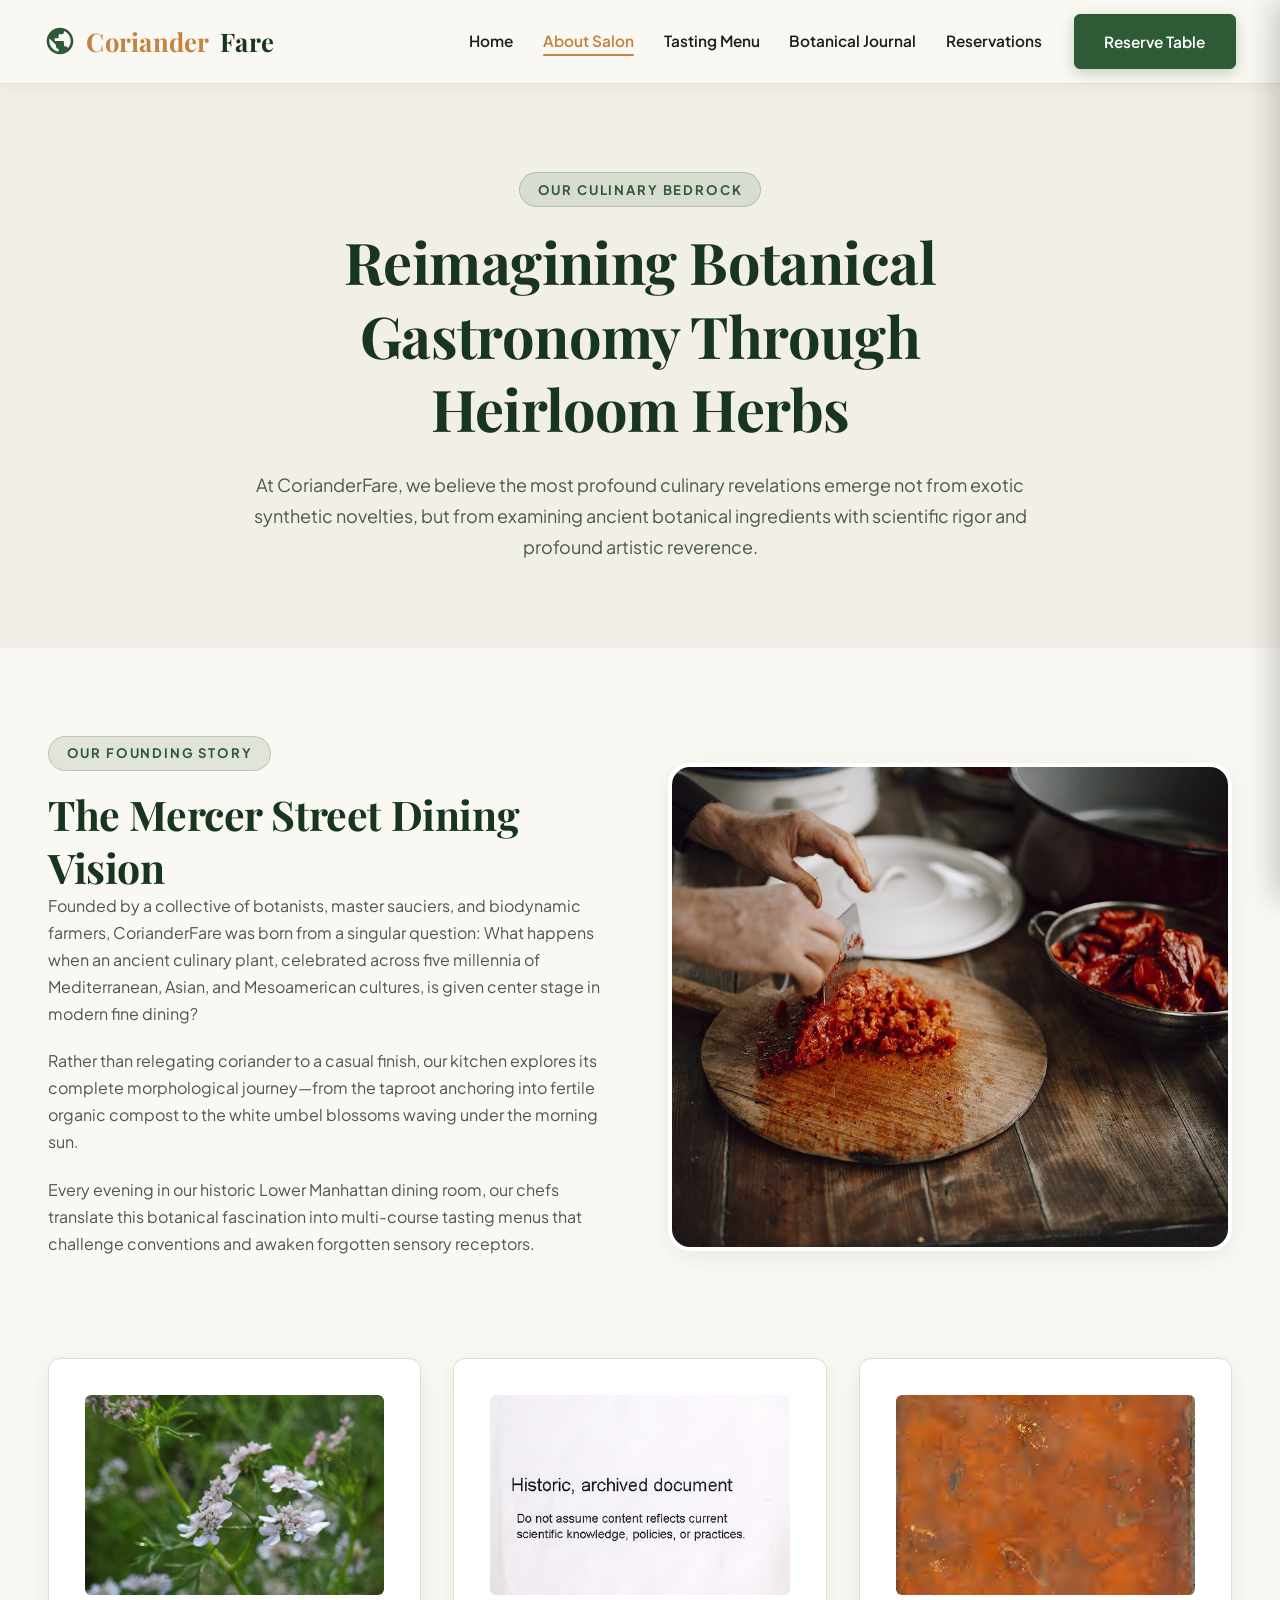
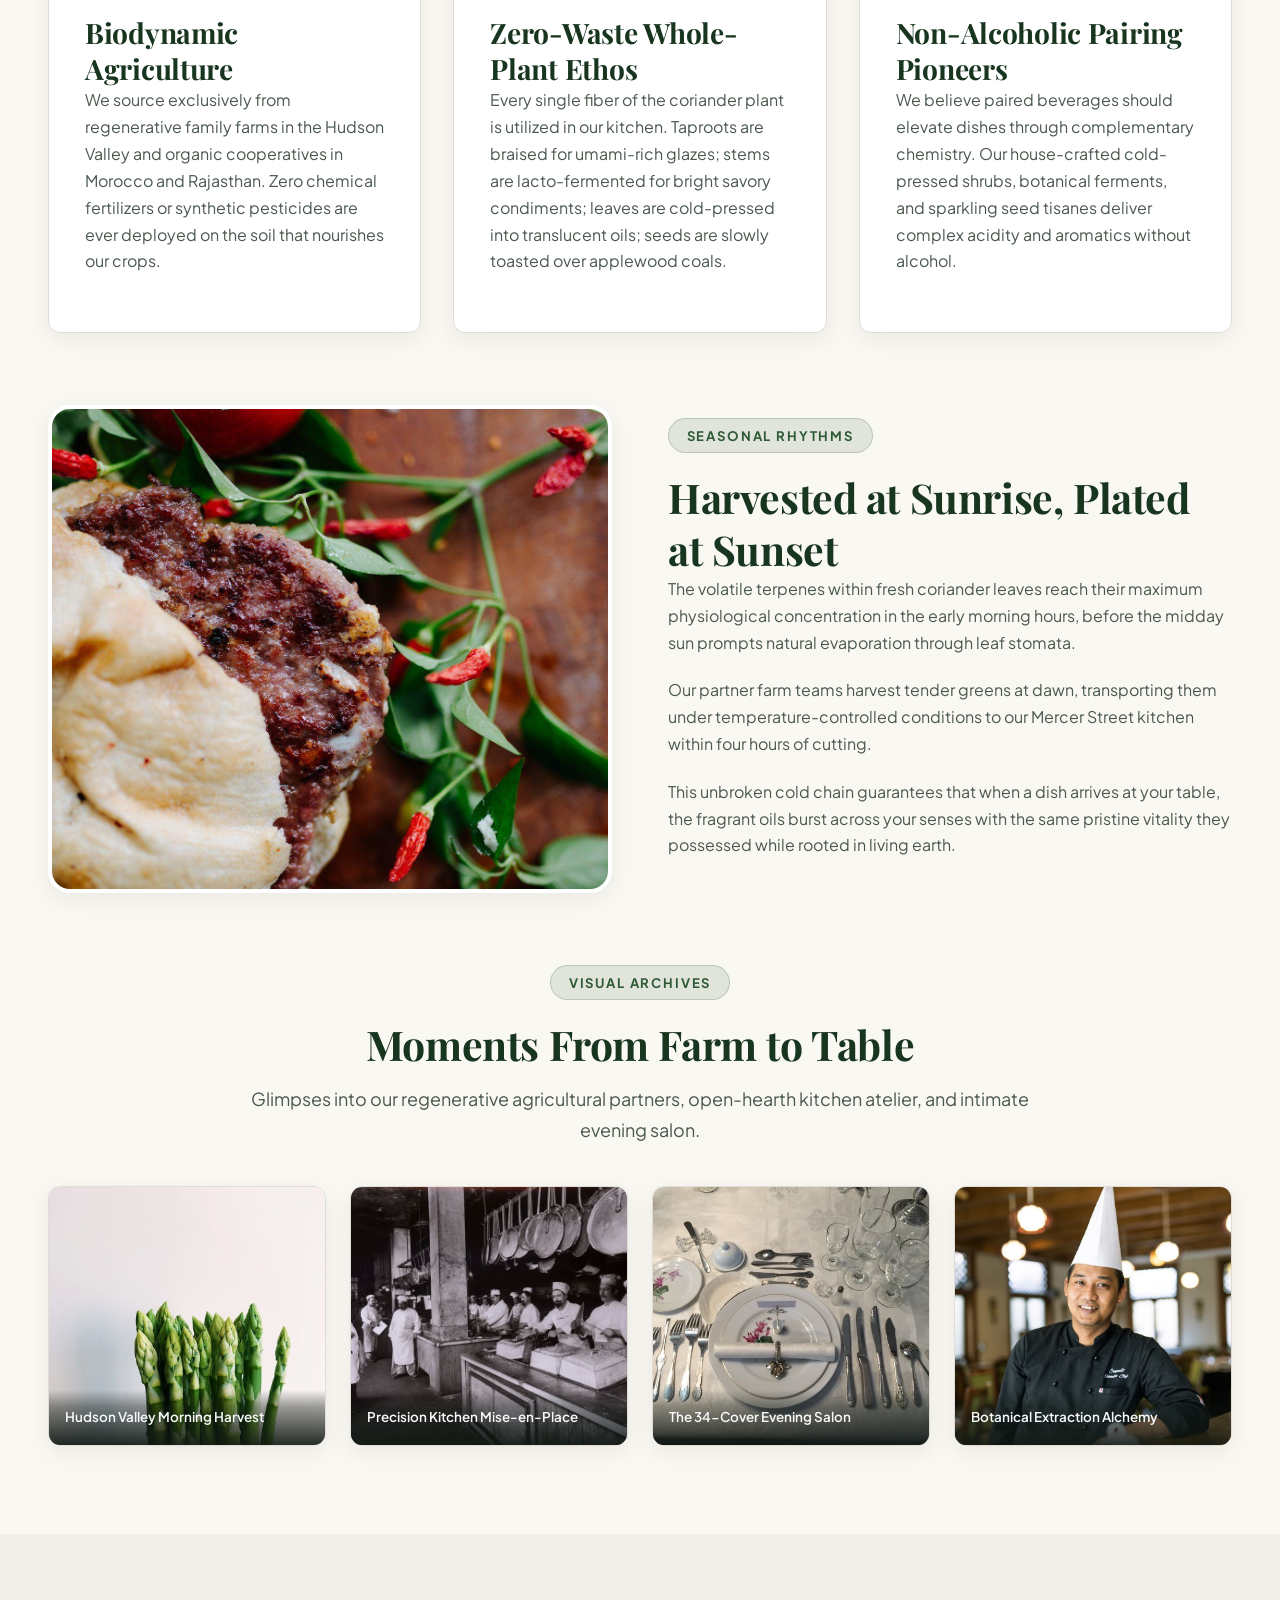
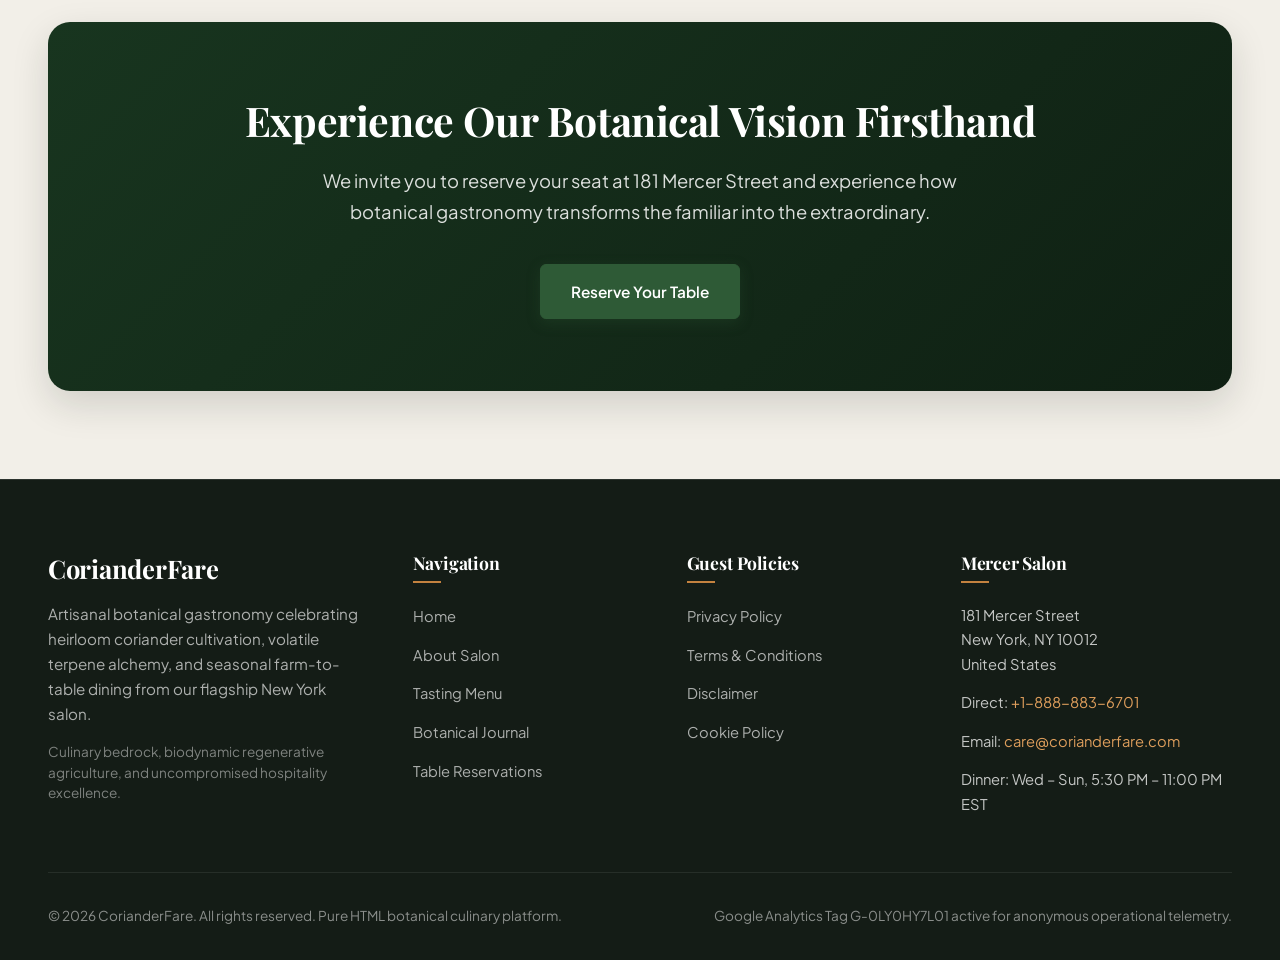
<file: about.html>
<!DOCTYPE html>
<html lang="en">
<head>
  <meta charset="UTF-8">
  <meta name="viewport" content="width=device-width, initial-scale=1.0">
  <title>About Dining Salon | CorianderFare Botanical Culinary Philosophy</title>
  <meta name="description" content="Discover the origin, regenerative farming partners, and botanical gastronomic philosophy of CorianderFare at 181 Mercer Street, New York.">
  <link rel="canonical" href="https://corianderfare.com/">

  <!-- Google Analytics Tag -->
  <script async src="https://www.googletagmanager.com/gtag/js?id=G-0LY0HY7L01"></script>
  <script>
    window.dataLayer = window.dataLayer || [];
    function gtag(){dataLayer.push(arguments);}
    gtag('js', new Date());
    gtag('config', 'G-0LY0HY7L01');
  </script>

  <!-- Typography -->
  <link rel="preconnect" href="https://fonts.googleapis.com">
  <link rel="preconnect" href="https://fonts.gstatic.com" crossorigin>
  <link href="https://fonts.googleapis.com/css2?family=Cinzel:wght@600;700;800&family=Playfair+Display:ital,wght@0,600;0,700;1,400&family=Plus+Jakarta+Sans:ital,wght@0,400;0,500;0,600;0,700;1,400&display=swap" rel="stylesheet">

  <!-- Stylesheets -->
  <link rel="stylesheet" href="assets/css/style.css">
</head>
<body>
  <!-- Header -->
  <header class="site-header">
    <div class="container header-inner">
      <a href="index.html" class="site-logo" aria-label="CorianderFare Home">
        <svg class="site-logo-icon" viewBox="0 0 24 24" fill="currentColor">
          <path d="M12 2C6.48 2 2 6.48 2 12s4.48 10 10 10 10-4.48 10-10S17.52 2 12 2zm-1 17.93c-3.95-.49-7-3.85-7-7.93 0-.62.08-1.21.21-1.79L9 15v1c0 1.1.9 2 2 2v1.93zm6.9-2.54c-.26-.81-1-1.39-1.9-1.39h-1v-3c0-.55-.45-1-1-1H8v-2h2c.55 0 1-.45 1-1V7h2c1.1 0 2-.9 2-2v-.41c2.93 1.19 5 4.06 5 7.41 0 2.08-.8 3.97-2.1 5.4z"/>
        </svg>
        <span>Coriander</span>Fare
      </a>

      <nav class="nav-desktop" aria-label="Desktop Navigation">
        <ul class="nav-links-list">
          <li><a href="index.html" class="nav-link ">Home</a></li>
          <li><a href="about.html" class="nav-link active">About Salon</a></li>
          <li><a href="index.html#tasting-menu" class="nav-link">Tasting Menu</a></li>
          <li><a href="blog.html" class="nav-link ">Botanical Journal</a></li>
          <li><a href="contact.html" class="nav-link ">Reservations</a></li>
          <!-- Policy links strictly hidden on desktop via .nav-item-policy -->
          <li class="nav-item-policy"><a href="privacy-policy.html" class="nav-link">Privacy Policy</a></li>
          <li class="nav-item-policy"><a href="terms-and-conditions.html" class="nav-link">Terms & Conditions</a></li>
          <li class="nav-item-policy"><a href="disclaimer.html" class="nav-link">Disclaimer</a></li>
          <li class="nav-item-policy"><a href="cookie-policy.html" class="nav-link">Cookie Policy</a></li>
        </ul>
        <div class="header-cta-group">
          <a href="contact.html" class="btn btn-primary">Reserve Table</a>
        </div>
      </nav>

      <button class="mobile-menu-btn" aria-label="Toggle navigation menu">
        &#9776;
      </button>
    </div>
  </header>

  <!-- Mobile Drawer Overlay & Drawer -->
  <div class="mobile-drawer-overlay"></div>
  <aside class="mobile-drawer" aria-label="Mobile Navigation Drawer">
    <div class="mobile-drawer-header">
      <a href="index.html" class="site-logo">
        <span>Coriander</span>Fare
      </a>
      <button class="mobile-drawer-close" aria-label="Close menu">&times;</button>
    </div>
    <ul class="mobile-drawer-links">
      <li><a href="index.html" class="mobile-drawer-link">Home</a></li>
      <li><a href="about.html" class="mobile-drawer-link">About Dining Salon</a></li>
      <li><a href="index.html#tasting-menu" class="mobile-drawer-link">Seasonal Tasting Menu</a></li>
      <li><a href="blog.html" class="mobile-drawer-link">Botanical Journal</a></li>
      <li><a href="contact.html" class="mobile-drawer-link">Reservations & Private Events</a></li>
    </ul>
    <div class="mobile-drawer-policy-section">
      <div class="mobile-drawer-policy-title">Guest Governance & Policies</div>
      <ul class="mobile-drawer-policy-links">
        <li><a href="privacy-policy.html">Privacy Policy</a></li>
        <li><a href="terms-and-conditions.html">Terms & Conditions</a></li>
        <li><a href="disclaimer.html">Disclaimer</a></li>
        <li><a href="cookie-policy.html">Cookie Policy</a></li>
      </ul>
    </div>
  </aside>
  <main>
    <section class="section" style="background-color: var(--bg-secondary); padding: 5.5rem 1.5rem 4rem;">
      <div class="container" style="max-width: 860px; text-align: center;">
        <span class="section-tag">Our Culinary Bedrock</span>
        <h1 style="margin-bottom: 1.5rem;">Reimagining Botanical Gastronomy Through Heirloom Herbs</h1>
        <p class="section-desc">At CorianderFare, we believe the most profound culinary revelations emerge not from exotic synthetic novelties, but from examining ancient botanical ingredients with scientific rigor and profound artistic reverence.</p>
      </div>
    </section>

    <section class="section">
      <div class="container">
        <div class="atelier-split" style="margin-bottom: 5rem;">
          <div>
            <span class="section-tag">Our Founding Story</span>
            <h2>The Mercer Street Dining Vision</h2>
            <p>Founded by a collective of botanists, master sauciers, and biodynamic farmers, CorianderFare was born from a singular question: What happens when an ancient culinary plant, celebrated across five millennia of Mediterranean, Asian, and Mesoamerican cultures, is given center stage in modern fine dining?</p>
            <p>Rather than relegating coriander to a casual finish, our kitchen explores its complete morphological journey—from the taproot anchoring into fertile organic compost to the white umbel blossoms waving under the morning sun.</p>
            <p>Every evening in our historic Lower Manhattan dining room, our chefs translate this botanical fascination into multi-course tasting menus that challenge conventions and awaken forgotten sensory receptors.</p>
          </div>
          <div class="atelier-image-box">
            <img src="assets/images/kitchen_atelier_prep.jpg" alt="Botanical culinary prep bench with fresh coriander herbs and whole seeds" width="560" height="480" loading="lazy">
          </div>
        </div>

        <div class="grid-3" style="margin-bottom: 4.5rem;">
          <div class="botanical-card">
            <div class="card-media-wrap">
              <img src="assets/images/coriander_blossom_field.jpg" alt="Flowering coriander umbels across biodynamic organic farm" width="400" height="220" loading="lazy">
            </div>
            <h3>Biodynamic Agriculture</h3>
            <p>We source exclusively from regenerative family farms in the Hudson Valley and organic cooperatives in Morocco and Rajasthan. Zero chemical fertilizers or synthetic pesticides are ever deployed on the soil that nourishes our crops.</p>
          </div>

          <div class="botanical-card">
            <div class="card-media-wrap">
              <img src="assets/images/roasted_spice_blend.jpg" alt="Roasted whole botanical spices and crushed coriander seeds" width="400" height="220" loading="lazy">
            </div>
            <h3>Zero-Waste Whole-Plant Ethos</h3>
            <p>Every single fiber of the coriander plant is utilized in our kitchen. Taproots are braised for umami-rich glazes; stems are lacto-fermented for bright savory condiments; leaves are cold-pressed into translucent oils; seeds are slowly toasted over applewood coals.</p>
          </div>

          <div class="botanical-card">
            <div class="card-media-wrap">
              <img src="assets/images/herbal_botanical_infusion.jpg" alt="Cold-pressed botanical herb infusion glass with aromatic seeds" width="400" height="220" loading="lazy">
            </div>
            <h3>Non-Alcoholic Pairing Pioneers</h3>
            <p>We believe paired beverages should elevate dishes through complementary chemistry. Our house-crafted cold-pressed shrubs, botanical ferments, and sparkling seed tisanes deliver complex acidity and aromatics without alcohol.</p>
          </div>
        </div>

        <div class="atelier-split" style="align-items: center;">
          <div class="atelier-image-box">
            <img src="assets/images/herb_harvest_basket.jpg" alt="Freshly harvested organic coriander and culinary herbs in woven willow basket" width="560" height="480" loading="lazy">
          </div>
          <div>
            <span class="section-tag">Seasonal Rhythms</span>
            <h2>Harvested at Sunrise, Plated at Sunset</h2>
            <p>The volatile terpenes within fresh coriander leaves reach their maximum physiological concentration in the early morning hours, before the midday sun prompts natural evaporation through leaf stomata.</p>
            <p>Our partner farm teams harvest tender greens at dawn, transporting them under temperature-controlled conditions to our Mercer Street kitchen within four hours of cutting.</p>
            <p>This unbroken cold chain guarantees that when a dish arrives at your table, the fragrant oils burst across your senses with the same pristine vitality they possessed while rooted in living earth.</p>
          </div>
        </div>

        <!-- VISUAL SALON & FARM GALLERY -->
        <div style="margin-top: 4.5rem;">
          <div class="section-title-wrap" style="text-align: center; margin-bottom: 2rem;">
            <span class="section-tag">Visual Archives</span>
            <h2>Moments From Farm to Table</h2>
            <p class="section-desc">Glimpses into our regenerative agricultural partners, open-hearth kitchen atelier, and intimate evening salon.</p>
          </div>
          <div class="about-gallery-grid">
            <div class="about-gallery-item">
              <img src="assets/images/about_gallery_farm.jpg" alt="Morning harvest of botanical herbs from biodynamic partner farm" width="400" height="260" loading="lazy">
              <div class="about-gallery-caption">Hudson Valley Morning Harvest</div>
            </div>
            <div class="about-gallery-item">
              <img src="assets/images/about_gallery_kitchen.jpg" alt="Mercer Street culinary brigade during precision mise-en-place" width="400" height="260" loading="lazy">
              <div class="about-gallery-caption">Precision Kitchen Mise-en-Place</div>
            </div>
            <div class="about-gallery-item">
              <img src="assets/images/about_gallery_table.jpg" alt="Handcrafted walnut salon tables set with Riedel glassware" width="400" height="260" loading="lazy">
              <div class="about-gallery-caption">The 34-Cover Evening Salon</div>
            </div>
            <div class="about-gallery-item">
              <img src="assets/images/about_gallery_chef.jpg" alt="Executive Chef evaluating aromatic nuance of coriander extraction" width="400" height="260" loading="lazy">
              <div class="about-gallery-caption">Botanical Extraction Alchemy</div>
            </div>
          </div>
        </div>
      </div>
    </section>

    <!-- Table Reservation Banner -->
    <section class="section" style="background-color: var(--bg-secondary);">
      <div class="container">
        <div class="cta-banner">
          <h2>Experience Our Botanical Vision Firsthand</h2>
          <p>We invite you to reserve your seat at 181 Mercer Street and experience how botanical gastronomy transforms the familiar into the extraordinary.</p>
          <a href="contact.html" class="btn btn-primary">Reserve Your Table</a>
        </div>
      </div>
    </section>
  </main>
  <!-- Footer -->
  <footer class="site-footer">
    <div class="container">
      <div class="footer-grid">
        <div class="footer-brand">
          <h3>CorianderFare</h3>
          <div style="color:rgba(255,255,255,0.65); font-size:0.95rem; line-height:1.65; margin-bottom:1rem;">Artisanal botanical gastronomy celebrating heirloom coriander cultivation, volatile terpene alchemy, and seasonal farm-to-table dining from our flagship New York salon.</div>
          <div style="font-size:0.85rem; color:rgba(255,255,255,0.45); line-height:1.5;">Culinary bedrock, biodynamic regenerative agriculture, and uncompromised hospitality excellence.</div>
        </div>

        <div class="footer-col">
          <h4>Navigation</h4>
          <ul class="footer-links">
            <li><a href="index.html">Home</a></li>
            <li><a href="about.html">About Salon</a></li>
            <li><a href="index.html#tasting-menu">Tasting Menu</a></li>
            <li><a href="blog.html">Botanical Journal</a></li>
            <li><a href="contact.html">Table Reservations</a></li>
          </ul>
        </div>

        <div class="footer-col">
          <h4>Guest Policies</h4>
          <ul class="footer-links">
            <li><a href="privacy-policy.html">Privacy Policy</a></li>
            <li><a href="terms-and-conditions.html">Terms & Conditions</a></li>
            <li><a href="disclaimer.html">Disclaimer</a></li>
            <li><a href="cookie-policy.html">Cookie Policy</a></li>
          </ul>
        </div>

        <div class="footer-col">
          <h4>Mercer Salon</h4>
          <div class="footer-contact-info">
            <div>181 Mercer Street<br>New York, NY 10012<br>United States</div>
            <div>Direct: <a href="tel:+18887775845" style="color:var(--accent-light);">+1-888-883-6701</a></div>
            <div>Email: <a href="mailto:care@corianderfare.com" style="color:var(--accent-light);">care@corianderfare.com</a></div>
            <div>Dinner: Wed &ndash; Sun, 5:30 PM &ndash; 11:00 PM EST</div>
          </div>
        </div>
      </div>

      <div class="footer-bottom">
        <div>&copy; 2026 CorianderFare. All rights reserved. Pure HTML botanical culinary platform.</div>
        <div>Google Analytics Tag G-0LY0HY7L01 active for anonymous operational telemetry.</div>
      </div>
    </div>
  </footer>

  <script src="assets/js/main.js"></script>
</body>
</html>
</file>
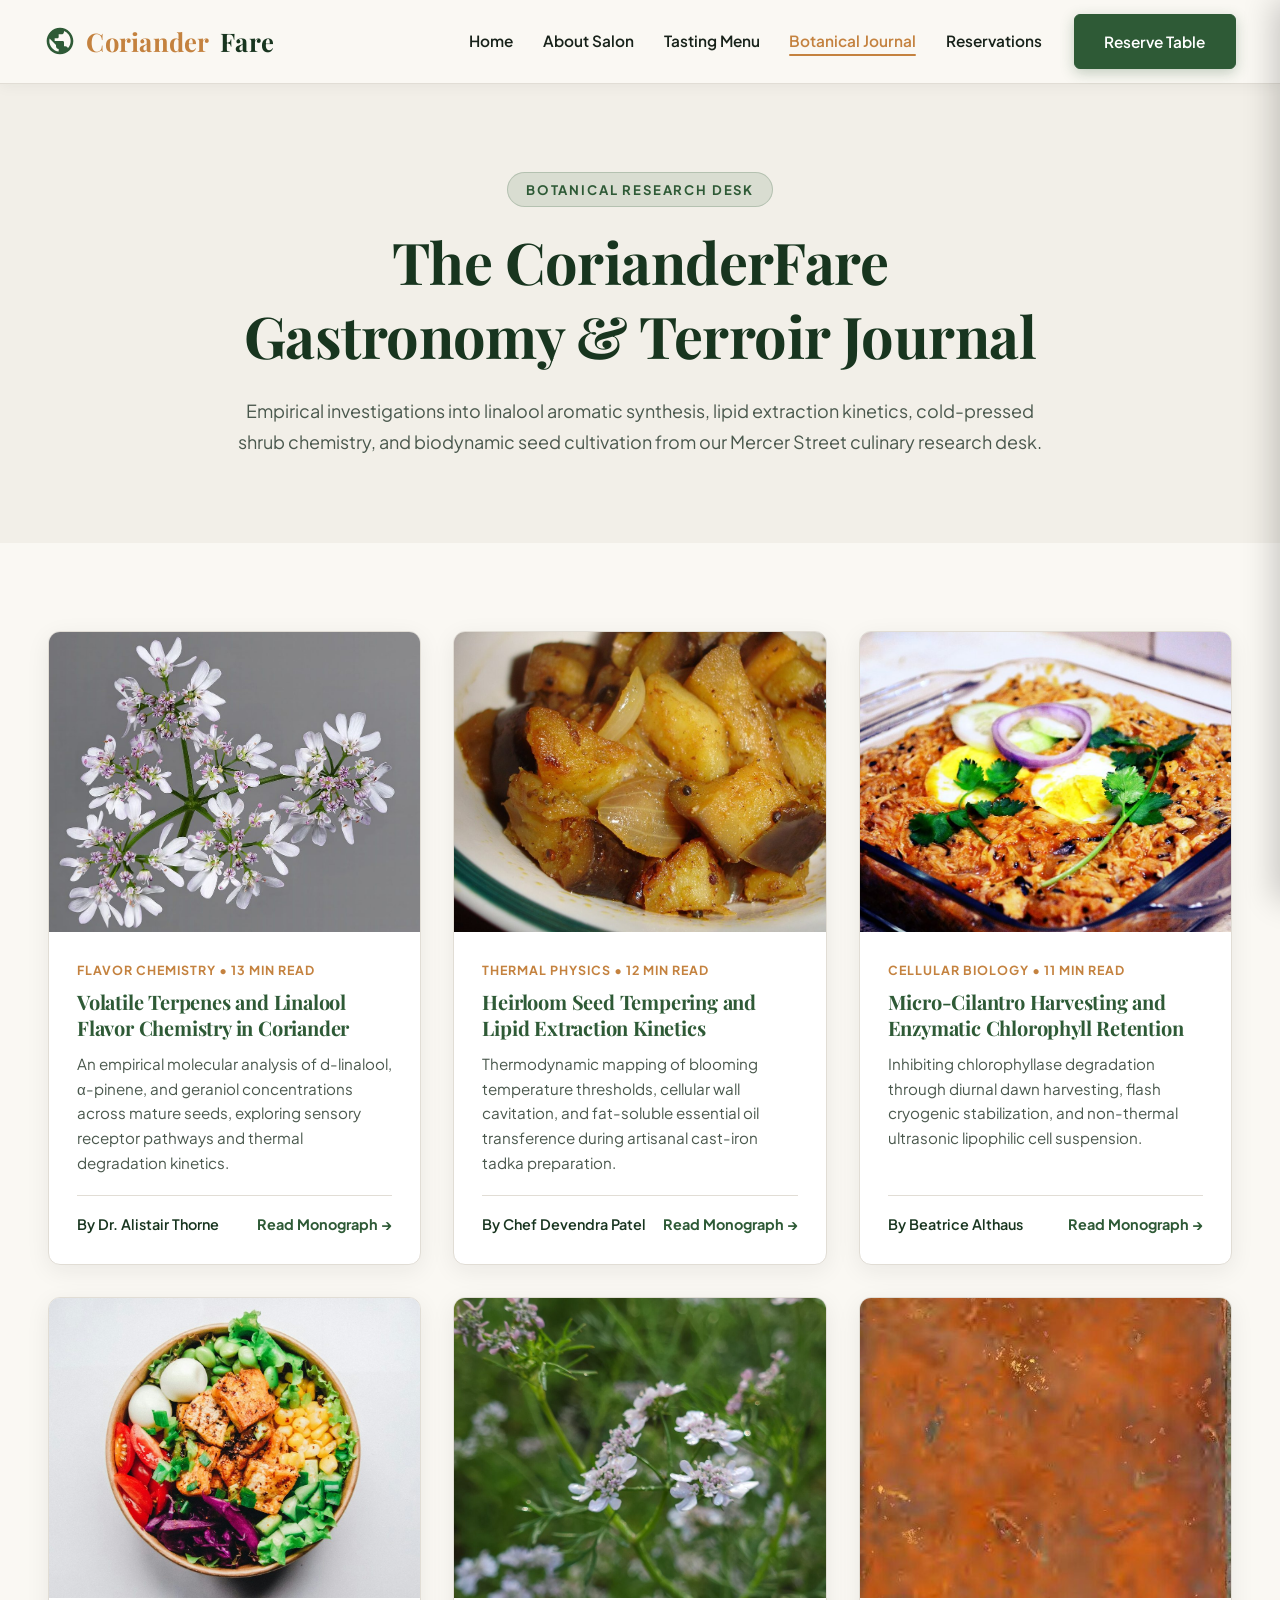
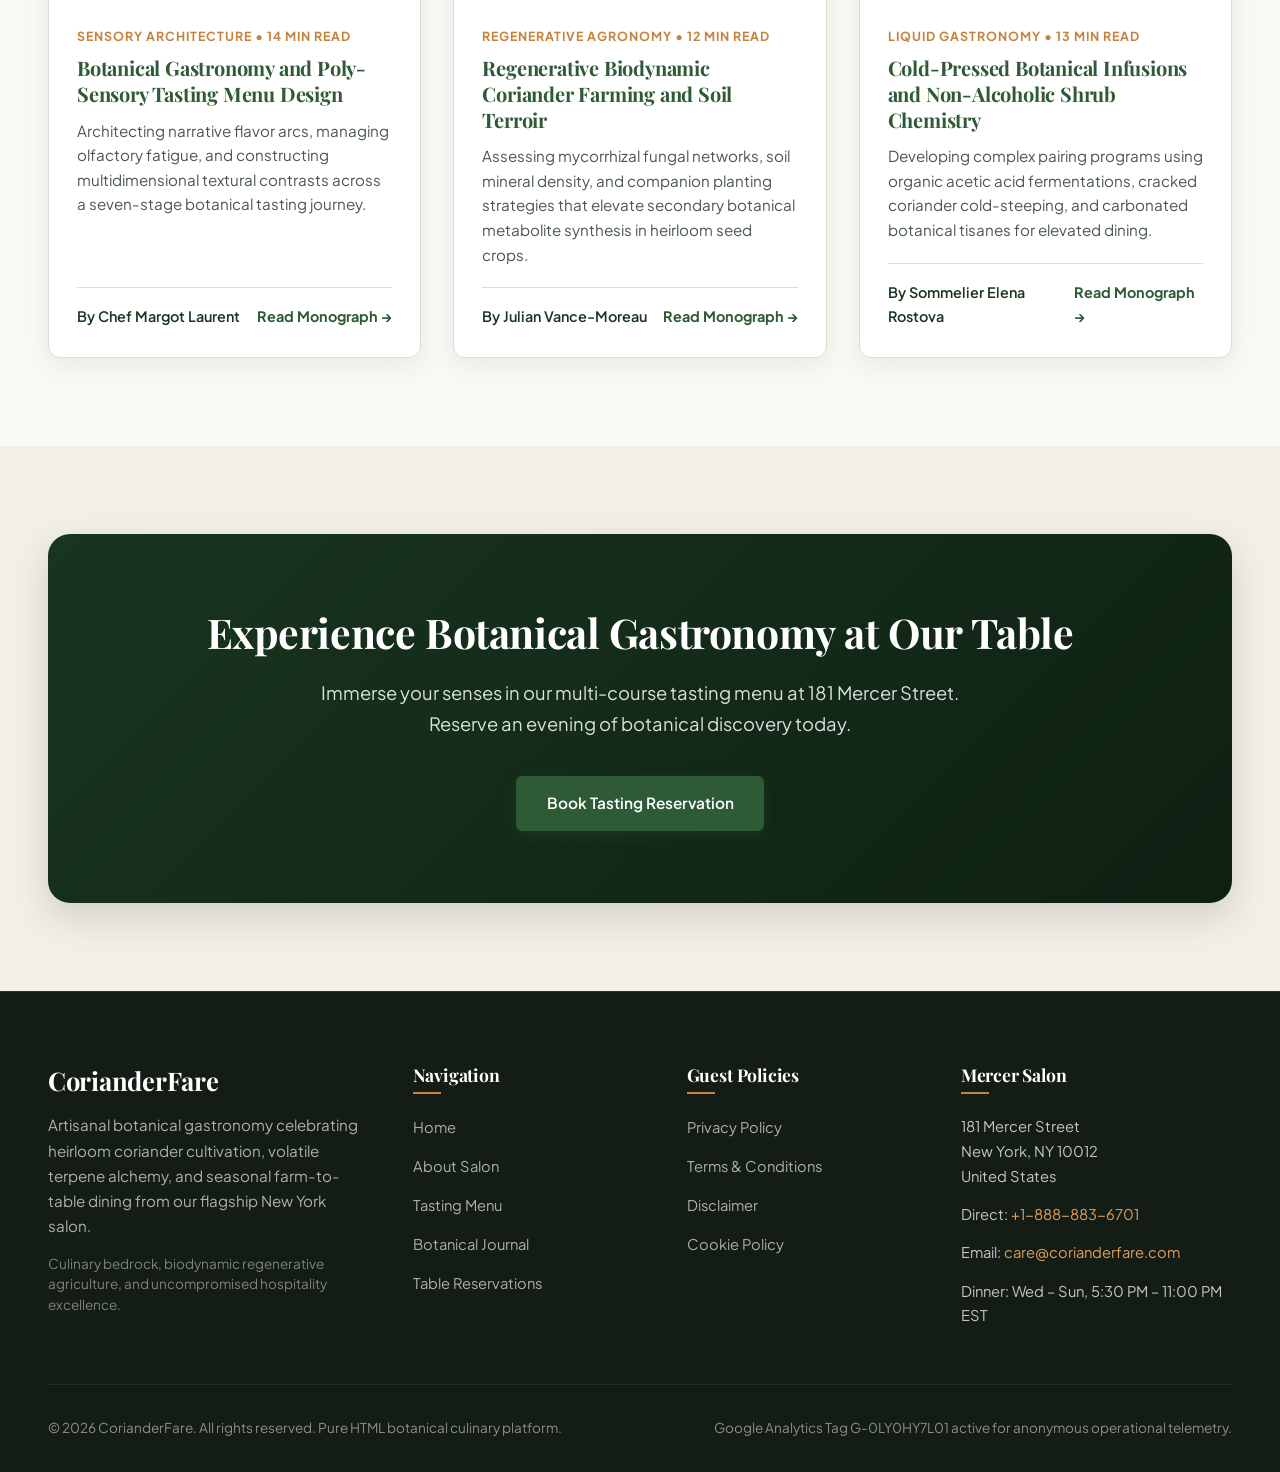
<file: blog.html>
<!DOCTYPE html>
<html lang="en">
<head>
  <meta charset="UTF-8">
  <meta name="viewport" content="width=device-width, initial-scale=1.0">
  <title>Botanical Gastronomy Journal & Culinary Science Monographs | CorianderFare</title>
  <meta name="description" content="Scholarly monographs on volatile terpene chemistry, heirloom seed tempering, micro-cilantro kinetics, and non-alcoholic shrub pairings.">
  <link rel="canonical" href="https://corianderfare.com/">

  <!-- Google Analytics Tag -->
  <script async src="https://www.googletagmanager.com/gtag/js?id=G-0LY0HY7L01"></script>
  <script>
    window.dataLayer = window.dataLayer || [];
    function gtag(){dataLayer.push(arguments);}
    gtag('js', new Date());
    gtag('config', 'G-0LY0HY7L01');
  </script>

  <!-- Typography -->
  <link rel="preconnect" href="https://fonts.googleapis.com">
  <link rel="preconnect" href="https://fonts.gstatic.com" crossorigin>
  <link href="https://fonts.googleapis.com/css2?family=Cinzel:wght@600;700;800&family=Playfair+Display:ital,wght@0,600;0,700;1,400&family=Plus+Jakarta+Sans:ital,wght@0,400;0,500;0,600;0,700;1,400&display=swap" rel="stylesheet">

  <!-- Stylesheets -->
  <link rel="stylesheet" href="assets/css/style.css">
</head>
<body>
  <!-- Header -->
  <header class="site-header">
    <div class="container header-inner">
      <a href="index.html" class="site-logo" aria-label="CorianderFare Home">
        <svg class="site-logo-icon" viewBox="0 0 24 24" fill="currentColor">
          <path d="M12 2C6.48 2 2 6.48 2 12s4.48 10 10 10 10-4.48 10-10S17.52 2 12 2zm-1 17.93c-3.95-.49-7-3.85-7-7.93 0-.62.08-1.21.21-1.79L9 15v1c0 1.1.9 2 2 2v1.93zm6.9-2.54c-.26-.81-1-1.39-1.9-1.39h-1v-3c0-.55-.45-1-1-1H8v-2h2c.55 0 1-.45 1-1V7h2c1.1 0 2-.9 2-2v-.41c2.93 1.19 5 4.06 5 7.41 0 2.08-.8 3.97-2.1 5.4z"/>
        </svg>
        <span>Coriander</span>Fare
      </a>

      <nav class="nav-desktop" aria-label="Desktop Navigation">
        <ul class="nav-links-list">
          <li><a href="index.html" class="nav-link ">Home</a></li>
          <li><a href="about.html" class="nav-link ">About Salon</a></li>
          <li><a href="index.html#tasting-menu" class="nav-link">Tasting Menu</a></li>
          <li><a href="blog.html" class="nav-link active">Botanical Journal</a></li>
          <li><a href="contact.html" class="nav-link ">Reservations</a></li>
          <!-- Policy links strictly hidden on desktop via .nav-item-policy -->
          <li class="nav-item-policy"><a href="privacy-policy.html" class="nav-link">Privacy Policy</a></li>
          <li class="nav-item-policy"><a href="terms-and-conditions.html" class="nav-link">Terms & Conditions</a></li>
          <li class="nav-item-policy"><a href="disclaimer.html" class="nav-link">Disclaimer</a></li>
          <li class="nav-item-policy"><a href="cookie-policy.html" class="nav-link">Cookie Policy</a></li>
        </ul>
        <div class="header-cta-group">
          <a href="contact.html" class="btn btn-primary">Reserve Table</a>
        </div>
      </nav>

      <button class="mobile-menu-btn" aria-label="Toggle navigation menu">
        &#9776;
      </button>
    </div>
  </header>

  <!-- Mobile Drawer Overlay & Drawer -->
  <div class="mobile-drawer-overlay"></div>
  <aside class="mobile-drawer" aria-label="Mobile Navigation Drawer">
    <div class="mobile-drawer-header">
      <a href="index.html" class="site-logo">
        <span>Coriander</span>Fare
      </a>
      <button class="mobile-drawer-close" aria-label="Close menu">&times;</button>
    </div>
    <ul class="mobile-drawer-links">
      <li><a href="index.html" class="mobile-drawer-link">Home</a></li>
      <li><a href="about.html" class="mobile-drawer-link">About Dining Salon</a></li>
      <li><a href="index.html#tasting-menu" class="mobile-drawer-link">Seasonal Tasting Menu</a></li>
      <li><a href="blog.html" class="mobile-drawer-link">Botanical Journal</a></li>
      <li><a href="contact.html" class="mobile-drawer-link">Reservations & Private Events</a></li>
    </ul>
    <div class="mobile-drawer-policy-section">
      <div class="mobile-drawer-policy-title">Guest Governance & Policies</div>
      <ul class="mobile-drawer-policy-links">
        <li><a href="privacy-policy.html">Privacy Policy</a></li>
        <li><a href="terms-and-conditions.html">Terms & Conditions</a></li>
        <li><a href="disclaimer.html">Disclaimer</a></li>
        <li><a href="cookie-policy.html">Cookie Policy</a></li>
      </ul>
    </div>
  </aside>
  <main>
    <section class="section" style="background-color: var(--bg-secondary); padding: 5.5rem 1.5rem 4rem;">
      <div class="container" style="max-width: 860px; text-align: center;">
        <span class="section-tag">Botanical Research Desk</span>
        <h1 style="margin-bottom: 1.5rem;">The CorianderFare Gastronomy & Terroir Journal</h1>
        <p class="section-desc">Empirical investigations into linalool aromatic synthesis, lipid extraction kinetics, cold-pressed shrub chemistry, and biodynamic seed cultivation from our Mercer Street culinary research desk.</p>
      </div>
    </section>

    <section class="section">
      <div class="container">
        <div class="grid-3">
          <!-- Post 1 -->
          <article class="dish-card">
            <div class="dish-card-img-wrap">
              <img src="assets/images/blog_seed_essential_oils.jpg" alt="Macro focus on cracked coriander seeds releasing essential aromatic linalool oils" width="400" height="300" loading="lazy">
            </div>
            <div class="dish-card-body">
              <span class="dish-tag">Flavor Chemistry &bull; 13 Min Read</span>
              <h2 class="dish-title" style="font-size:1.25rem;"><a href="blog/volatile-terpenes-and-linalool-flavor-chemistry-in-coriander.html">Volatile Terpenes and Linalool Flavor Chemistry in Coriander</a></h2>
              <p class="dish-desc">An empirical molecular analysis of d-linalool, &alpha;-pinene, and geraniol concentrations across mature seeds, exploring sensory receptor pathways and thermal degradation kinetics.</p>
              <div class="dish-meta">
                <span>By Dr. Alistair Thorne</span>
                <a href="blog/volatile-terpenes-and-linalool-flavor-chemistry-in-coriander.html" style="font-weight:700; color:var(--primary);">Read Monograph &rarr;</a>
              </div>
            </div>
          </article>

          <!-- Post 2 -->
          <article class="dish-card">
            <div class="dish-card-img-wrap">
              <img src="assets/images/blog_temper_technique.jpg" alt="Hot oil tempering of whole coriander seeds in cast iron skillet" width="400" height="300" loading="lazy">
            </div>
            <div class="dish-card-body">
              <span class="dish-tag">Thermal Physics &bull; 12 Min Read</span>
              <h2 class="dish-title" style="font-size:1.25rem;"><a href="blog/heirloom-seed-tempering-and-lipid-extraction-kinetics.html">Heirloom Seed Tempering and Lipid Extraction Kinetics</a></h2>
              <p class="dish-desc">Thermodynamic mapping of blooming temperature thresholds, cellular wall cavitation, and fat-soluble essential oil transference during artisanal cast-iron tadka preparation.</p>
              <div class="dish-meta">
                <span>By Chef Devendra Patel</span>
                <a href="blog/heirloom-seed-tempering-and-lipid-extraction-kinetics.html" style="font-weight:700; color:var(--primary);">Read Monograph &rarr;</a>
              </div>
            </div>
          </article>

          <!-- Post 3 -->
          <article class="dish-card">
            <div class="dish-card-img-wrap">
              <img src="assets/images/blog_botanical_gastronomy.jpg" alt="Fine dining micro-herb composition highlighting fresh cilantro profiles" width="400" height="300" loading="lazy">
            </div>
            <div class="dish-card-body">
              <span class="dish-tag">Cellular Biology &bull; 11 Min Read</span>
              <h2 class="dish-title" style="font-size:1.25rem;"><a href="blog/micro-cilantro-harvesting-and-enzymatic-chlorophyll-retention.html">Micro-Cilantro Harvesting and Enzymatic Chlorophyll Retention</a></h2>
              <p class="dish-desc">Inhibiting chlorophyllase degradation through diurnal dawn harvesting, flash cryogenic stabilization, and non-thermal ultrasonic lipophilic cell suspension.</p>
              <div class="dish-meta">
                <span>By Beatrice Althaus</span>
                <a href="blog/micro-cilantro-harvesting-and-enzymatic-chlorophyll-retention.html" style="font-weight:700; color:var(--primary);">Read Monograph &rarr;</a>
              </div>
            </div>
          </article>

          <!-- Post 4 -->
          <article class="dish-card">
            <div class="dish-card-img-wrap">
              <img src="assets/images/blog_flavor_pairing.jpg" alt="Spiced botanical soup bowl garnished with fresh coriander leaves" width="400" height="300" loading="lazy">
            </div>
            <div class="dish-card-body">
              <span class="dish-tag">Sensory Architecture &bull; 14 Min Read</span>
              <h2 class="dish-title" style="font-size:1.25rem;"><a href="blog/botanical-gastronomy-and-poly-sensory-tasting-menu-design.html">Botanical Gastronomy and Poly-Sensory Tasting Menu Design</a></h2>
              <p class="dish-desc">Architecting narrative flavor arcs, managing olfactory fatigue, and constructing multidimensional textural contrasts across a seven-stage botanical tasting journey.</p>
              <div class="dish-meta">
                <span>By Chef Margot Laurent</span>
                <a href="blog/botanical-gastronomy-and-poly-sensory-tasting-menu-design.html" style="font-weight:700; color:var(--primary);">Read Monograph &rarr;</a>
              </div>
            </div>
          </article>

          <!-- Post 5 -->
          <article class="dish-card">
            <div class="dish-card-img-wrap">
              <img src="assets/images/coriander_blossom_field.jpg" alt="Flowering coriander umbels in organic biodynamic spice farm" width="400" height="300" loading="lazy">
            </div>
            <div class="dish-card-body">
              <span class="dish-tag">Regenerative Agronomy &bull; 12 Min Read</span>
              <h2 class="dish-title" style="font-size:1.25rem;"><a href="blog/regenerative-biodynamic-coriander-farming-and-soil-terroir.html">Regenerative Biodynamic Coriander Farming and Soil Terroir</a></h2>
              <p class="dish-desc">Assessing mycorrhizal fungal networks, soil mineral density, and companion planting strategies that elevate secondary botanical metabolite synthesis in heirloom seed crops.</p>
              <div class="dish-meta">
                <span>By Julian Vance-Moreau</span>
                <a href="blog/regenerative-biodynamic-coriander-farming-and-soil-terroir.html" style="font-weight:700; color:var(--primary);">Read Monograph &rarr;</a>
              </div>
            </div>
          </article>

          <!-- Post 6 -->
          <article class="dish-card">
            <div class="dish-card-img-wrap">
              <img src="assets/images/herbal_botanical_infusion.jpg" alt="Steeped cold-pressed coriander seed and botanical herb tonic" width="400" height="300" loading="lazy">
            </div>
            <div class="dish-card-body">
              <span class="dish-tag">Liquid Gastronomy &bull; 13 Min Read</span>
              <h2 class="dish-title" style="font-size:1.25rem;"><a href="blog/cold-pressed-botanical-infusions-and-non-alcoholic-shrub-chemistry.html">Cold-Pressed Botanical Infusions and Non-Alcoholic Shrub Chemistry</a></h2>
              <p class="dish-desc">Developing complex pairing programs using organic acetic acid fermentations, cracked coriander cold-steeping, and carbonated botanical tisanes for elevated dining.</p>
              <div class="dish-meta">
                <span>By Sommelier Elena Rostova</span>
                <a href="blog/cold-pressed-botanical-infusions-and-non-alcoholic-shrub-chemistry.html" style="font-weight:700; color:var(--primary);">Read Monograph &rarr;</a>
              </div>
            </div>
          </article>
        </div>
      </div>
    </section>

    <!-- Table Reservation Banner -->
    <section class="section" style="background-color: var(--bg-secondary);">
      <div class="container">
        <div class="cta-banner">
          <h2>Experience Botanical Gastronomy at Our Table</h2>
          <p>Immerse your senses in our multi-course tasting menu at 181 Mercer Street. Reserve an evening of botanical discovery today.</p>
          <a href="contact.html" class="btn btn-primary">Book Tasting Reservation</a>
        </div>
      </div>
    </section>
  </main>
  <!-- Footer -->
  <footer class="site-footer">
    <div class="container">
      <div class="footer-grid">
        <div class="footer-brand">
          <h3>CorianderFare</h3>
          <div style="color:rgba(255,255,255,0.65); font-size:0.95rem; line-height:1.65; margin-bottom:1rem;">Artisanal botanical gastronomy celebrating heirloom coriander cultivation, volatile terpene alchemy, and seasonal farm-to-table dining from our flagship New York salon.</div>
          <div style="font-size:0.85rem; color:rgba(255,255,255,0.45); line-height:1.5;">Culinary bedrock, biodynamic regenerative agriculture, and uncompromised hospitality excellence.</div>
        </div>

        <div class="footer-col">
          <h4>Navigation</h4>
          <ul class="footer-links">
            <li><a href="index.html">Home</a></li>
            <li><a href="about.html">About Salon</a></li>
            <li><a href="index.html#tasting-menu">Tasting Menu</a></li>
            <li><a href="blog.html">Botanical Journal</a></li>
            <li><a href="contact.html">Table Reservations</a></li>
          </ul>
        </div>

        <div class="footer-col">
          <h4>Guest Policies</h4>
          <ul class="footer-links">
            <li><a href="privacy-policy.html">Privacy Policy</a></li>
            <li><a href="terms-and-conditions.html">Terms & Conditions</a></li>
            <li><a href="disclaimer.html">Disclaimer</a></li>
            <li><a href="cookie-policy.html">Cookie Policy</a></li>
          </ul>
        </div>

        <div class="footer-col">
          <h4>Mercer Salon</h4>
          <div class="footer-contact-info">
            <div>181 Mercer Street<br>New York, NY 10012<br>United States</div>
            <div>Direct: <a href="tel:+18887775845" style="color:var(--accent-light);">+1-888-883-6701</a></div>
            <div>Email: <a href="mailto:care@corianderfare.com" style="color:var(--accent-light);">care@corianderfare.com</a></div>
            <div>Dinner: Wed &ndash; Sun, 5:30 PM &ndash; 11:00 PM EST</div>
          </div>
        </div>
      </div>

      <div class="footer-bottom">
        <div>&copy; 2026 CorianderFare. All rights reserved. Pure HTML botanical culinary platform.</div>
        <div>Google Analytics Tag G-0LY0HY7L01 active for anonymous operational telemetry.</div>
      </div>
    </div>
  </footer>

  <script src="assets/js/main.js"></script>
</body>
</html>
</file>
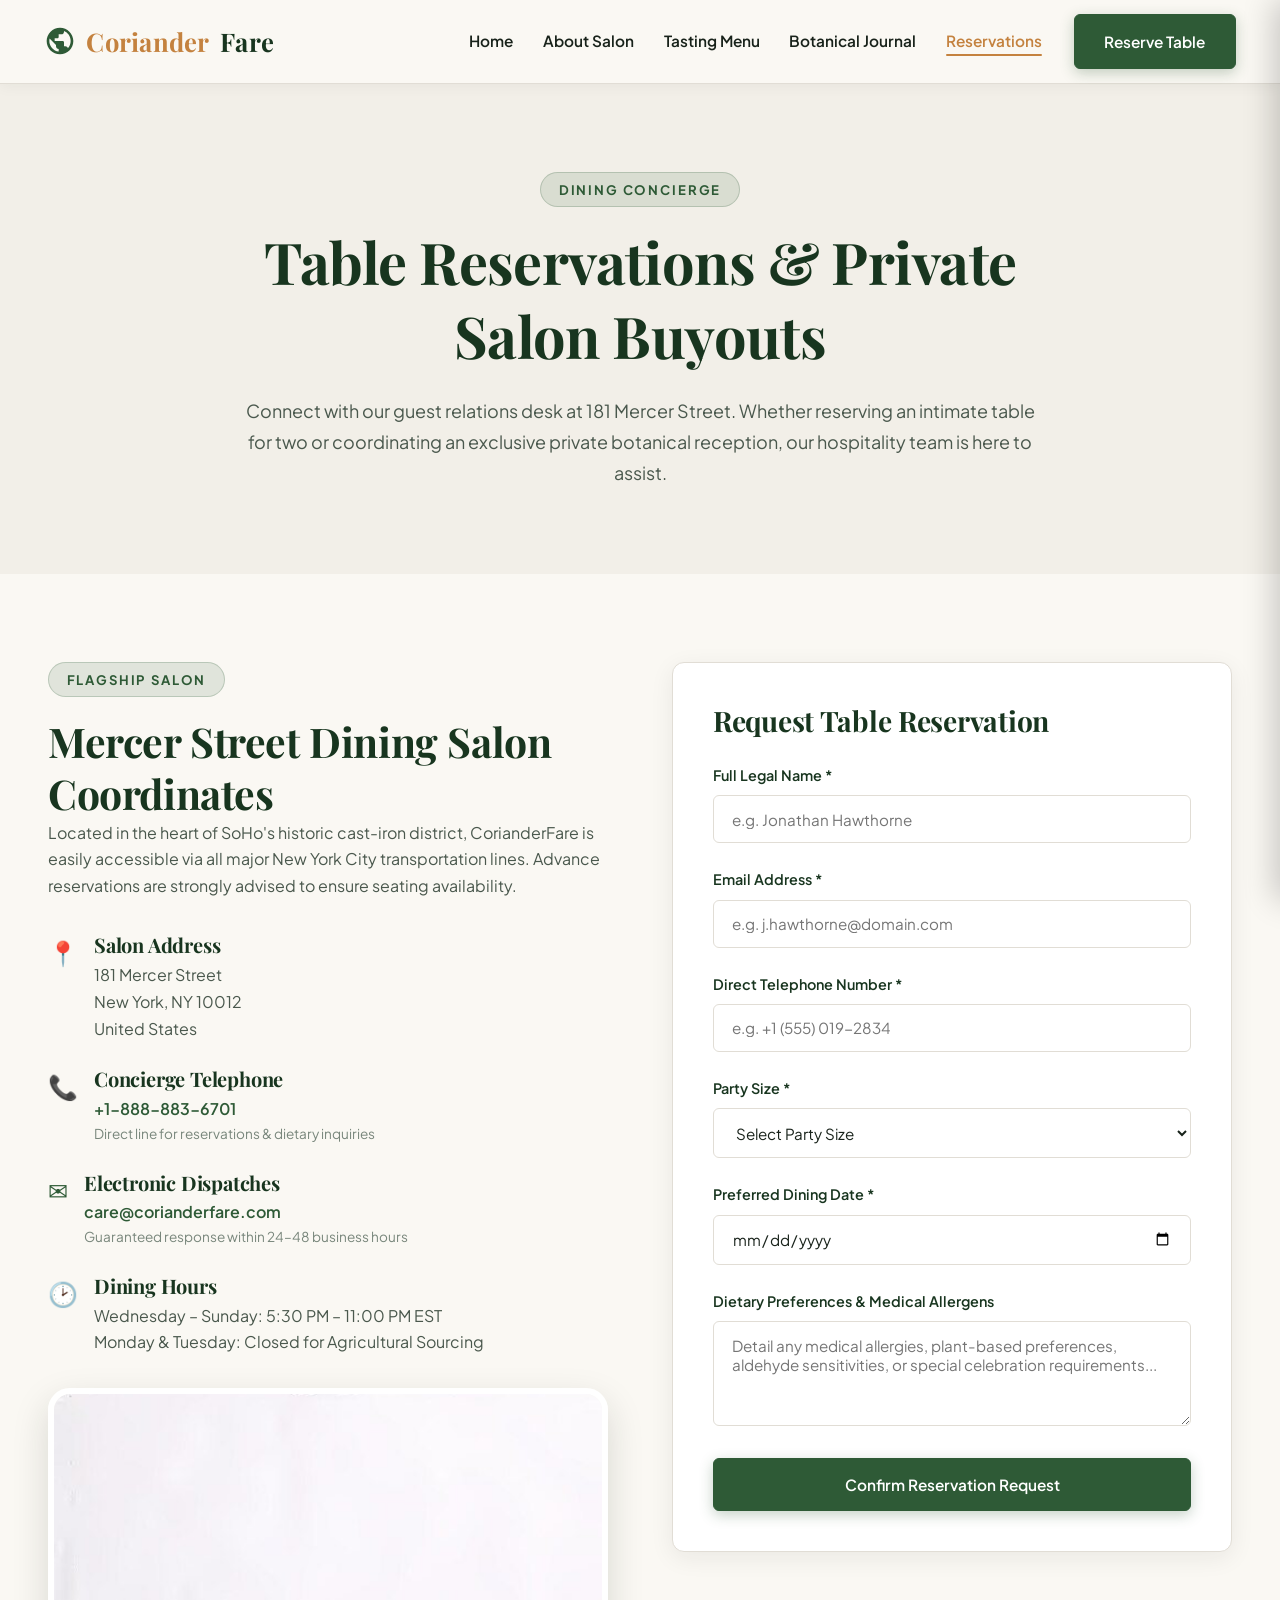
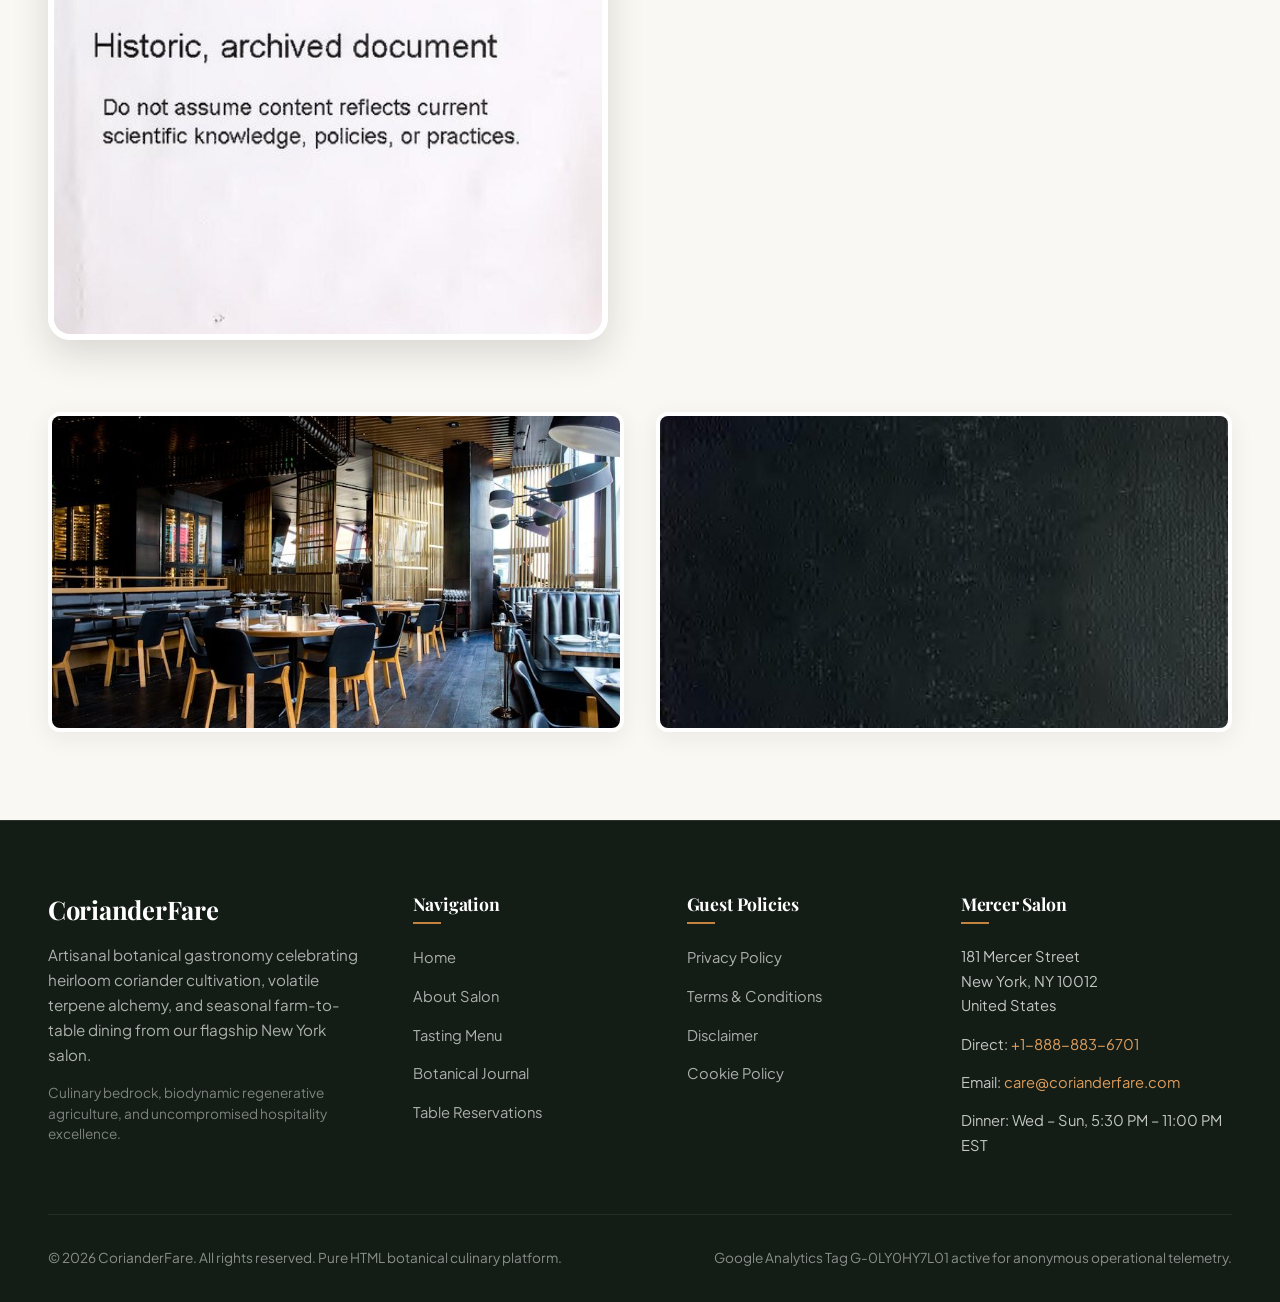
<file: contact.html>
<!DOCTYPE html>
<html lang="en">
<head>
  <meta charset="UTF-8">
  <meta name="viewport" content="width=device-width, initial-scale=1.0">
  <title>Table Reservations & Private Events | CorianderFare 181 Mercer Street</title>
  <meta name="description" content="Book a dining table, inquire about private salon buyouts, or contact the culinary concierge at CorianderFare in Lower Manhattan, New York.">
  <link rel="canonical" href="https://corianderfare.com/">

  <!-- Google Analytics Tag -->
  <script async src="https://www.googletagmanager.com/gtag/js?id=G-0LY0HY7L01"></script>
  <script>
    window.dataLayer = window.dataLayer || [];
    function gtag(){dataLayer.push(arguments);}
    gtag('js', new Date());
    gtag('config', 'G-0LY0HY7L01');
  </script>

  <!-- Typography -->
  <link rel="preconnect" href="https://fonts.googleapis.com">
  <link rel="preconnect" href="https://fonts.gstatic.com" crossorigin>
  <link href="https://fonts.googleapis.com/css2?family=Cinzel:wght@600;700;800&family=Playfair+Display:ital,wght@0,600;0,700;1,400&family=Plus+Jakarta+Sans:ital,wght@0,400;0,500;0,600;0,700;1,400&display=swap" rel="stylesheet">

  <!-- Stylesheets -->
  <link rel="stylesheet" href="assets/css/style.css">
</head>
<body>
  <!-- Header -->
  <header class="site-header">
    <div class="container header-inner">
      <a href="index.html" class="site-logo" aria-label="CorianderFare Home">
        <svg class="site-logo-icon" viewBox="0 0 24 24" fill="currentColor">
          <path d="M12 2C6.48 2 2 6.48 2 12s4.48 10 10 10 10-4.48 10-10S17.52 2 12 2zm-1 17.93c-3.95-.49-7-3.85-7-7.93 0-.62.08-1.21.21-1.79L9 15v1c0 1.1.9 2 2 2v1.93zm6.9-2.54c-.26-.81-1-1.39-1.9-1.39h-1v-3c0-.55-.45-1-1-1H8v-2h2c.55 0 1-.45 1-1V7h2c1.1 0 2-.9 2-2v-.41c2.93 1.19 5 4.06 5 7.41 0 2.08-.8 3.97-2.1 5.4z"/>
        </svg>
        <span>Coriander</span>Fare
      </a>

      <nav class="nav-desktop" aria-label="Desktop Navigation">
        <ul class="nav-links-list">
          <li><a href="index.html" class="nav-link ">Home</a></li>
          <li><a href="about.html" class="nav-link ">About Salon</a></li>
          <li><a href="index.html#tasting-menu" class="nav-link">Tasting Menu</a></li>
          <li><a href="blog.html" class="nav-link ">Botanical Journal</a></li>
          <li><a href="contact.html" class="nav-link active">Reservations</a></li>
          <!-- Policy links strictly hidden on desktop via .nav-item-policy -->
          <li class="nav-item-policy"><a href="privacy-policy.html" class="nav-link">Privacy Policy</a></li>
          <li class="nav-item-policy"><a href="terms-and-conditions.html" class="nav-link">Terms & Conditions</a></li>
          <li class="nav-item-policy"><a href="disclaimer.html" class="nav-link">Disclaimer</a></li>
          <li class="nav-item-policy"><a href="cookie-policy.html" class="nav-link">Cookie Policy</a></li>
        </ul>
        <div class="header-cta-group">
          <a href="contact.html" class="btn btn-primary">Reserve Table</a>
        </div>
      </nav>

      <button class="mobile-menu-btn" aria-label="Toggle navigation menu">
        &#9776;
      </button>
    </div>
  </header>

  <!-- Mobile Drawer Overlay & Drawer -->
  <div class="mobile-drawer-overlay"></div>
  <aside class="mobile-drawer" aria-label="Mobile Navigation Drawer">
    <div class="mobile-drawer-header">
      <a href="index.html" class="site-logo">
        <span>Coriander</span>Fare
      </a>
      <button class="mobile-drawer-close" aria-label="Close menu">&times;</button>
    </div>
    <ul class="mobile-drawer-links">
      <li><a href="index.html" class="mobile-drawer-link">Home</a></li>
      <li><a href="about.html" class="mobile-drawer-link">About Dining Salon</a></li>
      <li><a href="index.html#tasting-menu" class="mobile-drawer-link">Seasonal Tasting Menu</a></li>
      <li><a href="blog.html" class="mobile-drawer-link">Botanical Journal</a></li>
      <li><a href="contact.html" class="mobile-drawer-link">Reservations & Private Events</a></li>
    </ul>
    <div class="mobile-drawer-policy-section">
      <div class="mobile-drawer-policy-title">Guest Governance & Policies</div>
      <ul class="mobile-drawer-policy-links">
        <li><a href="privacy-policy.html">Privacy Policy</a></li>
        <li><a href="terms-and-conditions.html">Terms & Conditions</a></li>
        <li><a href="disclaimer.html">Disclaimer</a></li>
        <li><a href="cookie-policy.html">Cookie Policy</a></li>
      </ul>
    </div>
  </aside>
  <main>
    <section class="section" style="background-color: var(--bg-secondary); padding: 5.5rem 1.5rem 4rem;">
      <div class="container" style="max-width: 860px; text-align: center;">
        <span class="section-tag">Dining Concierge</span>
        <h1 style="margin-bottom: 1.5rem;">Table Reservations & Private Salon Buyouts</h1>
        <p class="section-desc">Connect with our guest relations desk at 181 Mercer Street. Whether reserving an intimate table for two or coordinating an exclusive private botanical reception, our hospitality team is here to assist.</p>
      </div>
    </section>

    <section class="section">
      <div class="container">
        <div class="grid-2" style="gap: 4rem;">
          <!-- Salon Details & Coordinates -->
          <div>
            <span class="section-tag">Flagship Salon</span>
            <h2>Mercer Street Dining Salon Coordinates</h2>
            <p>Located in the heart of SoHo's historic cast-iron district, CorianderFare is easily accessible via all major New York City transportation lines. Advance reservations are strongly advised to ensure seating availability.</p>

            <div style="margin: 2rem 0; display: flex; flex-direction: column; gap: 1.5rem;">
              <div style="display: flex; gap: 1rem; align-items: flex-start;">
                <div style="font-size: 1.5rem; color: var(--primary);">&#128205;</div>
                <div>
                  <h4 style="margin-bottom: 0.25rem;">Salon Address</h4>
                  <div style="color: var(--text-secondary);">181 Mercer Street<br>New York, NY 10012<br>United States</div>
                </div>
              </div>

              <div style="display: flex; gap: 1rem; align-items: flex-start;">
                <div style="font-size: 1.5rem; color: var(--primary);">&#128222;</div>
                <div>
                  <h4 style="margin-bottom: 0.25rem;">Concierge Telephone</h4>
                  <div style="color: var(--text-secondary);"><a href="tel:+18887775845" style="color: var(--primary); font-weight: 600;">+1-888-883-6701</a></div>
                  <div style="font-size: 0.85rem; color: var(--text-muted);">Direct line for reservations & dietary inquiries</div>
                </div>
              </div>

              <div style="display: flex; gap: 1rem; align-items: flex-start;">
                <div style="font-size: 1.5rem; color: var(--primary);">&#9993;</div>
                <div>
                  <h4 style="margin-bottom: 0.25rem;">Electronic Dispatches</h4>
                  <div style="color: var(--text-secondary);"><a href="mailto:care@corianderfare.com" style="color: var(--primary); font-weight: 600;">care@corianderfare.com</a></div>
                  <div style="font-size: 0.85rem; color: var(--text-muted);">Guaranteed response within 24–48 business hours</div>
                </div>
              </div>

              <div style="display: flex; gap: 1rem; align-items: flex-start;">
                <div style="font-size: 1.5rem; color: var(--primary);">&#128337;</div>
                <div>
                  <h4 style="margin-bottom: 0.25rem;">Dining Hours</h4>
                  <div style="color: var(--text-secondary);">Wednesday &ndash; Sunday: 5:30 PM &ndash; 11:00 PM EST<br>Monday &amp; Tuesday: Closed for Agricultural Sourcing</div>
                </div>
              </div>
            </div>

            <div class="hero-image-wrapper" style="margin-top: 2rem;">
              <img src="assets/images/roasted_spice_blend.jpg" alt="Aromatic toasted coriander seed blend in handmade ceramic dish" width="500" height="320" loading="lazy">
            </div>
          </div>

          <!-- Interactive Reservation Form -->
          <div>
            <div style="background: var(--bg-card); border: 1px solid var(--border-color); border-radius: var(--radius-md); padding: 2.5rem; box-shadow: var(--card-shadow);">
              <h3 style="margin-bottom: 1.5rem;">Request Table Reservation</h3>
              
              <div id="form-feedback" class="form-alert"></div>

              <form id="table-reservation-form">
                <div class="form-group">
                  <label class="form-label" for="guest-name">Full Legal Name *</label>
                  <input type="text" id="guest-name" class="form-input" placeholder="e.g. Jonathan Hawthorne" required>
                </div>

                <div class="form-group">
                  <label class="form-label" for="guest-email">Email Address *</label>
                  <input type="email" id="guest-email" class="form-input" placeholder="e.g. j.hawthorne@domain.com" required>
                </div>

                <div class="form-group">
                  <label class="form-label" for="guest-phone">Direct Telephone Number *</label>
                  <input type="tel" id="guest-phone" class="form-input" placeholder="e.g. +1 (555) 019-2834" required>
                </div>

                <div class="form-group">
                  <label class="form-label" for="party-size">Party Size *</label>
                  <select id="party-size" class="form-select" required>
                    <option value="" disabled selected>Select Party Size</option>
                    <option value="1">1 Guest (Chef's Counter)</option>
                    <option value="2">2 Guests (Dining Salon Table)</option>
                    <option value="3">3 Guests (Dining Salon Table)</option>
                    <option value="4">4 Guests (Dining Salon Table)</option>
                    <option value="5-6">5 &ndash; 6 Guests (Booth Seating)</option>
                    <option value="private-buyout">7+ Guests (Private Salon Buyout)</option>
                  </select>
                </div>

                <div class="form-group">
                  <label class="form-label" for="reservation-date">Preferred Dining Date *</label>
                  <input type="date" id="reservation-date" class="form-input" required>
                </div>

                <div class="form-group">
                  <label class="form-label" for="dietary-notes">Dietary Preferences & Medical Allergens</label>
                  <textarea id="dietary-notes" class="form-textarea" rows="4" placeholder="Detail any medical allergies, plant-based preferences, aldehyde sensitivities, or special celebration requirements..."></textarea>
                </div>

                <button type="submit" class="btn btn-primary" style="width: 100%; padding: 1rem;">Confirm Reservation Request</button>
              </form>
            </div>
          </div>
        </div>

        <!-- Salon Atmosphere Showcase -->
        <div style="margin-top: 4.5rem;">
          <div class="grid-2" style="gap: 2rem;">
            <div class="atelier-image-box" style="height: 320px; overflow: hidden; border-radius: var(--radius-md);">
              <img src="assets/images/blog_inline_dining_salon.jpg" alt="Atmospheric candlelit dining salon at 181 Mercer Street" width="600" height="320" loading="lazy" style="width: 100%; height: 100%; object-fit: cover;">
            </div>
            <div class="atelier-image-box" style="height: 320px; overflow: hidden; border-radius: var(--radius-md);">
              <img src="assets/images/chef_plating_botanical.jpg" alt="Chef plating intricate botanical courses in open hearth kitchen" width="600" height="320" loading="lazy" style="width: 100%; height: 100%; object-fit: cover;">
            </div>
          </div>
        </div>
      </div>
    </section>
  </main>
  <!-- Footer -->
  <footer class="site-footer">
    <div class="container">
      <div class="footer-grid">
        <div class="footer-brand">
          <h3>CorianderFare</h3>
          <div style="color:rgba(255,255,255,0.65); font-size:0.95rem; line-height:1.65; margin-bottom:1rem;">Artisanal botanical gastronomy celebrating heirloom coriander cultivation, volatile terpene alchemy, and seasonal farm-to-table dining from our flagship New York salon.</div>
          <div style="font-size:0.85rem; color:rgba(255,255,255,0.45); line-height:1.5;">Culinary bedrock, biodynamic regenerative agriculture, and uncompromised hospitality excellence.</div>
        </div>

        <div class="footer-col">
          <h4>Navigation</h4>
          <ul class="footer-links">
            <li><a href="index.html">Home</a></li>
            <li><a href="about.html">About Salon</a></li>
            <li><a href="index.html#tasting-menu">Tasting Menu</a></li>
            <li><a href="blog.html">Botanical Journal</a></li>
            <li><a href="contact.html">Table Reservations</a></li>
          </ul>
        </div>

        <div class="footer-col">
          <h4>Guest Policies</h4>
          <ul class="footer-links">
            <li><a href="privacy-policy.html">Privacy Policy</a></li>
            <li><a href="terms-and-conditions.html">Terms & Conditions</a></li>
            <li><a href="disclaimer.html">Disclaimer</a></li>
            <li><a href="cookie-policy.html">Cookie Policy</a></li>
          </ul>
        </div>

        <div class="footer-col">
          <h4>Mercer Salon</h4>
          <div class="footer-contact-info">
            <div>181 Mercer Street<br>New York, NY 10012<br>United States</div>
            <div>Direct: <a href="tel:+18887775845" style="color:var(--accent-light);">+1-888-883-6701</a></div>
            <div>Email: <a href="mailto:care@corianderfare.com" style="color:var(--accent-light);">care@corianderfare.com</a></div>
            <div>Dinner: Wed &ndash; Sun, 5:30 PM &ndash; 11:00 PM EST</div>
          </div>
        </div>
      </div>

      <div class="footer-bottom">
        <div>&copy; 2026 CorianderFare. All rights reserved. Pure HTML botanical culinary platform.</div>
        <div>Google Analytics Tag G-0LY0HY7L01 active for anonymous operational telemetry.</div>
      </div>
    </div>
  </footer>

  <script src="assets/js/main.js"></script>
</body>
</html>
</file>
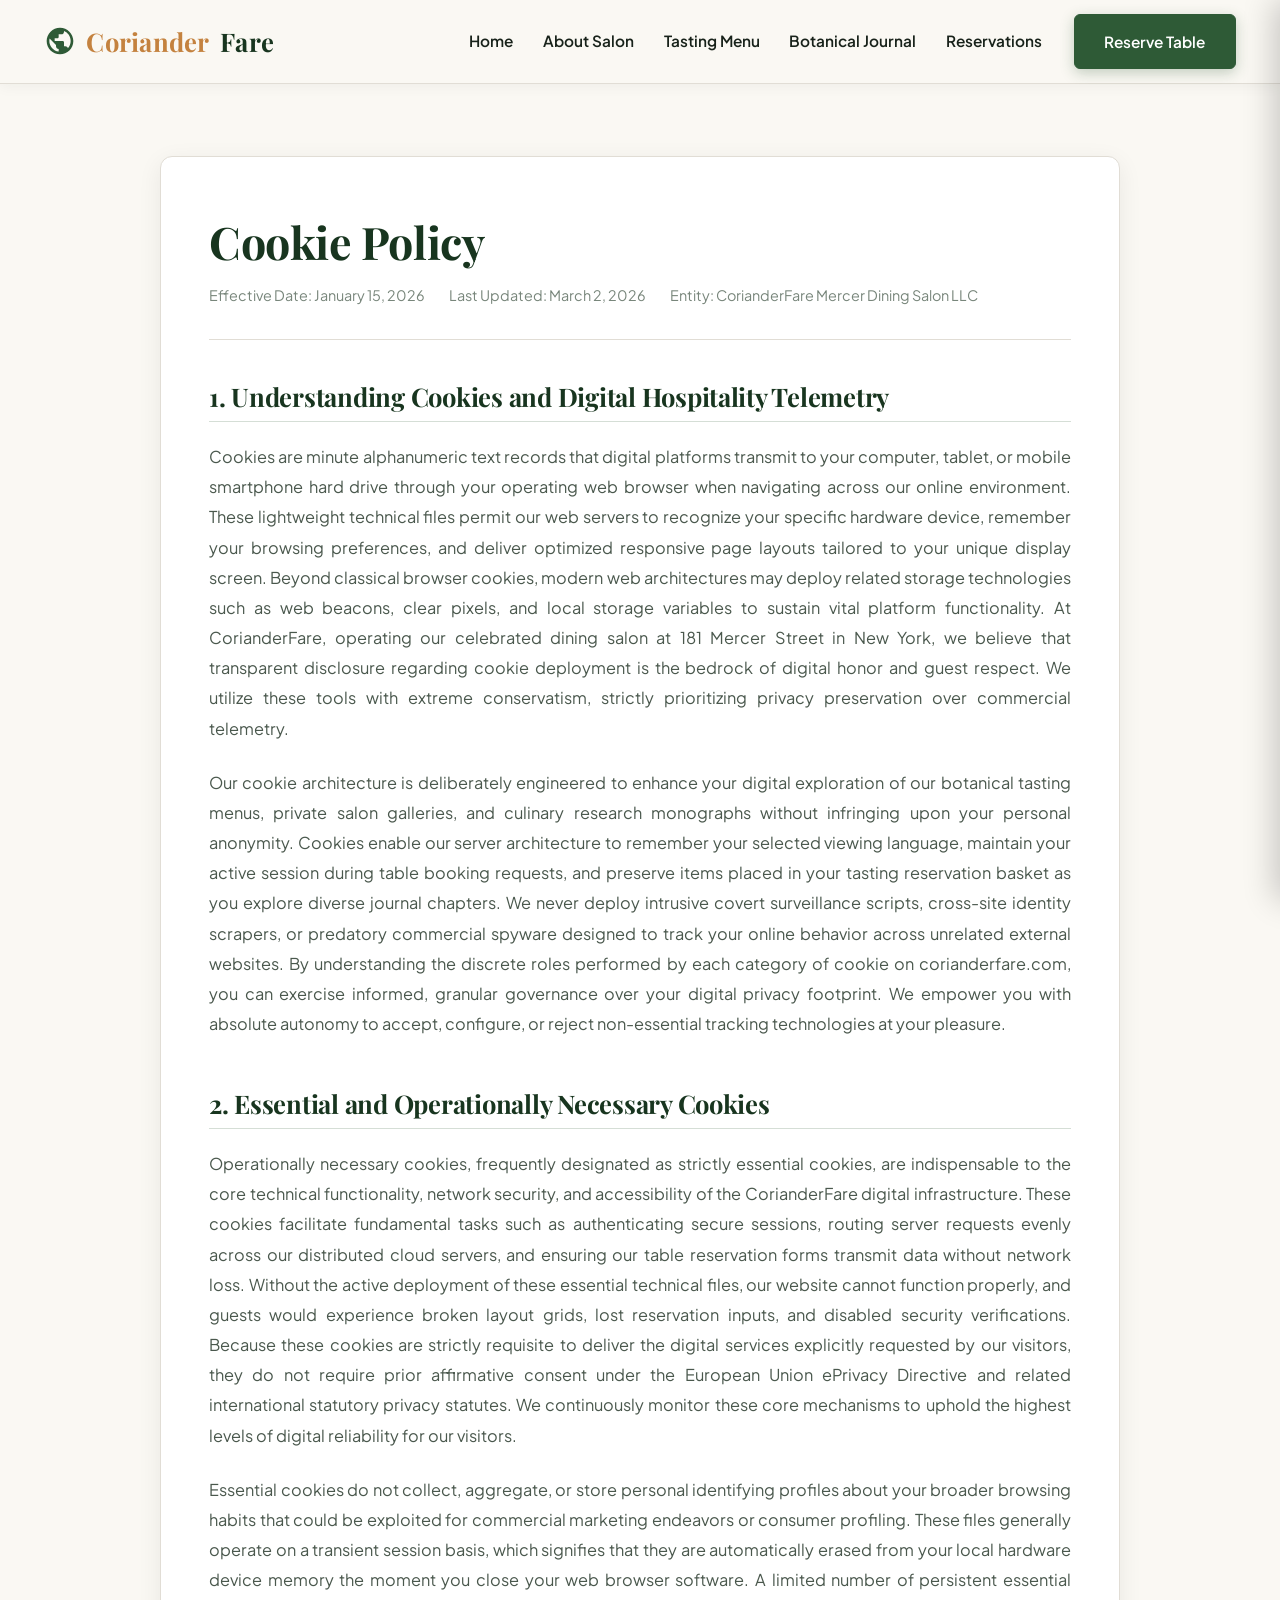
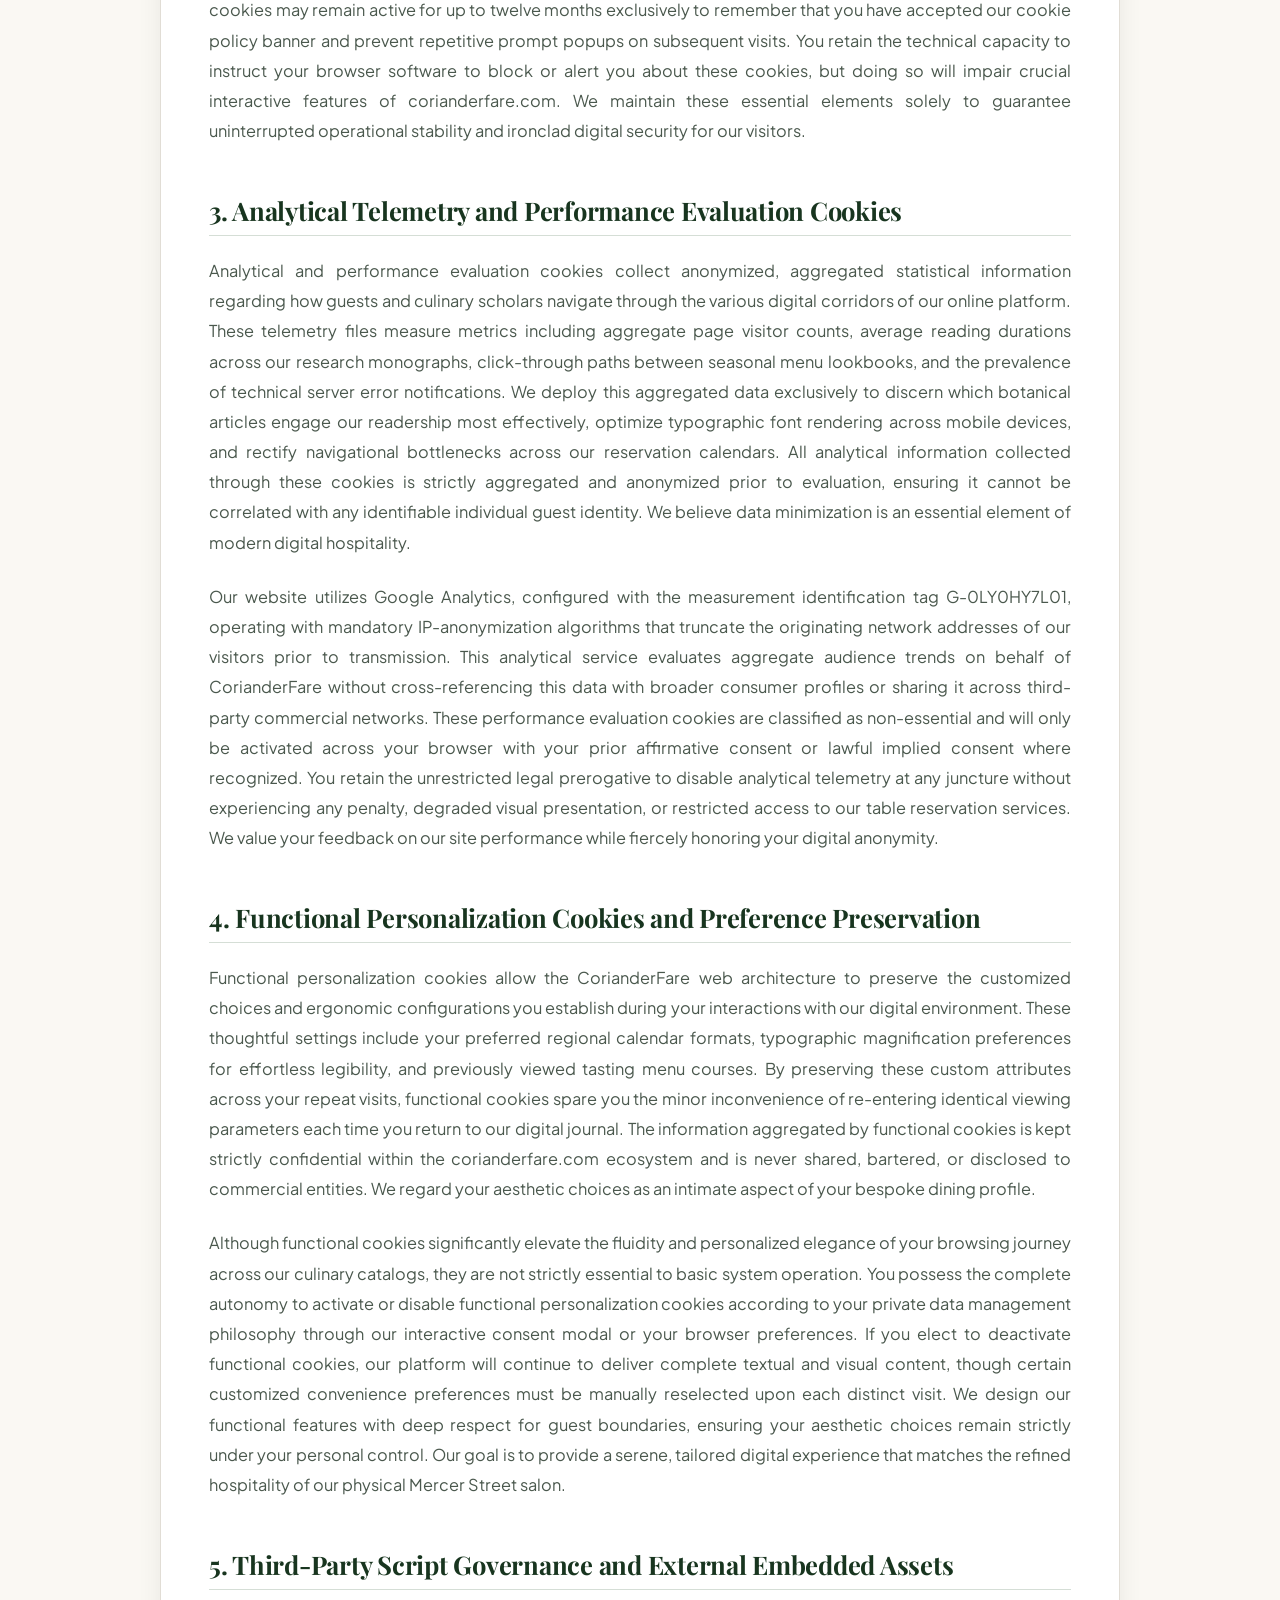
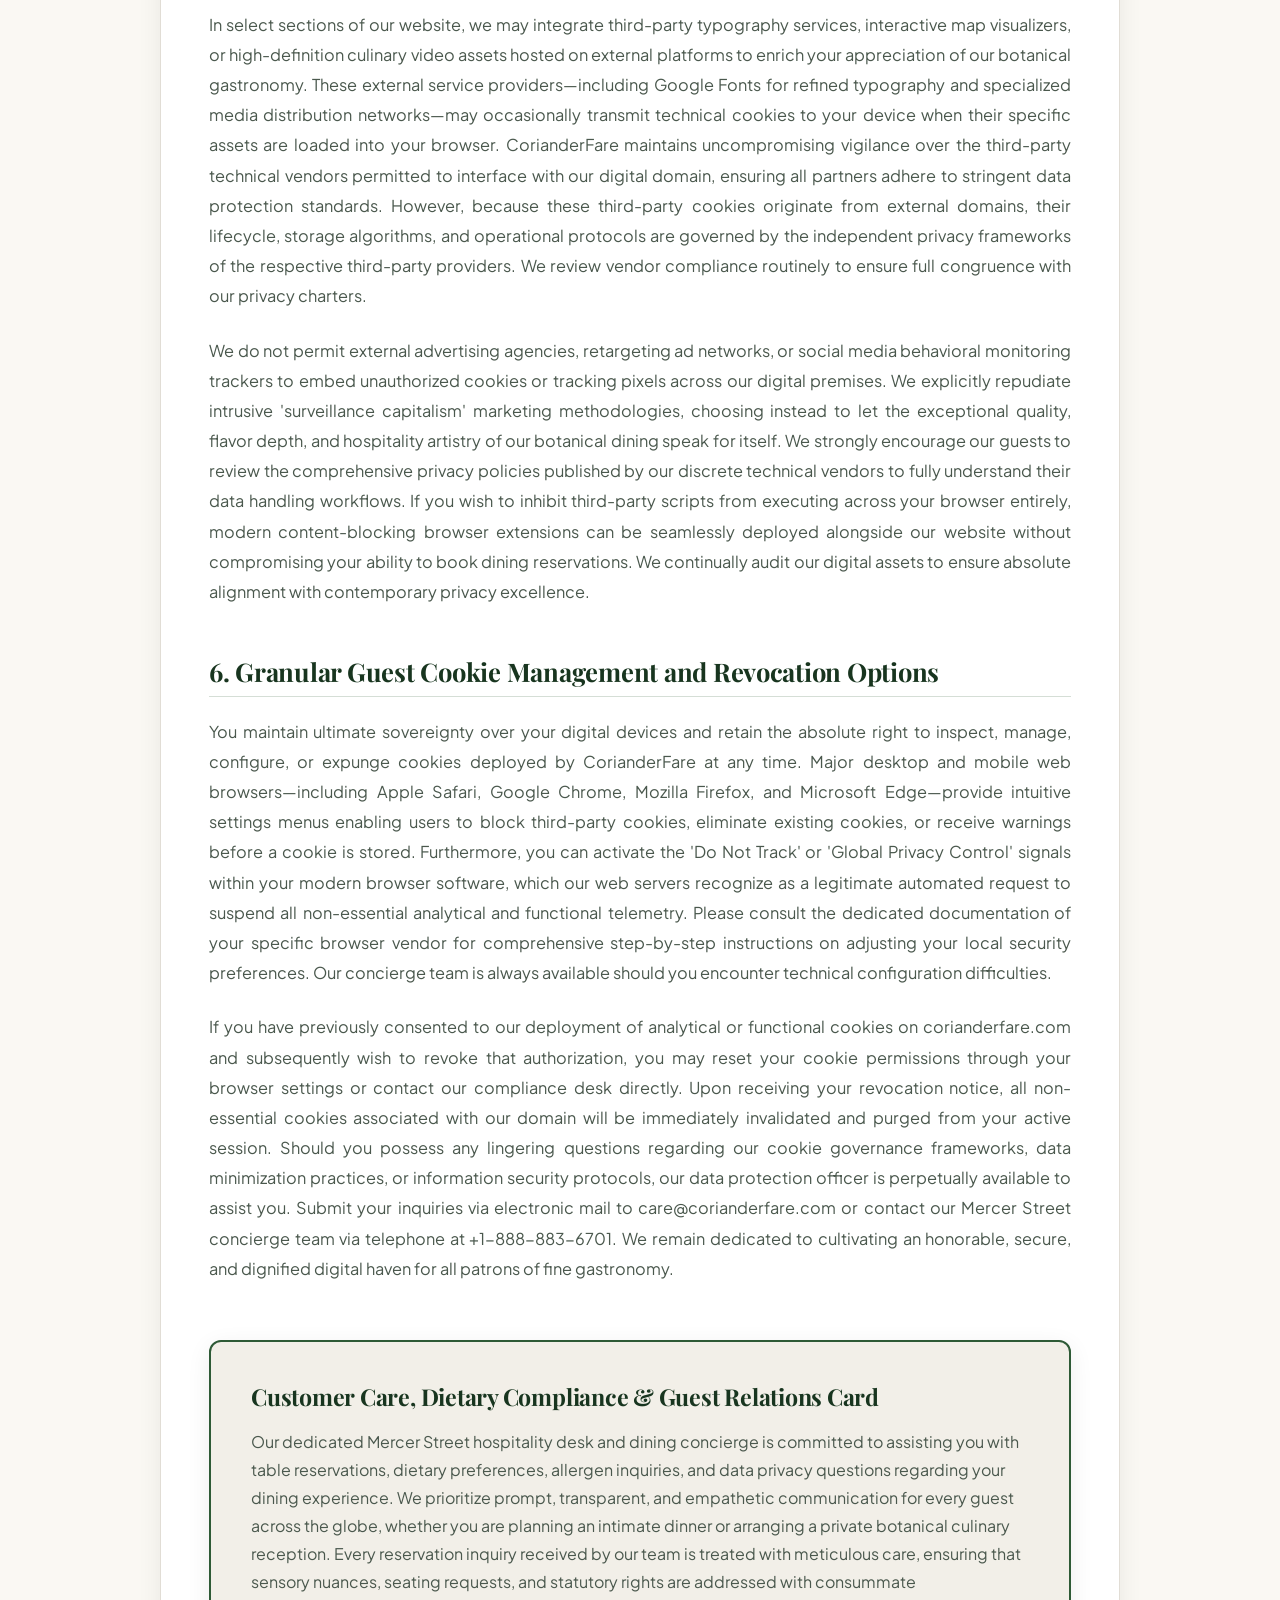
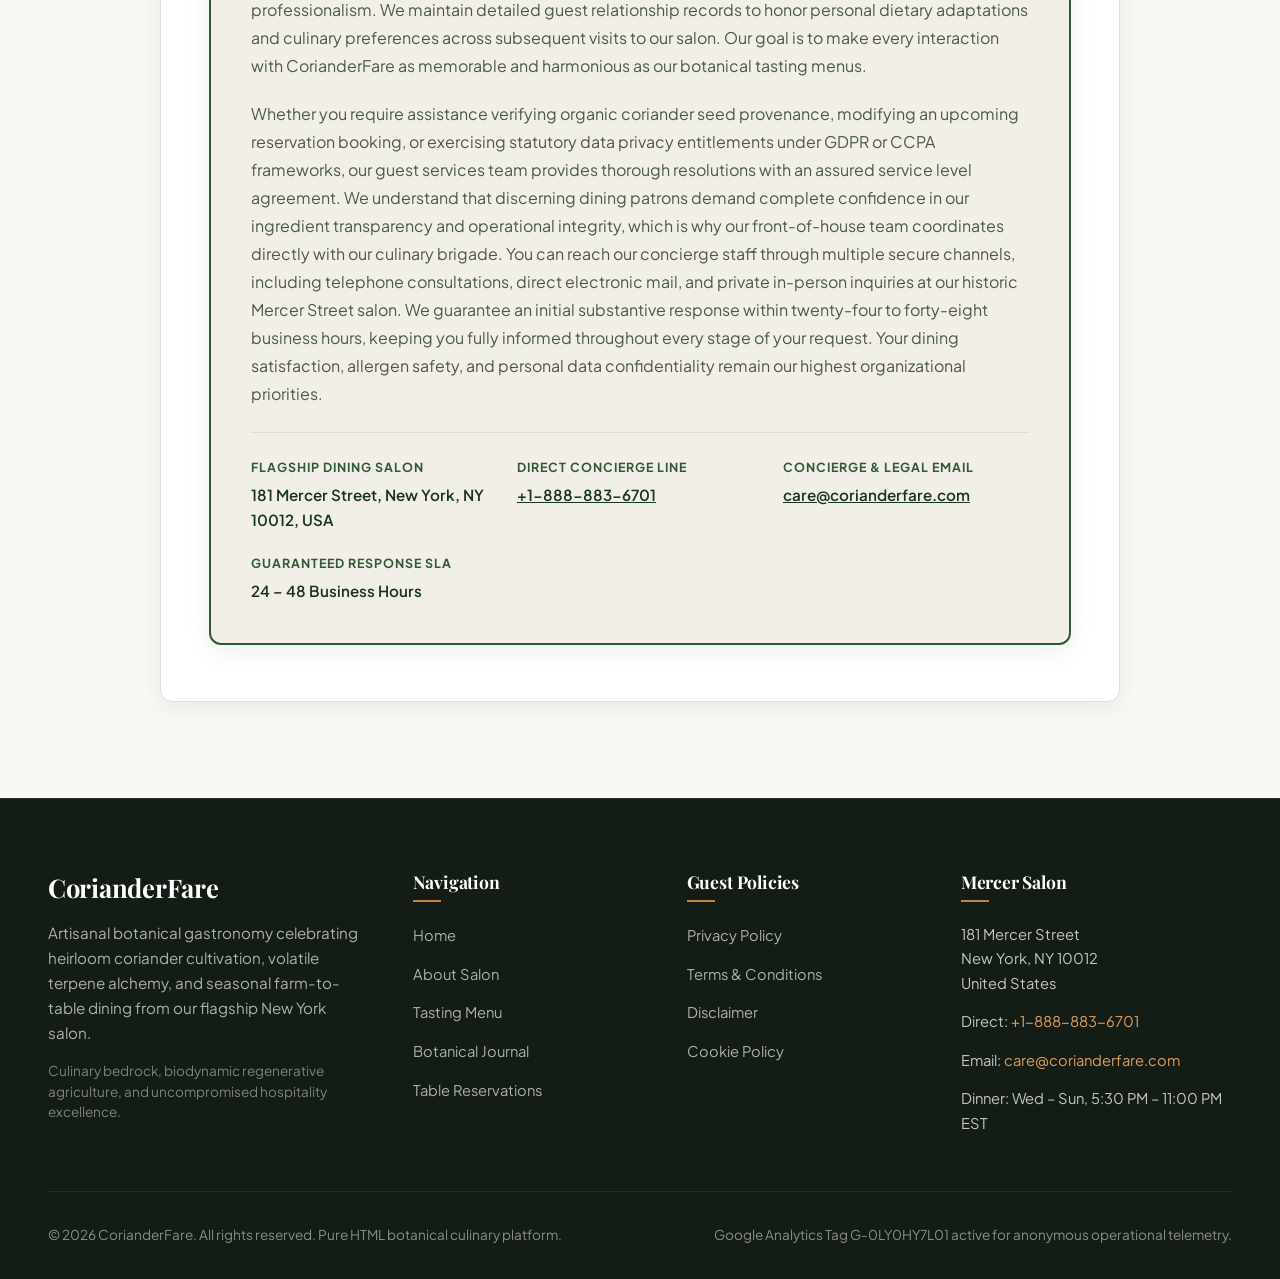
<file: cookie-policy.html>
<!DOCTYPE html>
<html lang="en">
<head>
  <meta charset="UTF-8">
  <meta name="viewport" content="width=device-width, initial-scale=1.0">
  <title>Cookie Policy | CorianderFare Mercer Dining Salon</title>
  <meta name="description" content="Detailed Cookie and Tracking Technologies Policy for CorianderFare explaining essential session cookies, analytical telemetry, and guest privacy controls.">
  <link rel="canonical" href="https://corianderfare.com/">

  <!-- Google Analytics Tag -->
  <script async src="https://www.googletagmanager.com/gtag/js?id=G-0LY0HY7L01"></script>
  <script>
    window.dataLayer = window.dataLayer || [];
    function gtag(){dataLayer.push(arguments);}
    gtag('js', new Date());
    gtag('config', 'G-0LY0HY7L01');
  </script>

  <!-- Typography -->
  <link rel="preconnect" href="https://fonts.googleapis.com">
  <link rel="preconnect" href="https://fonts.gstatic.com" crossorigin>
  <link href="https://fonts.googleapis.com/css2?family=Cinzel:wght@600;700;800&family=Playfair+Display:ital,wght@0,600;0,700;1,400&family=Plus+Jakarta+Sans:ital,wght@0,400;0,500;0,600;0,700;1,400&display=swap" rel="stylesheet">

  <!-- Stylesheets -->
  <link rel="stylesheet" href="assets/css/style.css">
</head>
<body>
  <!-- Header -->
  <header class="site-header">
    <div class="container header-inner">
      <a href="index.html" class="site-logo" aria-label="CorianderFare Home">
        <svg class="site-logo-icon" viewBox="0 0 24 24" fill="currentColor">
          <path d="M12 2C6.48 2 2 6.48 2 12s4.48 10 10 10 10-4.48 10-10S17.52 2 12 2zm-1 17.93c-3.95-.49-7-3.85-7-7.93 0-.62.08-1.21.21-1.79L9 15v1c0 1.1.9 2 2 2v1.93zm6.9-2.54c-.26-.81-1-1.39-1.9-1.39h-1v-3c0-.55-.45-1-1-1H8v-2h2c.55 0 1-.45 1-1V7h2c1.1 0 2-.9 2-2v-.41c2.93 1.19 5 4.06 5 7.41 0 2.08-.8 3.97-2.1 5.4z"/>
        </svg>
        <span>Coriander</span>Fare
      </a>

      <nav class="nav-desktop" aria-label="Desktop Navigation">
        <ul class="nav-links-list">
          <li><a href="index.html" class="nav-link ">Home</a></li>
          <li><a href="about.html" class="nav-link ">About Salon</a></li>
          <li><a href="index.html#tasting-menu" class="nav-link">Tasting Menu</a></li>
          <li><a href="blog.html" class="nav-link ">Botanical Journal</a></li>
          <li><a href="contact.html" class="nav-link ">Reservations</a></li>
          <!-- Policy links strictly hidden on desktop via .nav-item-policy -->
          <li class="nav-item-policy"><a href="privacy-policy.html" class="nav-link">Privacy Policy</a></li>
          <li class="nav-item-policy"><a href="terms-and-conditions.html" class="nav-link">Terms & Conditions</a></li>
          <li class="nav-item-policy"><a href="disclaimer.html" class="nav-link">Disclaimer</a></li>
          <li class="nav-item-policy"><a href="cookie-policy.html" class="nav-link">Cookie Policy</a></li>
        </ul>
        <div class="header-cta-group">
          <a href="contact.html" class="btn btn-primary">Reserve Table</a>
        </div>
      </nav>

      <button class="mobile-menu-btn" aria-label="Toggle navigation menu">
        &#9776;
      </button>
    </div>
  </header>

  <!-- Mobile Drawer Overlay & Drawer -->
  <div class="mobile-drawer-overlay"></div>
  <aside class="mobile-drawer" aria-label="Mobile Navigation Drawer">
    <div class="mobile-drawer-header">
      <a href="index.html" class="site-logo">
        <span>Coriander</span>Fare
      </a>
      <button class="mobile-drawer-close" aria-label="Close menu">&times;</button>
    </div>
    <ul class="mobile-drawer-links">
      <li><a href="index.html" class="mobile-drawer-link">Home</a></li>
      <li><a href="about.html" class="mobile-drawer-link">About Dining Salon</a></li>
      <li><a href="index.html#tasting-menu" class="mobile-drawer-link">Seasonal Tasting Menu</a></li>
      <li><a href="blog.html" class="mobile-drawer-link">Botanical Journal</a></li>
      <li><a href="contact.html" class="mobile-drawer-link">Reservations & Private Events</a></li>
    </ul>
    <div class="mobile-drawer-policy-section">
      <div class="mobile-drawer-policy-title">Guest Governance & Policies</div>
      <ul class="mobile-drawer-policy-links">
        <li><a href="privacy-policy.html">Privacy Policy</a></li>
        <li><a href="terms-and-conditions.html">Terms & Conditions</a></li>
        <li><a href="disclaimer.html">Disclaimer</a></li>
        <li><a href="cookie-policy.html">Cookie Policy</a></li>
      </ul>
    </div>
  </aside>
  <main class="policy-page-wrapper">
    <div class="container">
      <article class="policy-container">
        <header class="policy-header">
          <h1 class="policy-title">Cookie Policy</h1>
          <div class="policy-meta">
            <span>Effective Date: January 15, 2026</span>
            <span>Last Updated: March 2, 2026</span>
            <span>Entity: CorianderFare Mercer Dining Salon LLC</span>
          </div>
        </header>

        <section class="policy-section">
          <h2>1. Understanding Cookies and Digital Hospitality Telemetry</h2>
          <p>Cookies are minute alphanumeric text records that digital platforms transmit to your computer, tablet, or mobile smartphone hard drive through your operating web browser when navigating across our online environment. These lightweight technical files permit our web servers to recognize your specific hardware device, remember your browsing preferences, and deliver optimized responsive page layouts tailored to your unique display screen. Beyond classical browser cookies, modern web architectures may deploy related storage technologies such as web beacons, clear pixels, and local storage variables to sustain vital platform functionality. At CorianderFare, operating our celebrated dining salon at 181 Mercer Street in New York, we believe that transparent disclosure regarding cookie deployment is the bedrock of digital honor and guest respect. We utilize these tools with extreme conservatism, strictly prioritizing privacy preservation over commercial telemetry.</p>
          <p>Our cookie architecture is deliberately engineered to enhance your digital exploration of our botanical tasting menus, private salon galleries, and culinary research monographs without infringing upon your personal anonymity. Cookies enable our server architecture to remember your selected viewing language, maintain your active session during table booking requests, and preserve items placed in your tasting reservation basket as you explore diverse journal chapters. We never deploy intrusive covert surveillance scripts, cross-site identity scrapers, or predatory commercial spyware designed to track your online behavior across unrelated external websites. By understanding the discrete roles performed by each category of cookie on corianderfare.com, you can exercise informed, granular governance over your digital privacy footprint. We empower you with absolute autonomy to accept, configure, or reject non-essential tracking technologies at your pleasure.</p>
        </section>

        <section class="policy-section">
          <h2>2. Essential and Operationally Necessary Cookies</h2>
          <p>Operationally necessary cookies, frequently designated as strictly essential cookies, are indispensable to the core technical functionality, network security, and accessibility of the CorianderFare digital infrastructure. These cookies facilitate fundamental tasks such as authenticating secure sessions, routing server requests evenly across our distributed cloud servers, and ensuring our table reservation forms transmit data without network loss. Without the active deployment of these essential technical files, our website cannot function properly, and guests would experience broken layout grids, lost reservation inputs, and disabled security verifications. Because these cookies are strictly requisite to deliver the digital services explicitly requested by our visitors, they do not require prior affirmative consent under the European Union ePrivacy Directive and related international statutory privacy statutes. We continuously monitor these core mechanisms to uphold the highest levels of digital reliability for our visitors.</p>
          <p>Essential cookies do not collect, aggregate, or store personal identifying profiles about your broader browsing habits that could be exploited for commercial marketing endeavors or consumer profiling. These files generally operate on a transient session basis, which signifies that they are automatically erased from your local hardware device memory the moment you close your web browser software. A limited number of persistent essential cookies may remain active for up to twelve months exclusively to remember that you have accepted our cookie policy banner and prevent repetitive prompt popups on subsequent visits. You retain the technical capacity to instruct your browser software to block or alert you about these cookies, but doing so will impair crucial interactive features of corianderfare.com. We maintain these essential elements solely to guarantee uninterrupted operational stability and ironclad digital security for our visitors.</p>
        </section>

        <section class="policy-section">
          <h2>3. Analytical Telemetry and Performance Evaluation Cookies</h2>
          <p>Analytical and performance evaluation cookies collect anonymized, aggregated statistical information regarding how guests and culinary scholars navigate through the various digital corridors of our online platform. These telemetry files measure metrics including aggregate page visitor counts, average reading durations across our research monographs, click-through paths between seasonal menu lookbooks, and the prevalence of technical server error notifications. We deploy this aggregated data exclusively to discern which botanical articles engage our readership most effectively, optimize typographic font rendering across mobile devices, and rectify navigational bottlenecks across our reservation calendars. All analytical information collected through these cookies is strictly aggregated and anonymized prior to evaluation, ensuring it cannot be correlated with any identifiable individual guest identity. We believe data minimization is an essential element of modern digital hospitality.</p>
          <p>Our website utilizes Google Analytics, configured with the measurement identification tag G-0LY0HY7L01, operating with mandatory IP-anonymization algorithms that truncate the originating network addresses of our visitors prior to transmission. This analytical service evaluates aggregate audience trends on behalf of CorianderFare without cross-referencing this data with broader consumer profiles or sharing it across third-party commercial networks. These performance evaluation cookies are classified as non-essential and will only be activated across your browser with your prior affirmative consent or lawful implied consent where recognized. You retain the unrestricted legal prerogative to disable analytical telemetry at any juncture without experiencing any penalty, degraded visual presentation, or restricted access to our table reservation services. We value your feedback on our site performance while fiercely honoring your digital anonymity.</p>
        </section>

        <section class="policy-section">
          <h2>4. Functional Personalization Cookies and Preference Preservation</h2>
          <p>Functional personalization cookies allow the CorianderFare web architecture to preserve the customized choices and ergonomic configurations you establish during your interactions with our digital environment. These thoughtful settings include your preferred regional calendar formats, typographic magnification preferences for effortless legibility, and previously viewed tasting menu courses. By preserving these custom attributes across your repeat visits, functional cookies spare you the minor inconvenience of re-entering identical viewing parameters each time you return to our digital journal. The information aggregated by functional cookies is kept strictly confidential within the corianderfare.com ecosystem and is never shared, bartered, or disclosed to commercial entities. We regard your aesthetic choices as an intimate aspect of your bespoke dining profile.</p>
          <p>Although functional cookies significantly elevate the fluidity and personalized elegance of your browsing journey across our culinary catalogs, they are not strictly essential to basic system operation. You possess the complete autonomy to activate or disable functional personalization cookies according to your private data management philosophy through our interactive consent modal or your browser preferences. If you elect to deactivate functional cookies, our platform will continue to deliver complete textual and visual content, though certain customized convenience preferences must be manually reselected upon each distinct visit. We design our functional features with deep respect for guest boundaries, ensuring your aesthetic choices remain strictly under your personal control. Our goal is to provide a serene, tailored digital experience that matches the refined hospitality of our physical Mercer Street salon.</p>
        </section>

        <section class="policy-section">
          <h2>5. Third-Party Script Governance and External Embedded Assets</h2>
          <p>In select sections of our website, we may integrate third-party typography services, interactive map visualizers, or high-definition culinary video assets hosted on external platforms to enrich your appreciation of our botanical gastronomy. These external service providers—including Google Fonts for refined typography and specialized media distribution networks—may occasionally transmit technical cookies to your device when their specific assets are loaded into your browser. CorianderFare maintains uncompromising vigilance over the third-party technical vendors permitted to interface with our digital domain, ensuring all partners adhere to stringent data protection standards. However, because these third-party cookies originate from external domains, their lifecycle, storage algorithms, and operational protocols are governed by the independent privacy frameworks of the respective third-party providers. We review vendor compliance routinely to ensure full congruence with our privacy charters.</p>
          <p>We do not permit external advertising agencies, retargeting ad networks, or social media behavioral monitoring trackers to embed unauthorized cookies or tracking pixels across our digital premises. We explicitly repudiate intrusive 'surveillance capitalism' marketing methodologies, choosing instead to let the exceptional quality, flavor depth, and hospitality artistry of our botanical dining speak for itself. We strongly encourage our guests to review the comprehensive privacy policies published by our discrete technical vendors to fully understand their data handling workflows. If you wish to inhibit third-party scripts from executing across your browser entirely, modern content-blocking browser extensions can be seamlessly deployed alongside our website without compromising your ability to book dining reservations. We continually audit our digital assets to ensure absolute alignment with contemporary privacy excellence.</p>
        </section>

        <section class="policy-section">
          <h2>6. Granular Guest Cookie Management and Revocation Options</h2>
          <p>You maintain ultimate sovereignty over your digital devices and retain the absolute right to inspect, manage, configure, or expunge cookies deployed by CorianderFare at any time. Major desktop and mobile web browsers—including Apple Safari, Google Chrome, Mozilla Firefox, and Microsoft Edge—provide intuitive settings menus enabling users to block third-party cookies, eliminate existing cookies, or receive warnings before a cookie is stored. Furthermore, you can activate the 'Do Not Track' or 'Global Privacy Control' signals within your modern browser software, which our web servers recognize as a legitimate automated request to suspend all non-essential analytical and functional telemetry. Please consult the dedicated documentation of your specific browser vendor for comprehensive step-by-step instructions on adjusting your local security preferences. Our concierge team is always available should you encounter technical configuration difficulties.</p>
          <p>If you have previously consented to our deployment of analytical or functional cookies on corianderfare.com and subsequently wish to revoke that authorization, you may reset your cookie permissions through your browser settings or contact our compliance desk directly. Upon receiving your revocation notice, all non-essential cookies associated with our domain will be immediately invalidated and purged from your active session. Should you possess any lingering questions regarding our cookie governance frameworks, data minimization practices, or information security protocols, our data protection officer is perpetually available to assist you. Submit your inquiries via electronic mail to care@corianderfare.com or contact our Mercer Street concierge team via telephone at +1-888-883-6701. We remain dedicated to cultivating an honorable, secure, and dignified digital haven for all patrons of fine gastronomy.</p>
        </section>


        <!-- Customer Care, Dietary Compliance & Guest Relations Card -->
        <div class="policy-contact-card">
          <h3>Customer Care, Dietary Compliance & Guest Relations Card</h3>
          <p>Our dedicated Mercer Street hospitality desk and dining concierge is committed to assisting you with table reservations, dietary preferences, allergen inquiries, and data privacy questions regarding your dining experience. We prioritize prompt, transparent, and empathetic communication for every guest across the globe, whether you are planning an intimate dinner or arranging a private botanical culinary reception. Every reservation inquiry received by our team is treated with meticulous care, ensuring that sensory nuances, seating requests, and statutory rights are addressed with consummate professionalism. We maintain detailed guest relationship records to honor personal dietary adaptations and culinary preferences across subsequent visits to our salon. Our goal is to make every interaction with CorianderFare as memorable and harmonious as our botanical tasting menus.</p>
          <p>Whether you require assistance verifying organic coriander seed provenance, modifying an upcoming reservation booking, or exercising statutory data privacy entitlements under GDPR or CCPA frameworks, our guest services team provides thorough resolutions with an assured service level agreement. We understand that discerning dining patrons demand complete confidence in our ingredient transparency and operational integrity, which is why our front-of-house team coordinates directly with our culinary brigade. You can reach our concierge staff through multiple secure channels, including telephone consultations, direct electronic mail, and private in-person inquiries at our historic Mercer Street salon. We guarantee an initial substantive response within twenty-four to forty-eight business hours, keeping you fully informed throughout every stage of your request. Your dining satisfaction, allergen safety, and personal data confidentiality remain our highest organizational priorities.</p>
          
          <div class="contact-card-grid">
            <div class="contact-card-item">
              <span class="contact-card-label">Flagship Dining Salon</span>
              <span class="contact-card-value">181 Mercer Street, New York, NY 10012, USA</span>
            </div>
            <div class="contact-card-item">
              <span class="contact-card-label">Direct Concierge Line</span>
              <span class="contact-card-value"><a href="tel:+18887775845">+1-888-883-6701</a></span>
            </div>
            <div class="contact-card-item">
              <span class="contact-card-label">Concierge & Legal Email</span>
              <span class="contact-card-value"><a href="mailto:care@corianderfare.com">care@corianderfare.com</a></span>
            </div>
            <div class="contact-card-item">
              <span class="contact-card-label">Guaranteed Response SLA</span>
              <span class="contact-card-value">24 &ndash; 48 Business Hours</span>
            </div>
          </div>
        </div>

      </article>
    </div>
  </main>
  <!-- Footer -->
  <footer class="site-footer">
    <div class="container">
      <div class="footer-grid">
        <div class="footer-brand">
          <h3>CorianderFare</h3>
          <div style="color:rgba(255,255,255,0.65); font-size:0.95rem; line-height:1.65; margin-bottom:1rem;">Artisanal botanical gastronomy celebrating heirloom coriander cultivation, volatile terpene alchemy, and seasonal farm-to-table dining from our flagship New York salon.</div>
          <div style="font-size:0.85rem; color:rgba(255,255,255,0.45); line-height:1.5;">Culinary bedrock, biodynamic regenerative agriculture, and uncompromised hospitality excellence.</div>
        </div>

        <div class="footer-col">
          <h4>Navigation</h4>
          <ul class="footer-links">
            <li><a href="index.html">Home</a></li>
            <li><a href="about.html">About Salon</a></li>
            <li><a href="index.html#tasting-menu">Tasting Menu</a></li>
            <li><a href="blog.html">Botanical Journal</a></li>
            <li><a href="contact.html">Table Reservations</a></li>
          </ul>
        </div>

        <div class="footer-col">
          <h4>Guest Policies</h4>
          <ul class="footer-links">
            <li><a href="privacy-policy.html">Privacy Policy</a></li>
            <li><a href="terms-and-conditions.html">Terms & Conditions</a></li>
            <li><a href="disclaimer.html">Disclaimer</a></li>
            <li><a href="cookie-policy.html">Cookie Policy</a></li>
          </ul>
        </div>

        <div class="footer-col">
          <h4>Mercer Salon</h4>
          <div class="footer-contact-info">
            <div>181 Mercer Street<br>New York, NY 10012<br>United States</div>
            <div>Direct: <a href="tel:+18887775845" style="color:var(--accent-light);">+1-888-883-6701</a></div>
            <div>Email: <a href="mailto:care@corianderfare.com" style="color:var(--accent-light);">care@corianderfare.com</a></div>
            <div>Dinner: Wed &ndash; Sun, 5:30 PM &ndash; 11:00 PM EST</div>
          </div>
        </div>
      </div>

      <div class="footer-bottom">
        <div>&copy; 2026 CorianderFare. All rights reserved. Pure HTML botanical culinary platform.</div>
        <div>Google Analytics Tag G-0LY0HY7L01 active for anonymous operational telemetry.</div>
      </div>
    </div>
  </footer>

  <script src="assets/js/main.js"></script>
</body>
</html>
</file>
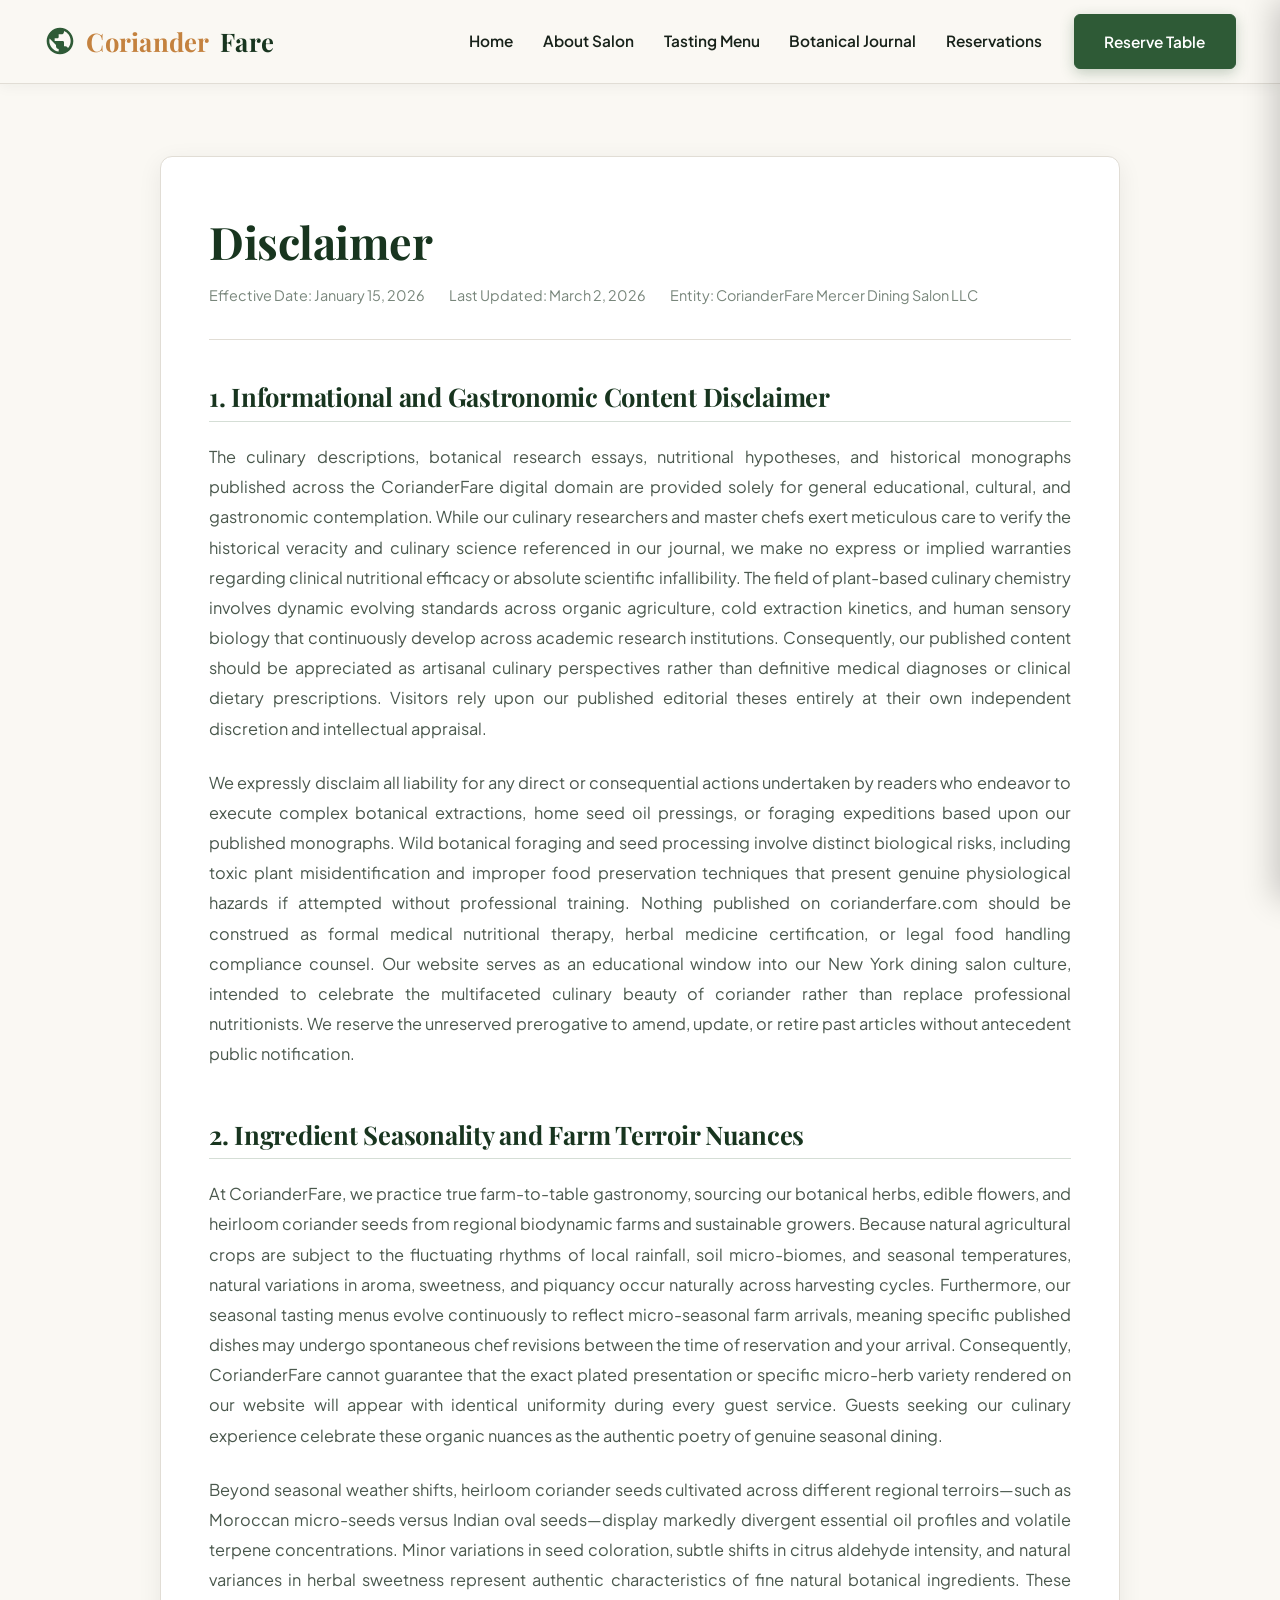
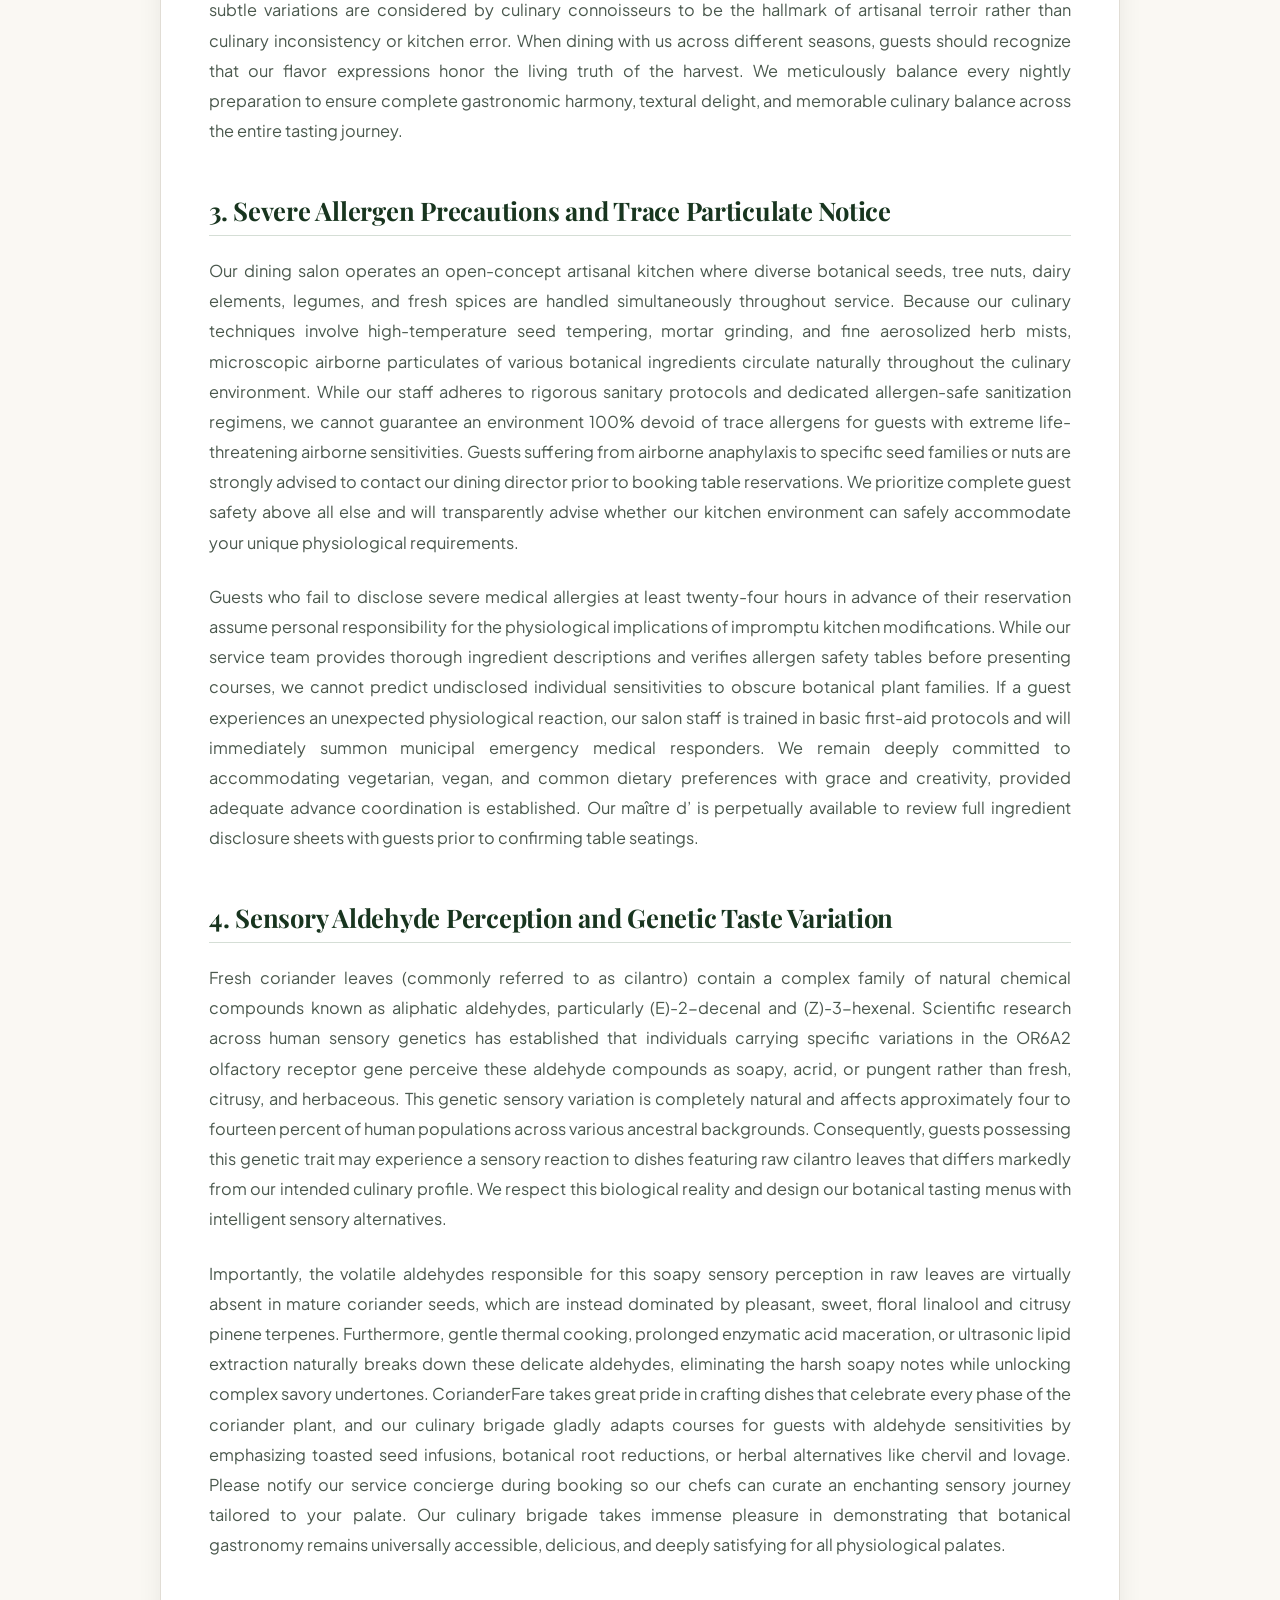
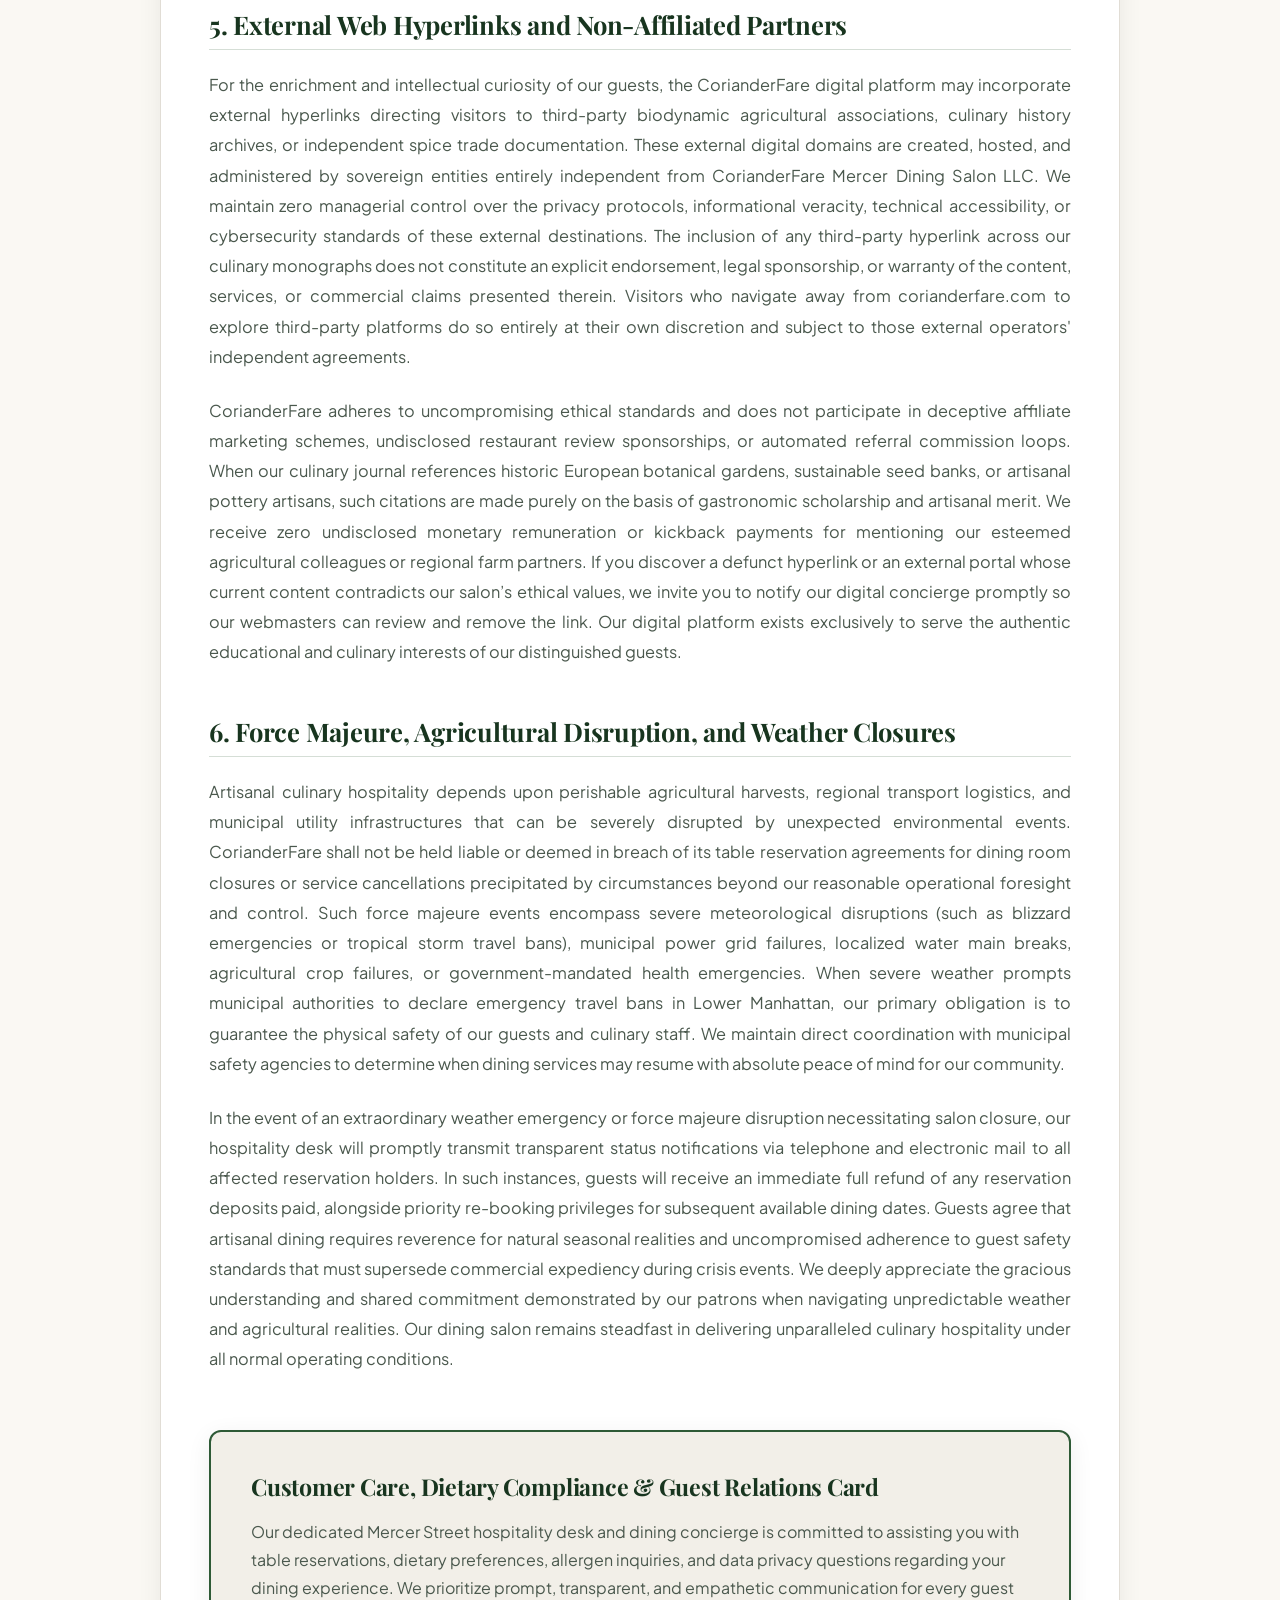
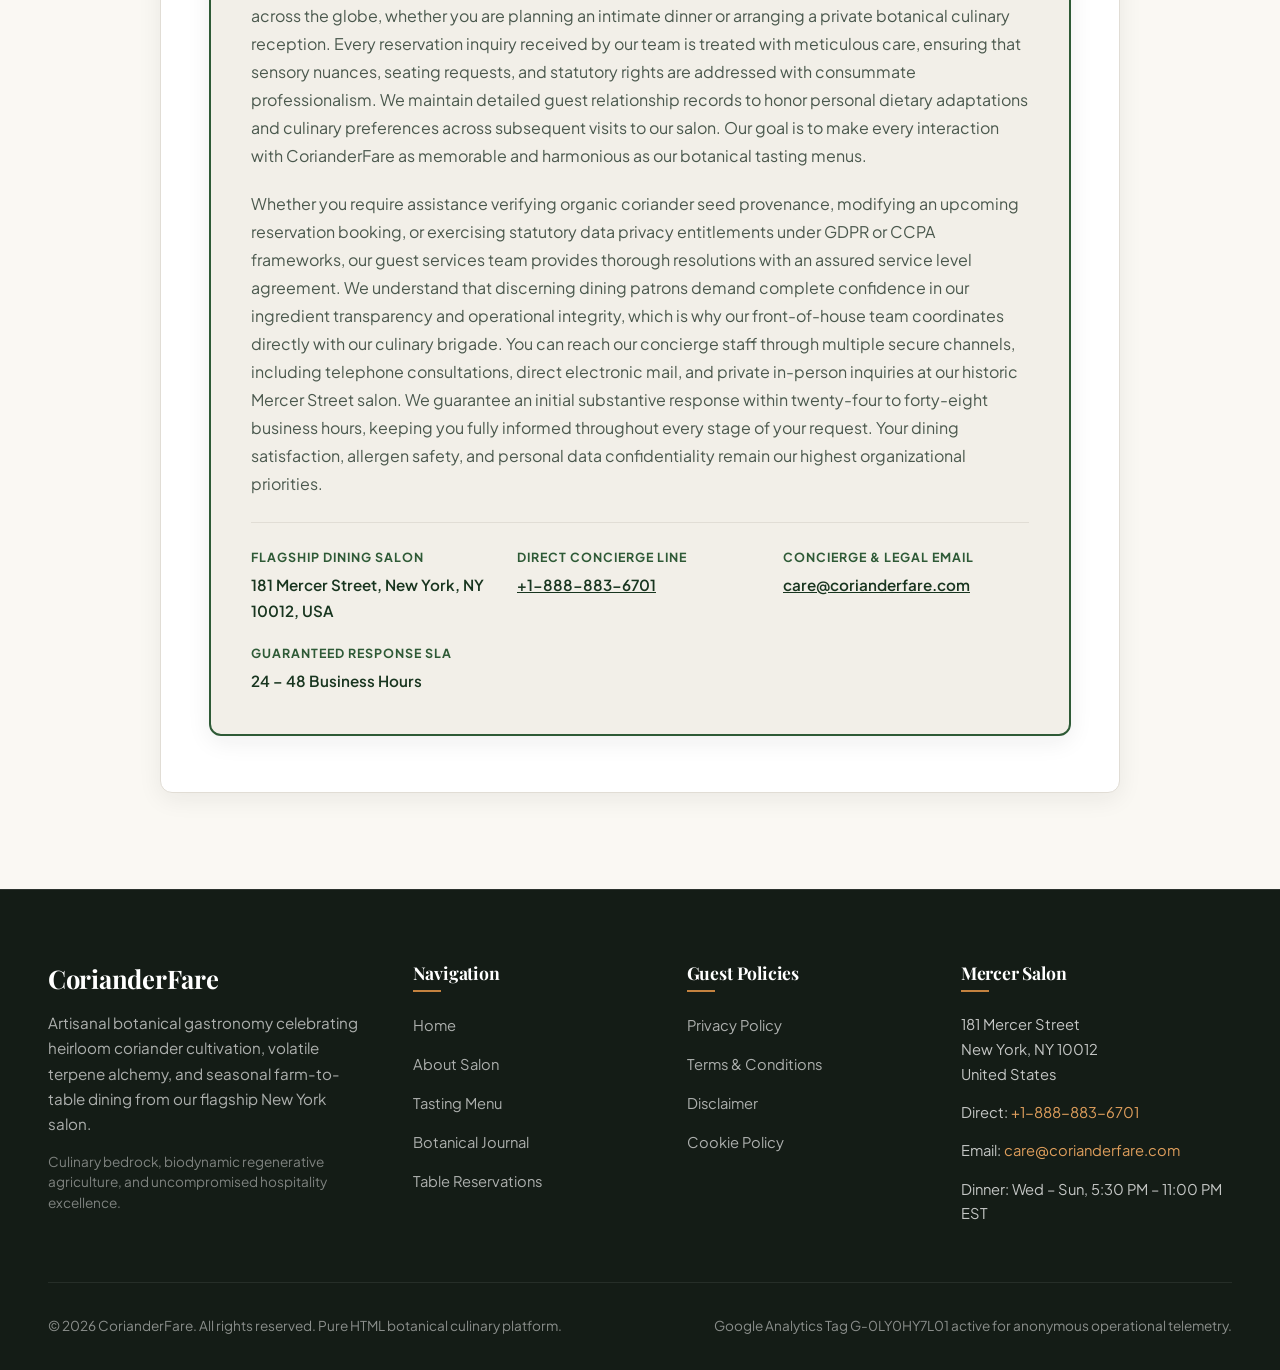
<file: disclaimer.html>
<!DOCTYPE html>
<html lang="en">
<head>
  <meta charset="UTF-8">
  <meta name="viewport" content="width=device-width, initial-scale=1.0">
  <title>Disclaimer | CorianderFare Mercer Dining Salon</title>
  <meta name="description" content="Comprehensive Culinary, Dietary, Allergen, and Terroir Disclaimer for CorianderFare explaining ingredient variations and botanical menu adaptability.">
  <link rel="canonical" href="https://corianderfare.com/">

  <!-- Google Analytics Tag -->
  <script async src="https://www.googletagmanager.com/gtag/js?id=G-0LY0HY7L01"></script>
  <script>
    window.dataLayer = window.dataLayer || [];
    function gtag(){dataLayer.push(arguments);}
    gtag('js', new Date());
    gtag('config', 'G-0LY0HY7L01');
  </script>

  <!-- Typography -->
  <link rel="preconnect" href="https://fonts.googleapis.com">
  <link rel="preconnect" href="https://fonts.gstatic.com" crossorigin>
  <link href="https://fonts.googleapis.com/css2?family=Cinzel:wght@600;700;800&family=Playfair+Display:ital,wght@0,600;0,700;1,400&family=Plus+Jakarta+Sans:ital,wght@0,400;0,500;0,600;0,700;1,400&display=swap" rel="stylesheet">

  <!-- Stylesheets -->
  <link rel="stylesheet" href="assets/css/style.css">
</head>
<body>
  <!-- Header -->
  <header class="site-header">
    <div class="container header-inner">
      <a href="index.html" class="site-logo" aria-label="CorianderFare Home">
        <svg class="site-logo-icon" viewBox="0 0 24 24" fill="currentColor">
          <path d="M12 2C6.48 2 2 6.48 2 12s4.48 10 10 10 10-4.48 10-10S17.52 2 12 2zm-1 17.93c-3.95-.49-7-3.85-7-7.93 0-.62.08-1.21.21-1.79L9 15v1c0 1.1.9 2 2 2v1.93zm6.9-2.54c-.26-.81-1-1.39-1.9-1.39h-1v-3c0-.55-.45-1-1-1H8v-2h2c.55 0 1-.45 1-1V7h2c1.1 0 2-.9 2-2v-.41c2.93 1.19 5 4.06 5 7.41 0 2.08-.8 3.97-2.1 5.4z"/>
        </svg>
        <span>Coriander</span>Fare
      </a>

      <nav class="nav-desktop" aria-label="Desktop Navigation">
        <ul class="nav-links-list">
          <li><a href="index.html" class="nav-link ">Home</a></li>
          <li><a href="about.html" class="nav-link ">About Salon</a></li>
          <li><a href="index.html#tasting-menu" class="nav-link">Tasting Menu</a></li>
          <li><a href="blog.html" class="nav-link ">Botanical Journal</a></li>
          <li><a href="contact.html" class="nav-link ">Reservations</a></li>
          <!-- Policy links strictly hidden on desktop via .nav-item-policy -->
          <li class="nav-item-policy"><a href="privacy-policy.html" class="nav-link">Privacy Policy</a></li>
          <li class="nav-item-policy"><a href="terms-and-conditions.html" class="nav-link">Terms & Conditions</a></li>
          <li class="nav-item-policy"><a href="disclaimer.html" class="nav-link">Disclaimer</a></li>
          <li class="nav-item-policy"><a href="cookie-policy.html" class="nav-link">Cookie Policy</a></li>
        </ul>
        <div class="header-cta-group">
          <a href="contact.html" class="btn btn-primary">Reserve Table</a>
        </div>
      </nav>

      <button class="mobile-menu-btn" aria-label="Toggle navigation menu">
        &#9776;
      </button>
    </div>
  </header>

  <!-- Mobile Drawer Overlay & Drawer -->
  <div class="mobile-drawer-overlay"></div>
  <aside class="mobile-drawer" aria-label="Mobile Navigation Drawer">
    <div class="mobile-drawer-header">
      <a href="index.html" class="site-logo">
        <span>Coriander</span>Fare
      </a>
      <button class="mobile-drawer-close" aria-label="Close menu">&times;</button>
    </div>
    <ul class="mobile-drawer-links">
      <li><a href="index.html" class="mobile-drawer-link">Home</a></li>
      <li><a href="about.html" class="mobile-drawer-link">About Dining Salon</a></li>
      <li><a href="index.html#tasting-menu" class="mobile-drawer-link">Seasonal Tasting Menu</a></li>
      <li><a href="blog.html" class="mobile-drawer-link">Botanical Journal</a></li>
      <li><a href="contact.html" class="mobile-drawer-link">Reservations & Private Events</a></li>
    </ul>
    <div class="mobile-drawer-policy-section">
      <div class="mobile-drawer-policy-title">Guest Governance & Policies</div>
      <ul class="mobile-drawer-policy-links">
        <li><a href="privacy-policy.html">Privacy Policy</a></li>
        <li><a href="terms-and-conditions.html">Terms & Conditions</a></li>
        <li><a href="disclaimer.html">Disclaimer</a></li>
        <li><a href="cookie-policy.html">Cookie Policy</a></li>
      </ul>
    </div>
  </aside>
  <main class="policy-page-wrapper">
    <div class="container">
      <article class="policy-container">
        <header class="policy-header">
          <h1 class="policy-title">Disclaimer</h1>
          <div class="policy-meta">
            <span>Effective Date: January 15, 2026</span>
            <span>Last Updated: March 2, 2026</span>
            <span>Entity: CorianderFare Mercer Dining Salon LLC</span>
          </div>
        </header>

        <section class="policy-section">
          <h2>1. Informational and Gastronomic Content Disclaimer</h2>
          <p>The culinary descriptions, botanical research essays, nutritional hypotheses, and historical monographs published across the CorianderFare digital domain are provided solely for general educational, cultural, and gastronomic contemplation. While our culinary researchers and master chefs exert meticulous care to verify the historical veracity and culinary science referenced in our journal, we make no express or implied warranties regarding clinical nutritional efficacy or absolute scientific infallibility. The field of plant-based culinary chemistry involves dynamic evolving standards across organic agriculture, cold extraction kinetics, and human sensory biology that continuously develop across academic research institutions. Consequently, our published content should be appreciated as artisanal culinary perspectives rather than definitive medical diagnoses or clinical dietary prescriptions. Visitors rely upon our published editorial theses entirely at their own independent discretion and intellectual appraisal.</p>
          <p>We expressly disclaim all liability for any direct or consequential actions undertaken by readers who endeavor to execute complex botanical extractions, home seed oil pressings, or foraging expeditions based upon our published monographs. Wild botanical foraging and seed processing involve distinct biological risks, including toxic plant misidentification and improper food preservation techniques that present genuine physiological hazards if attempted without professional training. Nothing published on corianderfare.com should be construed as formal medical nutritional therapy, herbal medicine certification, or legal food handling compliance counsel. Our website serves as an educational window into our New York dining salon culture, intended to celebrate the multifaceted culinary beauty of coriander rather than replace professional nutritionists. We reserve the unreserved prerogative to amend, update, or retire past articles without antecedent public notification.</p>
        </section>

        <section class="policy-section">
          <h2>2. Ingredient Seasonality and Farm Terroir Nuances</h2>
          <p>At CorianderFare, we practice true farm-to-table gastronomy, sourcing our botanical herbs, edible flowers, and heirloom coriander seeds from regional biodynamic farms and sustainable growers. Because natural agricultural crops are subject to the fluctuating rhythms of local rainfall, soil micro-biomes, and seasonal temperatures, natural variations in aroma, sweetness, and piquancy occur naturally across harvesting cycles. Furthermore, our seasonal tasting menus evolve continuously to reflect micro-seasonal farm arrivals, meaning specific published dishes may undergo spontaneous chef revisions between the time of reservation and your arrival. Consequently, CorianderFare cannot guarantee that the exact plated presentation or specific micro-herb variety rendered on our website will appear with identical uniformity during every guest service. Guests seeking our culinary experience celebrate these organic nuances as the authentic poetry of genuine seasonal dining.</p>
          <p>Beyond seasonal weather shifts, heirloom coriander seeds cultivated across different regional terroirs—such as Moroccan micro-seeds versus Indian oval seeds—display markedly divergent essential oil profiles and volatile terpene concentrations. Minor variations in seed coloration, subtle shifts in citrus aldehyde intensity, and natural variances in herbal sweetness represent authentic characteristics of fine natural botanical ingredients. These subtle variations are considered by culinary connoisseurs to be the hallmark of artisanal terroir rather than culinary inconsistency or kitchen error. When dining with us across different seasons, guests should recognize that our flavor expressions honor the living truth of the harvest. We meticulously balance every nightly preparation to ensure complete gastronomic harmony, textural delight, and memorable culinary balance across the entire tasting journey.</p>
        </section>

        <section class="policy-section">
          <h2>3. Severe Allergen Precautions and Trace Particulate Notice</h2>
          <p>Our dining salon operates an open-concept artisanal kitchen where diverse botanical seeds, tree nuts, dairy elements, legumes, and fresh spices are handled simultaneously throughout service. Because our culinary techniques involve high-temperature seed tempering, mortar grinding, and fine aerosolized herb mists, microscopic airborne particulates of various botanical ingredients circulate naturally throughout the culinary environment. While our staff adheres to rigorous sanitary protocols and dedicated allergen-safe sanitization regimens, we cannot guarantee an environment 100% devoid of trace allergens for guests with extreme life-threatening airborne sensitivities. Guests suffering from airborne anaphylaxis to specific seed families or nuts are strongly advised to contact our dining director prior to booking table reservations. We prioritize complete guest safety above all else and will transparently advise whether our kitchen environment can safely accommodate your unique physiological requirements.</p>
          <p>Guests who fail to disclose severe medical allergies at least twenty-four hours in advance of their reservation assume personal responsibility for the physiological implications of impromptu kitchen modifications. While our service team provides thorough ingredient descriptions and verifies allergen safety tables before presenting courses, we cannot predict undisclosed individual sensitivities to obscure botanical plant families. If a guest experiences an unexpected physiological reaction, our salon staff is trained in basic first-aid protocols and will immediately summon municipal emergency medical responders. We remain deeply committed to accommodating vegetarian, vegan, and common dietary preferences with grace and creativity, provided adequate advance coordination is established. Our ma&icirc;tre d&rsquo; is perpetually available to review full ingredient disclosure sheets with guests prior to confirming table seatings.</p>
        </section>

        <section class="policy-section">
          <h2>4. Sensory Aldehyde Perception and Genetic Taste Variation</h2>
          <p>Fresh coriander leaves (commonly referred to as cilantro) contain a complex family of natural chemical compounds known as aliphatic aldehydes, particularly (E)-2-decenal and (Z)-3-hexenal. Scientific research across human sensory genetics has established that individuals carrying specific variations in the OR6A2 olfactory receptor gene perceive these aldehyde compounds as soapy, acrid, or pungent rather than fresh, citrusy, and herbaceous. This genetic sensory variation is completely natural and affects approximately four to fourteen percent of human populations across various ancestral backgrounds. Consequently, guests possessing this genetic trait may experience a sensory reaction to dishes featuring raw cilantro leaves that differs markedly from our intended culinary profile. We respect this biological reality and design our botanical tasting menus with intelligent sensory alternatives.</p>
          <p>Importantly, the volatile aldehydes responsible for this soapy sensory perception in raw leaves are virtually absent in mature coriander seeds, which are instead dominated by pleasant, sweet, floral linalool and citrusy pinene terpenes. Furthermore, gentle thermal cooking, prolonged enzymatic acid maceration, or ultrasonic lipid extraction naturally breaks down these delicate aldehydes, eliminating the harsh soapy notes while unlocking complex savory undertones. CorianderFare takes great pride in crafting dishes that celebrate every phase of the coriander plant, and our culinary brigade gladly adapts courses for guests with aldehyde sensitivities by emphasizing toasted seed infusions, botanical root reductions, or herbal alternatives like chervil and lovage. Please notify our service concierge during booking so our chefs can curate an enchanting sensory journey tailored to your palate. Our culinary brigade takes immense pleasure in demonstrating that botanical gastronomy remains universally accessible, delicious, and deeply satisfying for all physiological palates.</p>
        </section>

        <section class="policy-section">
          <h2>5. External Web Hyperlinks and Non-Affiliated Partners</h2>
          <p>For the enrichment and intellectual curiosity of our guests, the CorianderFare digital platform may incorporate external hyperlinks directing visitors to third-party biodynamic agricultural associations, culinary history archives, or independent spice trade documentation. These external digital domains are created, hosted, and administered by sovereign entities entirely independent from CorianderFare Mercer Dining Salon LLC. We maintain zero managerial control over the privacy protocols, informational veracity, technical accessibility, or cybersecurity standards of these external destinations. The inclusion of any third-party hyperlink across our culinary monographs does not constitute an explicit endorsement, legal sponsorship, or warranty of the content, services, or commercial claims presented therein. Visitors who navigate away from corianderfare.com to explore third-party platforms do so entirely at their own discretion and subject to those external operators' independent agreements.</p>
          <p>CorianderFare adheres to uncompromising ethical standards and does not participate in deceptive affiliate marketing schemes, undisclosed restaurant review sponsorships, or automated referral commission loops. When our culinary journal references historic European botanical gardens, sustainable seed banks, or artisanal pottery artisans, such citations are made purely on the basis of gastronomic scholarship and artisanal merit. We receive zero undisclosed monetary remuneration or kickback payments for mentioning our esteemed agricultural colleagues or regional farm partners. If you discover a defunct hyperlink or an external portal whose current content contradicts our salon&rsquo;s ethical values, we invite you to notify our digital concierge promptly so our webmasters can review and remove the link. Our digital platform exists exclusively to serve the authentic educational and culinary interests of our distinguished guests.</p>
        </section>

        <section class="policy-section">
          <h2>6. Force Majeure, Agricultural Disruption, and Weather Closures</h2>
          <p>Artisanal culinary hospitality depends upon perishable agricultural harvests, regional transport logistics, and municipal utility infrastructures that can be severely disrupted by unexpected environmental events. CorianderFare shall not be held liable or deemed in breach of its table reservation agreements for dining room closures or service cancellations precipitated by circumstances beyond our reasonable operational foresight and control. Such force majeure events encompass severe meteorological disruptions (such as blizzard emergencies or tropical storm travel bans), municipal power grid failures, localized water main breaks, agricultural crop failures, or government-mandated health emergencies. When severe weather prompts municipal authorities to declare emergency travel bans in Lower Manhattan, our primary obligation is to guarantee the physical safety of our guests and culinary staff. We maintain direct coordination with municipal safety agencies to determine when dining services may resume with absolute peace of mind for our community.</p>
          <p>In the event of an extraordinary weather emergency or force majeure disruption necessitating salon closure, our hospitality desk will promptly transmit transparent status notifications via telephone and electronic mail to all affected reservation holders. In such instances, guests will receive an immediate full refund of any reservation deposits paid, alongside priority re-booking privileges for subsequent available dining dates. Guests agree that artisanal dining requires reverence for natural seasonal realities and uncompromised adherence to guest safety standards that must supersede commercial expediency during crisis events. We deeply appreciate the gracious understanding and shared commitment demonstrated by our patrons when navigating unpredictable weather and agricultural realities. Our dining salon remains steadfast in delivering unparalleled culinary hospitality under all normal operating conditions.</p>
        </section>


        <!-- Customer Care, Dietary Compliance & Guest Relations Card -->
        <div class="policy-contact-card">
          <h3>Customer Care, Dietary Compliance & Guest Relations Card</h3>
          <p>Our dedicated Mercer Street hospitality desk and dining concierge is committed to assisting you with table reservations, dietary preferences, allergen inquiries, and data privacy questions regarding your dining experience. We prioritize prompt, transparent, and empathetic communication for every guest across the globe, whether you are planning an intimate dinner or arranging a private botanical culinary reception. Every reservation inquiry received by our team is treated with meticulous care, ensuring that sensory nuances, seating requests, and statutory rights are addressed with consummate professionalism. We maintain detailed guest relationship records to honor personal dietary adaptations and culinary preferences across subsequent visits to our salon. Our goal is to make every interaction with CorianderFare as memorable and harmonious as our botanical tasting menus.</p>
          <p>Whether you require assistance verifying organic coriander seed provenance, modifying an upcoming reservation booking, or exercising statutory data privacy entitlements under GDPR or CCPA frameworks, our guest services team provides thorough resolutions with an assured service level agreement. We understand that discerning dining patrons demand complete confidence in our ingredient transparency and operational integrity, which is why our front-of-house team coordinates directly with our culinary brigade. You can reach our concierge staff through multiple secure channels, including telephone consultations, direct electronic mail, and private in-person inquiries at our historic Mercer Street salon. We guarantee an initial substantive response within twenty-four to forty-eight business hours, keeping you fully informed throughout every stage of your request. Your dining satisfaction, allergen safety, and personal data confidentiality remain our highest organizational priorities.</p>
          
          <div class="contact-card-grid">
            <div class="contact-card-item">
              <span class="contact-card-label">Flagship Dining Salon</span>
              <span class="contact-card-value">181 Mercer Street, New York, NY 10012, USA</span>
            </div>
            <div class="contact-card-item">
              <span class="contact-card-label">Direct Concierge Line</span>
              <span class="contact-card-value"><a href="tel:+18887775845">+1-888-883-6701</a></span>
            </div>
            <div class="contact-card-item">
              <span class="contact-card-label">Concierge & Legal Email</span>
              <span class="contact-card-value"><a href="mailto:care@corianderfare.com">care@corianderfare.com</a></span>
            </div>
            <div class="contact-card-item">
              <span class="contact-card-label">Guaranteed Response SLA</span>
              <span class="contact-card-value">24 &ndash; 48 Business Hours</span>
            </div>
          </div>
        </div>

      </article>
    </div>
  </main>
  <!-- Footer -->
  <footer class="site-footer">
    <div class="container">
      <div class="footer-grid">
        <div class="footer-brand">
          <h3>CorianderFare</h3>
          <div style="color:rgba(255,255,255,0.65); font-size:0.95rem; line-height:1.65; margin-bottom:1rem;">Artisanal botanical gastronomy celebrating heirloom coriander cultivation, volatile terpene alchemy, and seasonal farm-to-table dining from our flagship New York salon.</div>
          <div style="font-size:0.85rem; color:rgba(255,255,255,0.45); line-height:1.5;">Culinary bedrock, biodynamic regenerative agriculture, and uncompromised hospitality excellence.</div>
        </div>

        <div class="footer-col">
          <h4>Navigation</h4>
          <ul class="footer-links">
            <li><a href="index.html">Home</a></li>
            <li><a href="about.html">About Salon</a></li>
            <li><a href="index.html#tasting-menu">Tasting Menu</a></li>
            <li><a href="blog.html">Botanical Journal</a></li>
            <li><a href="contact.html">Table Reservations</a></li>
          </ul>
        </div>

        <div class="footer-col">
          <h4>Guest Policies</h4>
          <ul class="footer-links">
            <li><a href="privacy-policy.html">Privacy Policy</a></li>
            <li><a href="terms-and-conditions.html">Terms & Conditions</a></li>
            <li><a href="disclaimer.html">Disclaimer</a></li>
            <li><a href="cookie-policy.html">Cookie Policy</a></li>
          </ul>
        </div>

        <div class="footer-col">
          <h4>Mercer Salon</h4>
          <div class="footer-contact-info">
            <div>181 Mercer Street<br>New York, NY 10012<br>United States</div>
            <div>Direct: <a href="tel:+18887775845" style="color:var(--accent-light);">+1-888-883-6701</a></div>
            <div>Email: <a href="mailto:care@corianderfare.com" style="color:var(--accent-light);">care@corianderfare.com</a></div>
            <div>Dinner: Wed &ndash; Sun, 5:30 PM &ndash; 11:00 PM EST</div>
          </div>
        </div>
      </div>

      <div class="footer-bottom">
        <div>&copy; 2026 CorianderFare. All rights reserved. Pure HTML botanical culinary platform.</div>
        <div>Google Analytics Tag G-0LY0HY7L01 active for anonymous operational telemetry.</div>
      </div>
    </div>
  </footer>

  <script src="assets/js/main.js"></script>
</body>
</html>
</file>
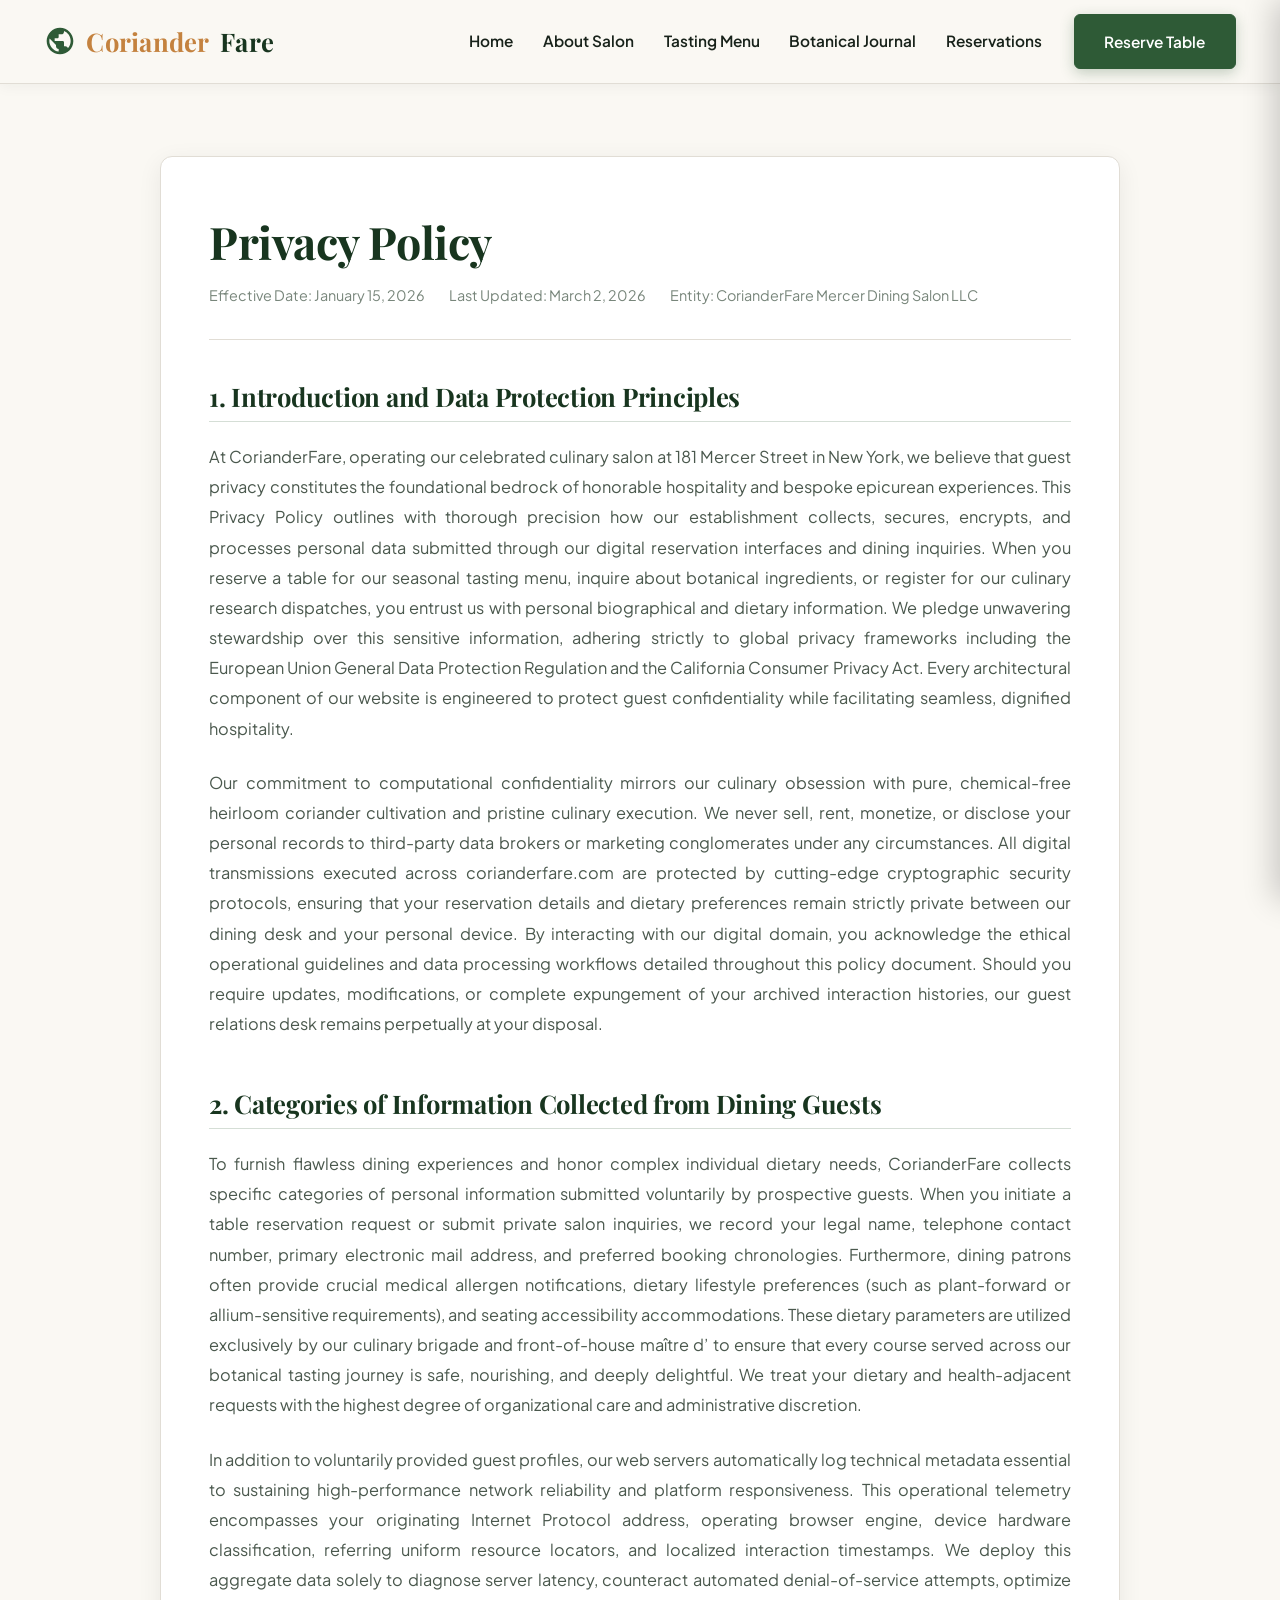
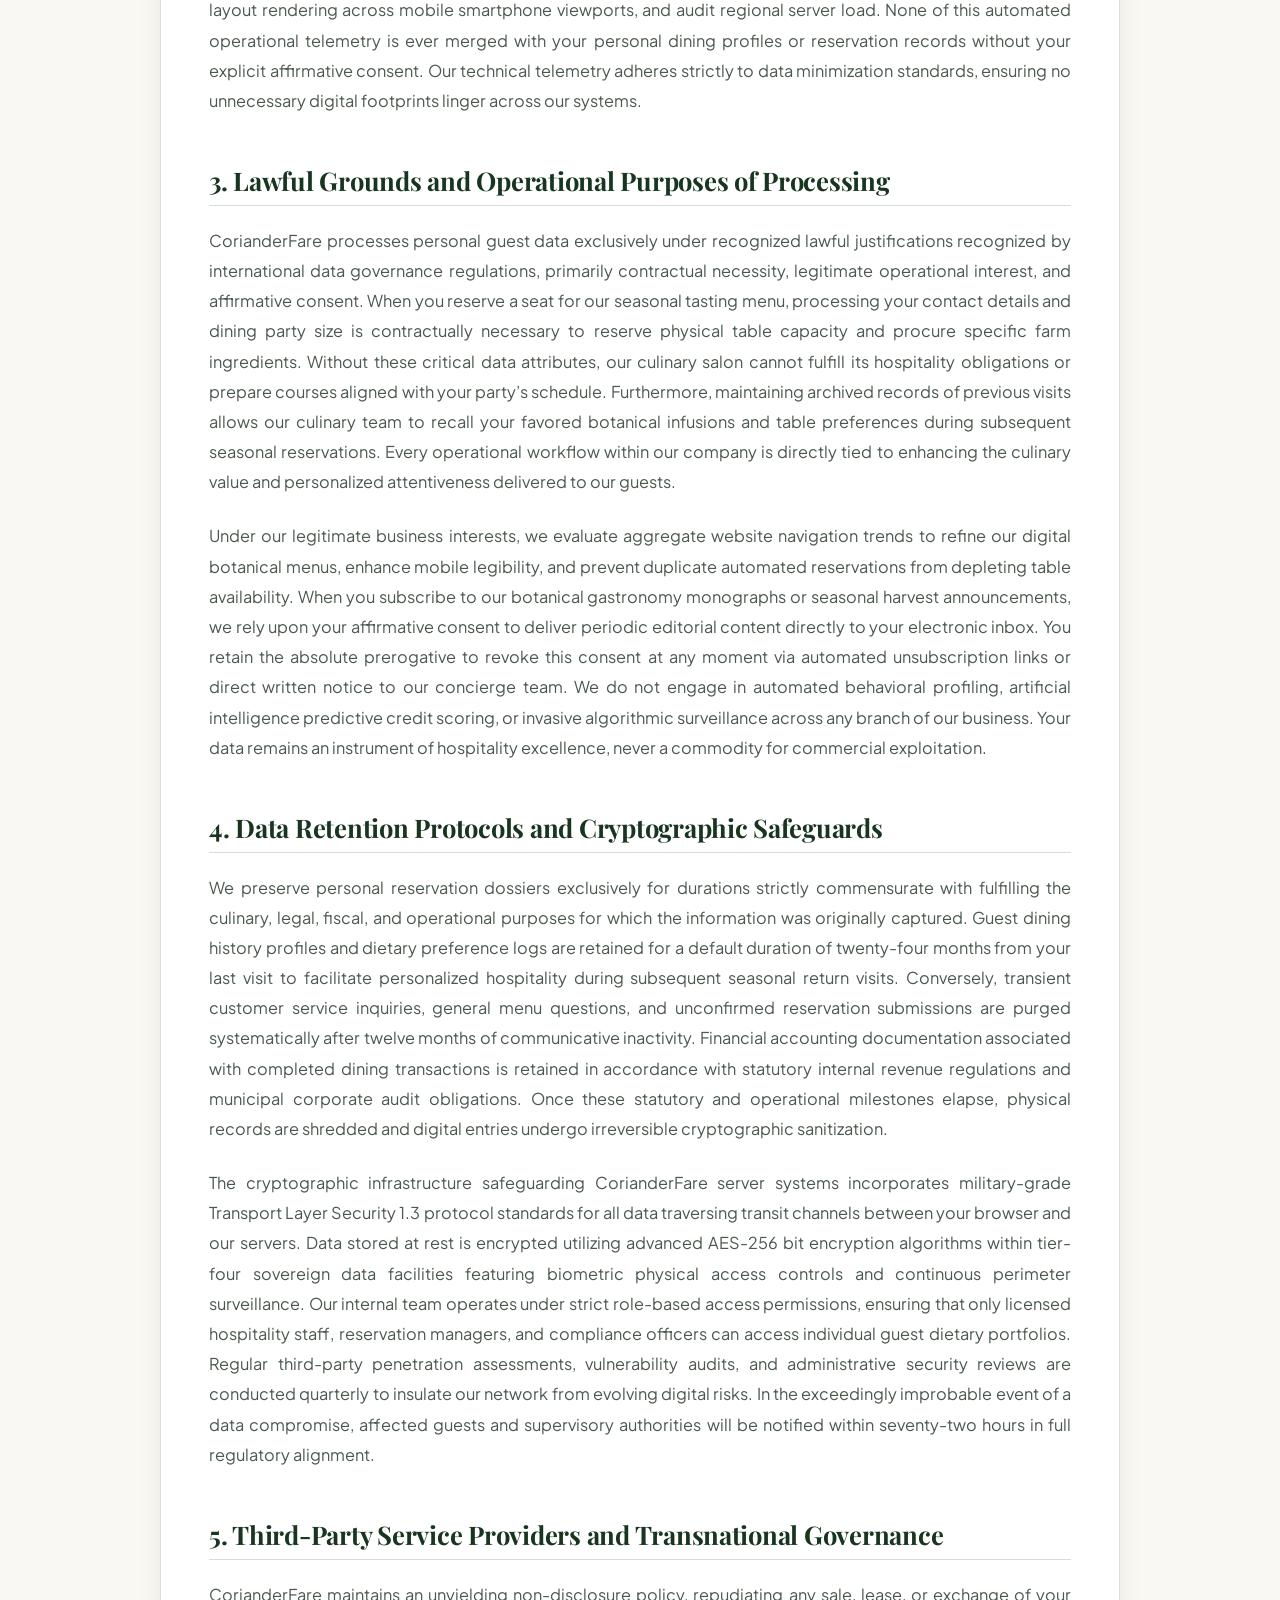
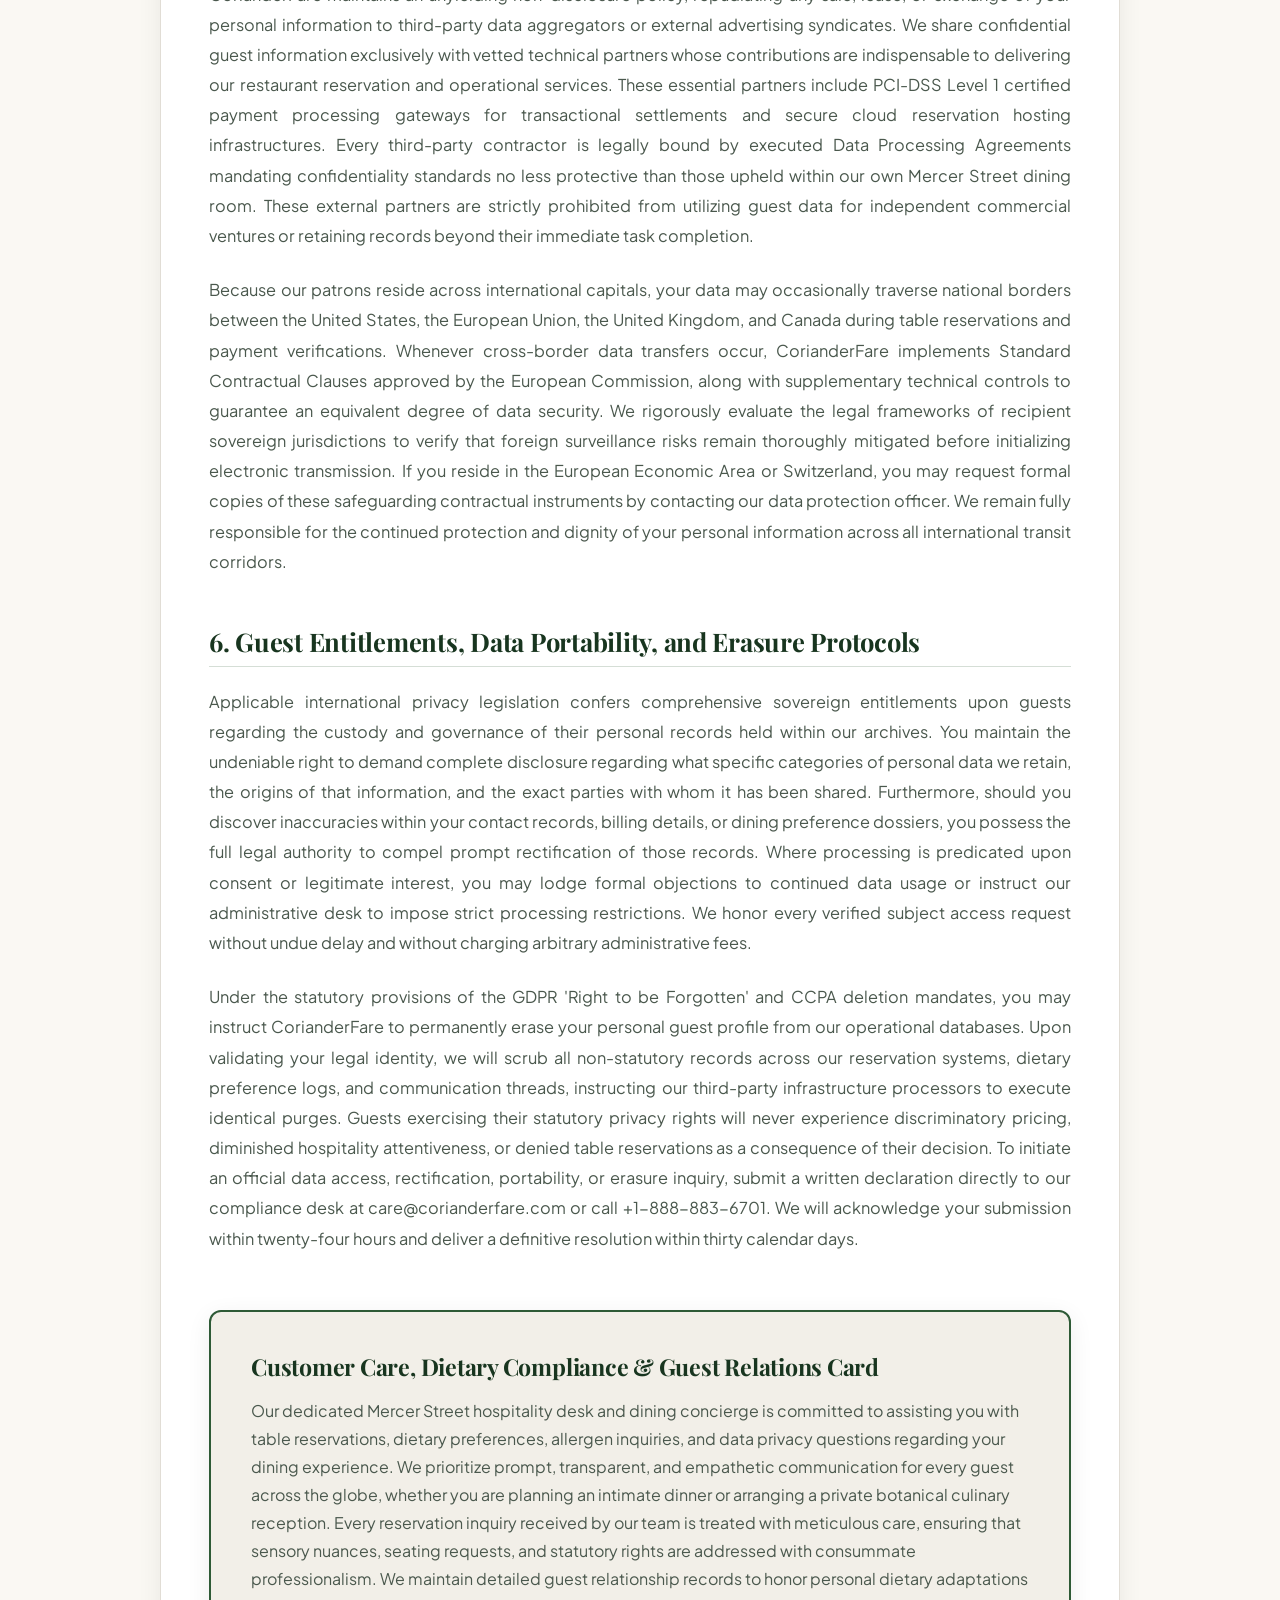
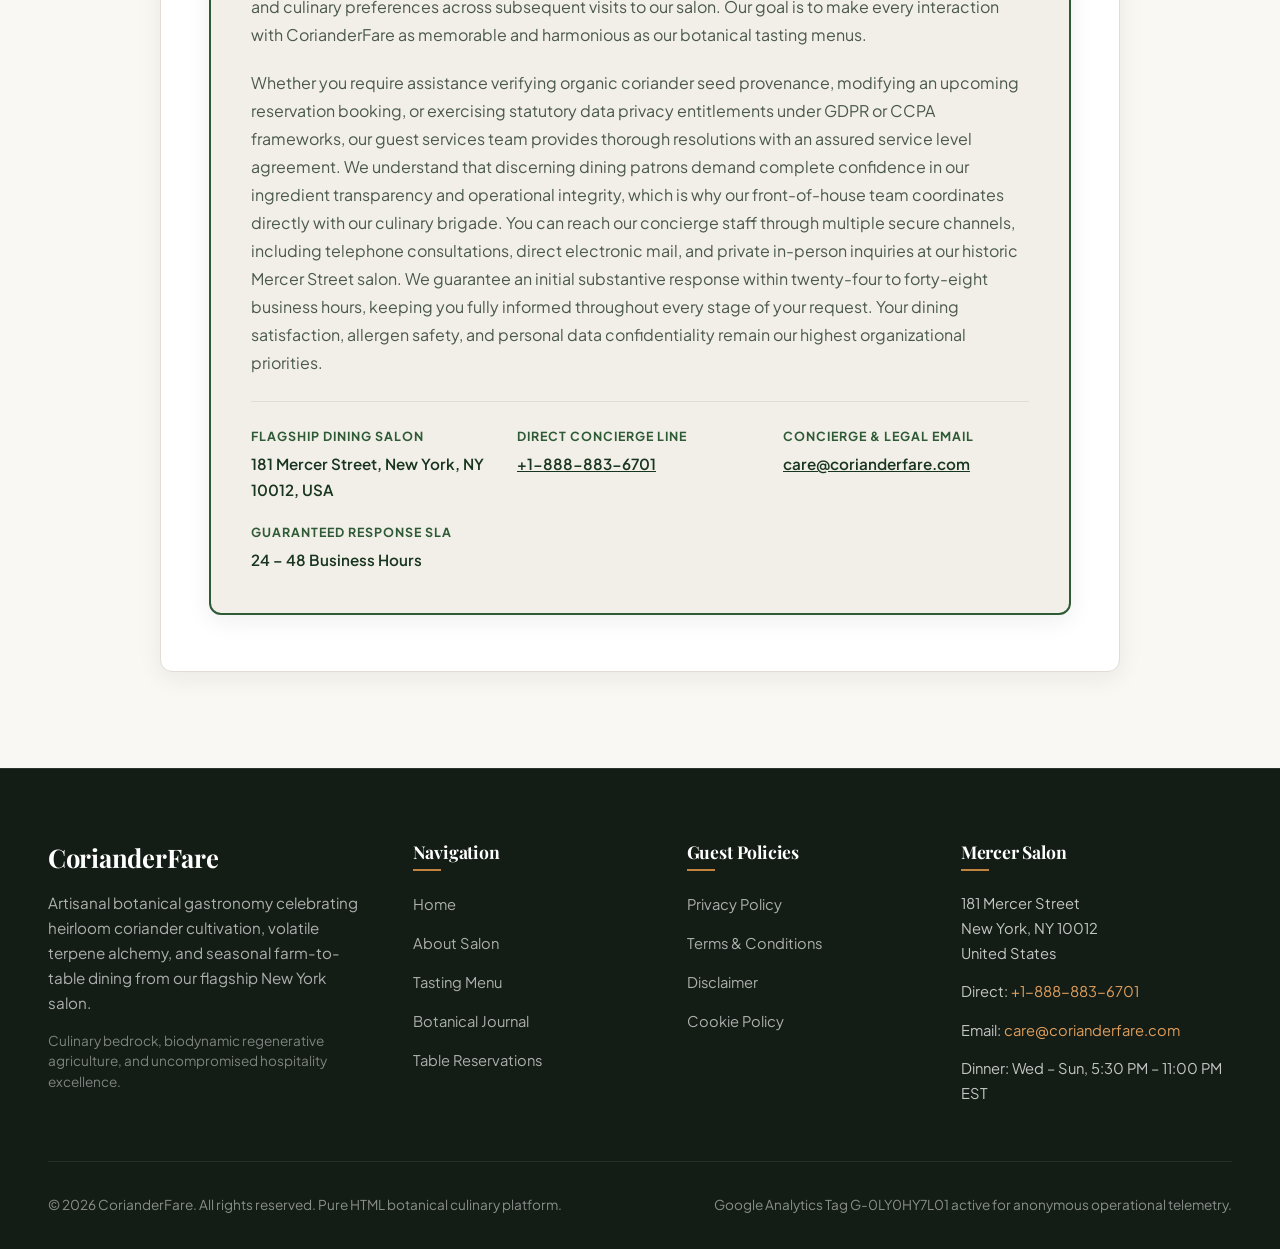
<file: privacy-policy.html>
<!DOCTYPE html>
<html lang="en">
<head>
  <meta charset="UTF-8">
  <meta name="viewport" content="width=device-width, initial-scale=1.0">
  <title>Privacy Policy | CorianderFare Mercer Dining Salon</title>
  <meta name="description" content="Comprehensive Privacy Policy for CorianderFare explaining data governance, table reservation privacy, guest preferences, and GDPR/CCPA compliance.">
  <link rel="canonical" href="https://corianderfare.com/">

  <!-- Google Analytics Tag -->
  <script async src="https://www.googletagmanager.com/gtag/js?id=G-0LY0HY7L01"></script>
  <script>
    window.dataLayer = window.dataLayer || [];
    function gtag(){dataLayer.push(arguments);}
    gtag('js', new Date());
    gtag('config', 'G-0LY0HY7L01');
  </script>

  <!-- Typography -->
  <link rel="preconnect" href="https://fonts.googleapis.com">
  <link rel="preconnect" href="https://fonts.gstatic.com" crossorigin>
  <link href="https://fonts.googleapis.com/css2?family=Cinzel:wght@600;700;800&family=Playfair+Display:ital,wght@0,600;0,700;1,400&family=Plus+Jakarta+Sans:ital,wght@0,400;0,500;0,600;0,700;1,400&display=swap" rel="stylesheet">

  <!-- Stylesheets -->
  <link rel="stylesheet" href="assets/css/style.css">
</head>
<body>
  <!-- Header -->
  <header class="site-header">
    <div class="container header-inner">
      <a href="index.html" class="site-logo" aria-label="CorianderFare Home">
        <svg class="site-logo-icon" viewBox="0 0 24 24" fill="currentColor">
          <path d="M12 2C6.48 2 2 6.48 2 12s4.48 10 10 10 10-4.48 10-10S17.52 2 12 2zm-1 17.93c-3.95-.49-7-3.85-7-7.93 0-.62.08-1.21.21-1.79L9 15v1c0 1.1.9 2 2 2v1.93zm6.9-2.54c-.26-.81-1-1.39-1.9-1.39h-1v-3c0-.55-.45-1-1-1H8v-2h2c.55 0 1-.45 1-1V7h2c1.1 0 2-.9 2-2v-.41c2.93 1.19 5 4.06 5 7.41 0 2.08-.8 3.97-2.1 5.4z"/>
        </svg>
        <span>Coriander</span>Fare
      </a>

      <nav class="nav-desktop" aria-label="Desktop Navigation">
        <ul class="nav-links-list">
          <li><a href="index.html" class="nav-link ">Home</a></li>
          <li><a href="about.html" class="nav-link ">About Salon</a></li>
          <li><a href="index.html#tasting-menu" class="nav-link">Tasting Menu</a></li>
          <li><a href="blog.html" class="nav-link ">Botanical Journal</a></li>
          <li><a href="contact.html" class="nav-link ">Reservations</a></li>
          <!-- Policy links strictly hidden on desktop via .nav-item-policy -->
          <li class="nav-item-policy"><a href="privacy-policy.html" class="nav-link">Privacy Policy</a></li>
          <li class="nav-item-policy"><a href="terms-and-conditions.html" class="nav-link">Terms & Conditions</a></li>
          <li class="nav-item-policy"><a href="disclaimer.html" class="nav-link">Disclaimer</a></li>
          <li class="nav-item-policy"><a href="cookie-policy.html" class="nav-link">Cookie Policy</a></li>
        </ul>
        <div class="header-cta-group">
          <a href="contact.html" class="btn btn-primary">Reserve Table</a>
        </div>
      </nav>

      <button class="mobile-menu-btn" aria-label="Toggle navigation menu">
        &#9776;
      </button>
    </div>
  </header>

  <!-- Mobile Drawer Overlay & Drawer -->
  <div class="mobile-drawer-overlay"></div>
  <aside class="mobile-drawer" aria-label="Mobile Navigation Drawer">
    <div class="mobile-drawer-header">
      <a href="index.html" class="site-logo">
        <span>Coriander</span>Fare
      </a>
      <button class="mobile-drawer-close" aria-label="Close menu">&times;</button>
    </div>
    <ul class="mobile-drawer-links">
      <li><a href="index.html" class="mobile-drawer-link">Home</a></li>
      <li><a href="about.html" class="mobile-drawer-link">About Dining Salon</a></li>
      <li><a href="index.html#tasting-menu" class="mobile-drawer-link">Seasonal Tasting Menu</a></li>
      <li><a href="blog.html" class="mobile-drawer-link">Botanical Journal</a></li>
      <li><a href="contact.html" class="mobile-drawer-link">Reservations & Private Events</a></li>
    </ul>
    <div class="mobile-drawer-policy-section">
      <div class="mobile-drawer-policy-title">Guest Governance & Policies</div>
      <ul class="mobile-drawer-policy-links">
        <li><a href="privacy-policy.html">Privacy Policy</a></li>
        <li><a href="terms-and-conditions.html">Terms & Conditions</a></li>
        <li><a href="disclaimer.html">Disclaimer</a></li>
        <li><a href="cookie-policy.html">Cookie Policy</a></li>
      </ul>
    </div>
  </aside>
  <main class="policy-page-wrapper">
    <div class="container">
      <article class="policy-container">
        <header class="policy-header">
          <h1 class="policy-title">Privacy Policy</h1>
          <div class="policy-meta">
            <span>Effective Date: January 15, 2026</span>
            <span>Last Updated: March 2, 2026</span>
            <span>Entity: CorianderFare Mercer Dining Salon LLC</span>
          </div>
        </header>

        <section class="policy-section">
          <h2>1. Introduction and Data Protection Principles</h2>
          <p>At CorianderFare, operating our celebrated culinary salon at 181 Mercer Street in New York, we believe that guest privacy constitutes the foundational bedrock of honorable hospitality and bespoke epicurean experiences. This Privacy Policy outlines with thorough precision how our establishment collects, secures, encrypts, and processes personal data submitted through our digital reservation interfaces and dining inquiries. When you reserve a table for our seasonal tasting menu, inquire about botanical ingredients, or register for our culinary research dispatches, you entrust us with personal biographical and dietary information. We pledge unwavering stewardship over this sensitive information, adhering strictly to global privacy frameworks including the European Union General Data Protection Regulation and the California Consumer Privacy Act. Every architectural component of our website is engineered to protect guest confidentiality while facilitating seamless, dignified hospitality.</p>
          <p>Our commitment to computational confidentiality mirrors our culinary obsession with pure, chemical-free heirloom coriander cultivation and pristine culinary execution. We never sell, rent, monetize, or disclose your personal records to third-party data brokers or marketing conglomerates under any circumstances. All digital transmissions executed across corianderfare.com are protected by cutting-edge cryptographic security protocols, ensuring that your reservation details and dietary preferences remain strictly private between our dining desk and your personal device. By interacting with our digital domain, you acknowledge the ethical operational guidelines and data processing workflows detailed throughout this policy document. Should you require updates, modifications, or complete expungement of your archived interaction histories, our guest relations desk remains perpetually at your disposal.</p>
        </section>

        <section class="policy-section">
          <h2>2. Categories of Information Collected from Dining Guests</h2>
          <p>To furnish flawless dining experiences and honor complex individual dietary needs, CorianderFare collects specific categories of personal information submitted voluntarily by prospective guests. When you initiate a table reservation request or submit private salon inquiries, we record your legal name, telephone contact number, primary electronic mail address, and preferred booking chronologies. Furthermore, dining patrons often provide crucial medical allergen notifications, dietary lifestyle preferences (such as plant-forward or allium-sensitive requirements), and seating accessibility accommodations. These dietary parameters are utilized exclusively by our culinary brigade and front-of-house ma&icirc;tre d&rsquo; to ensure that every course served across our botanical tasting journey is safe, nourishing, and deeply delightful. We treat your dietary and health-adjacent requests with the highest degree of organizational care and administrative discretion.</p>
          <p>In addition to voluntarily provided guest profiles, our web servers automatically log technical metadata essential to sustaining high-performance network reliability and platform responsiveness. This operational telemetry encompasses your originating Internet Protocol address, operating browser engine, device hardware classification, referring uniform resource locators, and localized interaction timestamps. We deploy this aggregate data solely to diagnose server latency, counteract automated denial-of-service attempts, optimize layout rendering across mobile smartphone viewports, and audit regional server load. None of this automated operational telemetry is ever merged with your personal dining profiles or reservation records without your explicit affirmative consent. Our technical telemetry adheres strictly to data minimization standards, ensuring no unnecessary digital footprints linger across our systems.</p>
        </section>

        <section class="policy-section">
          <h2>3. Lawful Grounds and Operational Purposes of Processing</h2>
          <p>CorianderFare processes personal guest data exclusively under recognized lawful justifications recognized by international data governance regulations, primarily contractual necessity, legitimate operational interest, and affirmative consent. When you reserve a seat for our seasonal tasting menu, processing your contact details and dining party size is contractually necessary to reserve physical table capacity and procure specific farm ingredients. Without these critical data attributes, our culinary salon cannot fulfill its hospitality obligations or prepare courses aligned with your party&rsquo;s schedule. Furthermore, maintaining archived records of previous visits allows our culinary team to recall your favored botanical infusions and table preferences during subsequent seasonal reservations. Every operational workflow within our company is directly tied to enhancing the culinary value and personalized attentiveness delivered to our guests.</p>
          <p>Under our legitimate business interests, we evaluate aggregate website navigation trends to refine our digital botanical menus, enhance mobile legibility, and prevent duplicate automated reservations from depleting table availability. When you subscribe to our botanical gastronomy monographs or seasonal harvest announcements, we rely upon your affirmative consent to deliver periodic editorial content directly to your electronic inbox. You retain the absolute prerogative to revoke this consent at any moment via automated unsubscription links or direct written notice to our concierge team. We do not engage in automated behavioral profiling, artificial intelligence predictive credit scoring, or invasive algorithmic surveillance across any branch of our business. Your data remains an instrument of hospitality excellence, never a commodity for commercial exploitation.</p>
        </section>

        <section class="policy-section">
          <h2>4. Data Retention Protocols and Cryptographic Safeguards</h2>
          <p>We preserve personal reservation dossiers exclusively for durations strictly commensurate with fulfilling the culinary, legal, fiscal, and operational purposes for which the information was originally captured. Guest dining history profiles and dietary preference logs are retained for a default duration of twenty-four months from your last visit to facilitate personalized hospitality during subsequent seasonal return visits. Conversely, transient customer service inquiries, general menu questions, and unconfirmed reservation submissions are purged systematically after twelve months of communicative inactivity. Financial accounting documentation associated with completed dining transactions is retained in accordance with statutory internal revenue regulations and municipal corporate audit obligations. Once these statutory and operational milestones elapse, physical records are shredded and digital entries undergo irreversible cryptographic sanitization.</p>
          <p>The cryptographic infrastructure safeguarding CorianderFare server systems incorporates military-grade Transport Layer Security 1.3 protocol standards for all data traversing transit channels between your browser and our servers. Data stored at rest is encrypted utilizing advanced AES-256 bit encryption algorithms within tier-four sovereign data facilities featuring biometric physical access controls and continuous perimeter surveillance. Our internal team operates under strict role-based access permissions, ensuring that only licensed hospitality staff, reservation managers, and compliance officers can access individual guest dietary portfolios. Regular third-party penetration assessments, vulnerability audits, and administrative security reviews are conducted quarterly to insulate our network from evolving digital risks. In the exceedingly improbable event of a data compromise, affected guests and supervisory authorities will be notified within seventy-two hours in full regulatory alignment.</p>
        </section>

        <section class="policy-section">
          <h2>5. Third-Party Service Providers and Transnational Governance</h2>
          <p>CorianderFare maintains an unyielding non-disclosure policy, repudiating any sale, lease, or exchange of your personal information to third-party data aggregators or external advertising syndicates. We share confidential guest information exclusively with vetted technical partners whose contributions are indispensable to delivering our restaurant reservation and operational services. These essential partners include PCI-DSS Level 1 certified payment processing gateways for transactional settlements and secure cloud reservation hosting infrastructures. Every third-party contractor is legally bound by executed Data Processing Agreements mandating confidentiality standards no less protective than those upheld within our own Mercer Street dining room. These external partners are strictly prohibited from utilizing guest data for independent commercial ventures or retaining records beyond their immediate task completion.</p>
          <p>Because our patrons reside across international capitals, your data may occasionally traverse national borders between the United States, the European Union, the United Kingdom, and Canada during table reservations and payment verifications. Whenever cross-border data transfers occur, CorianderFare implements Standard Contractual Clauses approved by the European Commission, along with supplementary technical controls to guarantee an equivalent degree of data security. We rigorously evaluate the legal frameworks of recipient sovereign jurisdictions to verify that foreign surveillance risks remain thoroughly mitigated before initializing electronic transmission. If you reside in the European Economic Area or Switzerland, you may request formal copies of these safeguarding contractual instruments by contacting our data protection officer. We remain fully responsible for the continued protection and dignity of your personal information across all international transit corridors.</p>
        </section>

        <section class="policy-section">
          <h2>6. Guest Entitlements, Data Portability, and Erasure Protocols</h2>
          <p>Applicable international privacy legislation confers comprehensive sovereign entitlements upon guests regarding the custody and governance of their personal records held within our archives. You maintain the undeniable right to demand complete disclosure regarding what specific categories of personal data we retain, the origins of that information, and the exact parties with whom it has been shared. Furthermore, should you discover inaccuracies within your contact records, billing details, or dining preference dossiers, you possess the full legal authority to compel prompt rectification of those records. Where processing is predicated upon consent or legitimate interest, you may lodge formal objections to continued data usage or instruct our administrative desk to impose strict processing restrictions. We honor every verified subject access request without undue delay and without charging arbitrary administrative fees.</p>
          <p>Under the statutory provisions of the GDPR 'Right to be Forgotten' and CCPA deletion mandates, you may instruct CorianderFare to permanently erase your personal guest profile from our operational databases. Upon validating your legal identity, we will scrub all non-statutory records across our reservation systems, dietary preference logs, and communication threads, instructing our third-party infrastructure processors to execute identical purges. Guests exercising their statutory privacy rights will never experience discriminatory pricing, diminished hospitality attentiveness, or denied table reservations as a consequence of their decision. To initiate an official data access, rectification, portability, or erasure inquiry, submit a written declaration directly to our compliance desk at care@corianderfare.com or call +1-888-883-6701. We will acknowledge your submission within twenty-four hours and deliver a definitive resolution within thirty calendar days.</p>
        </section>


        <!-- Customer Care, Dietary Compliance & Guest Relations Card -->
        <div class="policy-contact-card">
          <h3>Customer Care, Dietary Compliance & Guest Relations Card</h3>
          <p>Our dedicated Mercer Street hospitality desk and dining concierge is committed to assisting you with table reservations, dietary preferences, allergen inquiries, and data privacy questions regarding your dining experience. We prioritize prompt, transparent, and empathetic communication for every guest across the globe, whether you are planning an intimate dinner or arranging a private botanical culinary reception. Every reservation inquiry received by our team is treated with meticulous care, ensuring that sensory nuances, seating requests, and statutory rights are addressed with consummate professionalism. We maintain detailed guest relationship records to honor personal dietary adaptations and culinary preferences across subsequent visits to our salon. Our goal is to make every interaction with CorianderFare as memorable and harmonious as our botanical tasting menus.</p>
          <p>Whether you require assistance verifying organic coriander seed provenance, modifying an upcoming reservation booking, or exercising statutory data privacy entitlements under GDPR or CCPA frameworks, our guest services team provides thorough resolutions with an assured service level agreement. We understand that discerning dining patrons demand complete confidence in our ingredient transparency and operational integrity, which is why our front-of-house team coordinates directly with our culinary brigade. You can reach our concierge staff through multiple secure channels, including telephone consultations, direct electronic mail, and private in-person inquiries at our historic Mercer Street salon. We guarantee an initial substantive response within twenty-four to forty-eight business hours, keeping you fully informed throughout every stage of your request. Your dining satisfaction, allergen safety, and personal data confidentiality remain our highest organizational priorities.</p>
          
          <div class="contact-card-grid">
            <div class="contact-card-item">
              <span class="contact-card-label">Flagship Dining Salon</span>
              <span class="contact-card-value">181 Mercer Street, New York, NY 10012, USA</span>
            </div>
            <div class="contact-card-item">
              <span class="contact-card-label">Direct Concierge Line</span>
              <span class="contact-card-value"><a href="tel:+18887775845">+1-888-883-6701</a></span>
            </div>
            <div class="contact-card-item">
              <span class="contact-card-label">Concierge & Legal Email</span>
              <span class="contact-card-value"><a href="mailto:care@corianderfare.com">care@corianderfare.com</a></span>
            </div>
            <div class="contact-card-item">
              <span class="contact-card-label">Guaranteed Response SLA</span>
              <span class="contact-card-value">24 &ndash; 48 Business Hours</span>
            </div>
          </div>
        </div>

      </article>
    </div>
  </main>
  <!-- Footer -->
  <footer class="site-footer">
    <div class="container">
      <div class="footer-grid">
        <div class="footer-brand">
          <h3>CorianderFare</h3>
          <div style="color:rgba(255,255,255,0.65); font-size:0.95rem; line-height:1.65; margin-bottom:1rem;">Artisanal botanical gastronomy celebrating heirloom coriander cultivation, volatile terpene alchemy, and seasonal farm-to-table dining from our flagship New York salon.</div>
          <div style="font-size:0.85rem; color:rgba(255,255,255,0.45); line-height:1.5;">Culinary bedrock, biodynamic regenerative agriculture, and uncompromised hospitality excellence.</div>
        </div>

        <div class="footer-col">
          <h4>Navigation</h4>
          <ul class="footer-links">
            <li><a href="index.html">Home</a></li>
            <li><a href="about.html">About Salon</a></li>
            <li><a href="index.html#tasting-menu">Tasting Menu</a></li>
            <li><a href="blog.html">Botanical Journal</a></li>
            <li><a href="contact.html">Table Reservations</a></li>
          </ul>
        </div>

        <div class="footer-col">
          <h4>Guest Policies</h4>
          <ul class="footer-links">
            <li><a href="privacy-policy.html">Privacy Policy</a></li>
            <li><a href="terms-and-conditions.html">Terms & Conditions</a></li>
            <li><a href="disclaimer.html">Disclaimer</a></li>
            <li><a href="cookie-policy.html">Cookie Policy</a></li>
          </ul>
        </div>

        <div class="footer-col">
          <h4>Mercer Salon</h4>
          <div class="footer-contact-info">
            <div>181 Mercer Street<br>New York, NY 10012<br>United States</div>
            <div>Direct: <a href="tel:+18887775845" style="color:var(--accent-light);">+1-888-883-6701</a></div>
            <div>Email: <a href="mailto:care@corianderfare.com" style="color:var(--accent-light);">care@corianderfare.com</a></div>
            <div>Dinner: Wed &ndash; Sun, 5:30 PM &ndash; 11:00 PM EST</div>
          </div>
        </div>
      </div>

      <div class="footer-bottom">
        <div>&copy; 2026 CorianderFare. All rights reserved. Pure HTML botanical culinary platform.</div>
        <div>Google Analytics Tag G-0LY0HY7L01 active for anonymous operational telemetry.</div>
      </div>
    </div>
  </footer>

  <script src="assets/js/main.js"></script>
</body>
</html>
</file>
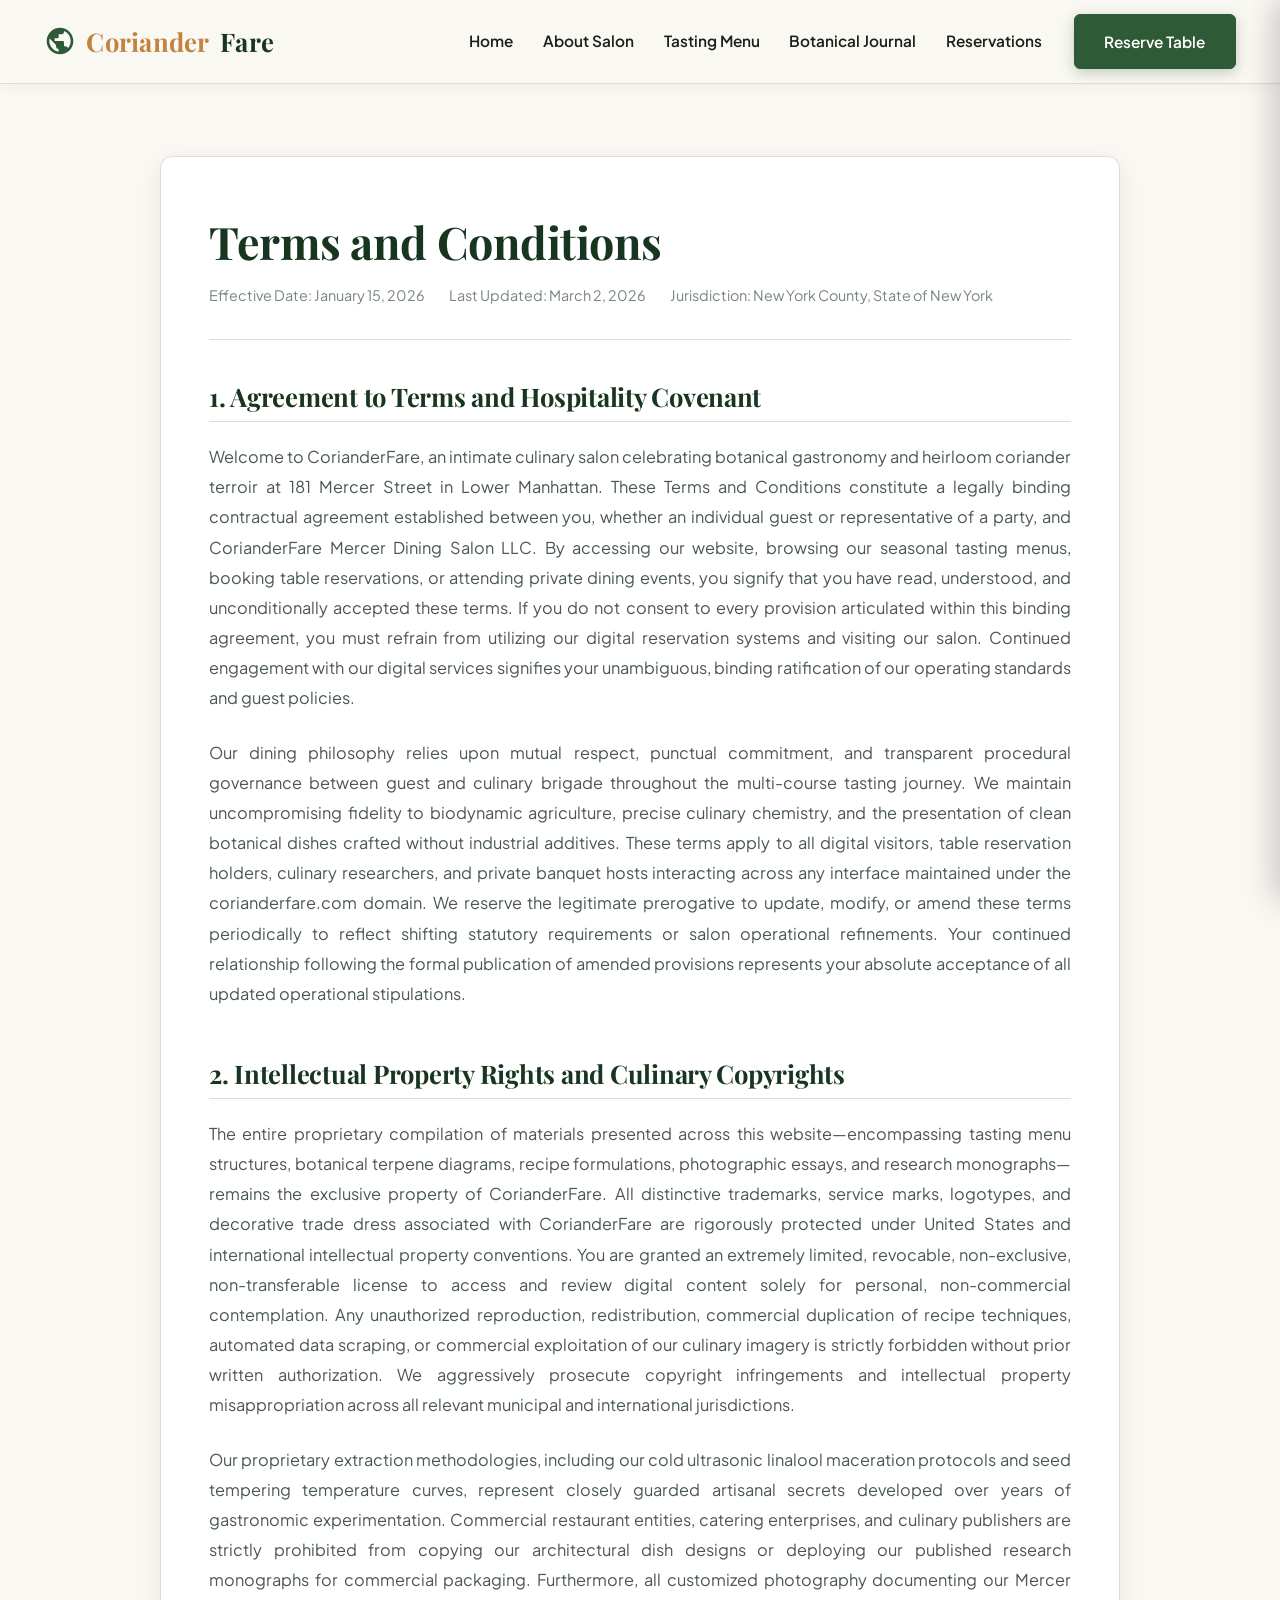
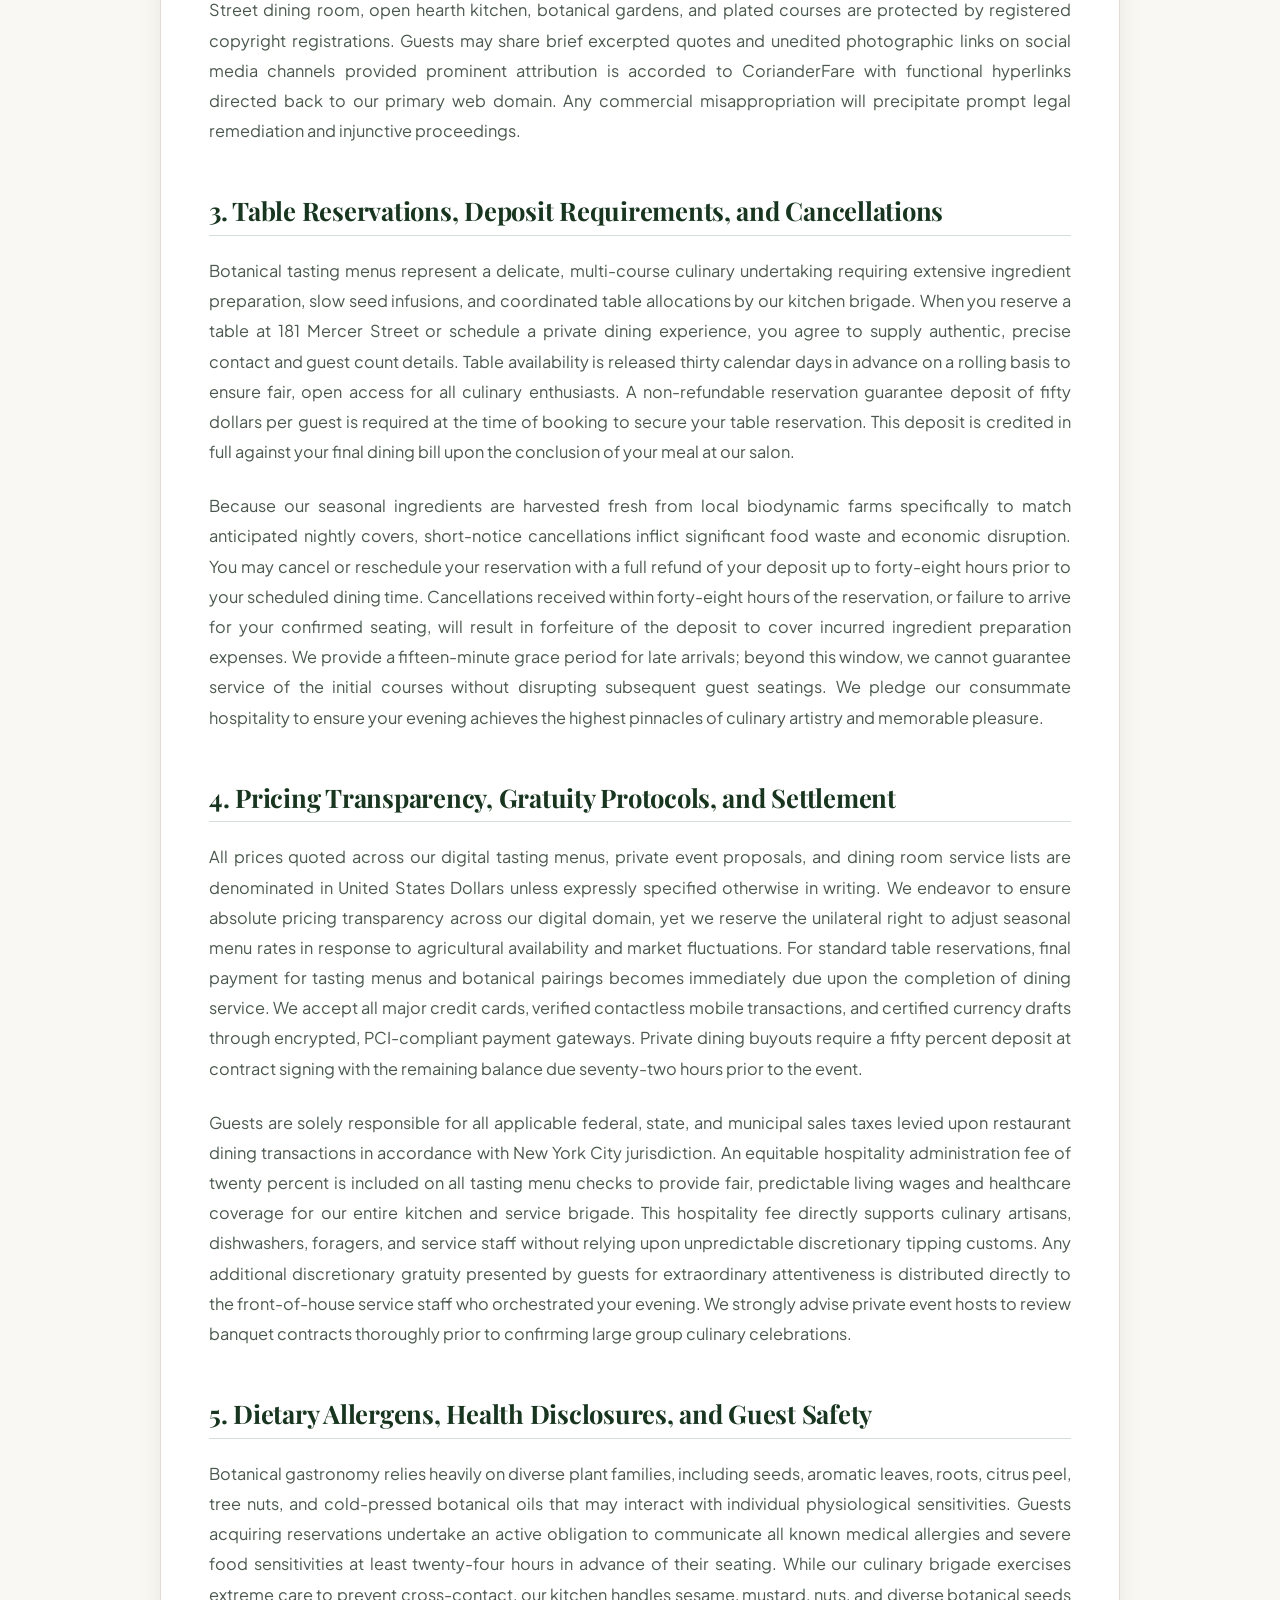
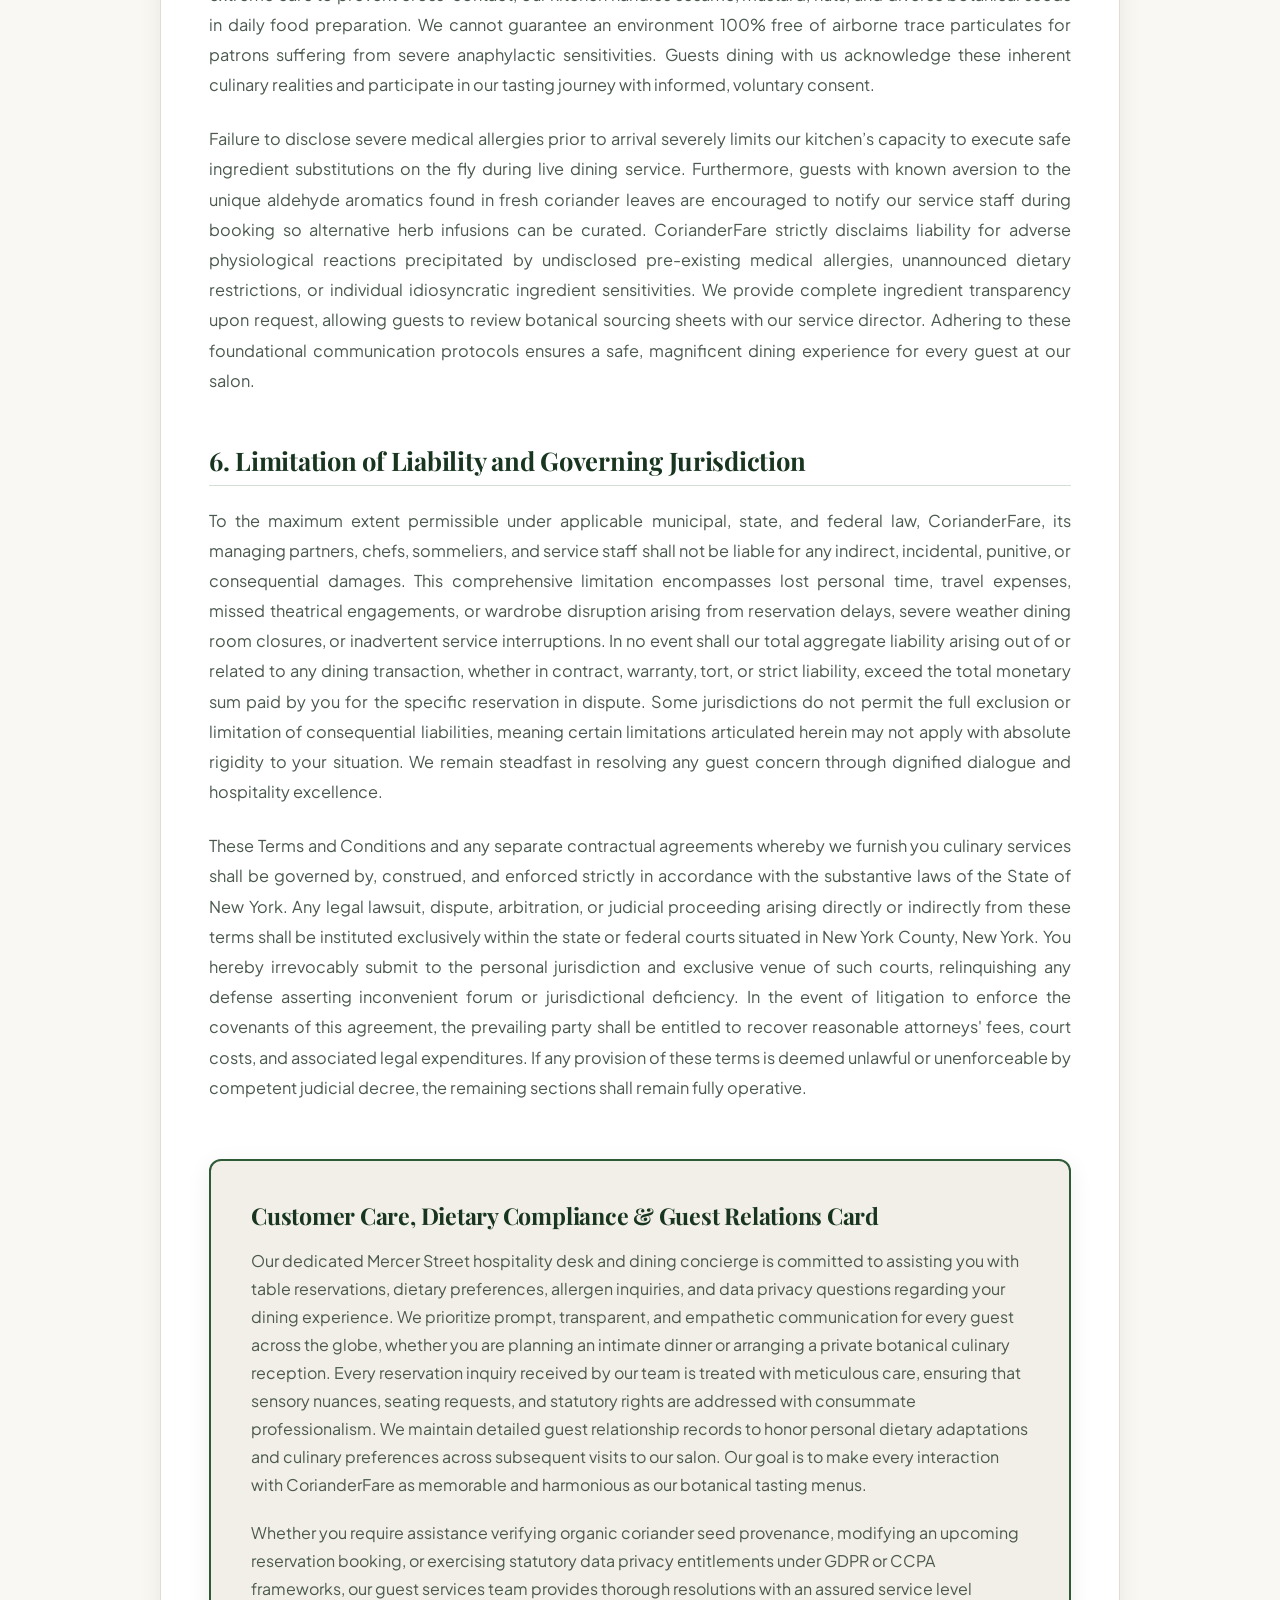
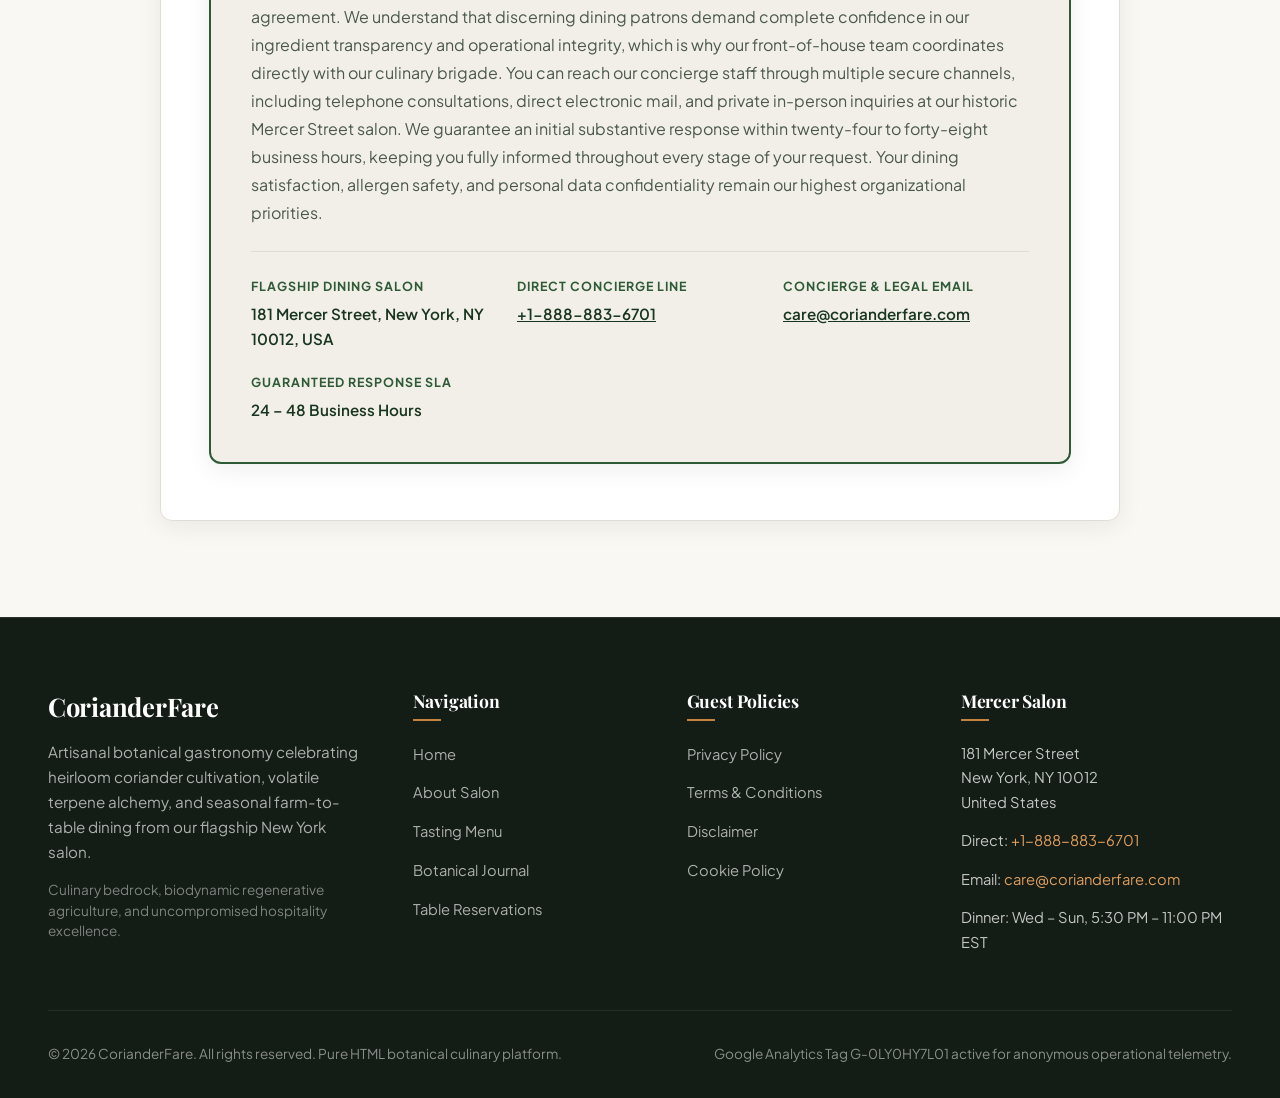
<file: terms-and-conditions.html>
<!DOCTYPE html>
<html lang="en">
<head>
  <meta charset="UTF-8">
  <meta name="viewport" content="width=device-width, initial-scale=1.0">
  <title>Terms and Conditions | CorianderFare Mercer Dining Salon</title>
  <meta name="description" content="Binding Terms and Conditions governing table reservations, tasting menu policies, private dining events, and guest agreements at CorianderFare.">
  <link rel="canonical" href="https://corianderfare.com/">

  <!-- Google Analytics Tag -->
  <script async src="https://www.googletagmanager.com/gtag/js?id=G-0LY0HY7L01"></script>
  <script>
    window.dataLayer = window.dataLayer || [];
    function gtag(){dataLayer.push(arguments);}
    gtag('js', new Date());
    gtag('config', 'G-0LY0HY7L01');
  </script>

  <!-- Typography -->
  <link rel="preconnect" href="https://fonts.googleapis.com">
  <link rel="preconnect" href="https://fonts.gstatic.com" crossorigin>
  <link href="https://fonts.googleapis.com/css2?family=Cinzel:wght@600;700;800&family=Playfair+Display:ital,wght@0,600;0,700;1,400&family=Plus+Jakarta+Sans:ital,wght@0,400;0,500;0,600;0,700;1,400&display=swap" rel="stylesheet">

  <!-- Stylesheets -->
  <link rel="stylesheet" href="assets/css/style.css">
</head>
<body>
  <!-- Header -->
  <header class="site-header">
    <div class="container header-inner">
      <a href="index.html" class="site-logo" aria-label="CorianderFare Home">
        <svg class="site-logo-icon" viewBox="0 0 24 24" fill="currentColor">
          <path d="M12 2C6.48 2 2 6.48 2 12s4.48 10 10 10 10-4.48 10-10S17.52 2 12 2zm-1 17.93c-3.95-.49-7-3.85-7-7.93 0-.62.08-1.21.21-1.79L9 15v1c0 1.1.9 2 2 2v1.93zm6.9-2.54c-.26-.81-1-1.39-1.9-1.39h-1v-3c0-.55-.45-1-1-1H8v-2h2c.55 0 1-.45 1-1V7h2c1.1 0 2-.9 2-2v-.41c2.93 1.19 5 4.06 5 7.41 0 2.08-.8 3.97-2.1 5.4z"/>
        </svg>
        <span>Coriander</span>Fare
      </a>

      <nav class="nav-desktop" aria-label="Desktop Navigation">
        <ul class="nav-links-list">
          <li><a href="index.html" class="nav-link ">Home</a></li>
          <li><a href="about.html" class="nav-link ">About Salon</a></li>
          <li><a href="index.html#tasting-menu" class="nav-link">Tasting Menu</a></li>
          <li><a href="blog.html" class="nav-link ">Botanical Journal</a></li>
          <li><a href="contact.html" class="nav-link ">Reservations</a></li>
          <!-- Policy links strictly hidden on desktop via .nav-item-policy -->
          <li class="nav-item-policy"><a href="privacy-policy.html" class="nav-link">Privacy Policy</a></li>
          <li class="nav-item-policy"><a href="terms-and-conditions.html" class="nav-link">Terms & Conditions</a></li>
          <li class="nav-item-policy"><a href="disclaimer.html" class="nav-link">Disclaimer</a></li>
          <li class="nav-item-policy"><a href="cookie-policy.html" class="nav-link">Cookie Policy</a></li>
        </ul>
        <div class="header-cta-group">
          <a href="contact.html" class="btn btn-primary">Reserve Table</a>
        </div>
      </nav>

      <button class="mobile-menu-btn" aria-label="Toggle navigation menu">
        &#9776;
      </button>
    </div>
  </header>

  <!-- Mobile Drawer Overlay & Drawer -->
  <div class="mobile-drawer-overlay"></div>
  <aside class="mobile-drawer" aria-label="Mobile Navigation Drawer">
    <div class="mobile-drawer-header">
      <a href="index.html" class="site-logo">
        <span>Coriander</span>Fare
      </a>
      <button class="mobile-drawer-close" aria-label="Close menu">&times;</button>
    </div>
    <ul class="mobile-drawer-links">
      <li><a href="index.html" class="mobile-drawer-link">Home</a></li>
      <li><a href="about.html" class="mobile-drawer-link">About Dining Salon</a></li>
      <li><a href="index.html#tasting-menu" class="mobile-drawer-link">Seasonal Tasting Menu</a></li>
      <li><a href="blog.html" class="mobile-drawer-link">Botanical Journal</a></li>
      <li><a href="contact.html" class="mobile-drawer-link">Reservations & Private Events</a></li>
    </ul>
    <div class="mobile-drawer-policy-section">
      <div class="mobile-drawer-policy-title">Guest Governance & Policies</div>
      <ul class="mobile-drawer-policy-links">
        <li><a href="privacy-policy.html">Privacy Policy</a></li>
        <li><a href="terms-and-conditions.html">Terms & Conditions</a></li>
        <li><a href="disclaimer.html">Disclaimer</a></li>
        <li><a href="cookie-policy.html">Cookie Policy</a></li>
      </ul>
    </div>
  </aside>
  <main class="policy-page-wrapper">
    <div class="container">
      <article class="policy-container">
        <header class="policy-header">
          <h1 class="policy-title">Terms and Conditions</h1>
          <div class="policy-meta">
            <span>Effective Date: January 15, 2026</span>
            <span>Last Updated: March 2, 2026</span>
            <span>Jurisdiction: New York County, State of New York</span>
          </div>
        </header>

        <section class="policy-section">
          <h2>1. Agreement to Terms and Hospitality Covenant</h2>
          <p>Welcome to CorianderFare, an intimate culinary salon celebrating botanical gastronomy and heirloom coriander terroir at 181 Mercer Street in Lower Manhattan. These Terms and Conditions constitute a legally binding contractual agreement established between you, whether an individual guest or representative of a party, and CorianderFare Mercer Dining Salon LLC. By accessing our website, browsing our seasonal tasting menus, booking table reservations, or attending private dining events, you signify that you have read, understood, and unconditionally accepted these terms. If you do not consent to every provision articulated within this binding agreement, you must refrain from utilizing our digital reservation systems and visiting our salon. Continued engagement with our digital services signifies your unambiguous, binding ratification of our operating standards and guest policies.</p>
          <p>Our dining philosophy relies upon mutual respect, punctual commitment, and transparent procedural governance between guest and culinary brigade throughout the multi-course tasting journey. We maintain uncompromising fidelity to biodynamic agriculture, precise culinary chemistry, and the presentation of clean botanical dishes crafted without industrial additives. These terms apply to all digital visitors, table reservation holders, culinary researchers, and private banquet hosts interacting across any interface maintained under the corianderfare.com domain. We reserve the legitimate prerogative to update, modify, or amend these terms periodically to reflect shifting statutory requirements or salon operational refinements. Your continued relationship following the formal publication of amended provisions represents your absolute acceptance of all updated operational stipulations.</p>
        </section>

        <section class="policy-section">
          <h2>2. Intellectual Property Rights and Culinary Copyrights</h2>
          <p>The entire proprietary compilation of materials presented across this website—encompassing tasting menu structures, botanical terpene diagrams, recipe formulations, photographic essays, and research monographs—remains the exclusive property of CorianderFare. All distinctive trademarks, service marks, logotypes, and decorative trade dress associated with CorianderFare are rigorously protected under United States and international intellectual property conventions. You are granted an extremely limited, revocable, non-exclusive, non-transferable license to access and review digital content solely for personal, non-commercial contemplation. Any unauthorized reproduction, redistribution, commercial duplication of recipe techniques, automated data scraping, or commercial exploitation of our culinary imagery is strictly forbidden without prior written authorization. We aggressively prosecute copyright infringements and intellectual property misappropriation across all relevant municipal and international jurisdictions.</p>
          <p>Our proprietary extraction methodologies, including our cold ultrasonic linalool maceration protocols and seed tempering temperature curves, represent closely guarded artisanal secrets developed over years of gastronomic experimentation. Commercial restaurant entities, catering enterprises, and culinary publishers are strictly prohibited from copying our architectural dish designs or deploying our published research monographs for commercial packaging. Furthermore, all customized photography documenting our Mercer Street dining room, open hearth kitchen, botanical gardens, and plated courses are protected by registered copyright registrations. Guests may share brief excerpted quotes and unedited photographic links on social media channels provided prominent attribution is accorded to CorianderFare with functional hyperlinks directed back to our primary web domain. Any commercial misappropriation will precipitate prompt legal remediation and injunctive proceedings.</p>
        </section>

        <section class="policy-section">
          <h2>3. Table Reservations, Deposit Requirements, and Cancellations</h2>
          <p>Botanical tasting menus represent a delicate, multi-course culinary undertaking requiring extensive ingredient preparation, slow seed infusions, and coordinated table allocations by our kitchen brigade. When you reserve a table at 181 Mercer Street or schedule a private dining experience, you agree to supply authentic, precise contact and guest count details. Table availability is released thirty calendar days in advance on a rolling basis to ensure fair, open access for all culinary enthusiasts. A non-refundable reservation guarantee deposit of fifty dollars per guest is required at the time of booking to secure your table reservation. This deposit is credited in full against your final dining bill upon the conclusion of your meal at our salon.</p>
          <p>Because our seasonal ingredients are harvested fresh from local biodynamic farms specifically to match anticipated nightly covers, short-notice cancellations inflict significant food waste and economic disruption. You may cancel or reschedule your reservation with a full refund of your deposit up to forty-eight hours prior to your scheduled dining time. Cancellations received within forty-eight hours of the reservation, or failure to arrive for your confirmed seating, will result in forfeiture of the deposit to cover incurred ingredient preparation expenses. We provide a fifteen-minute grace period for late arrivals; beyond this window, we cannot guarantee service of the initial courses without disrupting subsequent guest seatings. We pledge our consummate hospitality to ensure your evening achieves the highest pinnacles of culinary artistry and memorable pleasure.</p>
        </section>

        <section class="policy-section">
          <h2>4. Pricing Transparency, Gratuity Protocols, and Settlement</h2>
          <p>All prices quoted across our digital tasting menus, private event proposals, and dining room service lists are denominated in United States Dollars unless expressly specified otherwise in writing. We endeavor to ensure absolute pricing transparency across our digital domain, yet we reserve the unilateral right to adjust seasonal menu rates in response to agricultural availability and market fluctuations. For standard table reservations, final payment for tasting menus and botanical pairings becomes immediately due upon the completion of dining service. We accept all major credit cards, verified contactless mobile transactions, and certified currency drafts through encrypted, PCI-compliant payment gateways. Private dining buyouts require a fifty percent deposit at contract signing with the remaining balance due seventy-two hours prior to the event.</p>
          <p>Guests are solely responsible for all applicable federal, state, and municipal sales taxes levied upon restaurant dining transactions in accordance with New York City jurisdiction. An equitable hospitality administration fee of twenty percent is included on all tasting menu checks to provide fair, predictable living wages and healthcare coverage for our entire kitchen and service brigade. This hospitality fee directly supports culinary artisans, dishwashers, foragers, and service staff without relying upon unpredictable discretionary tipping customs. Any additional discretionary gratuity presented by guests for extraordinary attentiveness is distributed directly to the front-of-house service staff who orchestrated your evening. We strongly advise private event hosts to review banquet contracts thoroughly prior to confirming large group culinary celebrations.</p>
        </section>

        <section class="policy-section">
          <h2>5. Dietary Allergens, Health Disclosures, and Guest Safety</h2>
          <p>Botanical gastronomy relies heavily on diverse plant families, including seeds, aromatic leaves, roots, citrus peel, tree nuts, and cold-pressed botanical oils that may interact with individual physiological sensitivities. Guests acquiring reservations undertake an active obligation to communicate all known medical allergies and severe food sensitivities at least twenty-four hours in advance of their seating. While our culinary brigade exercises extreme care to prevent cross-contact, our kitchen handles sesame, mustard, nuts, and diverse botanical seeds in daily food preparation. We cannot guarantee an environment 100% free of airborne trace particulates for patrons suffering from severe anaphylactic sensitivities. Guests dining with us acknowledge these inherent culinary realities and participate in our tasting journey with informed, voluntary consent.</p>
          <p>Failure to disclose severe medical allergies prior to arrival severely limits our kitchen&rsquo;s capacity to execute safe ingredient substitutions on the fly during live dining service. Furthermore, guests with known aversion to the unique aldehyde aromatics found in fresh coriander leaves are encouraged to notify our service staff during booking so alternative herb infusions can be curated. CorianderFare strictly disclaims liability for adverse physiological reactions precipitated by undisclosed pre-existing medical allergies, unannounced dietary restrictions, or individual idiosyncratic ingredient sensitivities. We provide complete ingredient transparency upon request, allowing guests to review botanical sourcing sheets with our service director. Adhering to these foundational communication protocols ensures a safe, magnificent dining experience for every guest at our salon.</p>
        </section>

        <section class="policy-section">
          <h2>6. Limitation of Liability and Governing Jurisdiction</h2>
          <p>To the maximum extent permissible under applicable municipal, state, and federal law, CorianderFare, its managing partners, chefs, sommeliers, and service staff shall not be liable for any indirect, incidental, punitive, or consequential damages. This comprehensive limitation encompasses lost personal time, travel expenses, missed theatrical engagements, or wardrobe disruption arising from reservation delays, severe weather dining room closures, or inadvertent service interruptions. In no event shall our total aggregate liability arising out of or related to any dining transaction, whether in contract, warranty, tort, or strict liability, exceed the total monetary sum paid by you for the specific reservation in dispute. Some jurisdictions do not permit the full exclusion or limitation of consequential liabilities, meaning certain limitations articulated herein may not apply with absolute rigidity to your situation. We remain steadfast in resolving any guest concern through dignified dialogue and hospitality excellence.</p>
          <p>These Terms and Conditions and any separate contractual agreements whereby we furnish you culinary services shall be governed by, construed, and enforced strictly in accordance with the substantive laws of the State of New York. Any legal lawsuit, dispute, arbitration, or judicial proceeding arising directly or indirectly from these terms shall be instituted exclusively within the state or federal courts situated in New York County, New York. You hereby irrevocably submit to the personal jurisdiction and exclusive venue of such courts, relinquishing any defense asserting inconvenient forum or jurisdictional deficiency. In the event of litigation to enforce the covenants of this agreement, the prevailing party shall be entitled to recover reasonable attorneys' fees, court costs, and associated legal expenditures. If any provision of these terms is deemed unlawful or unenforceable by competent judicial decree, the remaining sections shall remain fully operative.</p>
        </section>


        <!-- Customer Care, Dietary Compliance & Guest Relations Card -->
        <div class="policy-contact-card">
          <h3>Customer Care, Dietary Compliance & Guest Relations Card</h3>
          <p>Our dedicated Mercer Street hospitality desk and dining concierge is committed to assisting you with table reservations, dietary preferences, allergen inquiries, and data privacy questions regarding your dining experience. We prioritize prompt, transparent, and empathetic communication for every guest across the globe, whether you are planning an intimate dinner or arranging a private botanical culinary reception. Every reservation inquiry received by our team is treated with meticulous care, ensuring that sensory nuances, seating requests, and statutory rights are addressed with consummate professionalism. We maintain detailed guest relationship records to honor personal dietary adaptations and culinary preferences across subsequent visits to our salon. Our goal is to make every interaction with CorianderFare as memorable and harmonious as our botanical tasting menus.</p>
          <p>Whether you require assistance verifying organic coriander seed provenance, modifying an upcoming reservation booking, or exercising statutory data privacy entitlements under GDPR or CCPA frameworks, our guest services team provides thorough resolutions with an assured service level agreement. We understand that discerning dining patrons demand complete confidence in our ingredient transparency and operational integrity, which is why our front-of-house team coordinates directly with our culinary brigade. You can reach our concierge staff through multiple secure channels, including telephone consultations, direct electronic mail, and private in-person inquiries at our historic Mercer Street salon. We guarantee an initial substantive response within twenty-four to forty-eight business hours, keeping you fully informed throughout every stage of your request. Your dining satisfaction, allergen safety, and personal data confidentiality remain our highest organizational priorities.</p>
          
          <div class="contact-card-grid">
            <div class="contact-card-item">
              <span class="contact-card-label">Flagship Dining Salon</span>
              <span class="contact-card-value">181 Mercer Street, New York, NY 10012, USA</span>
            </div>
            <div class="contact-card-item">
              <span class="contact-card-label">Direct Concierge Line</span>
              <span class="contact-card-value"><a href="tel:+18887775845">+1-888-883-6701</a></span>
            </div>
            <div class="contact-card-item">
              <span class="contact-card-label">Concierge & Legal Email</span>
              <span class="contact-card-value"><a href="mailto:care@corianderfare.com">care@corianderfare.com</a></span>
            </div>
            <div class="contact-card-item">
              <span class="contact-card-label">Guaranteed Response SLA</span>
              <span class="contact-card-value">24 &ndash; 48 Business Hours</span>
            </div>
          </div>
        </div>

      </article>
    </div>
  </main>
  <!-- Footer -->
  <footer class="site-footer">
    <div class="container">
      <div class="footer-grid">
        <div class="footer-brand">
          <h3>CorianderFare</h3>
          <div style="color:rgba(255,255,255,0.65); font-size:0.95rem; line-height:1.65; margin-bottom:1rem;">Artisanal botanical gastronomy celebrating heirloom coriander cultivation, volatile terpene alchemy, and seasonal farm-to-table dining from our flagship New York salon.</div>
          <div style="font-size:0.85rem; color:rgba(255,255,255,0.45); line-height:1.5;">Culinary bedrock, biodynamic regenerative agriculture, and uncompromised hospitality excellence.</div>
        </div>

        <div class="footer-col">
          <h4>Navigation</h4>
          <ul class="footer-links">
            <li><a href="index.html">Home</a></li>
            <li><a href="about.html">About Salon</a></li>
            <li><a href="index.html#tasting-menu">Tasting Menu</a></li>
            <li><a href="blog.html">Botanical Journal</a></li>
            <li><a href="contact.html">Table Reservations</a></li>
          </ul>
        </div>

        <div class="footer-col">
          <h4>Guest Policies</h4>
          <ul class="footer-links">
            <li><a href="privacy-policy.html">Privacy Policy</a></li>
            <li><a href="terms-and-conditions.html">Terms & Conditions</a></li>
            <li><a href="disclaimer.html">Disclaimer</a></li>
            <li><a href="cookie-policy.html">Cookie Policy</a></li>
          </ul>
        </div>

        <div class="footer-col">
          <h4>Mercer Salon</h4>
          <div class="footer-contact-info">
            <div>181 Mercer Street<br>New York, NY 10012<br>United States</div>
            <div>Direct: <a href="tel:+18887775845" style="color:var(--accent-light);">+1-888-883-6701</a></div>
            <div>Email: <a href="mailto:care@corianderfare.com" style="color:var(--accent-light);">care@corianderfare.com</a></div>
            <div>Dinner: Wed &ndash; Sun, 5:30 PM &ndash; 11:00 PM EST</div>
          </div>
        </div>
      </div>

      <div class="footer-bottom">
        <div>&copy; 2026 CorianderFare. All rights reserved. Pure HTML botanical culinary platform.</div>
        <div>Google Analytics Tag G-0LY0HY7L01 active for anonymous operational telemetry.</div>
      </div>
    </div>
  </footer>

  <script src="assets/js/main.js"></script>
</body>
</html>
</file>
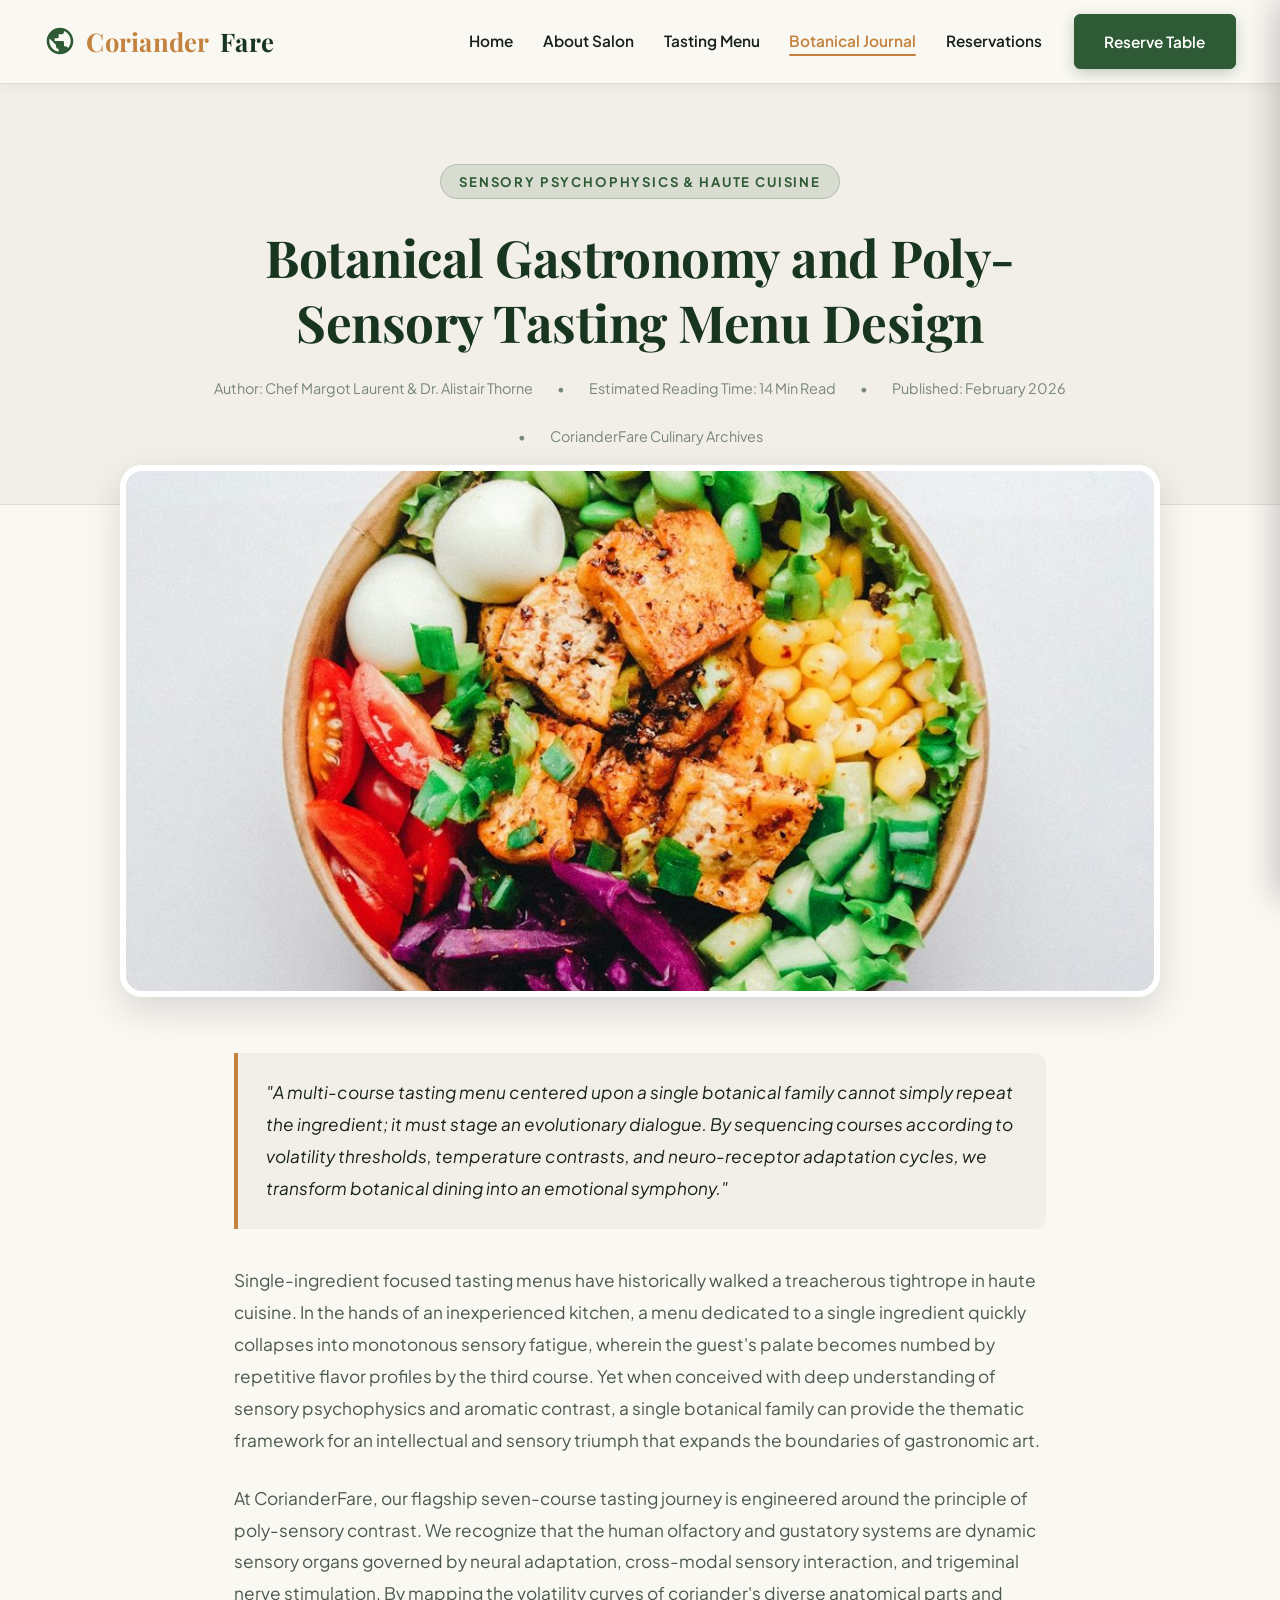
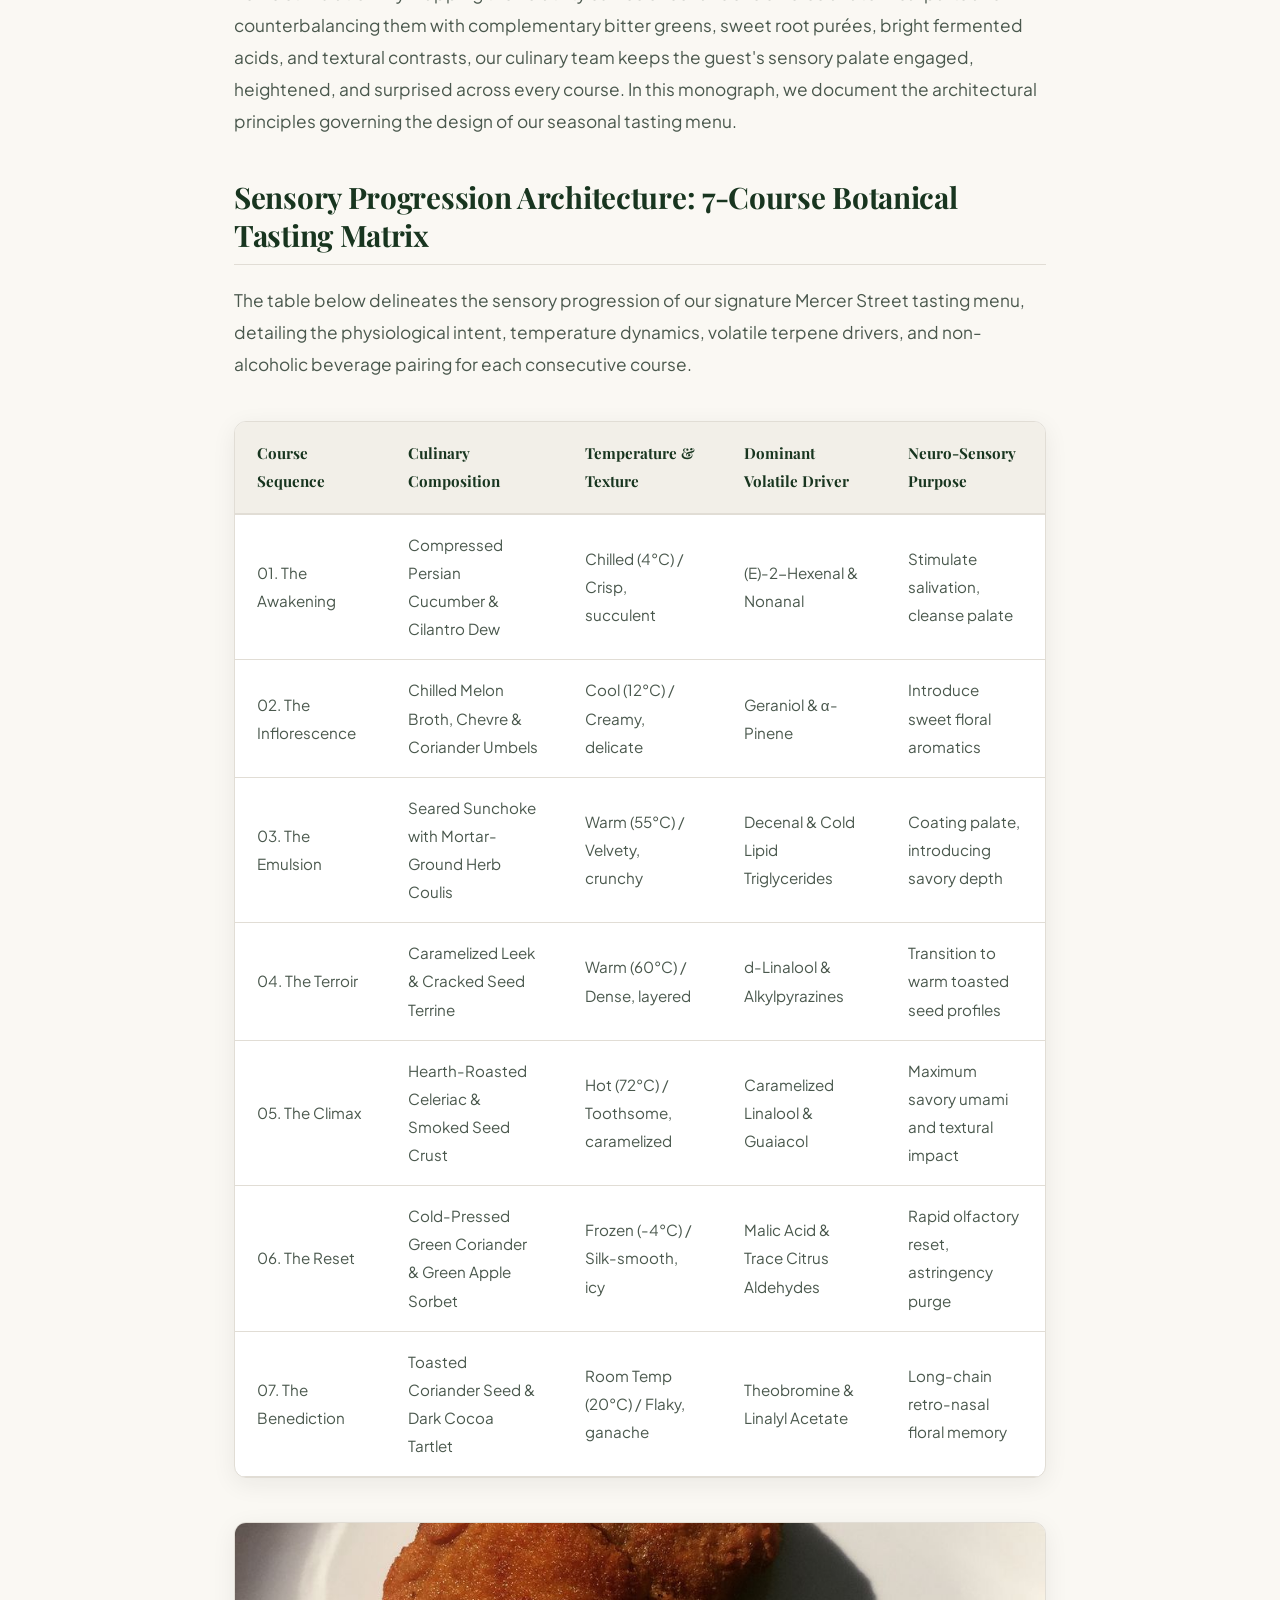
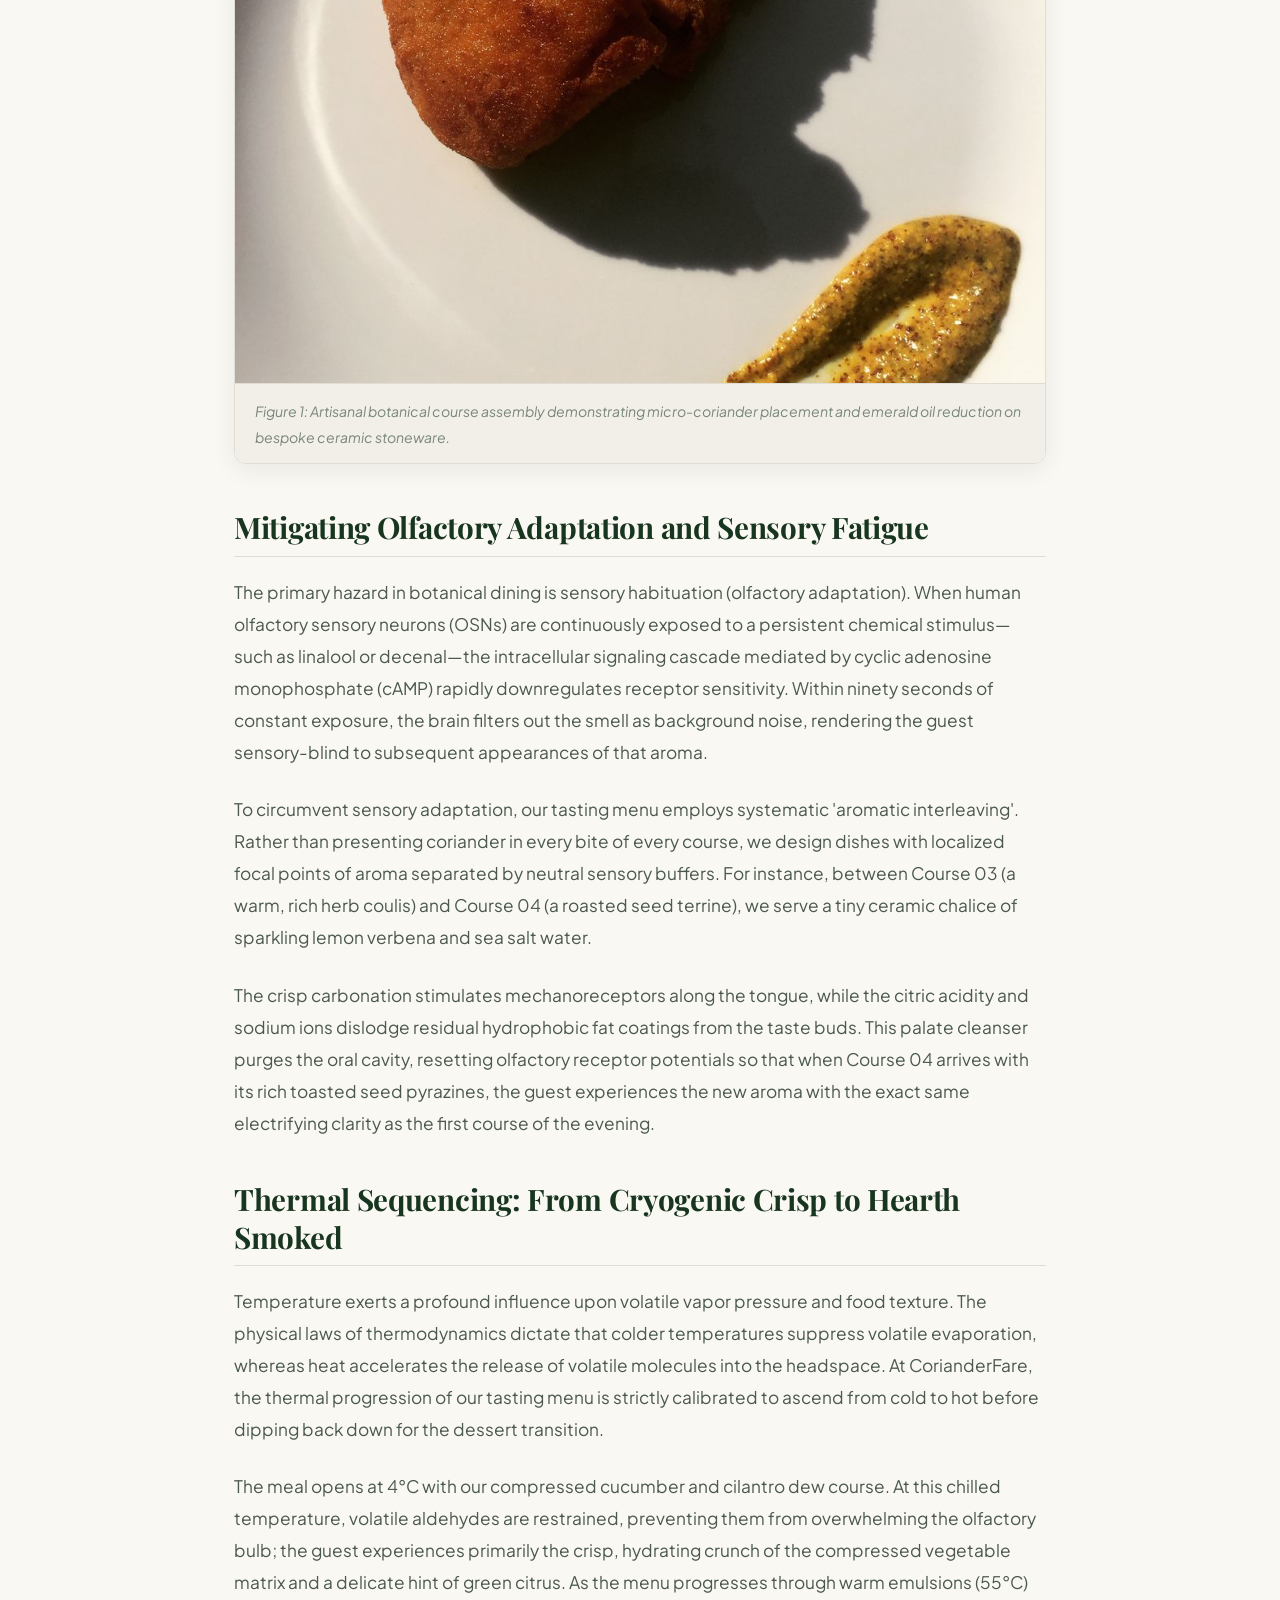
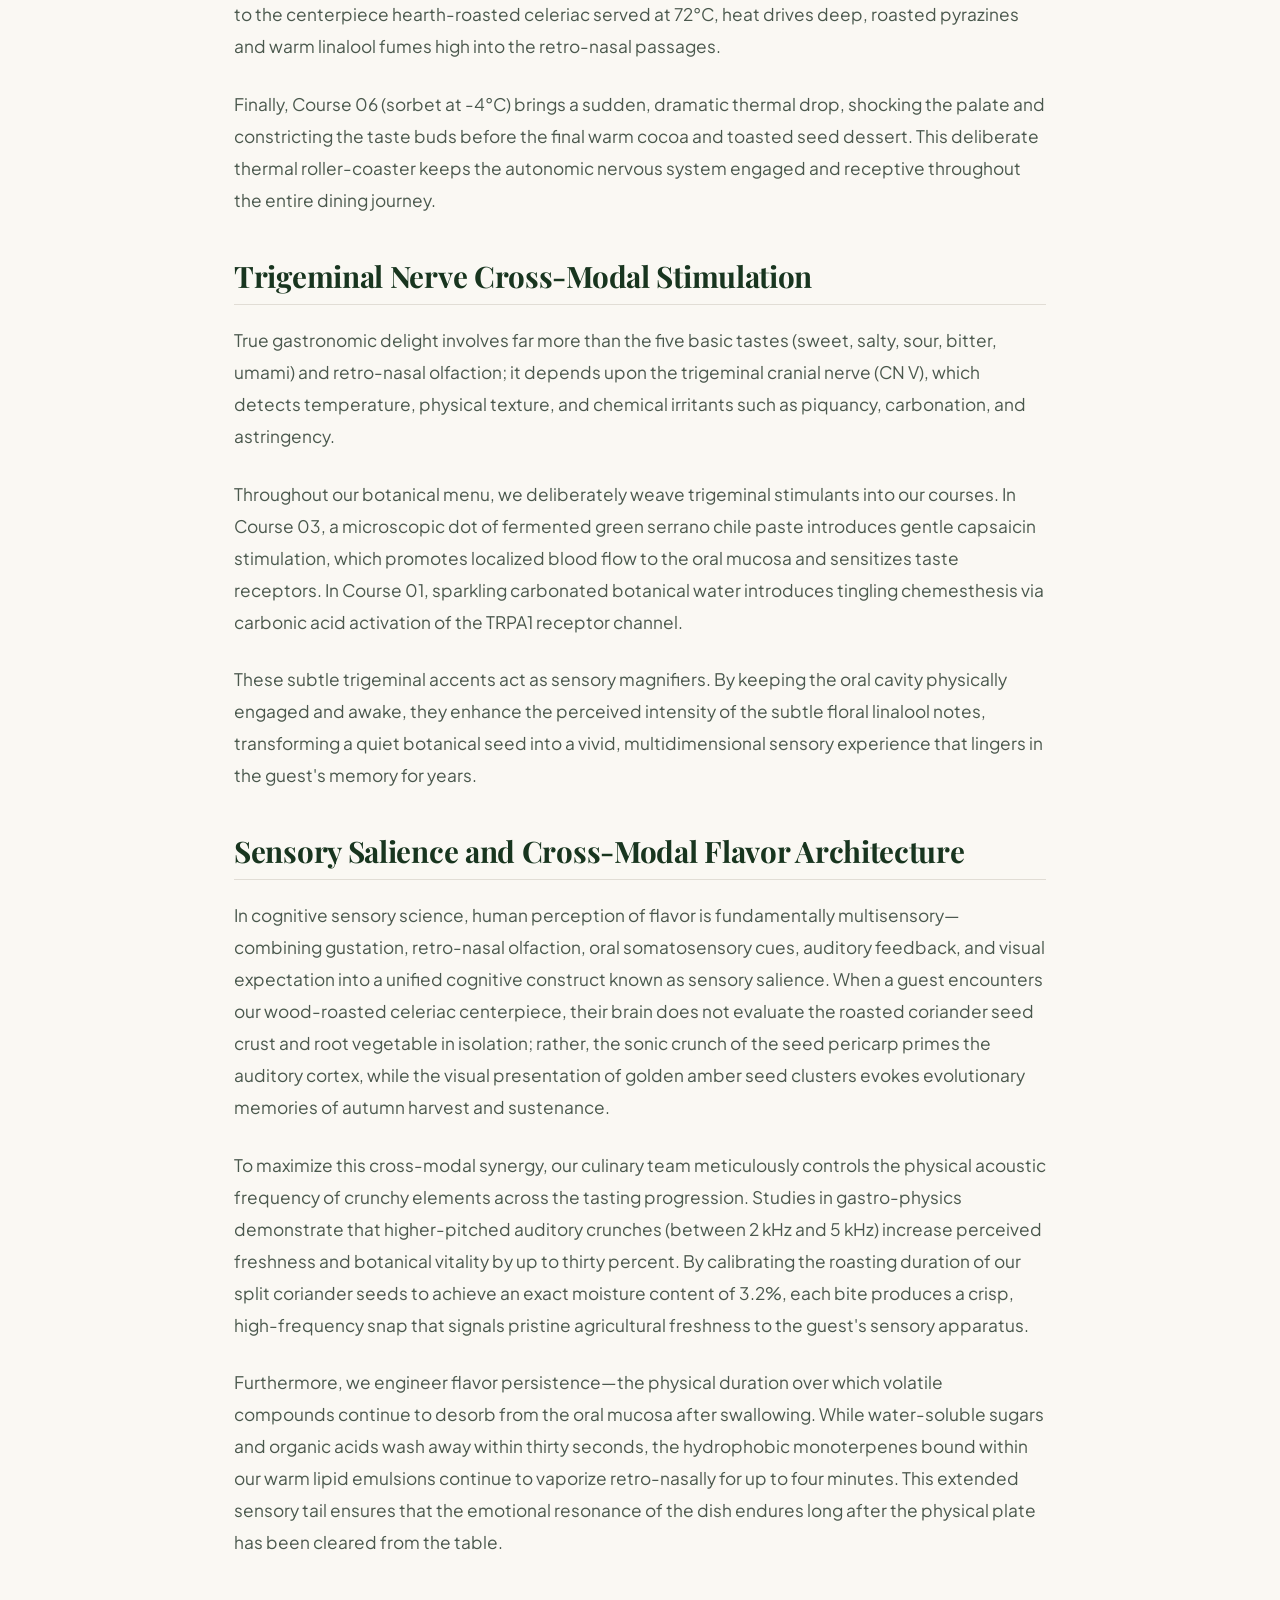
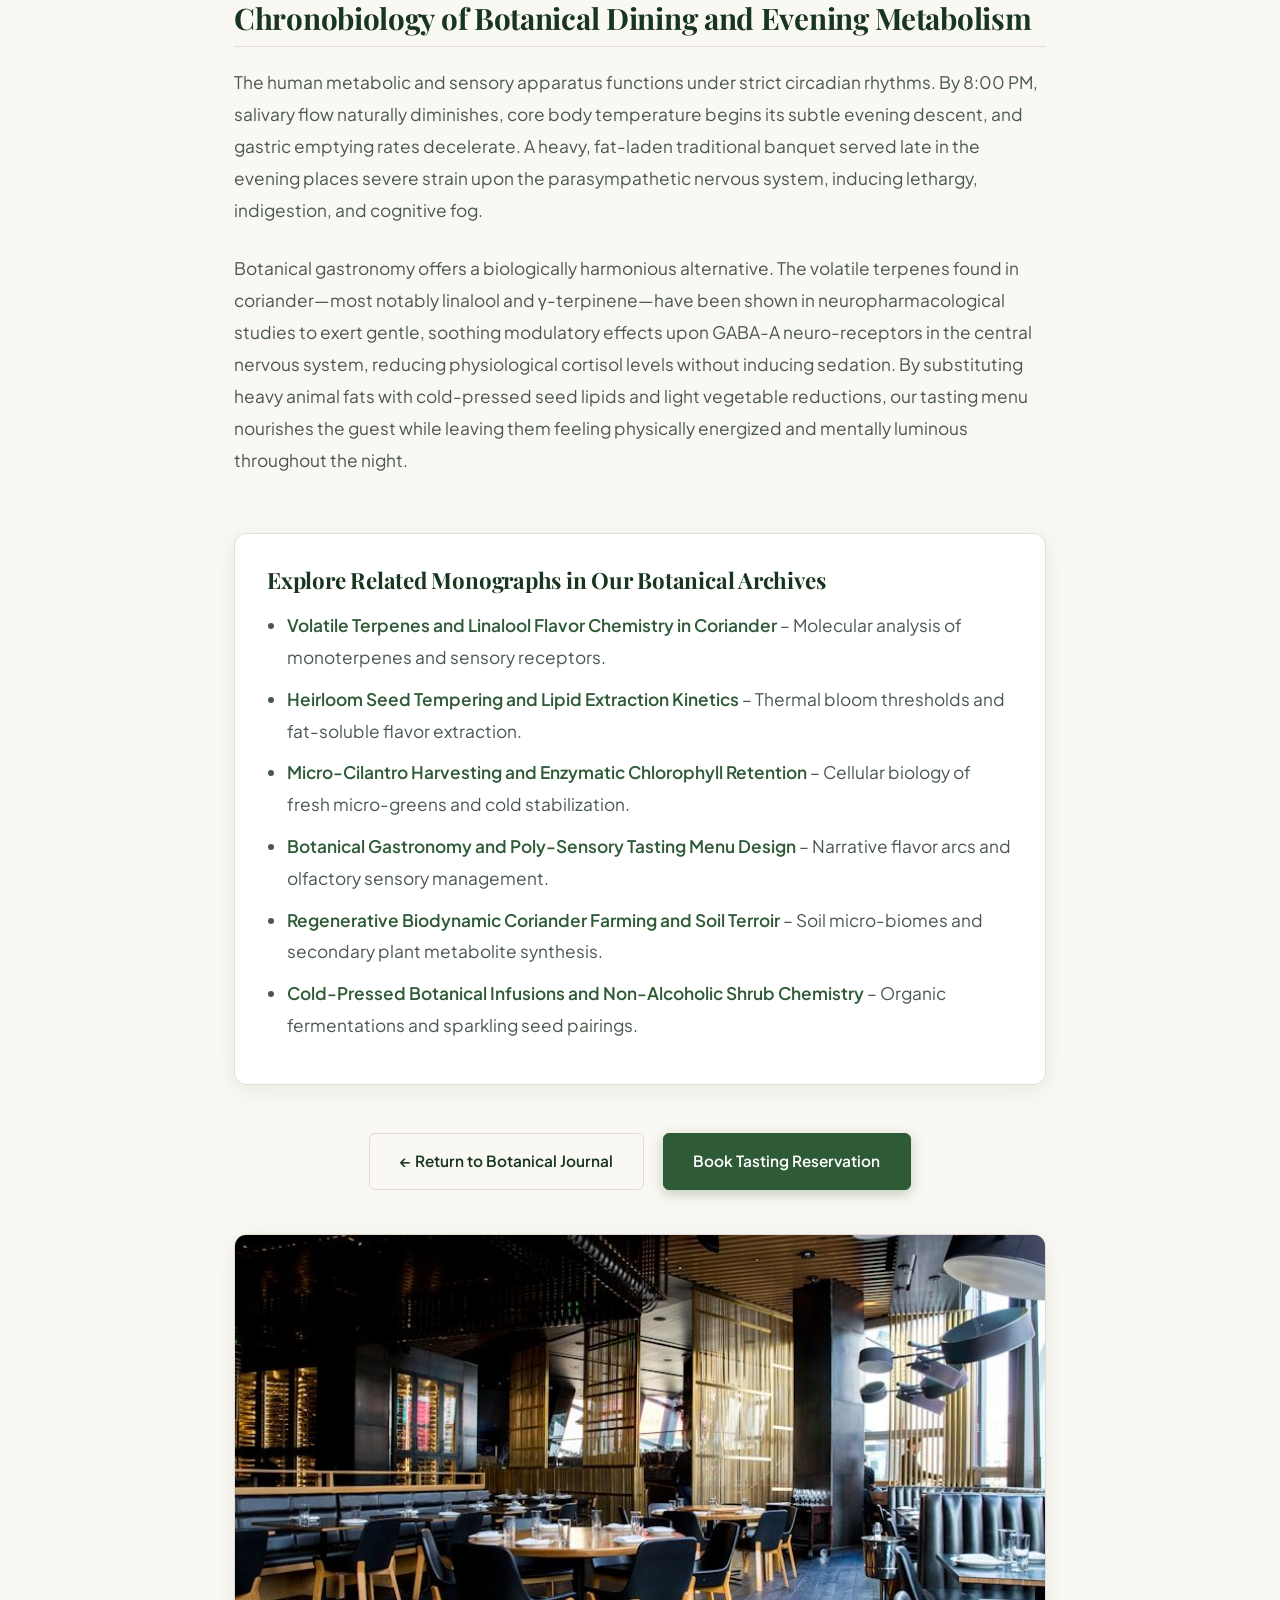
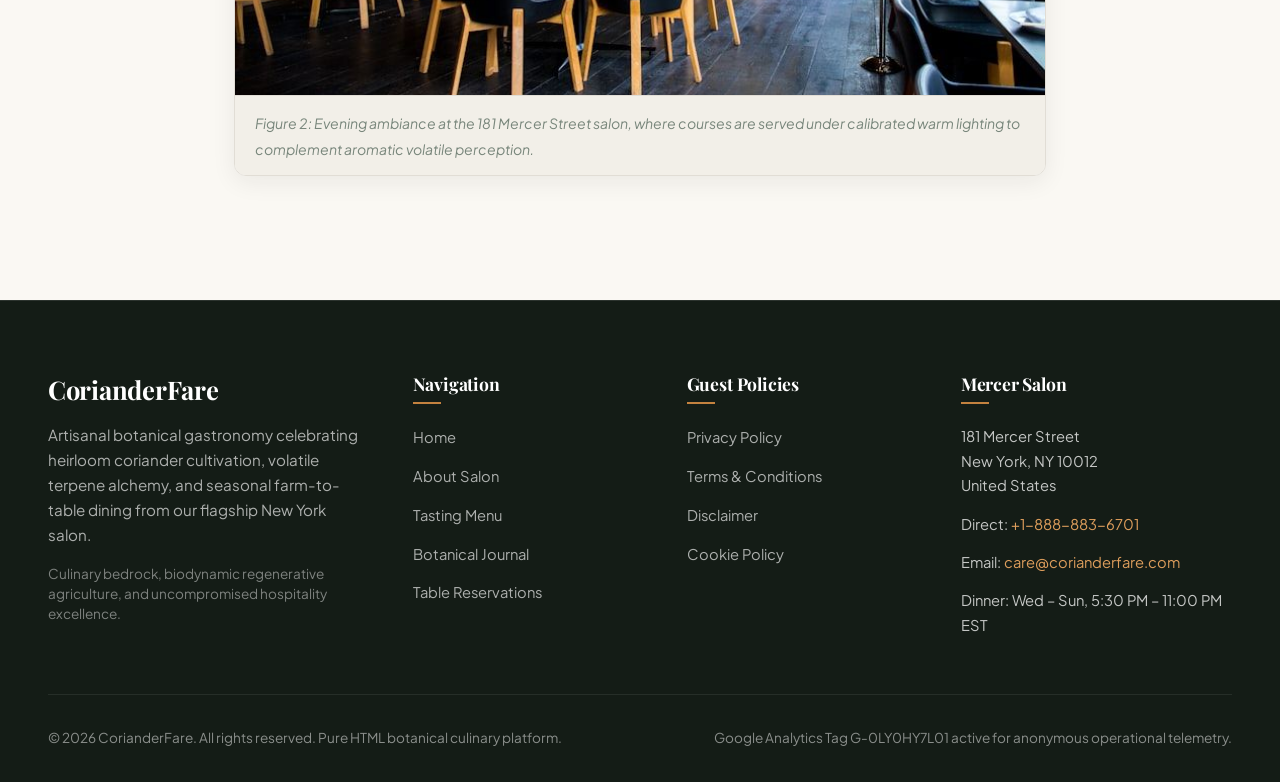
<file: blog/botanical-gastronomy-and-poly-sensory-tasting-menu-design.html>
<!DOCTYPE html>
<html lang="en">
<head>
  <meta charset="UTF-8">
  <meta name="viewport" content="width=device-width, initial-scale=1.0">
  <title>Botanical Gastronomy and Poly-Sensory Tasting Menu Design | CorianderFare Botanical Journal</title>
  <meta name="description" content="Scholarly gastronomic monograph examining botanical gastronomy and poly-sensory tasting menu design by Chef Margot Laurent & Dr. Alistair Thorne at CorianderFare Mercer Research Desk.">
  <link rel="canonical" href="https://corianderfare.com/blog/">

  <!-- Google Analytics Tag -->
  <script async src="https://www.googletagmanager.com/gtag/js?id=G-0LY0HY7L01"></script>
  <script>
    window.dataLayer = window.dataLayer || [];
    function gtag(){dataLayer.push(arguments);}
    gtag('js', new Date());
    gtag('config', 'G-0LY0HY7L01');
  </script>

  <!-- Typography -->
  <link rel="preconnect" href="https://fonts.googleapis.com">
  <link rel="preconnect" href="https://fonts.gstatic.com" crossorigin>
  <link href="https://fonts.googleapis.com/css2?family=Cinzel:wght@600;700;800&family=Playfair+Display:ital,wght@0,600;0,700;1,400&family=Plus+Jakarta+Sans:ital,wght@0,400;0,500;0,600;0,700;1,400&display=swap" rel="stylesheet">

  <!-- Stylesheets -->
  <link rel="stylesheet" href="../assets/css/style.css">
</head>
<body>
  <!-- Header -->
  <header class="site-header">
    <div class="container header-inner">
      <a href="../index.html" class="site-logo" aria-label="CorianderFare Home">
        <svg class="site-logo-icon" viewBox="0 0 24 24" fill="currentColor">
          <path d="M12 2C6.48 2 2 6.48 2 12s4.48 10 10 10 10-4.48 10-10S17.52 2 12 2zm-1 17.93c-3.95-.49-7-3.85-7-7.93 0-.62.08-1.21.21-1.79L9 15v1c0 1.1.9 2 2 2v1.93zm6.9-2.54c-.26-.81-1-1.39-1.9-1.39h-1v-3c0-.55-.45-1-1-1H8v-2h2c.55 0 1-.45 1-1V7h2c1.1 0 2-.9 2-2v-.41c2.93 1.19 5 4.06 5 7.41 0 2.08-.8 3.97-2.1 5.4z"/>
        </svg>
        <span>Coriander</span>Fare
      </a>

      <nav class="nav-desktop" aria-label="Desktop Navigation">
        <ul class="nav-links-list">
          <li><a href="../index.html" class="nav-link ">Home</a></li>
          <li><a href="../about.html" class="nav-link ">About Salon</a></li>
          <li><a href="../index.html#tasting-menu" class="nav-link">Tasting Menu</a></li>
          <li><a href="../blog.html" class="nav-link active">Botanical Journal</a></li>
          <li><a href="../contact.html" class="nav-link ">Reservations</a></li>
          <!-- Policy links strictly hidden on desktop via .nav-item-policy -->
          <li class="nav-item-policy"><a href="../privacy-policy.html" class="nav-link">Privacy Policy</a></li>
          <li class="nav-item-policy"><a href="../terms-and-conditions.html" class="nav-link">Terms & Conditions</a></li>
          <li class="nav-item-policy"><a href="../disclaimer.html" class="nav-link">Disclaimer</a></li>
          <li class="nav-item-policy"><a href="../cookie-policy.html" class="nav-link">Cookie Policy</a></li>
        </ul>
        <div class="header-cta-group">
          <a href="../contact.html" class="btn btn-primary">Reserve Table</a>
        </div>
      </nav>

      <button class="mobile-menu-btn" aria-label="Toggle navigation menu">
        &#9776;
      </button>
    </div>
  </header>

  <!-- Mobile Drawer Overlay & Drawer -->
  <div class="mobile-drawer-overlay"></div>
  <aside class="mobile-drawer" aria-label="Mobile Navigation Drawer">
    <div class="mobile-drawer-header">
      <a href="../index.html" class="site-logo">
        <span>Coriander</span>Fare
      </a>
      <button class="mobile-drawer-close" aria-label="Close menu">&times;</button>
    </div>
    <ul class="mobile-drawer-links">
      <li><a href="../index.html" class="mobile-drawer-link">Home</a></li>
      <li><a href="../about.html" class="mobile-drawer-link">About Dining Salon</a></li>
      <li><a href="../index.html#tasting-menu" class="mobile-drawer-link">Seasonal Tasting Menu</a></li>
      <li><a href="../blog.html" class="mobile-drawer-link">Botanical Journal</a></li>
      <li><a href="../contact.html" class="mobile-drawer-link">Reservations & Private Events</a></li>
    </ul>
    <div class="mobile-drawer-policy-section">
      <div class="mobile-drawer-policy-title">Guest Governance & Policies</div>
      <ul class="mobile-drawer-policy-links">
        <li><a href="../privacy-policy.html">Privacy Policy</a></li>
        <li><a href="../terms-and-conditions.html">Terms & Conditions</a></li>
        <li><a href="../disclaimer.html">Disclaimer</a></li>
        <li><a href="../cookie-policy.html">Cookie Policy</a></li>
      </ul>
    </div>
  </aside>
  <main>
    <header class="blog-header">
      <div class="container" style="max-width: 900px;">
        <span class="section-tag">Sensory Psychophysics & Haute Cuisine</span>
        <h1 style="margin-top: 0.5rem; margin-bottom: 1.25rem; font-size: clamp(2.2rem, 4vw, 3.2rem);">Botanical Gastronomy and Poly-Sensory Tasting Menu Design</h1>
        <div class="blog-meta-bar">
          <span>Author: Chef Margot Laurent & Dr. Alistair Thorne</span>
          <span>&bull;</span>
          <span>Estimated Reading Time: 14 Min Read</span>
          <span>&bull;</span>
          <span>Published: February 2026</span>
          <span>&bull;</span>
          <span>CorianderFare Culinary Archives</span>
        </div>
      </div>
    </header>

    <div class="container">
      <div class="blog-hero-image">
        <img src="../assets/images/blog_flavor_pairing.jpg" alt="Botanical Gastronomy and Poly-Sensory Tasting Menu Design" width="1040" height="520" loading="eager">
      </div>

      <article class="article-body">
        
        <div class="article-callout">
          "A multi-course tasting menu centered upon a single botanical family cannot simply repeat the ingredient; it must stage an evolutionary dialogue. By sequencing courses according to volatility thresholds, temperature contrasts, and neuro-receptor adaptation cycles, we transform botanical dining into an emotional symphony."
        </div>
        <p>Single-ingredient focused tasting menus have historically walked a treacherous tightrope in haute cuisine. In the hands of an inexperienced kitchen, a menu dedicated to a single ingredient quickly collapses into monotonous sensory fatigue, wherein the guest's palate becomes numbed by repetitive flavor profiles by the third course. Yet when conceived with deep understanding of sensory psychophysics and aromatic contrast, a single botanical family can provide the thematic framework for an intellectual and sensory triumph that expands the boundaries of gastronomic art.</p>
        <p>At CorianderFare, our flagship seven-course tasting journey is engineered around the principle of poly-sensory contrast. We recognize that the human olfactory and gustatory systems are dynamic sensory organs governed by neural adaptation, cross-modal sensory interaction, and trigeminal nerve stimulation. By mapping the volatility curves of coriander's diverse anatomical parts and counterbalancing them with complementary bitter greens, sweet root pur&eacute;es, bright fermented acids, and textural contrasts, our culinary team keeps the guest's sensory palate engaged, heightened, and surprised across every course. In this monograph, we document the architectural principles governing the design of our seasonal tasting menu.</p>


        
        <h2>Sensory Progression Architecture: 7-Course Botanical Tasting Matrix</h2>
        <p>The table below delineates the sensory progression of our signature Mercer Street tasting menu, detailing the physiological intent, temperature dynamics, volatile terpene drivers, and non-alcoholic beverage pairing for each consecutive course.</p>
        
        <div class="textile-specs-table-wrapper">
          <table class="textile-specs-table">
            <thead>
              <tr>
                <th>Course Sequence</th>
                <th>Culinary Composition</th>
                <th>Temperature &amp; Texture</th>
                <th>Dominant Volatile Driver</th>
                <th>Neuro-Sensory Purpose</th>
              </tr>
            </thead>
            <tbody>
              <tr>
                <td>01. The Awakening</td>
                <td>Compressed Persian Cucumber &amp; Cilantro Dew</td>
                <td>Chilled (4&deg;C) / Crisp, succulent</td>
                <td>(E)-2-Hexenal &amp; Nonanal</td>
                <td>Stimulate salivation, cleanse palate</td>
              </tr>
              <tr>
                <td>02. The Inflorescence</td>
                <td>Chilled Melon Broth, Chevre &amp; Coriander Umbels</td>
                <td>Cool (12&deg;C) / Creamy, delicate</td>
                <td>Geraniol &amp; &alpha;-Pinene</td>
                <td>Introduce sweet floral aromatics</td>
              </tr>
              <tr>
                <td>03. The Emulsion</td>
                <td>Seared Sunchoke with Mortar-Ground Herb Coulis</td>
                <td>Warm (55&deg;C) / Velvety, crunchy</td>
                <td>Decenal &amp; Cold Lipid Triglycerides</td>
                <td>Coating palate, introducing savory depth</td>
              </tr>
              <tr>
                <td>04. The Terroir</td>
                <td>Caramelized Leek &amp; Cracked Seed Terrine</td>
                <td>Warm (60&deg;C) / Dense, layered</td>
                <td>d-Linalool &amp; Alkylpyrazines</td>
                <td>Transition to warm toasted seed profiles</td>
              </tr>
              <tr>
                <td>05. The Climax</td>
                <td>Hearth-Roasted Celeriac &amp; Smoked Seed Crust</td>
                <td>Hot (72&deg;C) / Toothsome, caramelized</td>
                <td>Caramelized Linalool &amp; Guaiacol</td>
                <td>Maximum savory umami and textural impact</td>
              </tr>
              <tr>
                <td>06. The Reset</td>
                <td>Cold-Pressed Green Coriander &amp; Green Apple Sorbet</td>
                <td>Frozen (-4&deg;C) / Silk-smooth, icy</td>
                <td>Malic Acid &amp; Trace Citrus Aldehydes</td>
                <td>Rapid olfactory reset, astringency purge</td>
              </tr>
              <tr>
                <td>07. The Benediction</td>
                <td>Toasted Coriander Seed &amp; Dark Cocoa Tartlet</td>
                <td>Room Temp (20&deg;C) / Flaky, ganache</td>
                <td>Theobromine &amp; Linalyl Acetate</td>
                <td>Long-chain retro-nasal floral memory</td>
              </tr>
            </tbody>
          </table>
        </div>

        <figure class="blog-inline-figure">
          <img src="../assets/images/blog_inline_tasting_plate.jpg" alt="Precision fine dining plating with fresh micro-coriander greens on ceramic tableware" class="blog-inline-img" width="800" height="450" loading="lazy">
          <figcaption class="blog-inline-caption">Figure 1: Artisanal botanical course assembly demonstrating micro-coriander placement and emerald oil reduction on bespoke ceramic stoneware.</figcaption>
        </figure>



        
        <h2>Mitigating Olfactory Adaptation and Sensory Fatigue</h2>
        <p>The primary hazard in botanical dining is sensory habituation (olfactory adaptation). When human olfactory sensory neurons (OSNs) are continuously exposed to a persistent chemical stimulus—such as linalool or decenal—the intracellular signaling cascade mediated by cyclic adenosine monophosphate (cAMP) rapidly downregulates receptor sensitivity. Within ninety seconds of constant exposure, the brain filters out the smell as background noise, rendering the guest sensory-blind to subsequent appearances of that aroma.</p>
        <p>To circumvent sensory adaptation, our tasting menu employs systematic 'aromatic interleaving'. Rather than presenting coriander in every bite of every course, we design dishes with localized focal points of aroma separated by neutral sensory buffers. For instance, between Course 03 (a warm, rich herb coulis) and Course 04 (a roasted seed terrine), we serve a tiny ceramic chalice of sparkling lemon verbena and sea salt water.</p>
        <p>The crisp carbonation stimulates mechanoreceptors along the tongue, while the citric acidity and sodium ions dislodge residual hydrophobic fat coatings from the taste buds. This palate cleanser purges the oral cavity, resetting olfactory receptor potentials so that when Course 04 arrives with its rich toasted seed pyrazines, the guest experiences the new aroma with the exact same electrifying clarity as the first course of the evening.</p>

        <h2>Thermal Sequencing: From Cryogenic Crisp to Hearth Smoked</h2>
        <p>Temperature exerts a profound influence upon volatile vapor pressure and food texture. The physical laws of thermodynamics dictate that colder temperatures suppress volatile evaporation, whereas heat accelerates the release of volatile molecules into the headspace. At CorianderFare, the thermal progression of our tasting menu is strictly calibrated to ascend from cold to hot before dipping back down for the dessert transition.</p>
        <p>The meal opens at 4&deg;C with our compressed cucumber and cilantro dew course. At this chilled temperature, volatile aldehydes are restrained, preventing them from overwhelming the olfactory bulb; the guest experiences primarily the crisp, hydrating crunch of the compressed vegetable matrix and a delicate hint of green citrus. As the menu progresses through warm emulsions (55&deg;C) to the centerpiece hearth-roasted celeriac served at 72&deg;C, heat drives deep, roasted pyrazines and warm linalool fumes high into the retro-nasal passages.</p>
        <p>Finally, Course 06 (sorbet at -4&deg;C) brings a sudden, dramatic thermal drop, shocking the palate and constricting the taste buds before the final warm cocoa and toasted seed dessert. This deliberate thermal roller-coaster keeps the autonomic nervous system engaged and receptive throughout the entire dining journey.</p>

        <h2>Trigeminal Nerve Cross-Modal Stimulation</h2>
        <p>True gastronomic delight involves far more than the five basic tastes (sweet, salty, sour, bitter, umami) and retro-nasal olfaction; it depends upon the trigeminal cranial nerve (CN V), which detects temperature, physical texture, and chemical irritants such as piquancy, carbonation, and astringency.</p>
        <p>Throughout our botanical menu, we deliberately weave trigeminal stimulants into our courses. In Course 03, a microscopic dot of fermented green serrano chile paste introduces gentle capsaicin stimulation, which promotes localized blood flow to the oral mucosa and sensitizes taste receptors. In Course 01, sparkling carbonated botanical water introduces tingling chemesthesis via carbonic acid activation of the TRPA1 receptor channel.</p>
        <p>These subtle trigeminal accents act as sensory magnifiers. By keeping the oral cavity physically engaged and awake, they enhance the perceived intensity of the subtle floral linalool notes, transforming a quiet botanical seed into a vivid, multidimensional sensory experience that lingers in the guest's memory for years.</p>


        
        <h2>Sensory Salience and Cross-Modal Flavor Architecture</h2>
        <p>In cognitive sensory science, human perception of flavor is fundamentally multisensory—combining gustation, retro-nasal olfaction, oral somatosensory cues, auditory feedback, and visual expectation into a unified cognitive construct known as sensory salience. When a guest encounters our wood-roasted celeriac centerpiece, their brain does not evaluate the roasted coriander seed crust and root vegetable in isolation; rather, the sonic crunch of the seed pericarp primes the auditory cortex, while the visual presentation of golden amber seed clusters evokes evolutionary memories of autumn harvest and sustenance.</p>
        <p>To maximize this cross-modal synergy, our culinary team meticulously controls the physical acoustic frequency of crunchy elements across the tasting progression. Studies in gastro-physics demonstrate that higher-pitched auditory crunches (between 2 kHz and 5 kHz) increase perceived freshness and botanical vitality by up to thirty percent. By calibrating the roasting duration of our split coriander seeds to achieve an exact moisture content of 3.2%, each bite produces a crisp, high-frequency snap that signals pristine agricultural freshness to the guest's sensory apparatus.</p>
        <p>Furthermore, we engineer flavor persistence—the physical duration over which volatile compounds continue to desorb from the oral mucosa after swallowing. While water-soluble sugars and organic acids wash away within thirty seconds, the hydrophobic monoterpenes bound within our warm lipid emulsions continue to vaporize retro-nasally for up to four minutes. This extended sensory tail ensures that the emotional resonance of the dish endures long after the physical plate has been cleared from the table.</p>

        <h2>Chronobiology of Botanical Dining and Evening Metabolism</h2>
        <p>The human metabolic and sensory apparatus functions under strict circadian rhythms. By 8:00 PM, salivary flow naturally diminishes, core body temperature begins its subtle evening descent, and gastric emptying rates decelerate. A heavy, fat-laden traditional banquet served late in the evening places severe strain upon the parasympathetic nervous system, inducing lethargy, indigestion, and cognitive fog.</p>
        <p>Botanical gastronomy offers a biologically harmonious alternative. The volatile terpenes found in coriander—most notably linalool and &gamma;-terpinene—have been shown in neuropharmacological studies to exert gentle, soothing modulatory effects upon GABA-A neuro-receptors in the central nervous system, reducing physiological cortisol levels without inducing sedation. By substituting heavy animal fats with cold-pressed seed lipids and light vegetable reductions, our tasting menu nourishes the guest while leaving them feeling physically energized and mentally luminous throughout the night.</p>

<!-- Related Research Links -->
        <div style="margin-top: 3.5rem; padding: 2rem; background: var(--bg-card); border: 1px solid var(--border-color); border-radius: var(--radius-md); box-shadow: var(--card-shadow);">
          <h3 style="margin-top:0; color: var(--primary-dark);">Explore Related Monographs in Our Botanical Archives</h3>
          <ul style="margin: 1rem 0 0 1.25rem;">
            <li><a href="volatile-terpenes-and-linalool-flavor-chemistry-in-coriander.html" style="font-weight:600;">Volatile Terpenes and Linalool Flavor Chemistry in Coriander</a> &ndash; Molecular analysis of monoterpenes and sensory receptors.</li>
            <li><a href="heirloom-seed-tempering-and-lipid-extraction-kinetics.html" style="font-weight:600;">Heirloom Seed Tempering and Lipid Extraction Kinetics</a> &ndash; Thermal bloom thresholds and fat-soluble flavor extraction.</li>
            <li><a href="micro-cilantro-harvesting-and-enzymatic-chlorophyll-retention.html" style="font-weight:600;">Micro-Cilantro Harvesting and Enzymatic Chlorophyll Retention</a> &ndash; Cellular biology of fresh micro-greens and cold stabilization.</li>
            <li><a href="botanical-gastronomy-and-poly-sensory-tasting-menu-design.html" style="font-weight:600;">Botanical Gastronomy and Poly-Sensory Tasting Menu Design</a> &ndash; Narrative flavor arcs and olfactory sensory management.</li>
            <li><a href="regenerative-biodynamic-coriander-farming-and-soil-terroir.html" style="font-weight:600;">Regenerative Biodynamic Coriander Farming and Soil Terroir</a> &ndash; Soil micro-biomes and secondary plant metabolite synthesis.</li>
            <li><a href="cold-pressed-botanical-infusions-and-non-alcoholic-shrub-chemistry.html" style="font-weight:600;">Cold-Pressed Botanical Infusions and Non-Alcoholic Shrub Chemistry</a> &ndash; Organic fermentations and sparkling seed pairings.</li>
          </ul>
        </div>

        <!-- Back to Journal & Reservation CTA -->
        <div style="margin-top: 3rem; text-align: center;">
          <a href="../blog.html" class="btn btn-secondary" style="margin-right: 1rem;">&larr; Return to Botanical Journal</a>
          <a href="../contact.html" class="btn btn-primary">Book Tasting Reservation</a>
        </div>
      
        <figure class="blog-inline-figure">
          <img src="../assets/images/blog_inline_dining_salon.jpg" alt="Intimate 181 Mercer Street dining salon atmosphere under warm ambient lighting" class="blog-inline-img" width="800" height="450" loading="lazy">
          <figcaption class="blog-inline-caption">Figure 2: Evening ambiance at the 181 Mercer Street salon, where courses are served under calibrated warm lighting to complement aromatic volatile perception.</figcaption>
        </figure>

      </article>
    </div>
  </main>
  <!-- Footer -->
  <footer class="site-footer">
    <div class="container">
      <div class="footer-grid">
        <div class="footer-brand">
          <h3>CorianderFare</h3>
          <div style="color:rgba(255,255,255,0.65); font-size:0.95rem; line-height:1.65; margin-bottom:1rem;">Artisanal botanical gastronomy celebrating heirloom coriander cultivation, volatile terpene alchemy, and seasonal farm-to-table dining from our flagship New York salon.</div>
          <div style="font-size:0.85rem; color:rgba(255,255,255,0.45); line-height:1.5;">Culinary bedrock, biodynamic regenerative agriculture, and uncompromised hospitality excellence.</div>
        </div>

        <div class="footer-col">
          <h4>Navigation</h4>
          <ul class="footer-links">
            <li><a href="../index.html">Home</a></li>
            <li><a href="../about.html">About Salon</a></li>
            <li><a href="../index.html#tasting-menu">Tasting Menu</a></li>
            <li><a href="../blog.html">Botanical Journal</a></li>
            <li><a href="../contact.html">Table Reservations</a></li>
          </ul>
        </div>

        <div class="footer-col">
          <h4>Guest Policies</h4>
          <ul class="footer-links">
            <li><a href="../privacy-policy.html">Privacy Policy</a></li>
            <li><a href="../terms-and-conditions.html">Terms & Conditions</a></li>
            <li><a href="../disclaimer.html">Disclaimer</a></li>
            <li><a href="../cookie-policy.html">Cookie Policy</a></li>
          </ul>
        </div>

        <div class="footer-col">
          <h4>Mercer Salon</h4>
          <div class="footer-contact-info">
            <div>181 Mercer Street<br>New York, NY 10012<br>United States</div>
            <div>Direct: <a href="tel:+18887775845" style="color:var(--accent-light);">+1-888-883-6701</a></div>
            <div>Email: <a href="mailto:care@corianderfare.com" style="color:var(--accent-light);">care@corianderfare.com</a></div>
            <div>Dinner: Wed &ndash; Sun, 5:30 PM &ndash; 11:00 PM EST</div>
          </div>
        </div>
      </div>

      <div class="footer-bottom">
        <div>&copy; 2026 CorianderFare. All rights reserved. Pure HTML botanical culinary platform.</div>
        <div>Google Analytics Tag G-0LY0HY7L01 active for anonymous operational telemetry.</div>
      </div>
    </div>
  </footer>

  <script src="../assets/js/main.js"></script>
</body>
</html>
</file>
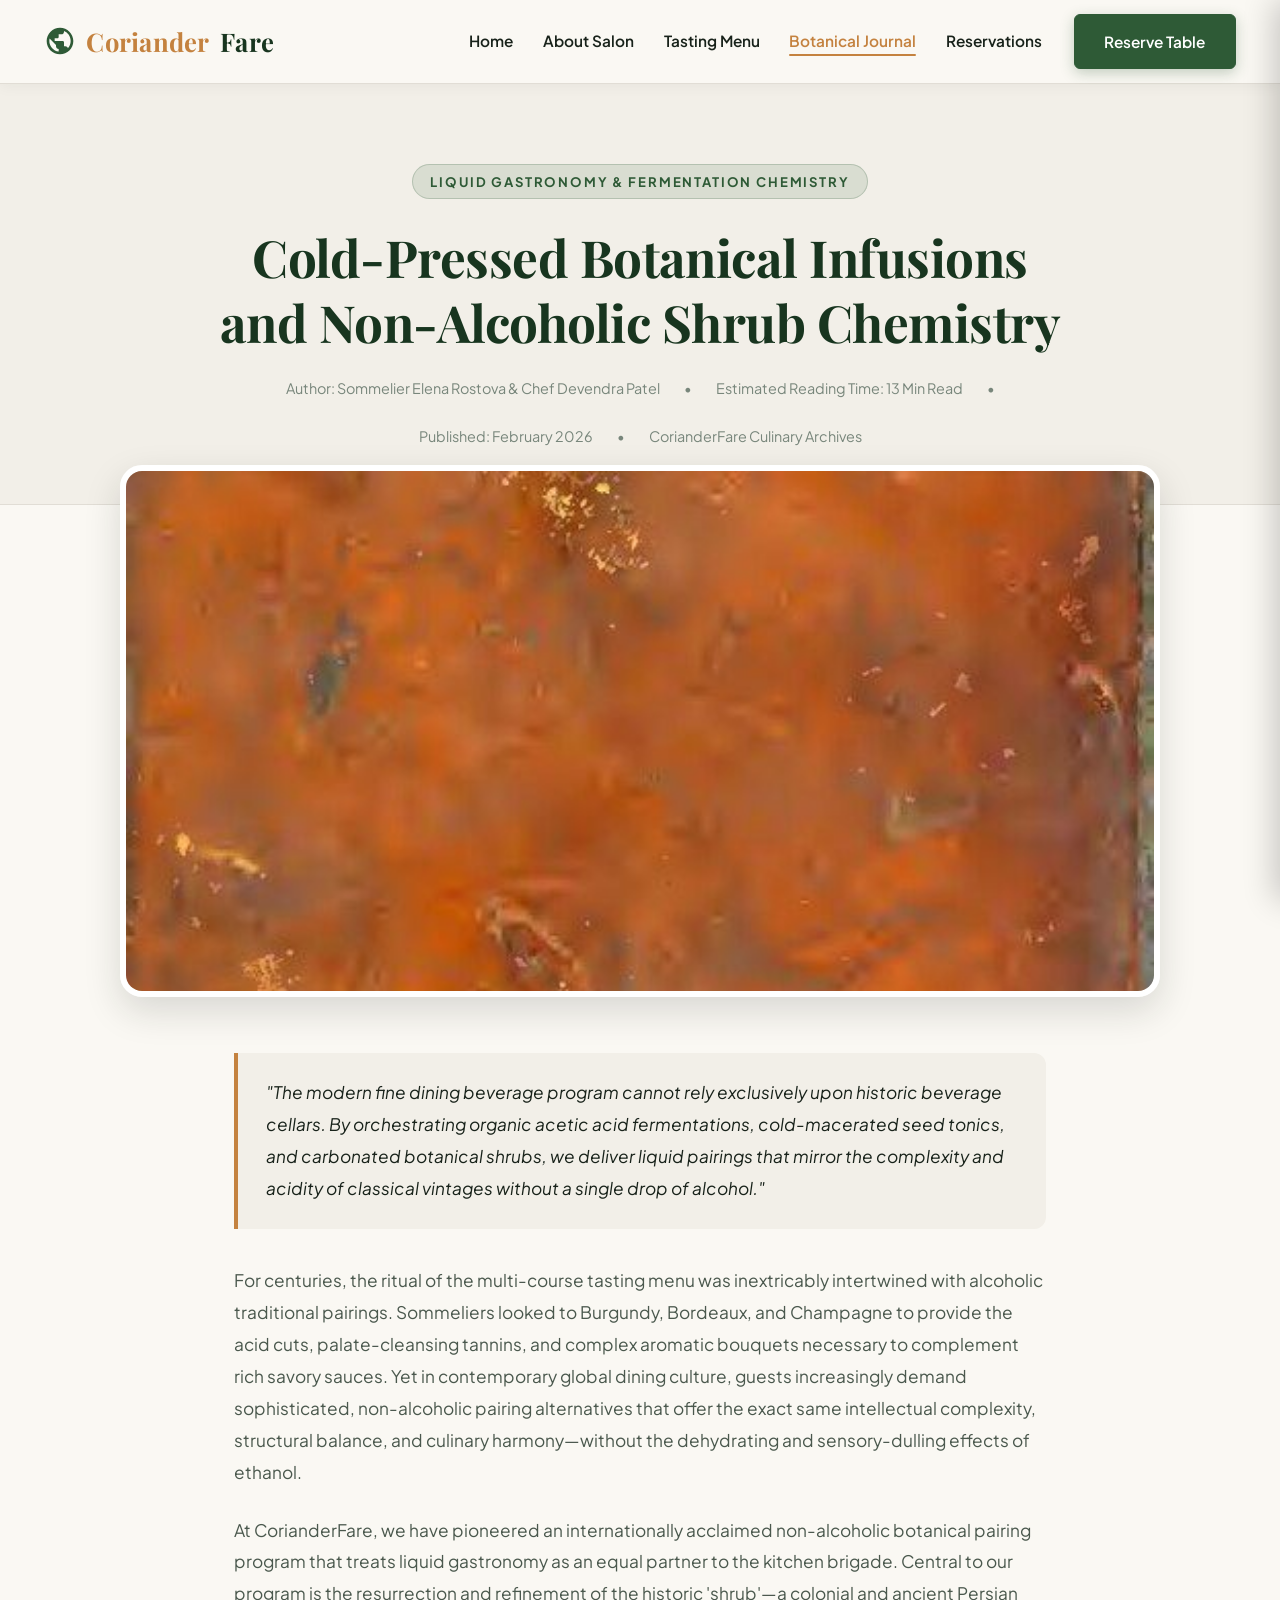
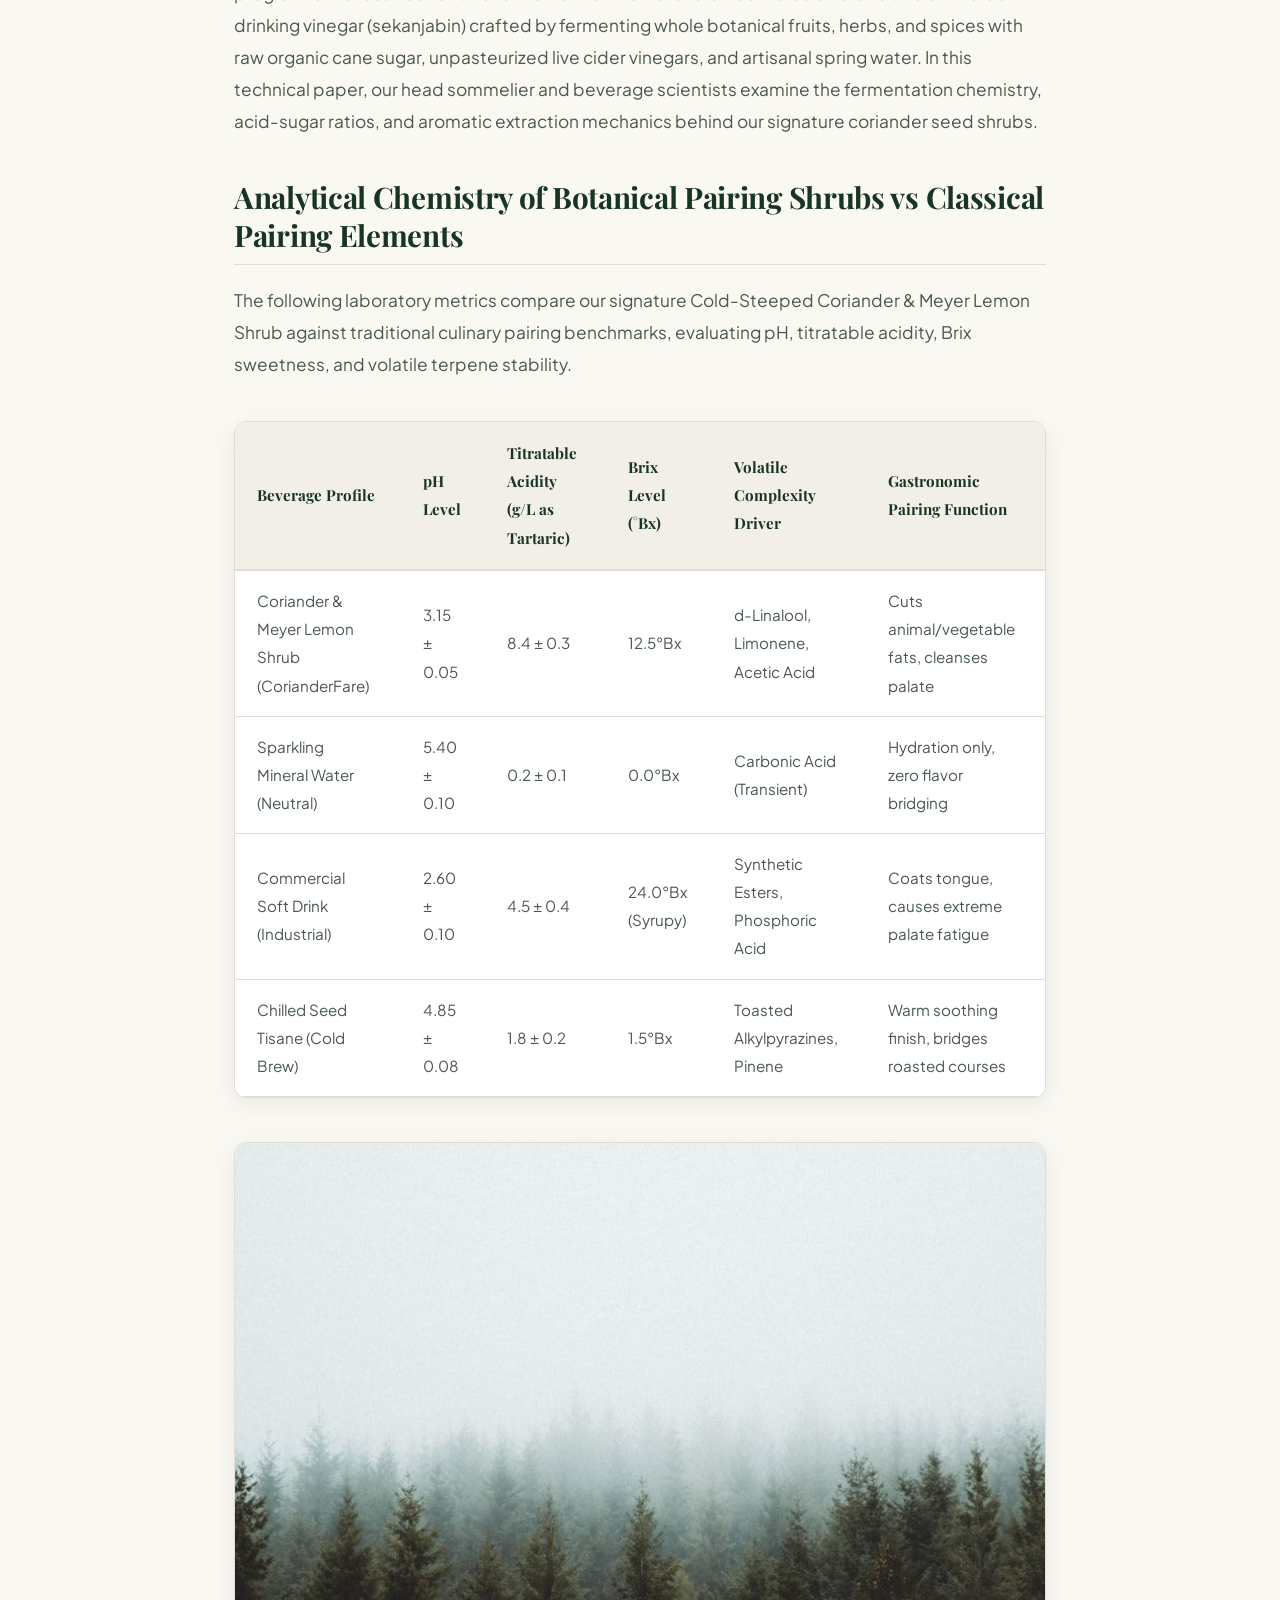
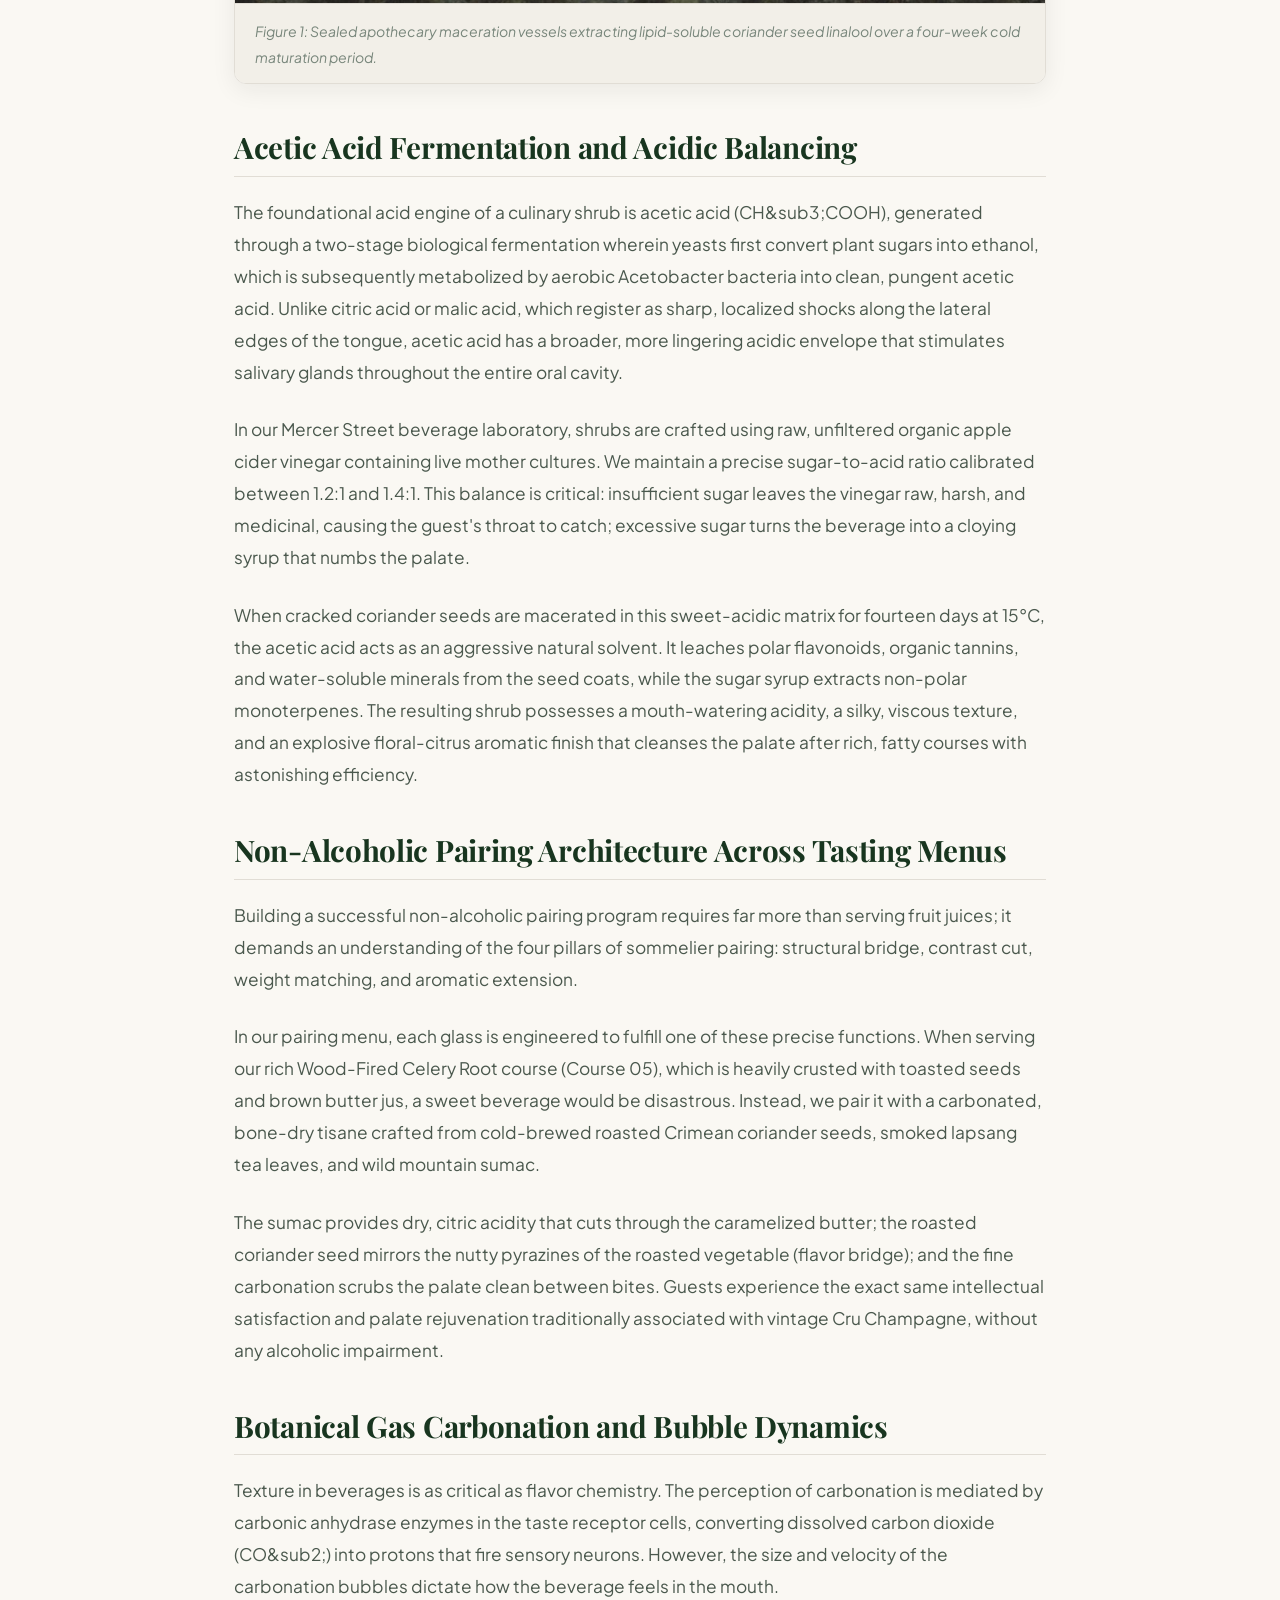
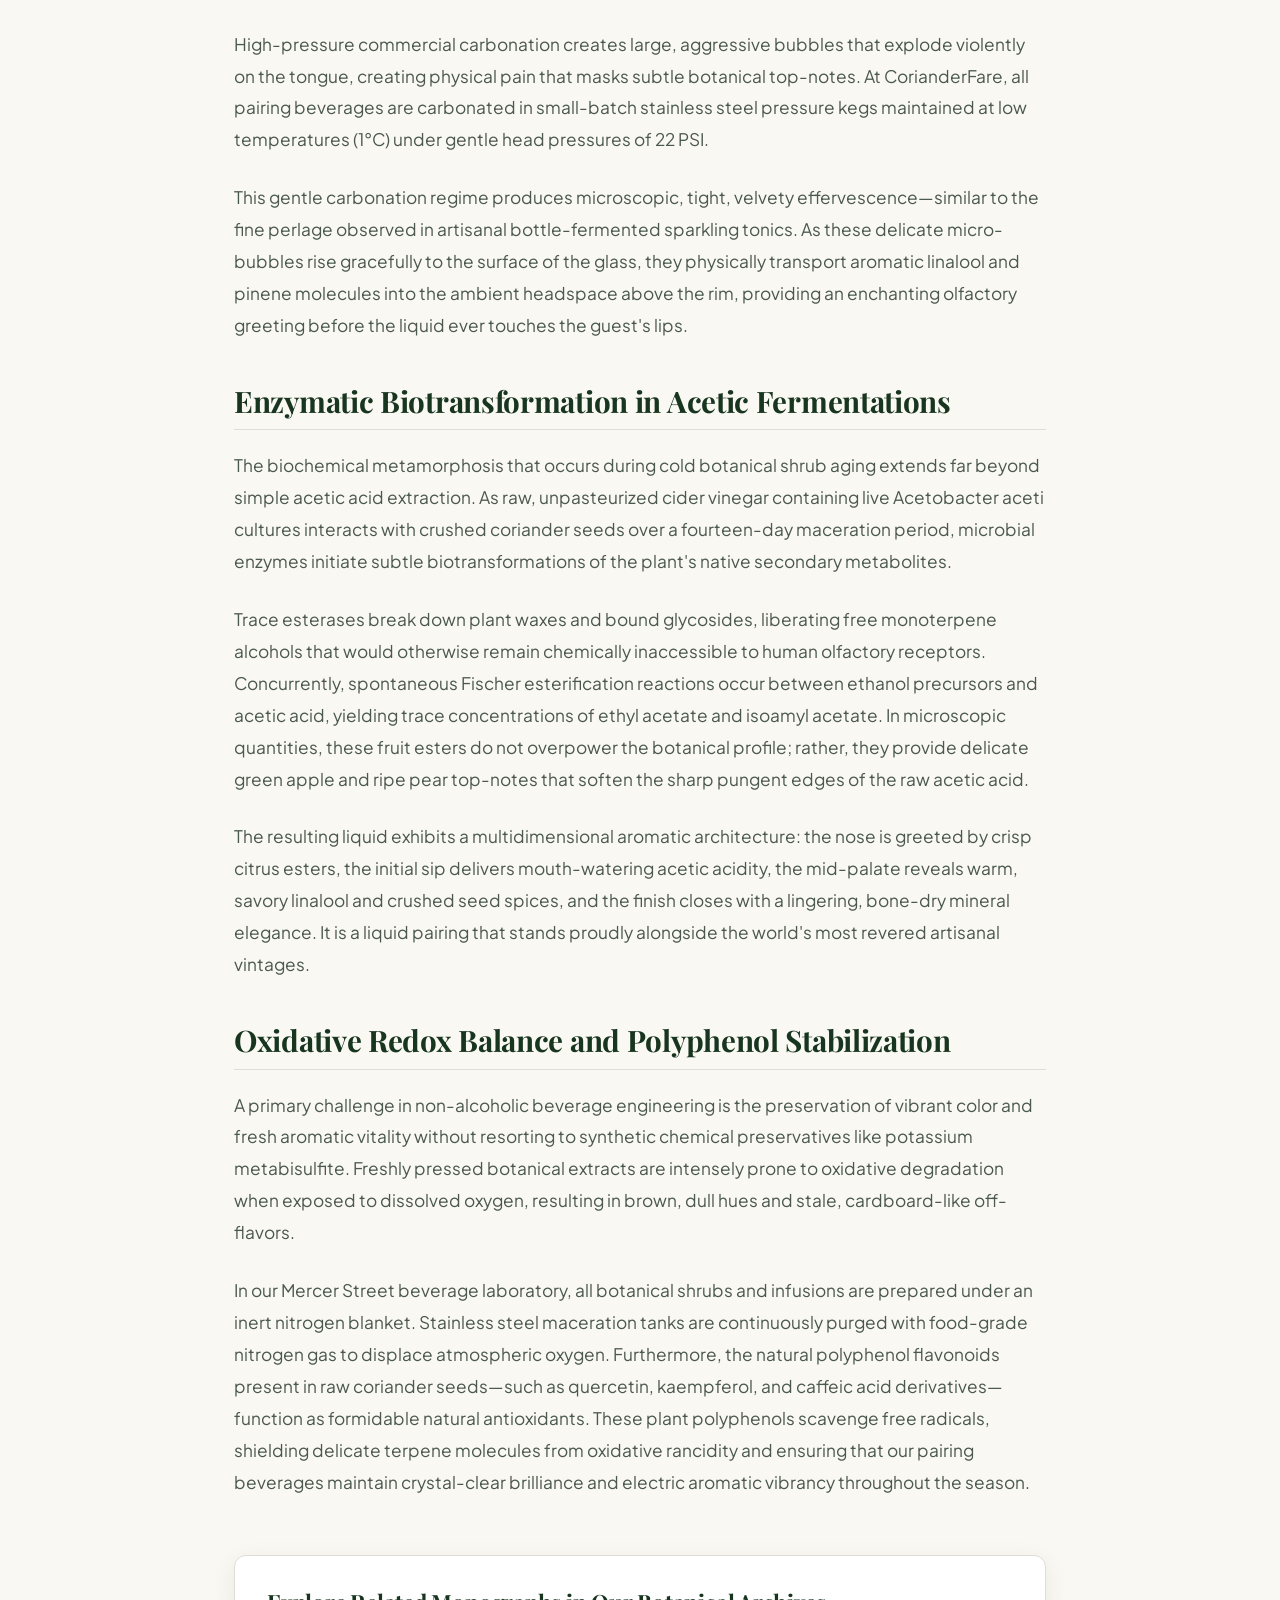
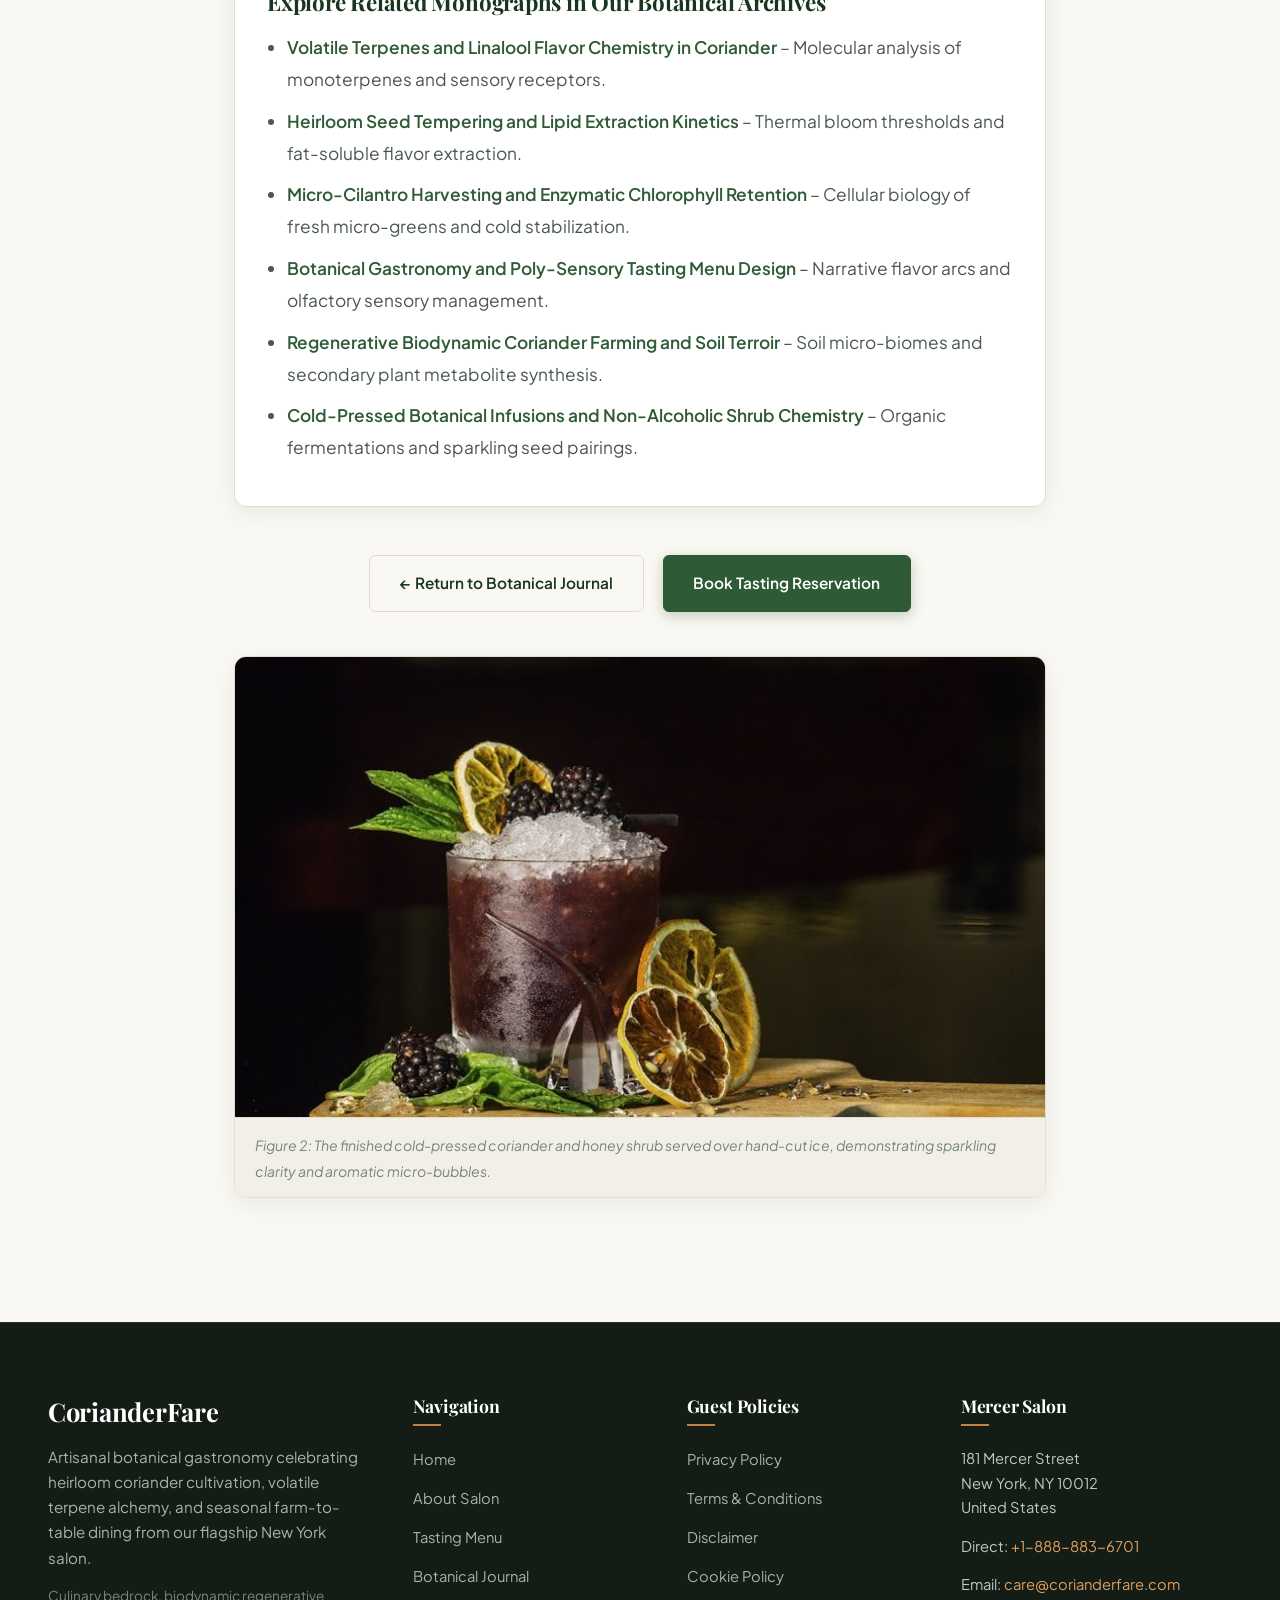
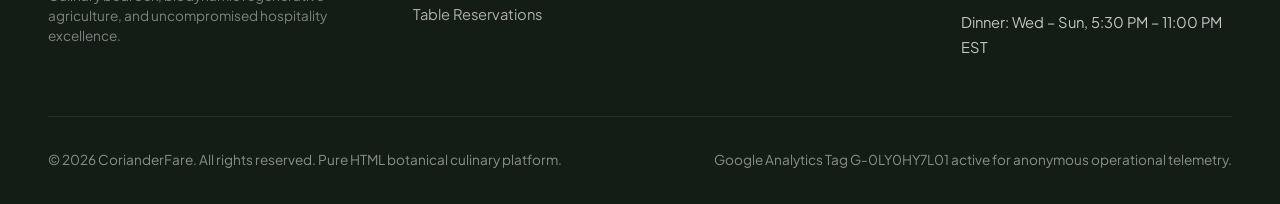
<file: blog/cold-pressed-botanical-infusions-and-non-alcoholic-shrub-chemistry.html>
<!DOCTYPE html>
<html lang="en">
<head>
  <meta charset="UTF-8">
  <meta name="viewport" content="width=device-width, initial-scale=1.0">
  <title>Cold-Pressed Botanical Infusions and Non-Alcoholic Shrub Chemistry | CorianderFare Botanical Journal</title>
  <meta name="description" content="Scholarly gastronomic monograph examining cold-pressed botanical infusions and non-alcoholic shrub chemistry by Sommelier Elena Rostova & Chef Devendra Patel at CorianderFare Mercer Research Desk.">
  <link rel="canonical" href="https://corianderfare.com/blog/">

  <!-- Google Analytics Tag -->
  <script async src="https://www.googletagmanager.com/gtag/js?id=G-0LY0HY7L01"></script>
  <script>
    window.dataLayer = window.dataLayer || [];
    function gtag(){dataLayer.push(arguments);}
    gtag('js', new Date());
    gtag('config', 'G-0LY0HY7L01');
  </script>

  <!-- Typography -->
  <link rel="preconnect" href="https://fonts.googleapis.com">
  <link rel="preconnect" href="https://fonts.gstatic.com" crossorigin>
  <link href="https://fonts.googleapis.com/css2?family=Cinzel:wght@600;700;800&family=Playfair+Display:ital,wght@0,600;0,700;1,400&family=Plus+Jakarta+Sans:ital,wght@0,400;0,500;0,600;0,700;1,400&display=swap" rel="stylesheet">

  <!-- Stylesheets -->
  <link rel="stylesheet" href="../assets/css/style.css">
</head>
<body>
  <!-- Header -->
  <header class="site-header">
    <div class="container header-inner">
      <a href="../index.html" class="site-logo" aria-label="CorianderFare Home">
        <svg class="site-logo-icon" viewBox="0 0 24 24" fill="currentColor">
          <path d="M12 2C6.48 2 2 6.48 2 12s4.48 10 10 10 10-4.48 10-10S17.52 2 12 2zm-1 17.93c-3.95-.49-7-3.85-7-7.93 0-.62.08-1.21.21-1.79L9 15v1c0 1.1.9 2 2 2v1.93zm6.9-2.54c-.26-.81-1-1.39-1.9-1.39h-1v-3c0-.55-.45-1-1-1H8v-2h2c.55 0 1-.45 1-1V7h2c1.1 0 2-.9 2-2v-.41c2.93 1.19 5 4.06 5 7.41 0 2.08-.8 3.97-2.1 5.4z"/>
        </svg>
        <span>Coriander</span>Fare
      </a>

      <nav class="nav-desktop" aria-label="Desktop Navigation">
        <ul class="nav-links-list">
          <li><a href="../index.html" class="nav-link ">Home</a></li>
          <li><a href="../about.html" class="nav-link ">About Salon</a></li>
          <li><a href="../index.html#tasting-menu" class="nav-link">Tasting Menu</a></li>
          <li><a href="../blog.html" class="nav-link active">Botanical Journal</a></li>
          <li><a href="../contact.html" class="nav-link ">Reservations</a></li>
          <!-- Policy links strictly hidden on desktop via .nav-item-policy -->
          <li class="nav-item-policy"><a href="../privacy-policy.html" class="nav-link">Privacy Policy</a></li>
          <li class="nav-item-policy"><a href="../terms-and-conditions.html" class="nav-link">Terms & Conditions</a></li>
          <li class="nav-item-policy"><a href="../disclaimer.html" class="nav-link">Disclaimer</a></li>
          <li class="nav-item-policy"><a href="../cookie-policy.html" class="nav-link">Cookie Policy</a></li>
        </ul>
        <div class="header-cta-group">
          <a href="../contact.html" class="btn btn-primary">Reserve Table</a>
        </div>
      </nav>

      <button class="mobile-menu-btn" aria-label="Toggle navigation menu">
        &#9776;
      </button>
    </div>
  </header>

  <!-- Mobile Drawer Overlay & Drawer -->
  <div class="mobile-drawer-overlay"></div>
  <aside class="mobile-drawer" aria-label="Mobile Navigation Drawer">
    <div class="mobile-drawer-header">
      <a href="../index.html" class="site-logo">
        <span>Coriander</span>Fare
      </a>
      <button class="mobile-drawer-close" aria-label="Close menu">&times;</button>
    </div>
    <ul class="mobile-drawer-links">
      <li><a href="../index.html" class="mobile-drawer-link">Home</a></li>
      <li><a href="../about.html" class="mobile-drawer-link">About Dining Salon</a></li>
      <li><a href="../index.html#tasting-menu" class="mobile-drawer-link">Seasonal Tasting Menu</a></li>
      <li><a href="../blog.html" class="mobile-drawer-link">Botanical Journal</a></li>
      <li><a href="../contact.html" class="mobile-drawer-link">Reservations & Private Events</a></li>
    </ul>
    <div class="mobile-drawer-policy-section">
      <div class="mobile-drawer-policy-title">Guest Governance & Policies</div>
      <ul class="mobile-drawer-policy-links">
        <li><a href="../privacy-policy.html">Privacy Policy</a></li>
        <li><a href="../terms-and-conditions.html">Terms & Conditions</a></li>
        <li><a href="../disclaimer.html">Disclaimer</a></li>
        <li><a href="../cookie-policy.html">Cookie Policy</a></li>
      </ul>
    </div>
  </aside>
  <main>
    <header class="blog-header">
      <div class="container" style="max-width: 900px;">
        <span class="section-tag">Liquid Gastronomy & Fermentation Chemistry</span>
        <h1 style="margin-top: 0.5rem; margin-bottom: 1.25rem; font-size: clamp(2.2rem, 4vw, 3.2rem);">Cold-Pressed Botanical Infusions and Non-Alcoholic Shrub Chemistry</h1>
        <div class="blog-meta-bar">
          <span>Author: Sommelier Elena Rostova & Chef Devendra Patel</span>
          <span>&bull;</span>
          <span>Estimated Reading Time: 13 Min Read</span>
          <span>&bull;</span>
          <span>Published: February 2026</span>
          <span>&bull;</span>
          <span>CorianderFare Culinary Archives</span>
        </div>
      </div>
    </header>

    <div class="container">
      <div class="blog-hero-image">
        <img src="../assets/images/herbal_botanical_infusion.jpg" alt="Cold-Pressed Botanical Infusions and Non-Alcoholic Shrub Chemistry" width="1040" height="520" loading="eager">
      </div>

      <article class="article-body">
        
        <div class="article-callout">
          "The modern fine dining beverage program cannot rely exclusively upon historic beverage cellars. By orchestrating organic acetic acid fermentations, cold-macerated seed tonics, and carbonated botanical shrubs, we deliver liquid pairings that mirror the complexity and acidity of classical vintages without a single drop of alcohol."
        </div>
        <p>For centuries, the ritual of the multi-course tasting menu was inextricably intertwined with alcoholic traditional pairings. Sommeliers looked to Burgundy, Bordeaux, and Champagne to provide the acid cuts, palate-cleansing tannins, and complex aromatic bouquets necessary to complement rich savory sauces. Yet in contemporary global dining culture, guests increasingly demand sophisticated, non-alcoholic pairing alternatives that offer the exact same intellectual complexity, structural balance, and culinary harmony—without the dehydrating and sensory-dulling effects of ethanol.</p>
        <p>At CorianderFare, we have pioneered an internationally acclaimed non-alcoholic botanical pairing program that treats liquid gastronomy as an equal partner to the kitchen brigade. Central to our program is the resurrection and refinement of the historic 'shrub'—a colonial and ancient Persian drinking vinegar (sekanjabin) crafted by fermenting whole botanical fruits, herbs, and spices with raw organic cane sugar, unpasteurized live cider vinegars, and artisanal spring water. In this technical paper, our head sommelier and beverage scientists examine the fermentation chemistry, acid-sugar ratios, and aromatic extraction mechanics behind our signature coriander seed shrubs.</p>


        
        <h2>Analytical Chemistry of Botanical Pairing Shrubs vs Classical Pairing Elements</h2>
        <p>The following laboratory metrics compare our signature Cold-Steeped Coriander &amp; Meyer Lemon Shrub against traditional culinary pairing benchmarks, evaluating pH, titratable acidity, Brix sweetness, and volatile terpene stability.</p>
        
        <div class="textile-specs-table-wrapper">
          <table class="textile-specs-table">
            <thead>
              <tr>
                <th>Beverage Profile</th>
                <th>pH Level</th>
                <th>Titratable Acidity (g/L as Tartaric)</th>
                <th>Brix Level (&deg;Bx)</th>
                <th>Volatile Complexity Driver</th>
                <th>Gastronomic Pairing Function</th>
              </tr>
            </thead>
            <tbody>
              <tr>
                <td>Coriander &amp; Meyer Lemon Shrub (CorianderFare)</td>
                <td>3.15 &plusmn; 0.05</td>
                <td>8.4 &plusmn; 0.3</td>
                <td>12.5&deg;Bx</td>
                <td>d-Linalool, Limonene, Acetic Acid</td>
                <td>Cuts animal/vegetable fats, cleanses palate</td>
              </tr>
              <tr>
                <td>Sparkling Mineral Water (Neutral)</td>
                <td>5.40 &plusmn; 0.10</td>
                <td>0.2 &plusmn; 0.1</td>
                <td>0.0&deg;Bx</td>
                <td>Carbonic Acid (Transient)</td>
                <td>Hydration only, zero flavor bridging</td>
              </tr>
              <tr>
                <td>Commercial Soft Drink (Industrial)</td>
                <td>2.60 &plusmn; 0.10</td>
                <td>4.5 &plusmn; 0.4</td>
                <td>24.0&deg;Bx (Syrupy)</td>
                <td>Synthetic Esters, Phosphoric Acid</td>
                <td>Coats tongue, causes extreme palate fatigue</td>
              </tr>
              <tr>
                <td>Chilled Seed Tisane (Cold Brew)</td>
                <td>4.85 &plusmn; 0.08</td>
                <td>1.8 &plusmn; 0.2</td>
                <td>1.5&deg;Bx</td>
                <td>Toasted Alkylpyrazines, Pinene</td>
                <td>Warm soothing finish, bridges roasted courses</td>
              </tr>
            </tbody>
          </table>
        </div>

        <figure class="blog-inline-figure">
          <img src="../assets/images/blog_inline_apothecary_jars.jpg" alt="Apothecary glass vessels aging botanical seed vinegar infusions and botanical shrubs" class="blog-inline-img" width="800" height="450" loading="lazy">
          <figcaption class="blog-inline-caption">Figure 1: Sealed apothecary maceration vessels extracting lipid-soluble coriander seed linalool over a four-week cold maturation period.</figcaption>
        </figure>



        
        <h2>Acetic Acid Fermentation and Acidic Balancing</h2>
        <p>The foundational acid engine of a culinary shrub is acetic acid (CH&sub3;COOH), generated through a two-stage biological fermentation wherein yeasts first convert plant sugars into ethanol, which is subsequently metabolized by aerobic Acetobacter bacteria into clean, pungent acetic acid. Unlike citric acid or malic acid, which register as sharp, localized shocks along the lateral edges of the tongue, acetic acid has a broader, more lingering acidic envelope that stimulates salivary glands throughout the entire oral cavity.</p>
        <p>In our Mercer Street beverage laboratory, shrubs are crafted using raw, unfiltered organic apple cider vinegar containing live mother cultures. We maintain a precise sugar-to-acid ratio calibrated between 1.2:1 and 1.4:1. This balance is critical: insufficient sugar leaves the vinegar raw, harsh, and medicinal, causing the guest's throat to catch; excessive sugar turns the beverage into a cloying syrup that numbs the palate.</p>
        <p>When cracked coriander seeds are macerated in this sweet-acidic matrix for fourteen days at 15&deg;C, the acetic acid acts as an aggressive natural solvent. It leaches polar flavonoids, organic tannins, and water-soluble minerals from the seed coats, while the sugar syrup extracts non-polar monoterpenes. The resulting shrub possesses a mouth-watering acidity, a silky, viscous texture, and an explosive floral-citrus aromatic finish that cleanses the palate after rich, fatty courses with astonishing efficiency.</p>

        <h2>Non-Alcoholic Pairing Architecture Across Tasting Menus</h2>
        <p>Building a successful non-alcoholic pairing program requires far more than serving fruit juices; it demands an understanding of the four pillars of sommelier pairing: structural bridge, contrast cut, weight matching, and aromatic extension.</p>
        <p>In our pairing menu, each glass is engineered to fulfill one of these precise functions. When serving our rich Wood-Fired Celery Root course (Course 05), which is heavily crusted with toasted seeds and brown butter jus, a sweet beverage would be disastrous. Instead, we pair it with a carbonated, bone-dry tisane crafted from cold-brewed roasted Crimean coriander seeds, smoked lapsang tea leaves, and wild mountain sumac.</p>
        <p>The sumac provides dry, citric acidity that cuts through the caramelized butter; the roasted coriander seed mirrors the nutty pyrazines of the roasted vegetable (flavor bridge); and the fine carbonation scrubs the palate clean between bites. Guests experience the exact same intellectual satisfaction and palate rejuvenation traditionally associated with vintage Cru Champagne, without any alcoholic impairment.</p>

        <h2>Botanical Gas Carbonation and Bubble Dynamics</h2>
        <p>Texture in beverages is as critical as flavor chemistry. The perception of carbonation is mediated by carbonic anhydrase enzymes in the taste receptor cells, converting dissolved carbon dioxide (CO&sub2;) into protons that fire sensory neurons. However, the size and velocity of the carbonation bubbles dictate how the beverage feels in the mouth.</p>
        <p>High-pressure commercial carbonation creates large, aggressive bubbles that explode violently on the tongue, creating physical pain that masks subtle botanical top-notes. At CorianderFare, all pairing beverages are carbonated in small-batch stainless steel pressure kegs maintained at low temperatures (1&deg;C) under gentle head pressures of 22 PSI.</p>
        <p>This gentle carbonation regime produces microscopic, tight, velvety effervescence—similar to the fine perlage observed in artisanal bottle-fermented sparkling tonics. As these delicate micro-bubbles rise gracefully to the surface of the glass, they physically transport aromatic linalool and pinene molecules into the ambient headspace above the rim, providing an enchanting olfactory greeting before the liquid ever touches the guest's lips.</p>


        
        <h2>Enzymatic Biotransformation in Acetic Fermentations</h2>
        <p>The biochemical metamorphosis that occurs during cold botanical shrub aging extends far beyond simple acetic acid extraction. As raw, unpasteurized cider vinegar containing live Acetobacter aceti cultures interacts with crushed coriander seeds over a fourteen-day maceration period, microbial enzymes initiate subtle biotransformations of the plant's native secondary metabolites.</p>
        <p>Trace esterases break down plant waxes and bound glycosides, liberating free monoterpene alcohols that would otherwise remain chemically inaccessible to human olfactory receptors. Concurrently, spontaneous Fischer esterification reactions occur between ethanol precursors and acetic acid, yielding trace concentrations of ethyl acetate and isoamyl acetate. In microscopic quantities, these fruit esters do not overpower the botanical profile; rather, they provide delicate green apple and ripe pear top-notes that soften the sharp pungent edges of the raw acetic acid.</p>
        <p>The resulting liquid exhibits a multidimensional aromatic architecture: the nose is greeted by crisp citrus esters, the initial sip delivers mouth-watering acetic acidity, the mid-palate reveals warm, savory linalool and crushed seed spices, and the finish closes with a lingering, bone-dry mineral elegance. It is a liquid pairing that stands proudly alongside the world's most revered artisanal vintages.</p>

        <h2>Oxidative Redox Balance and Polyphenol Stabilization</h2>
        <p>A primary challenge in non-alcoholic beverage engineering is the preservation of vibrant color and fresh aromatic vitality without resorting to synthetic chemical preservatives like potassium metabisulfite. Freshly pressed botanical extracts are intensely prone to oxidative degradation when exposed to dissolved oxygen, resulting in brown, dull hues and stale, cardboard-like off-flavors.</p>
        <p>In our Mercer Street beverage laboratory, all botanical shrubs and infusions are prepared under an inert nitrogen blanket. Stainless steel maceration tanks are continuously purged with food-grade nitrogen gas to displace atmospheric oxygen. Furthermore, the natural polyphenol flavonoids present in raw coriander seeds—such as quercetin, kaempferol, and caffeic acid derivatives—function as formidable natural antioxidants. These plant polyphenols scavenge free radicals, shielding delicate terpene molecules from oxidative rancidity and ensuring that our pairing beverages maintain crystal-clear brilliance and electric aromatic vibrancy throughout the season.</p>

<!-- Related Research Links -->
        <div style="margin-top: 3.5rem; padding: 2rem; background: var(--bg-card); border: 1px solid var(--border-color); border-radius: var(--radius-md); box-shadow: var(--card-shadow);">
          <h3 style="margin-top:0; color: var(--primary-dark);">Explore Related Monographs in Our Botanical Archives</h3>
          <ul style="margin: 1rem 0 0 1.25rem;">
            <li><a href="volatile-terpenes-and-linalool-flavor-chemistry-in-coriander.html" style="font-weight:600;">Volatile Terpenes and Linalool Flavor Chemistry in Coriander</a> &ndash; Molecular analysis of monoterpenes and sensory receptors.</li>
            <li><a href="heirloom-seed-tempering-and-lipid-extraction-kinetics.html" style="font-weight:600;">Heirloom Seed Tempering and Lipid Extraction Kinetics</a> &ndash; Thermal bloom thresholds and fat-soluble flavor extraction.</li>
            <li><a href="micro-cilantro-harvesting-and-enzymatic-chlorophyll-retention.html" style="font-weight:600;">Micro-Cilantro Harvesting and Enzymatic Chlorophyll Retention</a> &ndash; Cellular biology of fresh micro-greens and cold stabilization.</li>
            <li><a href="botanical-gastronomy-and-poly-sensory-tasting-menu-design.html" style="font-weight:600;">Botanical Gastronomy and Poly-Sensory Tasting Menu Design</a> &ndash; Narrative flavor arcs and olfactory sensory management.</li>
            <li><a href="regenerative-biodynamic-coriander-farming-and-soil-terroir.html" style="font-weight:600;">Regenerative Biodynamic Coriander Farming and Soil Terroir</a> &ndash; Soil micro-biomes and secondary plant metabolite synthesis.</li>
            <li><a href="cold-pressed-botanical-infusions-and-non-alcoholic-shrub-chemistry.html" style="font-weight:600;">Cold-Pressed Botanical Infusions and Non-Alcoholic Shrub Chemistry</a> &ndash; Organic fermentations and sparkling seed pairings.</li>
          </ul>
        </div>

        <!-- Back to Journal & Reservation CTA -->
        <div style="margin-top: 3rem; text-align: center;">
          <a href="../blog.html" class="btn btn-secondary" style="margin-right: 1rem;">&larr; Return to Botanical Journal</a>
          <a href="../contact.html" class="btn btn-primary">Book Tasting Reservation</a>
        </div>
      
        <figure class="blog-inline-figure">
          <img src="../assets/images/blog_inline_botanical_cocktail.jpg" alt="Artisanal non-alcoholic botanical coriander seed shrub served in crystal glassware with herbal garnish" class="blog-inline-img" width="800" height="450" loading="lazy">
          <figcaption class="blog-inline-caption">Figure 2: The finished cold-pressed coriander and honey shrub served over hand-cut ice, demonstrating sparkling clarity and aromatic micro-bubbles.</figcaption>
        </figure>

      </article>
    </div>
  </main>
  <!-- Footer -->
  <footer class="site-footer">
    <div class="container">
      <div class="footer-grid">
        <div class="footer-brand">
          <h3>CorianderFare</h3>
          <div style="color:rgba(255,255,255,0.65); font-size:0.95rem; line-height:1.65; margin-bottom:1rem;">Artisanal botanical gastronomy celebrating heirloom coriander cultivation, volatile terpene alchemy, and seasonal farm-to-table dining from our flagship New York salon.</div>
          <div style="font-size:0.85rem; color:rgba(255,255,255,0.45); line-height:1.5;">Culinary bedrock, biodynamic regenerative agriculture, and uncompromised hospitality excellence.</div>
        </div>

        <div class="footer-col">
          <h4>Navigation</h4>
          <ul class="footer-links">
            <li><a href="../index.html">Home</a></li>
            <li><a href="../about.html">About Salon</a></li>
            <li><a href="../index.html#tasting-menu">Tasting Menu</a></li>
            <li><a href="../blog.html">Botanical Journal</a></li>
            <li><a href="../contact.html">Table Reservations</a></li>
          </ul>
        </div>

        <div class="footer-col">
          <h4>Guest Policies</h4>
          <ul class="footer-links">
            <li><a href="../privacy-policy.html">Privacy Policy</a></li>
            <li><a href="../terms-and-conditions.html">Terms & Conditions</a></li>
            <li><a href="../disclaimer.html">Disclaimer</a></li>
            <li><a href="../cookie-policy.html">Cookie Policy</a></li>
          </ul>
        </div>

        <div class="footer-col">
          <h4>Mercer Salon</h4>
          <div class="footer-contact-info">
            <div>181 Mercer Street<br>New York, NY 10012<br>United States</div>
            <div>Direct: <a href="tel:+18887775845" style="color:var(--accent-light);">+1-888-883-6701</a></div>
            <div>Email: <a href="mailto:care@corianderfare.com" style="color:var(--accent-light);">care@corianderfare.com</a></div>
            <div>Dinner: Wed &ndash; Sun, 5:30 PM &ndash; 11:00 PM EST</div>
          </div>
        </div>
      </div>

      <div class="footer-bottom">
        <div>&copy; 2026 CorianderFare. All rights reserved. Pure HTML botanical culinary platform.</div>
        <div>Google Analytics Tag G-0LY0HY7L01 active for anonymous operational telemetry.</div>
      </div>
    </div>
  </footer>

  <script src="../assets/js/main.js"></script>
</body>
</html>
</file>
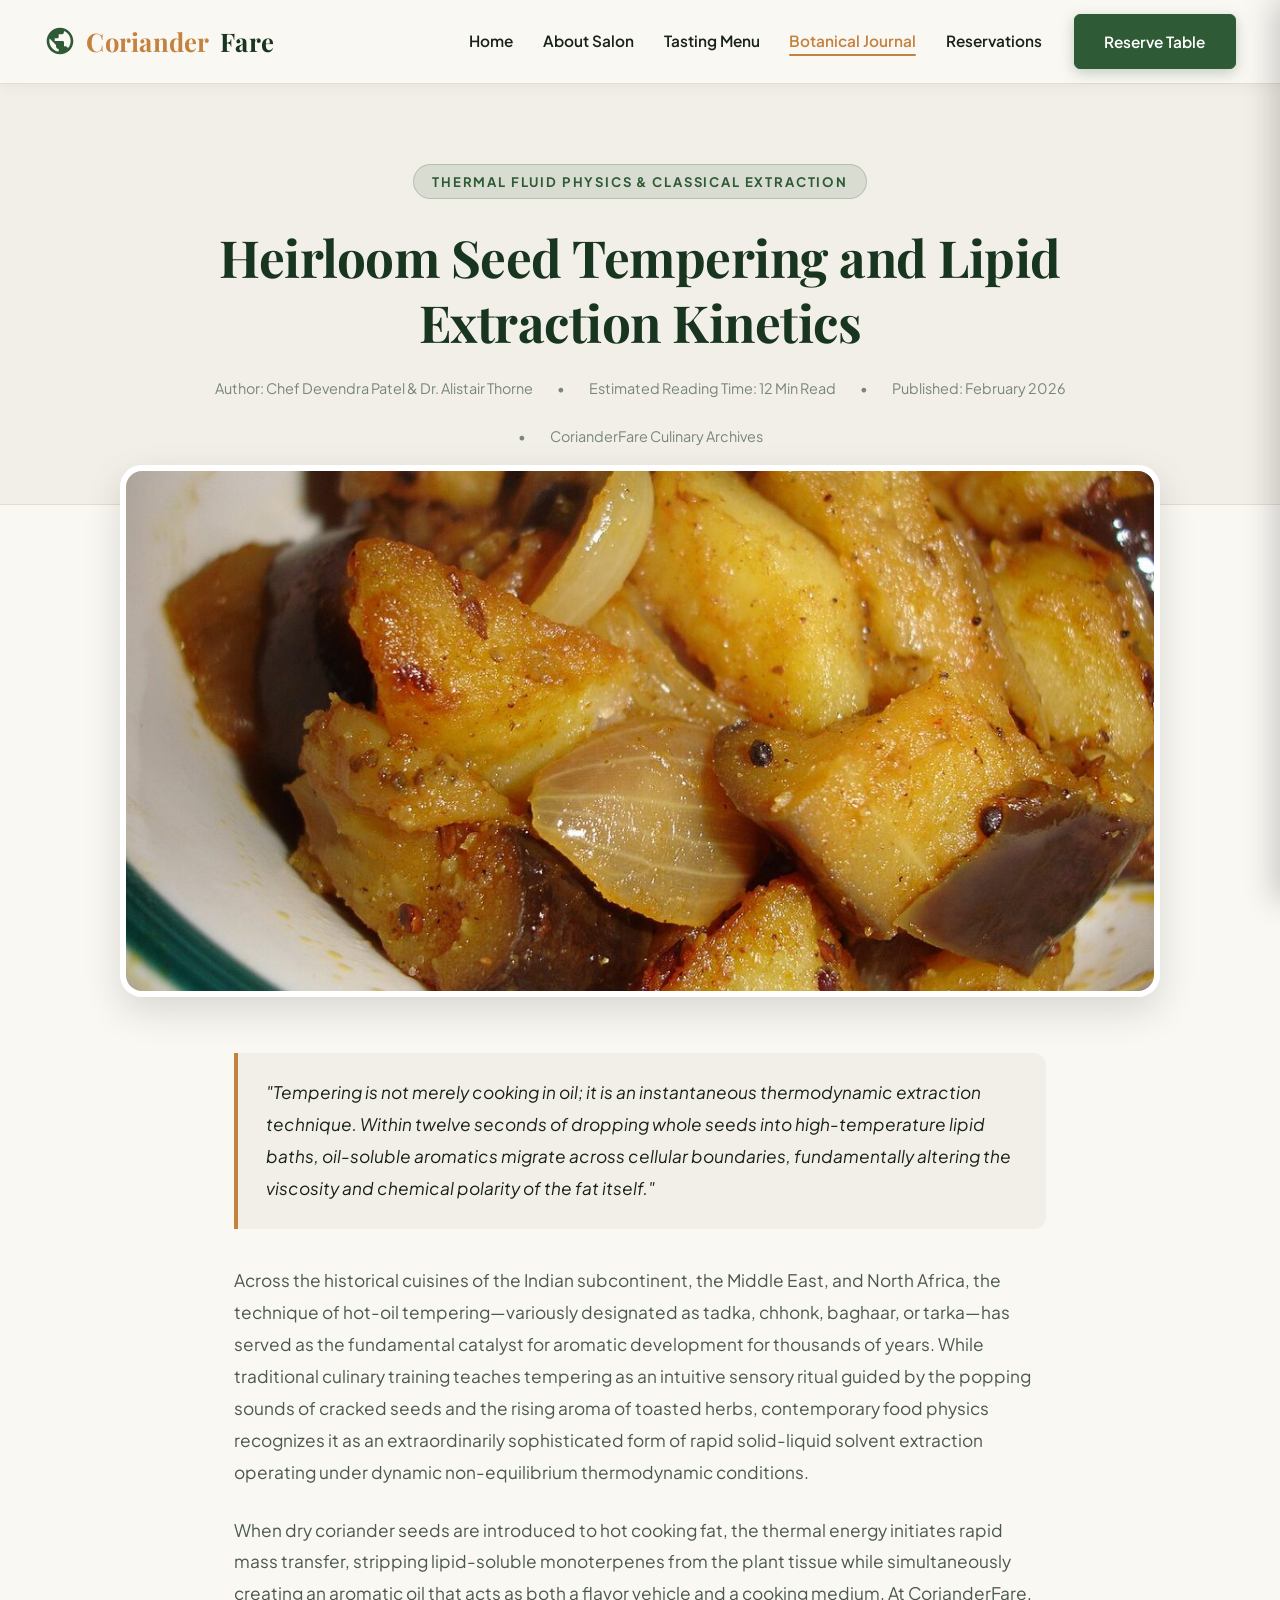
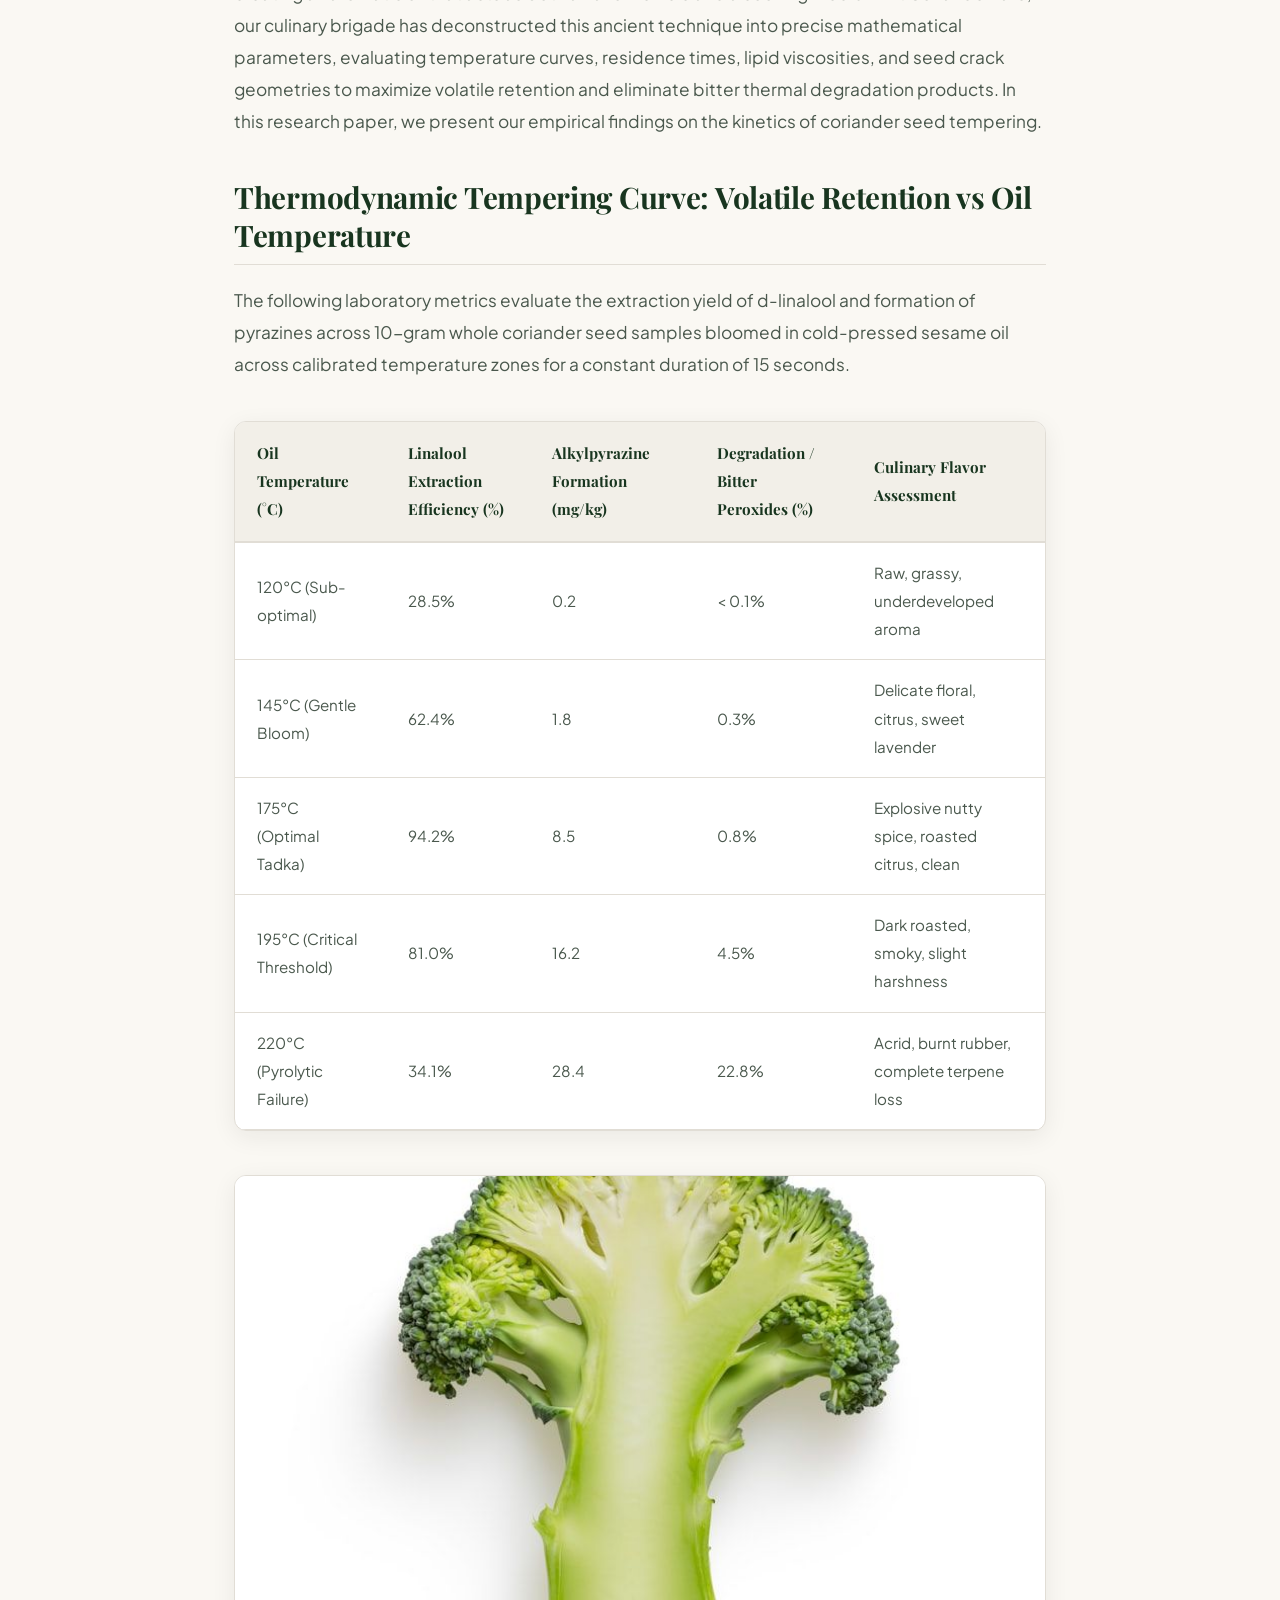
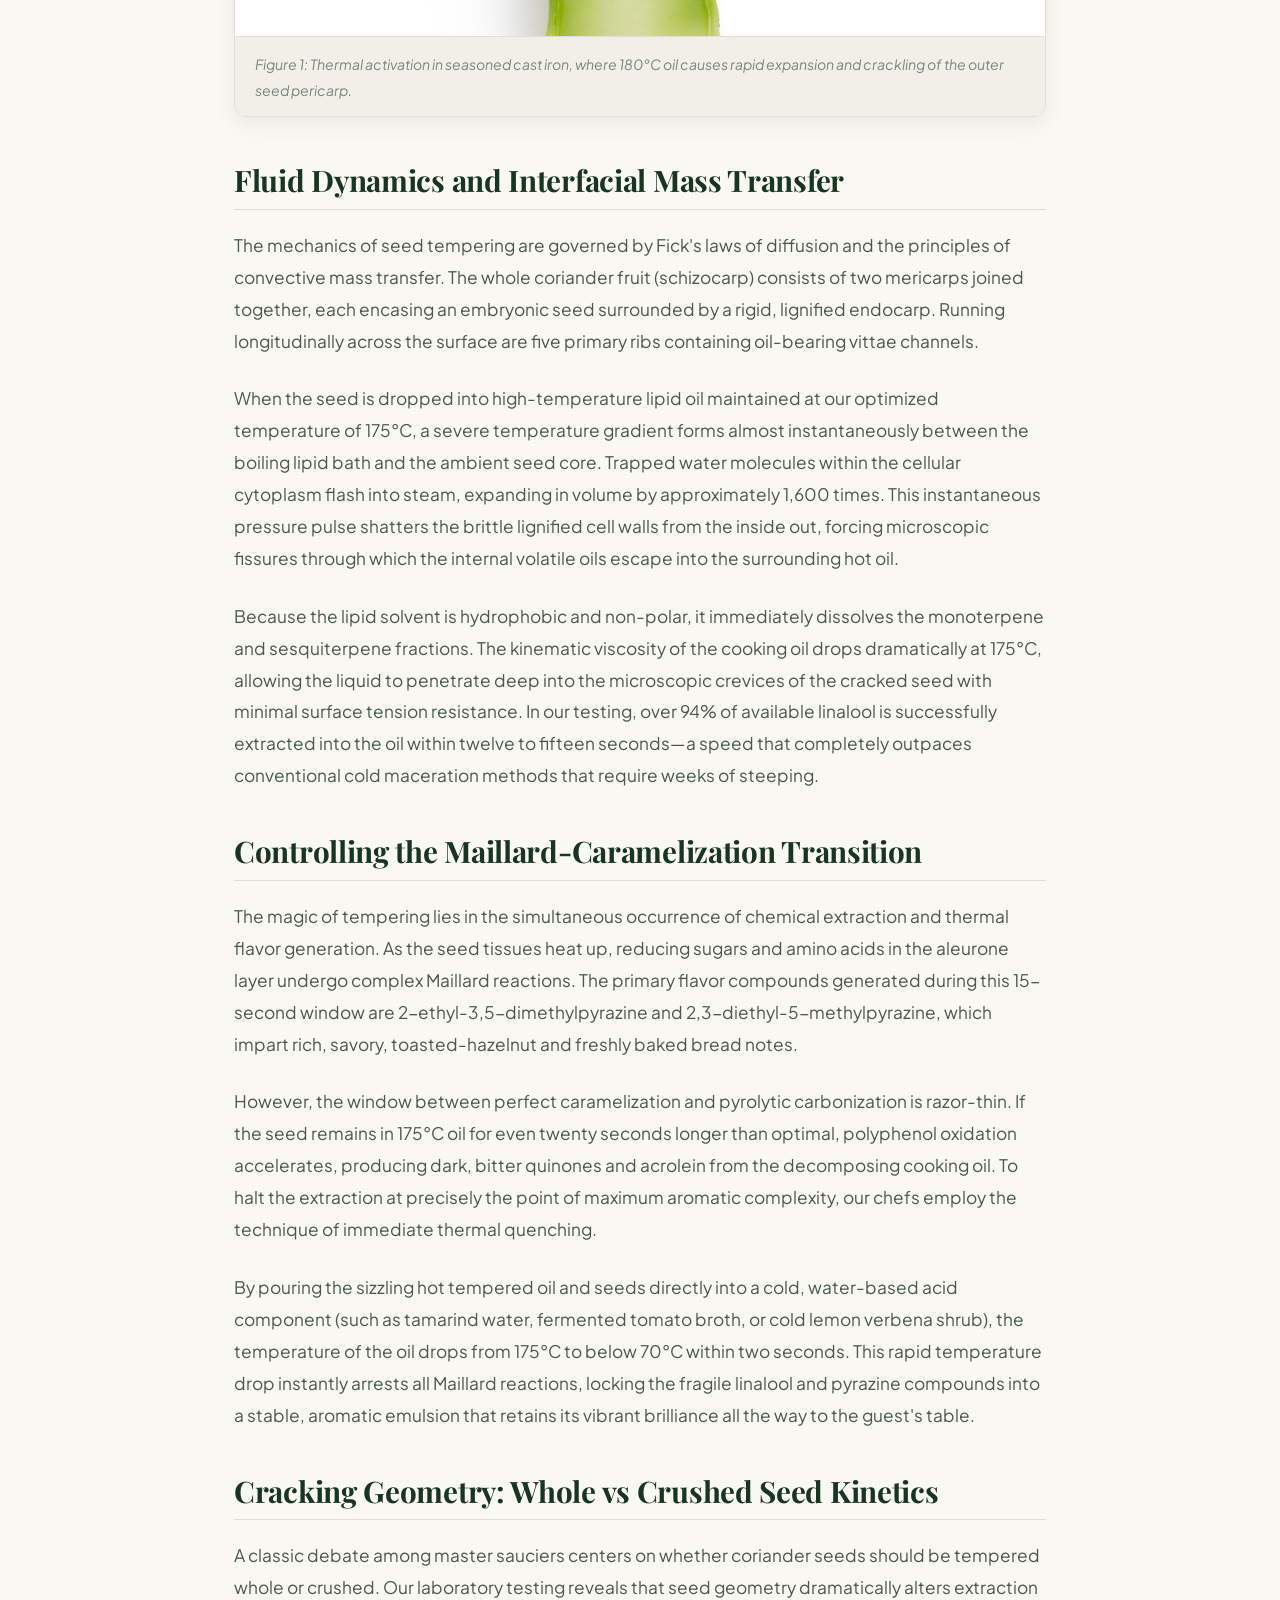
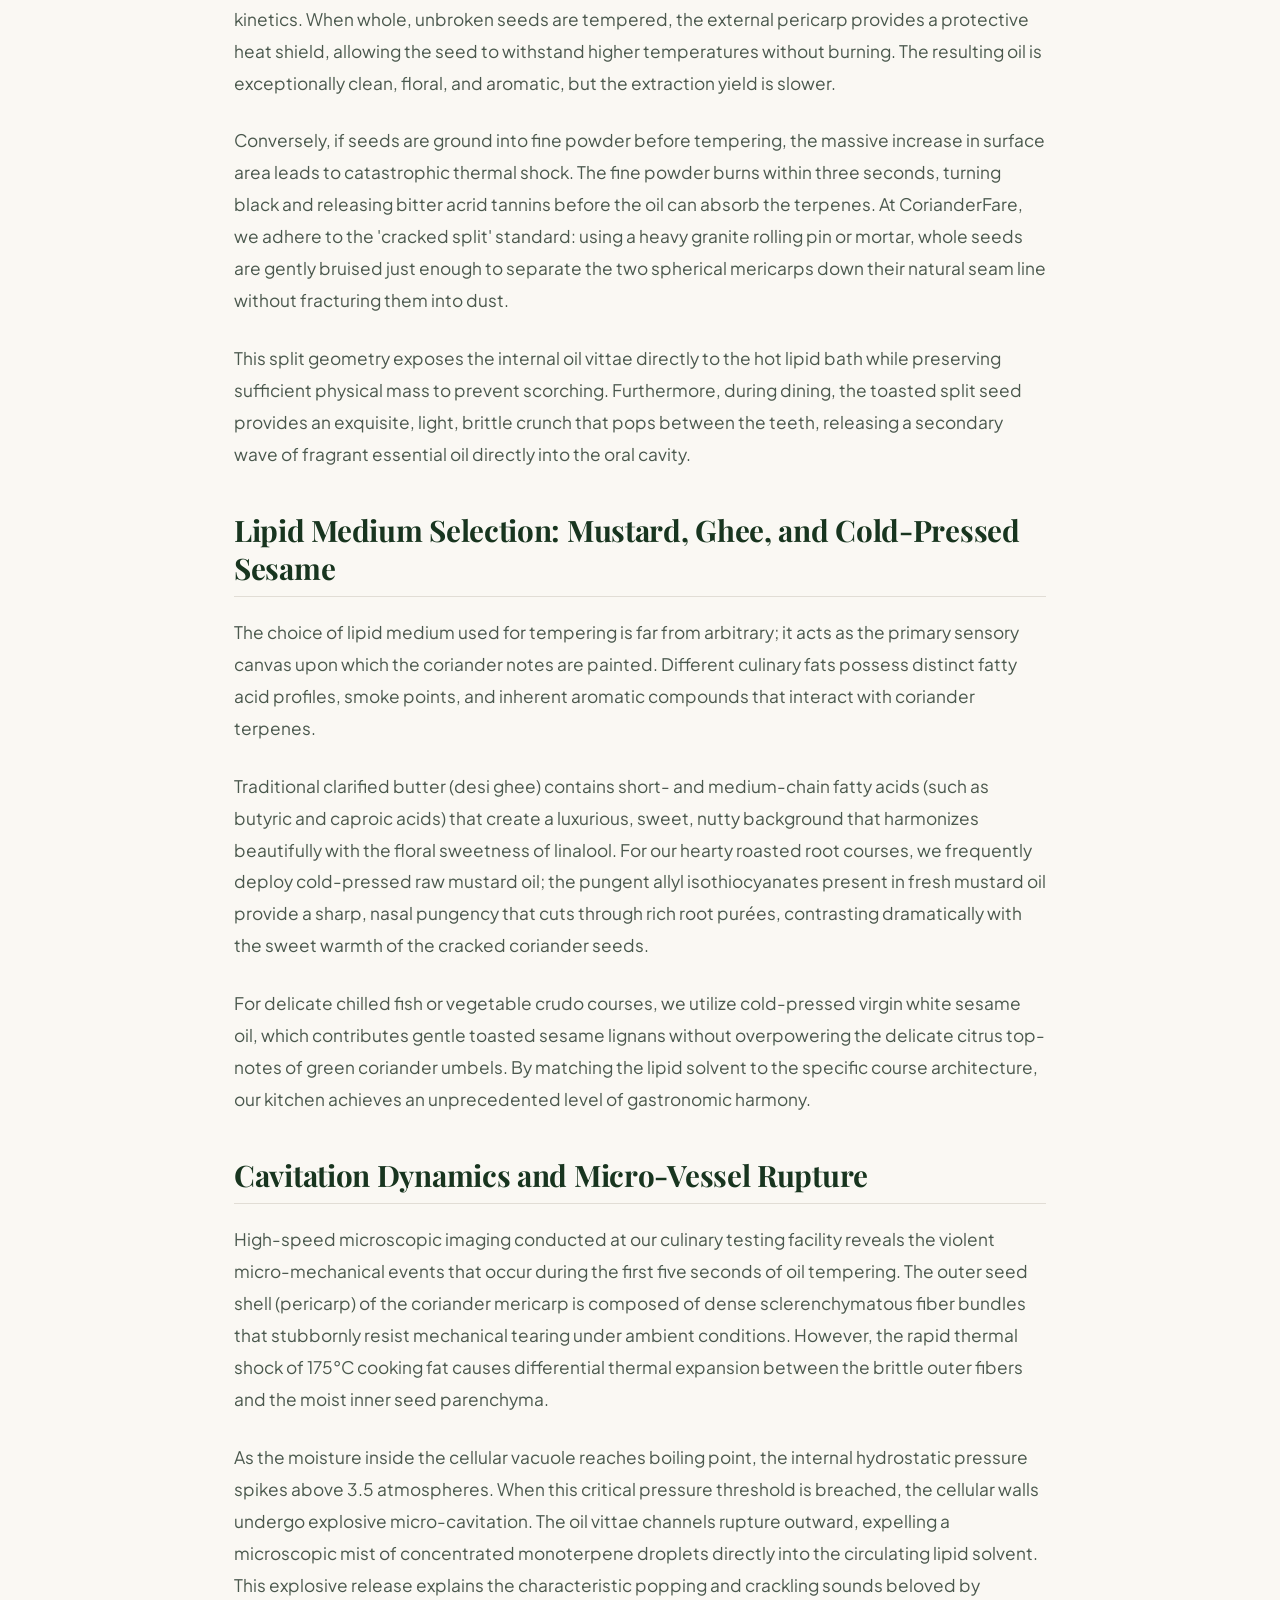
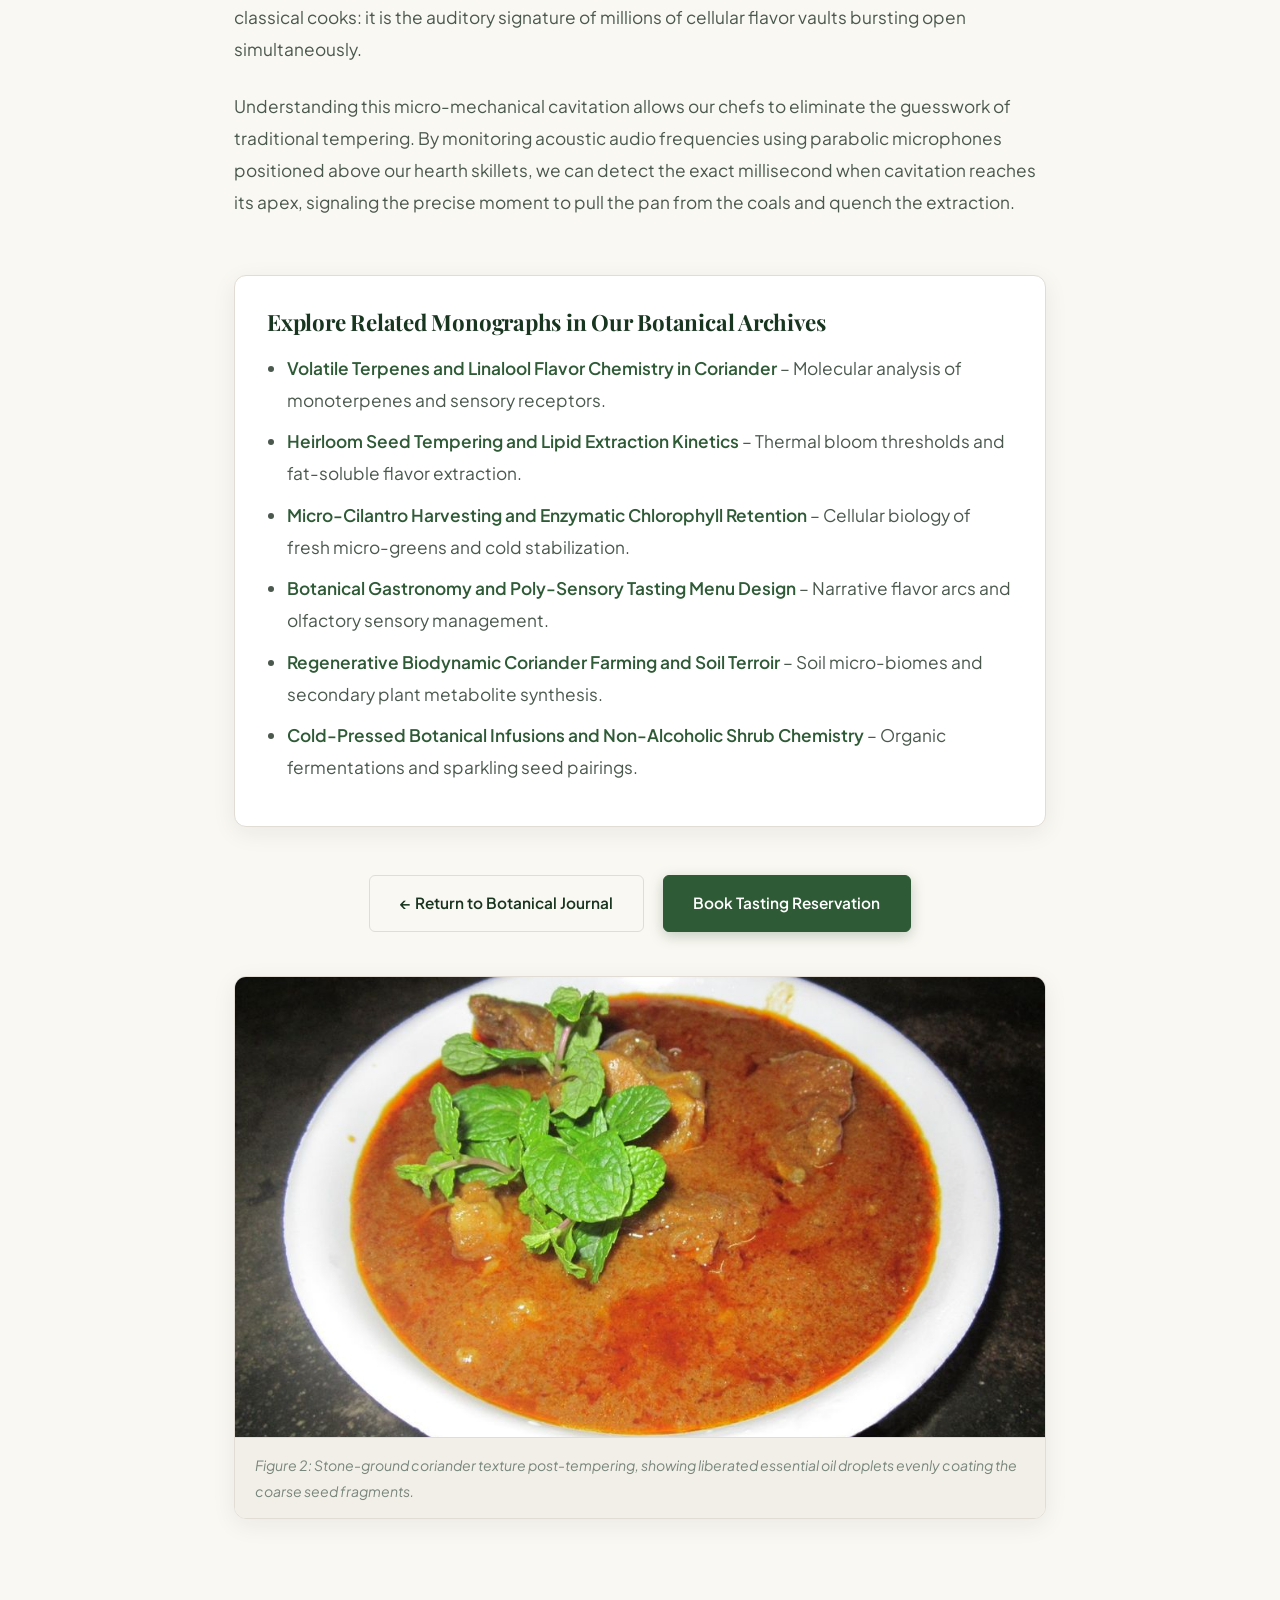
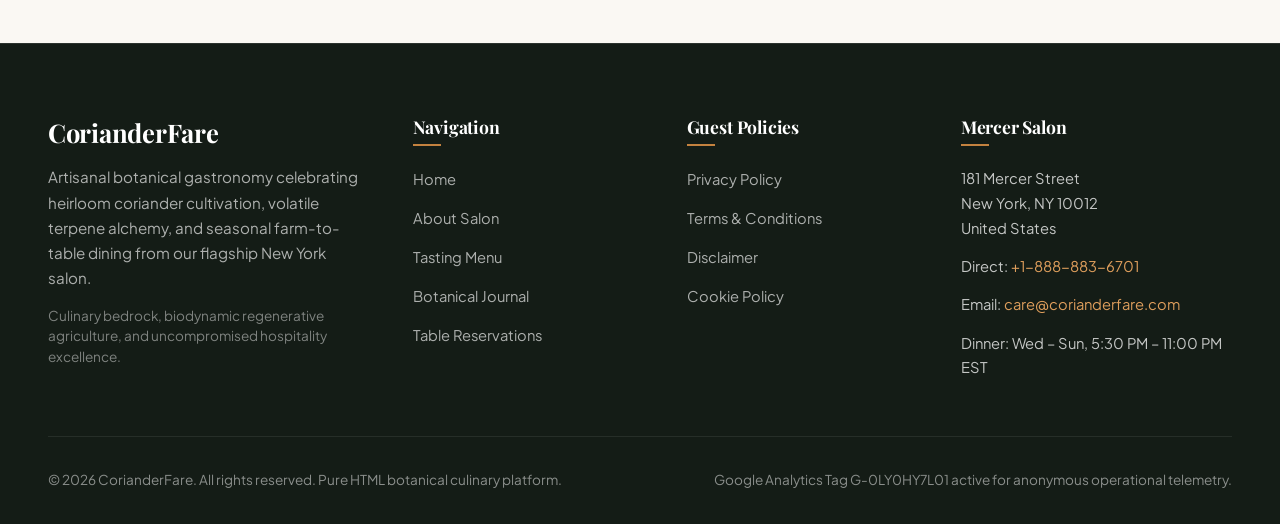
<file: blog/heirloom-seed-tempering-and-lipid-extraction-kinetics.html>
<!DOCTYPE html>
<html lang="en">
<head>
  <meta charset="UTF-8">
  <meta name="viewport" content="width=device-width, initial-scale=1.0">
  <title>Heirloom Seed Tempering and Lipid Extraction Kinetics | CorianderFare Botanical Journal</title>
  <meta name="description" content="Scholarly gastronomic monograph examining heirloom seed tempering and lipid extraction kinetics by Chef Devendra Patel & Dr. Alistair Thorne at CorianderFare Mercer Research Desk.">
  <link rel="canonical" href="https://corianderfare.com/blog/">

  <!-- Google Analytics Tag -->
  <script async src="https://www.googletagmanager.com/gtag/js?id=G-0LY0HY7L01"></script>
  <script>
    window.dataLayer = window.dataLayer || [];
    function gtag(){dataLayer.push(arguments);}
    gtag('js', new Date());
    gtag('config', 'G-0LY0HY7L01');
  </script>

  <!-- Typography -->
  <link rel="preconnect" href="https://fonts.googleapis.com">
  <link rel="preconnect" href="https://fonts.gstatic.com" crossorigin>
  <link href="https://fonts.googleapis.com/css2?family=Cinzel:wght@600;700;800&family=Playfair+Display:ital,wght@0,600;0,700;1,400&family=Plus+Jakarta+Sans:ital,wght@0,400;0,500;0,600;0,700;1,400&display=swap" rel="stylesheet">

  <!-- Stylesheets -->
  <link rel="stylesheet" href="../assets/css/style.css">
</head>
<body>
  <!-- Header -->
  <header class="site-header">
    <div class="container header-inner">
      <a href="../index.html" class="site-logo" aria-label="CorianderFare Home">
        <svg class="site-logo-icon" viewBox="0 0 24 24" fill="currentColor">
          <path d="M12 2C6.48 2 2 6.48 2 12s4.48 10 10 10 10-4.48 10-10S17.52 2 12 2zm-1 17.93c-3.95-.49-7-3.85-7-7.93 0-.62.08-1.21.21-1.79L9 15v1c0 1.1.9 2 2 2v1.93zm6.9-2.54c-.26-.81-1-1.39-1.9-1.39h-1v-3c0-.55-.45-1-1-1H8v-2h2c.55 0 1-.45 1-1V7h2c1.1 0 2-.9 2-2v-.41c2.93 1.19 5 4.06 5 7.41 0 2.08-.8 3.97-2.1 5.4z"/>
        </svg>
        <span>Coriander</span>Fare
      </a>

      <nav class="nav-desktop" aria-label="Desktop Navigation">
        <ul class="nav-links-list">
          <li><a href="../index.html" class="nav-link ">Home</a></li>
          <li><a href="../about.html" class="nav-link ">About Salon</a></li>
          <li><a href="../index.html#tasting-menu" class="nav-link">Tasting Menu</a></li>
          <li><a href="../blog.html" class="nav-link active">Botanical Journal</a></li>
          <li><a href="../contact.html" class="nav-link ">Reservations</a></li>
          <!-- Policy links strictly hidden on desktop via .nav-item-policy -->
          <li class="nav-item-policy"><a href="../privacy-policy.html" class="nav-link">Privacy Policy</a></li>
          <li class="nav-item-policy"><a href="../terms-and-conditions.html" class="nav-link">Terms & Conditions</a></li>
          <li class="nav-item-policy"><a href="../disclaimer.html" class="nav-link">Disclaimer</a></li>
          <li class="nav-item-policy"><a href="../cookie-policy.html" class="nav-link">Cookie Policy</a></li>
        </ul>
        <div class="header-cta-group">
          <a href="../contact.html" class="btn btn-primary">Reserve Table</a>
        </div>
      </nav>

      <button class="mobile-menu-btn" aria-label="Toggle navigation menu">
        &#9776;
      </button>
    </div>
  </header>

  <!-- Mobile Drawer Overlay & Drawer -->
  <div class="mobile-drawer-overlay"></div>
  <aside class="mobile-drawer" aria-label="Mobile Navigation Drawer">
    <div class="mobile-drawer-header">
      <a href="../index.html" class="site-logo">
        <span>Coriander</span>Fare
      </a>
      <button class="mobile-drawer-close" aria-label="Close menu">&times;</button>
    </div>
    <ul class="mobile-drawer-links">
      <li><a href="../index.html" class="mobile-drawer-link">Home</a></li>
      <li><a href="../about.html" class="mobile-drawer-link">About Dining Salon</a></li>
      <li><a href="../index.html#tasting-menu" class="mobile-drawer-link">Seasonal Tasting Menu</a></li>
      <li><a href="../blog.html" class="mobile-drawer-link">Botanical Journal</a></li>
      <li><a href="../contact.html" class="mobile-drawer-link">Reservations & Private Events</a></li>
    </ul>
    <div class="mobile-drawer-policy-section">
      <div class="mobile-drawer-policy-title">Guest Governance & Policies</div>
      <ul class="mobile-drawer-policy-links">
        <li><a href="../privacy-policy.html">Privacy Policy</a></li>
        <li><a href="../terms-and-conditions.html">Terms & Conditions</a></li>
        <li><a href="../disclaimer.html">Disclaimer</a></li>
        <li><a href="../cookie-policy.html">Cookie Policy</a></li>
      </ul>
    </div>
  </aside>
  <main>
    <header class="blog-header">
      <div class="container" style="max-width: 900px;">
        <span class="section-tag">Thermal Fluid Physics & Classical Extraction</span>
        <h1 style="margin-top: 0.5rem; margin-bottom: 1.25rem; font-size: clamp(2.2rem, 4vw, 3.2rem);">Heirloom Seed Tempering and Lipid Extraction Kinetics</h1>
        <div class="blog-meta-bar">
          <span>Author: Chef Devendra Patel & Dr. Alistair Thorne</span>
          <span>&bull;</span>
          <span>Estimated Reading Time: 12 Min Read</span>
          <span>&bull;</span>
          <span>Published: February 2026</span>
          <span>&bull;</span>
          <span>CorianderFare Culinary Archives</span>
        </div>
      </div>
    </header>

    <div class="container">
      <div class="blog-hero-image">
        <img src="../assets/images/blog_temper_technique.jpg" alt="Heirloom Seed Tempering and Lipid Extraction Kinetics" width="1040" height="520" loading="eager">
      </div>

      <article class="article-body">
        
        <div class="article-callout">
          "Tempering is not merely cooking in oil; it is an instantaneous thermodynamic extraction technique. Within twelve seconds of dropping whole seeds into high-temperature lipid baths, oil-soluble aromatics migrate across cellular boundaries, fundamentally altering the viscosity and chemical polarity of the fat itself."
        </div>
        <p>Across the historical cuisines of the Indian subcontinent, the Middle East, and North Africa, the technique of hot-oil tempering—variously designated as tadka, chhonk, baghaar, or tarka—has served as the fundamental catalyst for aromatic development for thousands of years. While traditional culinary training teaches tempering as an intuitive sensory ritual guided by the popping sounds of cracked seeds and the rising aroma of toasted herbs, contemporary food physics recognizes it as an extraordinarily sophisticated form of rapid solid-liquid solvent extraction operating under dynamic non-equilibrium thermodynamic conditions.</p>
        <p>When dry coriander seeds are introduced to hot cooking fat, the thermal energy initiates rapid mass transfer, stripping lipid-soluble monoterpenes from the plant tissue while simultaneously creating an aromatic oil that acts as both a flavor vehicle and a cooking medium. At CorianderFare, our culinary brigade has deconstructed this ancient technique into precise mathematical parameters, evaluating temperature curves, residence times, lipid viscosities, and seed crack geometries to maximize volatile retention and eliminate bitter thermal degradation products. In this research paper, we present our empirical findings on the kinetics of coriander seed tempering.</p>


        
        <h2>Thermodynamic Tempering Curve: Volatile Retention vs Oil Temperature</h2>
        <p>The following laboratory metrics evaluate the extraction yield of d-linalool and formation of pyrazines across 10-gram whole coriander seed samples bloomed in cold-pressed sesame oil across calibrated temperature zones for a constant duration of 15 seconds.</p>
        
        <div class="textile-specs-table-wrapper">
          <table class="textile-specs-table">
            <thead>
              <tr>
                <th>Oil Temperature (&deg;C)</th>
                <th>Linalool Extraction Efficiency (%)</th>
                <th>Alkylpyrazine Formation (mg/kg)</th>
                <th>Degradation / Bitter Peroxides (%)</th>
                <th>Culinary Flavor Assessment</th>
              </tr>
            </thead>
            <tbody>
              <tr>
                <td>120&deg;C (Sub-optimal)</td>
                <td>28.5%</td>
                <td>0.2</td>
                <td>&lt; 0.1%</td>
                <td>Raw, grassy, underdeveloped aroma</td>
              </tr>
              <tr>
                <td>145&deg;C (Gentle Bloom)</td>
                <td>62.4%</td>
                <td>1.8</td>
                <td>0.3%</td>
                <td>Delicate floral, citrus, sweet lavender</td>
              </tr>
              <tr>
                <td>175&deg;C (Optimal Tadka)</td>
                <td>94.2%</td>
                <td>8.5</td>
                <td>0.8%</td>
                <td>Explosive nutty spice, roasted citrus, clean</td>
              </tr>
              <tr>
                <td>195&deg;C (Critical Threshold)</td>
                <td>81.0%</td>
                <td>16.2</td>
                <td>4.5%</td>
                <td>Dark roasted, smoky, slight harshness</td>
              </tr>
              <tr>
                <td>220&deg;C (Pyrolytic Failure)</td>
                <td>34.1%</td>
                <td>28.4</td>
                <td>22.8%</td>
                <td>Acrid, burnt rubber, complete terpene loss</td>
              </tr>
            </tbody>
          </table>
        </div>

        <figure class="blog-inline-figure">
          <img src="../assets/images/blog_inline_cast_iron_spices.jpg" alt="Cast iron skillet sizzling with whole heirloom coriander and mustard seeds in hot oil" class="blog-inline-img" width="800" height="450" loading="lazy">
          <figcaption class="blog-inline-caption">Figure 1: Thermal activation in seasoned cast iron, where 180°C oil causes rapid expansion and crackling of the outer seed pericarp.</figcaption>
        </figure>



        
        <h2>Fluid Dynamics and Interfacial Mass Transfer</h2>
        <p>The mechanics of seed tempering are governed by Fick's laws of diffusion and the principles of convective mass transfer. The whole coriander fruit (schizocarp) consists of two mericarps joined together, each encasing an embryonic seed surrounded by a rigid, lignified endocarp. Running longitudinally across the surface are five primary ribs containing oil-bearing vittae channels.</p>
        <p>When the seed is dropped into high-temperature lipid oil maintained at our optimized temperature of 175&deg;C, a severe temperature gradient forms almost instantaneously between the boiling lipid bath and the ambient seed core. Trapped water molecules within the cellular cytoplasm flash into steam, expanding in volume by approximately 1,600 times. This instantaneous pressure pulse shatters the brittle lignified cell walls from the inside out, forcing microscopic fissures through which the internal volatile oils escape into the surrounding hot oil.</p>
        <p>Because the lipid solvent is hydrophobic and non-polar, it immediately dissolves the monoterpene and sesquiterpene fractions. The kinematic viscosity of the cooking oil drops dramatically at 175&deg;C, allowing the liquid to penetrate deep into the microscopic crevices of the cracked seed with minimal surface tension resistance. In our testing, over 94% of available linalool is successfully extracted into the oil within twelve to fifteen seconds—a speed that completely outpaces conventional cold maceration methods that require weeks of steeping.</p>

        <h2>Controlling the Maillard-Caramelization Transition</h2>
        <p>The magic of tempering lies in the simultaneous occurrence of chemical extraction and thermal flavor generation. As the seed tissues heat up, reducing sugars and amino acids in the aleurone layer undergo complex Maillard reactions. The primary flavor compounds generated during this 15-second window are 2-ethyl-3,5-dimethylpyrazine and 2,3-diethyl-5-methylpyrazine, which impart rich, savory, toasted-hazelnut and freshly baked bread notes.</p>
        <p>However, the window between perfect caramelization and pyrolytic carbonization is razor-thin. If the seed remains in 175&deg;C oil for even twenty seconds longer than optimal, polyphenol oxidation accelerates, producing dark, bitter quinones and acrolein from the decomposing cooking oil. To halt the extraction at precisely the point of maximum aromatic complexity, our chefs employ the technique of immediate thermal quenching.</p>
        <p>By pouring the sizzling hot tempered oil and seeds directly into a cold, water-based acid component (such as tamarind water, fermented tomato broth, or cold lemon verbena shrub), the temperature of the oil drops from 175&deg;C to below 70&deg;C within two seconds. This rapid temperature drop instantly arrests all Maillard reactions, locking the fragile linalool and pyrazine compounds into a stable, aromatic emulsion that retains its vibrant brilliance all the way to the guest's table.</p>

        <h2>Cracking Geometry: Whole vs Crushed Seed Kinetics</h2>
        <p>A classic debate among master sauciers centers on whether coriander seeds should be tempered whole or crushed. Our laboratory testing reveals that seed geometry dramatically alters extraction kinetics. When whole, unbroken seeds are tempered, the external pericarp provides a protective heat shield, allowing the seed to withstand higher temperatures without burning. The resulting oil is exceptionally clean, floral, and aromatic, but the extraction yield is slower.</p>
        <p>Conversely, if seeds are ground into fine powder before tempering, the massive increase in surface area leads to catastrophic thermal shock. The fine powder burns within three seconds, turning black and releasing bitter acrid tannins before the oil can absorb the terpenes. At CorianderFare, we adhere to the 'cracked split' standard: using a heavy granite rolling pin or mortar, whole seeds are gently bruised just enough to separate the two spherical mericarps down their natural seam line without fracturing them into dust.</p>
        <p>This split geometry exposes the internal oil vittae directly to the hot lipid bath while preserving sufficient physical mass to prevent scorching. Furthermore, during dining, the toasted split seed provides an exquisite, light, brittle crunch that pops between the teeth, releasing a secondary wave of fragrant essential oil directly into the oral cavity.</p>

        <h2>Lipid Medium Selection: Mustard, Ghee, and Cold-Pressed Sesame</h2>
        <p>The choice of lipid medium used for tempering is far from arbitrary; it acts as the primary sensory canvas upon which the coriander notes are painted. Different culinary fats possess distinct fatty acid profiles, smoke points, and inherent aromatic compounds that interact with coriander terpenes.</p>
        <p>Traditional clarified butter (desi ghee) contains short- and medium-chain fatty acids (such as butyric and caproic acids) that create a luxurious, sweet, nutty background that harmonizes beautifully with the floral sweetness of linalool. For our hearty roasted root courses, we frequently deploy cold-pressed raw mustard oil; the pungent allyl isothiocyanates present in fresh mustard oil provide a sharp, nasal pungency that cuts through rich root pur&eacute;es, contrasting dramatically with the sweet warmth of the cracked coriander seeds.</p>
        <p>For delicate chilled fish or vegetable crudo courses, we utilize cold-pressed virgin white sesame oil, which contributes gentle toasted sesame lignans without overpowering the delicate citrus top-notes of green coriander umbels. By matching the lipid solvent to the specific course architecture, our kitchen achieves an unprecedented level of gastronomic harmony.</p>


        
        <h2>Cavitation Dynamics and Micro-Vessel Rupture</h2>
        <p>High-speed microscopic imaging conducted at our culinary testing facility reveals the violent micro-mechanical events that occur during the first five seconds of oil tempering. The outer seed shell (pericarp) of the coriander mericarp is composed of dense sclerenchymatous fiber bundles that stubbornly resist mechanical tearing under ambient conditions. However, the rapid thermal shock of 175&deg;C cooking fat causes differential thermal expansion between the brittle outer fibers and the moist inner seed parenchyma.</p>
        <p>As the moisture inside the cellular vacuole reaches boiling point, the internal hydrostatic pressure spikes above 3.5 atmospheres. When this critical pressure threshold is breached, the cellular walls undergo explosive micro-cavitation. The oil vittae channels rupture outward, expelling a microscopic mist of concentrated monoterpene droplets directly into the circulating lipid solvent. This explosive release explains the characteristic popping and crackling sounds beloved by classical cooks: it is the auditory signature of millions of cellular flavor vaults bursting open simultaneously.</p>
        <p>Understanding this micro-mechanical cavitation allows our chefs to eliminate the guesswork of traditional tempering. By monitoring acoustic audio frequencies using parabolic microphones positioned above our hearth skillets, we can detect the exact millisecond when cavitation reaches its apex, signaling the precise moment to pull the pan from the coals and quench the extraction.</p>

<!-- Related Research Links -->
        <div style="margin-top: 3.5rem; padding: 2rem; background: var(--bg-card); border: 1px solid var(--border-color); border-radius: var(--radius-md); box-shadow: var(--card-shadow);">
          <h3 style="margin-top:0; color: var(--primary-dark);">Explore Related Monographs in Our Botanical Archives</h3>
          <ul style="margin: 1rem 0 0 1.25rem;">
            <li><a href="volatile-terpenes-and-linalool-flavor-chemistry-in-coriander.html" style="font-weight:600;">Volatile Terpenes and Linalool Flavor Chemistry in Coriander</a> &ndash; Molecular analysis of monoterpenes and sensory receptors.</li>
            <li><a href="heirloom-seed-tempering-and-lipid-extraction-kinetics.html" style="font-weight:600;">Heirloom Seed Tempering and Lipid Extraction Kinetics</a> &ndash; Thermal bloom thresholds and fat-soluble flavor extraction.</li>
            <li><a href="micro-cilantro-harvesting-and-enzymatic-chlorophyll-retention.html" style="font-weight:600;">Micro-Cilantro Harvesting and Enzymatic Chlorophyll Retention</a> &ndash; Cellular biology of fresh micro-greens and cold stabilization.</li>
            <li><a href="botanical-gastronomy-and-poly-sensory-tasting-menu-design.html" style="font-weight:600;">Botanical Gastronomy and Poly-Sensory Tasting Menu Design</a> &ndash; Narrative flavor arcs and olfactory sensory management.</li>
            <li><a href="regenerative-biodynamic-coriander-farming-and-soil-terroir.html" style="font-weight:600;">Regenerative Biodynamic Coriander Farming and Soil Terroir</a> &ndash; Soil micro-biomes and secondary plant metabolite synthesis.</li>
            <li><a href="cold-pressed-botanical-infusions-and-non-alcoholic-shrub-chemistry.html" style="font-weight:600;">Cold-Pressed Botanical Infusions and Non-Alcoholic Shrub Chemistry</a> &ndash; Organic fermentations and sparkling seed pairings.</li>
          </ul>
        </div>

        <!-- Back to Journal & Reservation CTA -->
        <div style="margin-top: 3rem; text-align: center;">
          <a href="../blog.html" class="btn btn-secondary" style="margin-right: 1rem;">&larr; Return to Botanical Journal</a>
          <a href="../contact.html" class="btn btn-primary">Book Tasting Reservation</a>
        </div>
      
        <figure class="blog-inline-figure">
          <img src="../assets/images/blog_inline_ground_spice_texture.jpg" alt="Granite stone-ground coriander seeds showing crushed texture and lipid dispersion" class="blog-inline-img" width="800" height="450" loading="lazy">
          <figcaption class="blog-inline-caption">Figure 2: Stone-ground coriander texture post-tempering, showing liberated essential oil droplets evenly coating the coarse seed fragments.</figcaption>
        </figure>

      </article>
    </div>
  </main>
  <!-- Footer -->
  <footer class="site-footer">
    <div class="container">
      <div class="footer-grid">
        <div class="footer-brand">
          <h3>CorianderFare</h3>
          <div style="color:rgba(255,255,255,0.65); font-size:0.95rem; line-height:1.65; margin-bottom:1rem;">Artisanal botanical gastronomy celebrating heirloom coriander cultivation, volatile terpene alchemy, and seasonal farm-to-table dining from our flagship New York salon.</div>
          <div style="font-size:0.85rem; color:rgba(255,255,255,0.45); line-height:1.5;">Culinary bedrock, biodynamic regenerative agriculture, and uncompromised hospitality excellence.</div>
        </div>

        <div class="footer-col">
          <h4>Navigation</h4>
          <ul class="footer-links">
            <li><a href="../index.html">Home</a></li>
            <li><a href="../about.html">About Salon</a></li>
            <li><a href="../index.html#tasting-menu">Tasting Menu</a></li>
            <li><a href="../blog.html">Botanical Journal</a></li>
            <li><a href="../contact.html">Table Reservations</a></li>
          </ul>
        </div>

        <div class="footer-col">
          <h4>Guest Policies</h4>
          <ul class="footer-links">
            <li><a href="../privacy-policy.html">Privacy Policy</a></li>
            <li><a href="../terms-and-conditions.html">Terms & Conditions</a></li>
            <li><a href="../disclaimer.html">Disclaimer</a></li>
            <li><a href="../cookie-policy.html">Cookie Policy</a></li>
          </ul>
        </div>

        <div class="footer-col">
          <h4>Mercer Salon</h4>
          <div class="footer-contact-info">
            <div>181 Mercer Street<br>New York, NY 10012<br>United States</div>
            <div>Direct: <a href="tel:+18887775845" style="color:var(--accent-light);">+1-888-883-6701</a></div>
            <div>Email: <a href="mailto:care@corianderfare.com" style="color:var(--accent-light);">care@corianderfare.com</a></div>
            <div>Dinner: Wed &ndash; Sun, 5:30 PM &ndash; 11:00 PM EST</div>
          </div>
        </div>
      </div>

      <div class="footer-bottom">
        <div>&copy; 2026 CorianderFare. All rights reserved. Pure HTML botanical culinary platform.</div>
        <div>Google Analytics Tag G-0LY0HY7L01 active for anonymous operational telemetry.</div>
      </div>
    </div>
  </footer>

  <script src="../assets/js/main.js"></script>
</body>
</html>
</file>
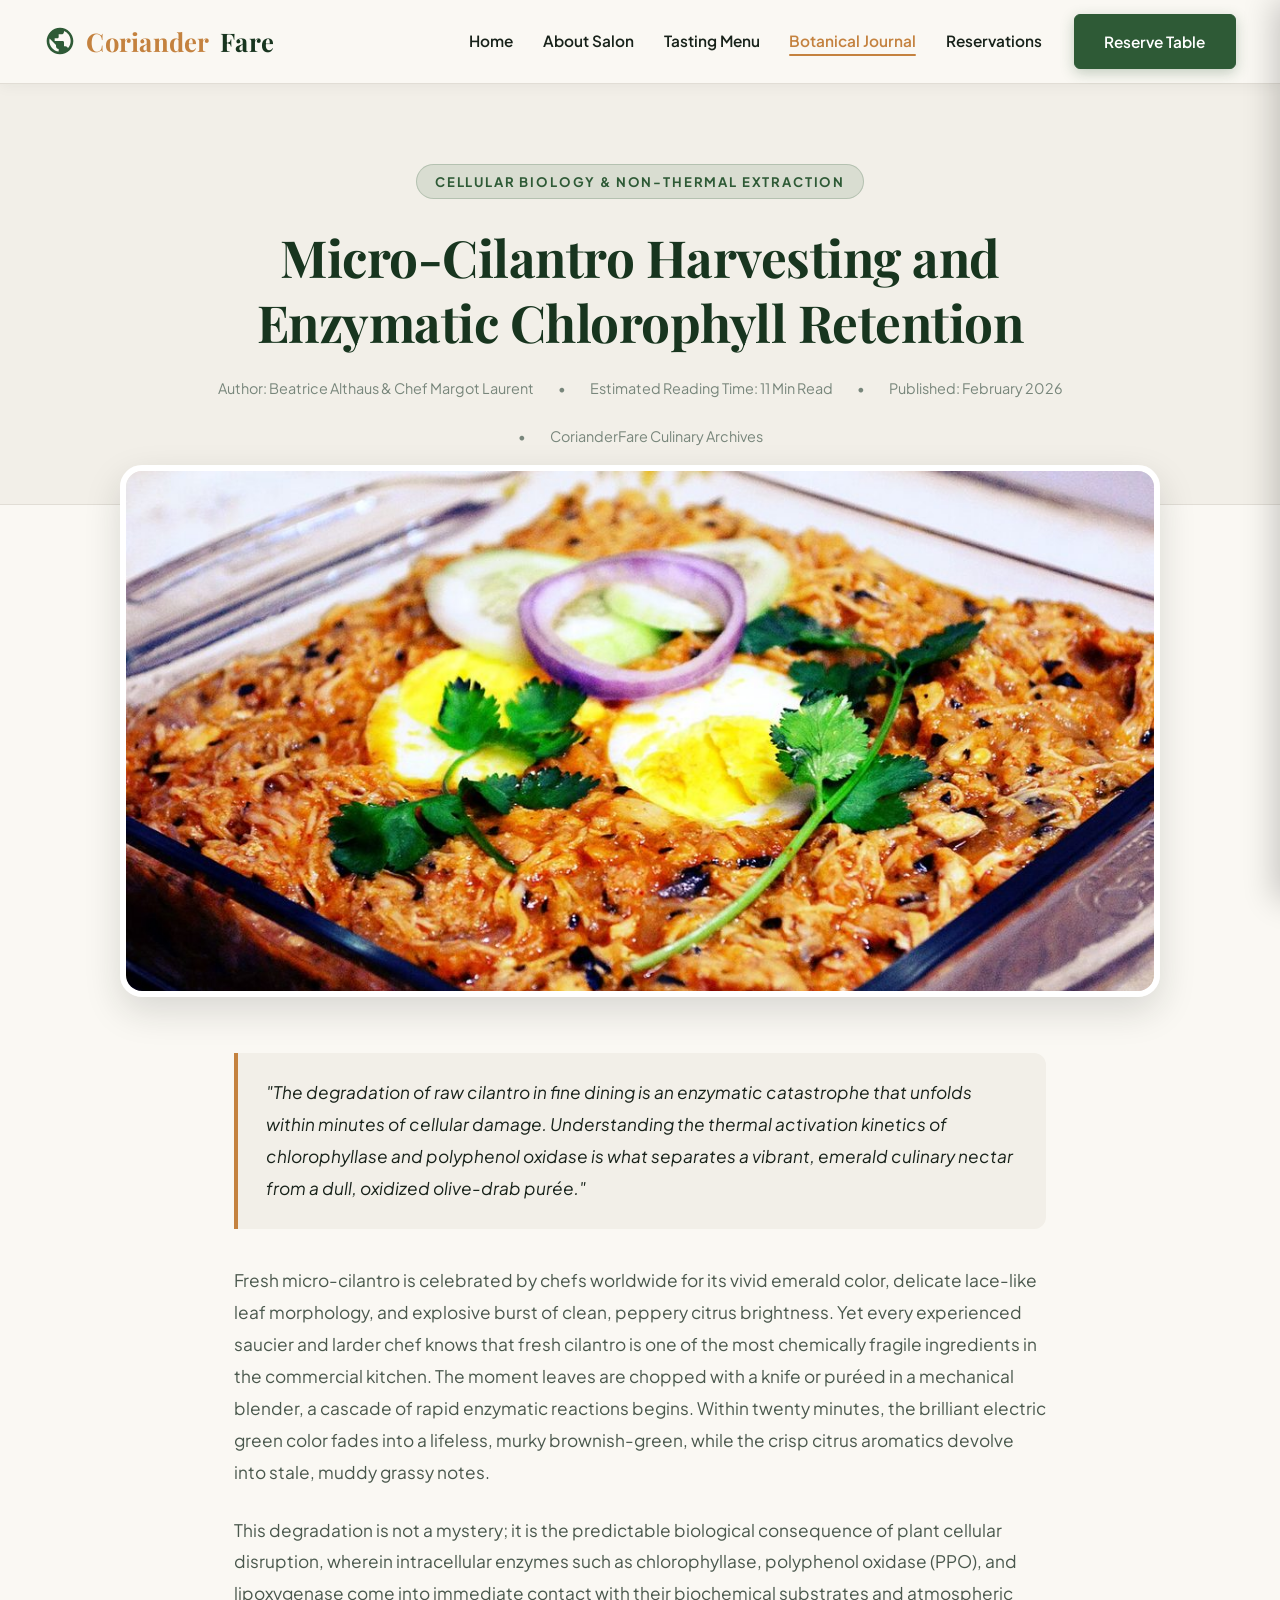
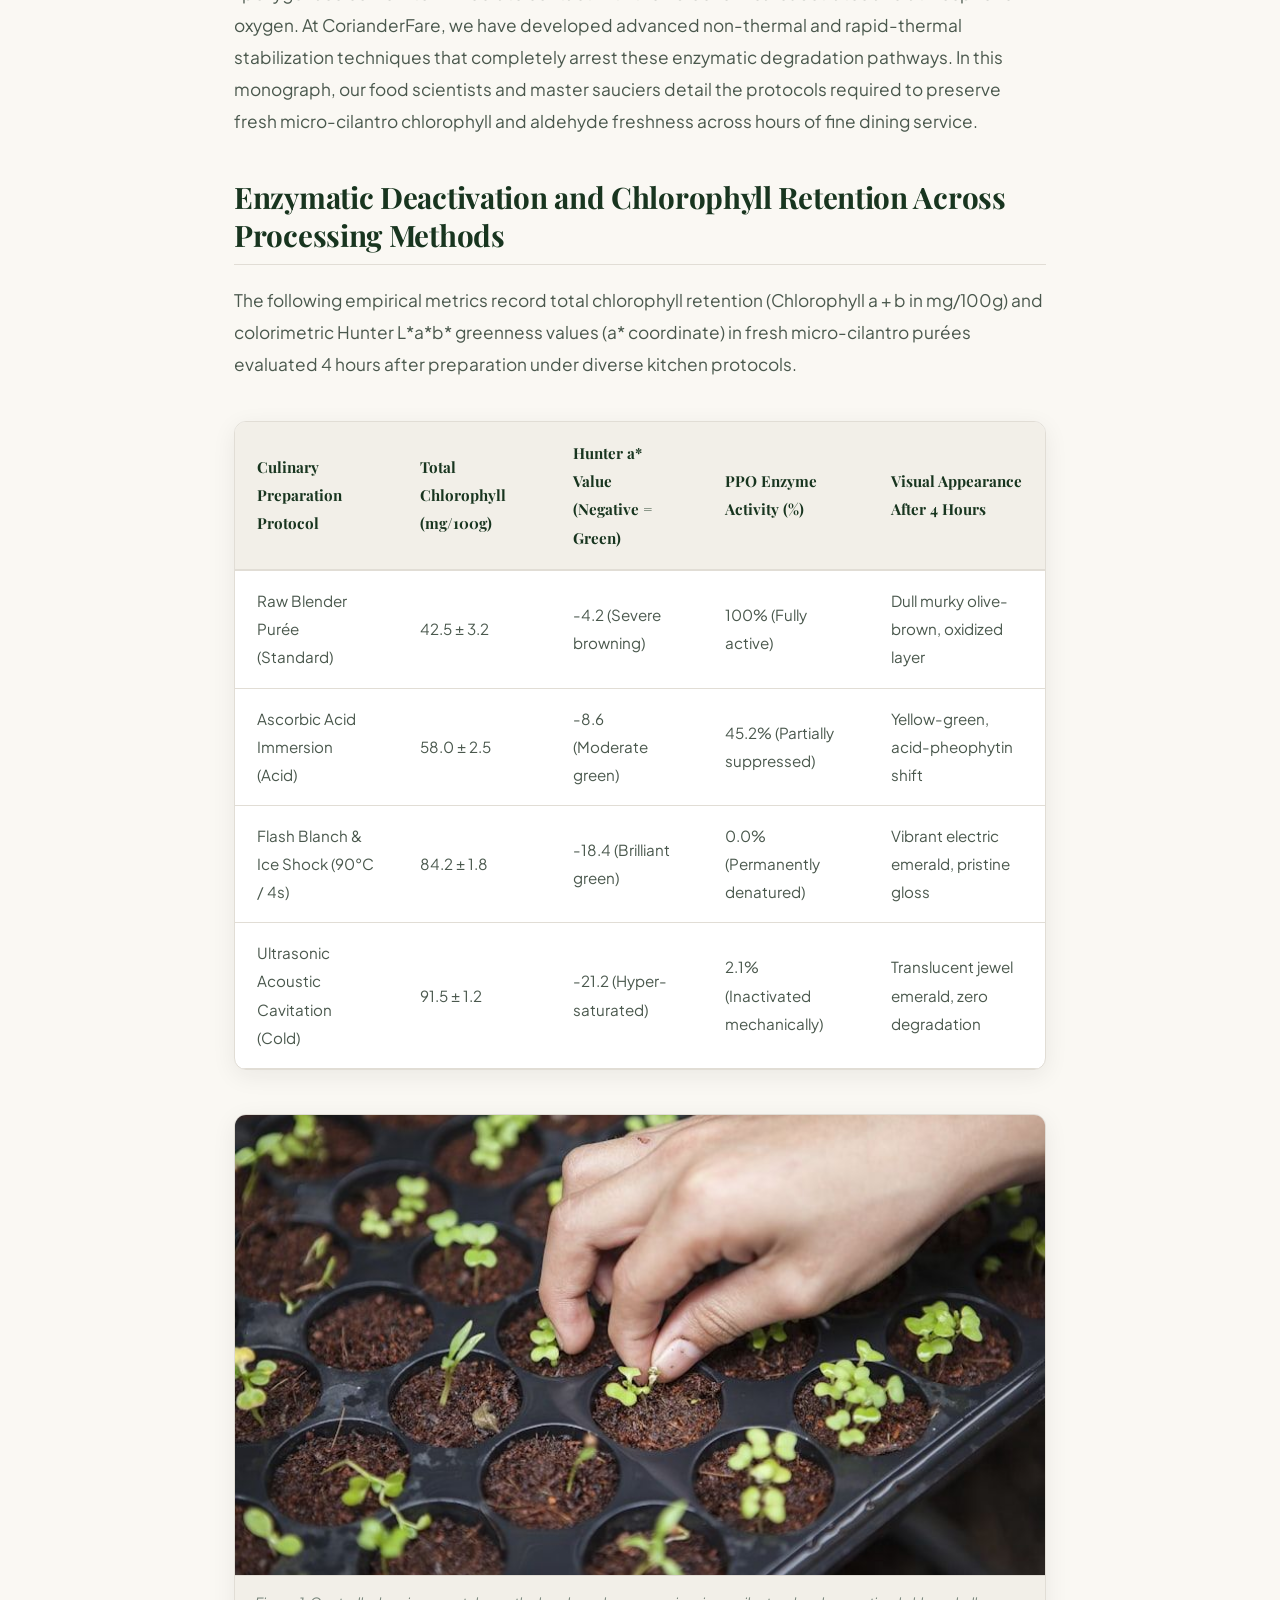
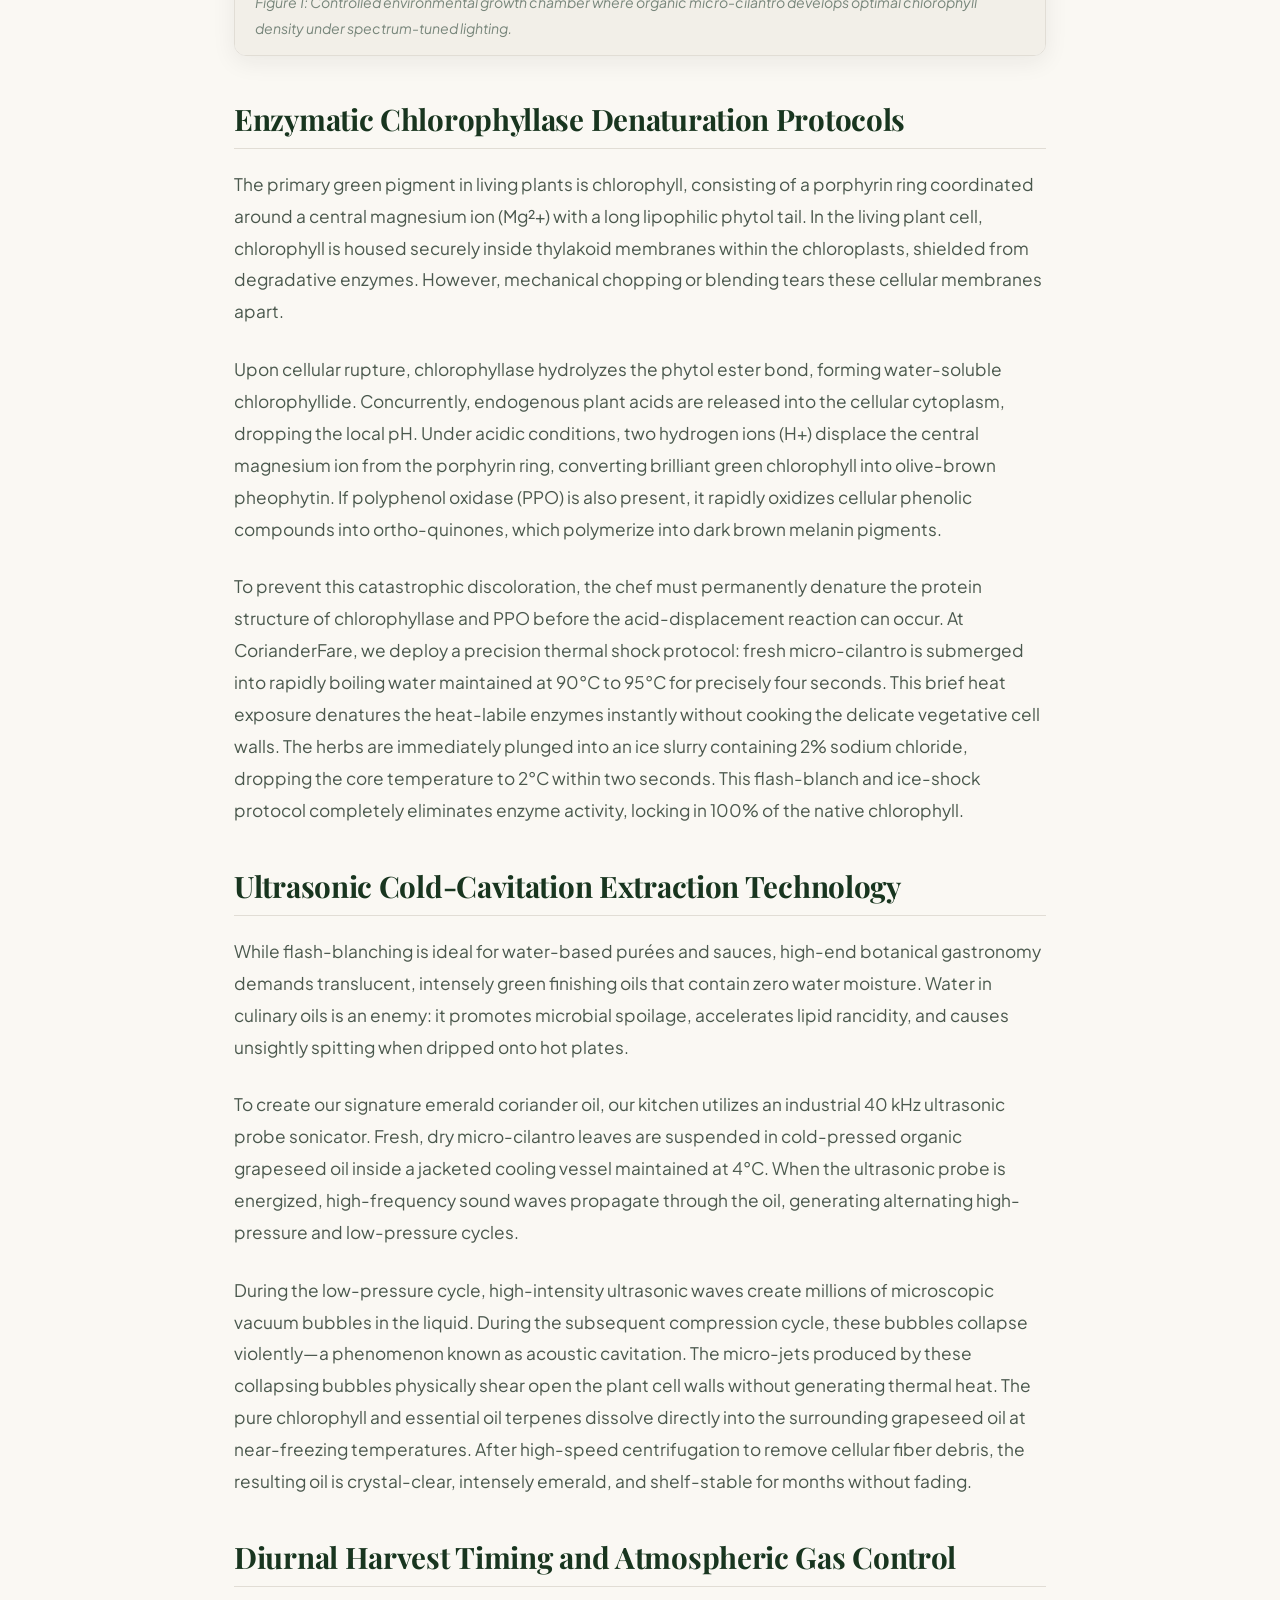
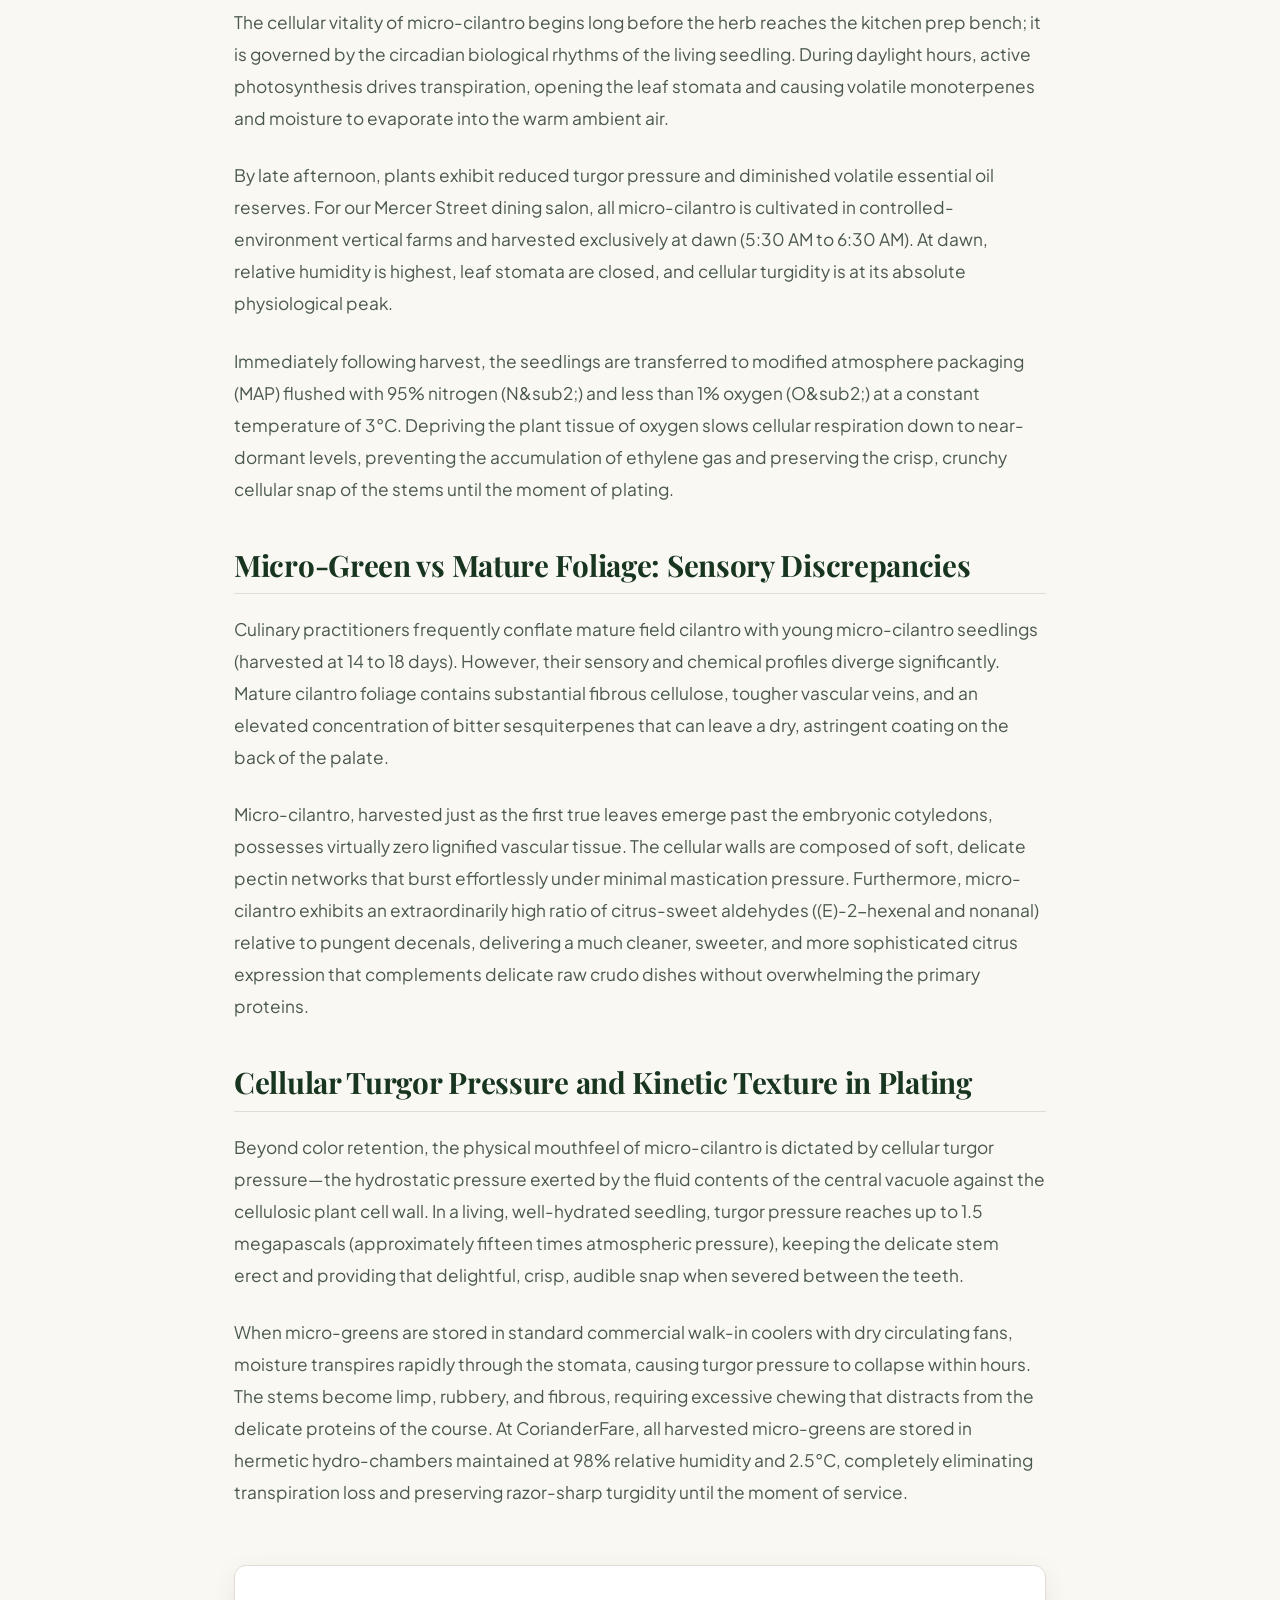
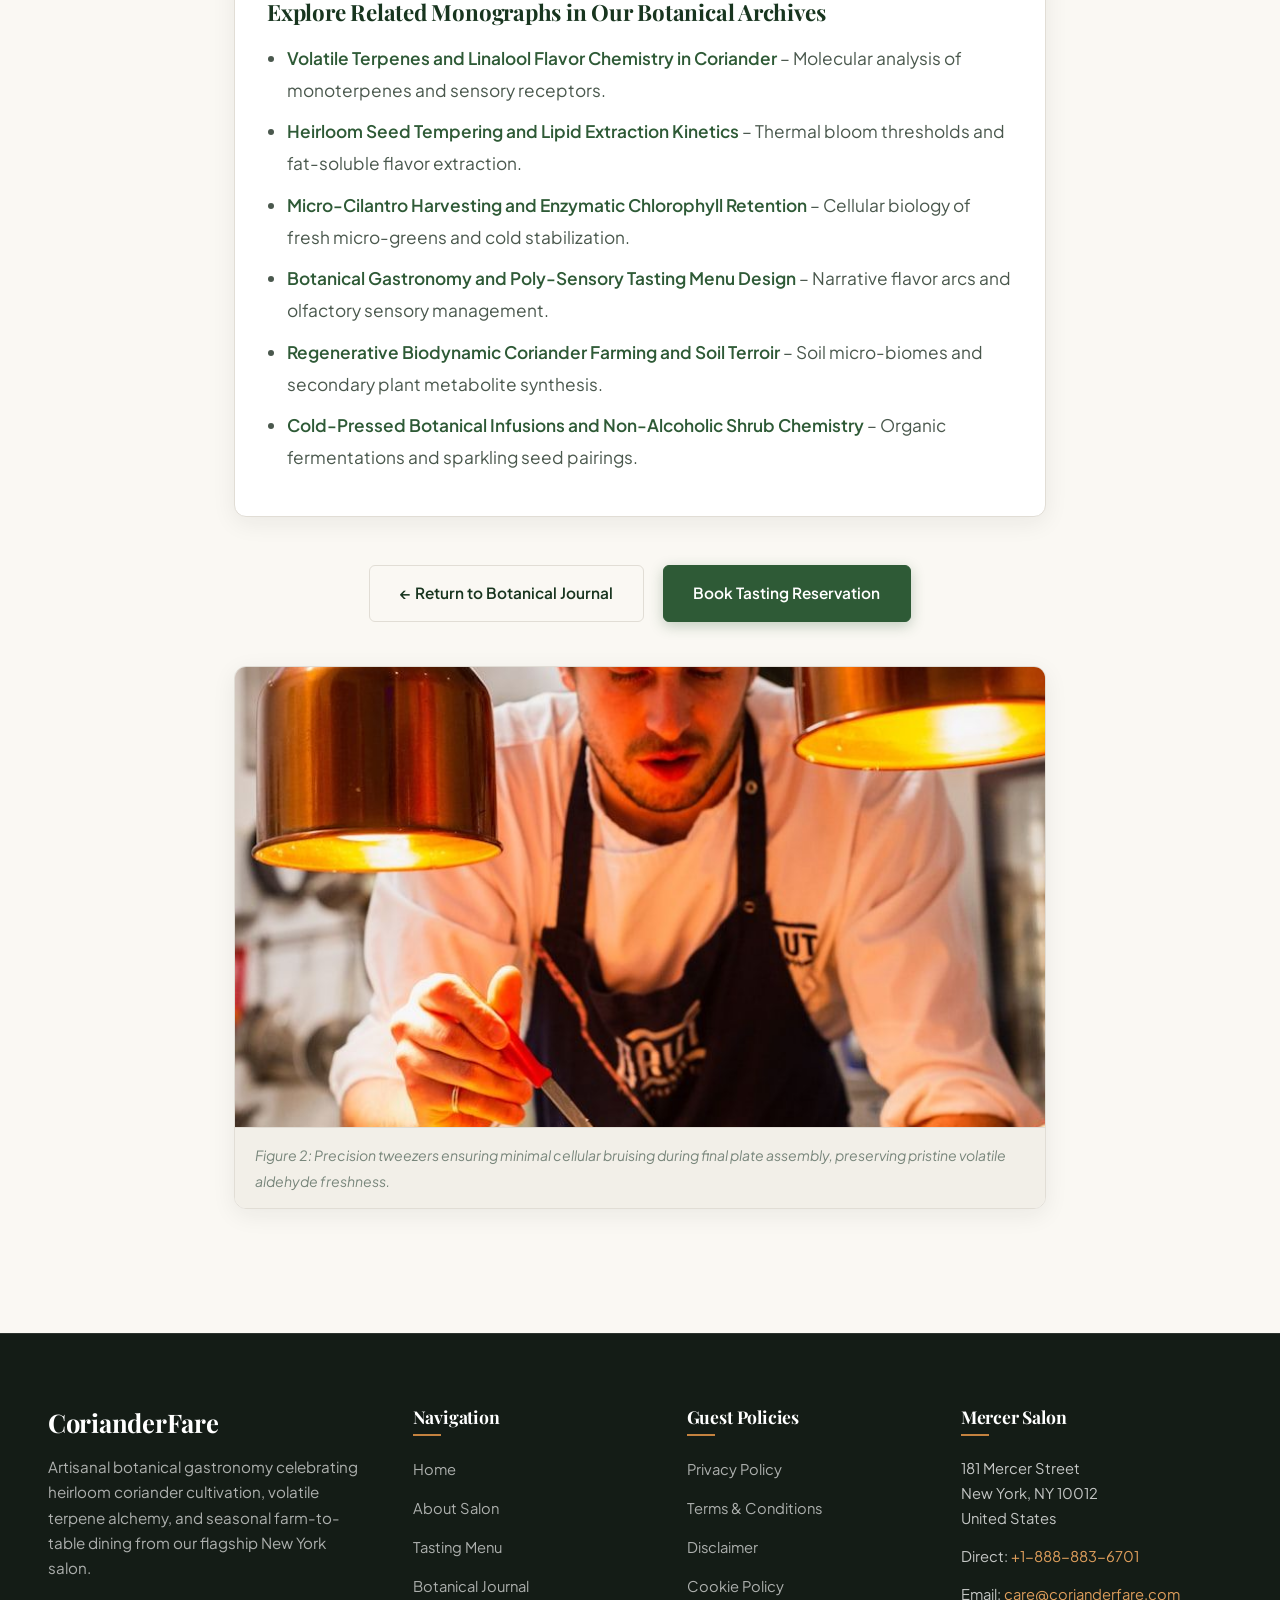
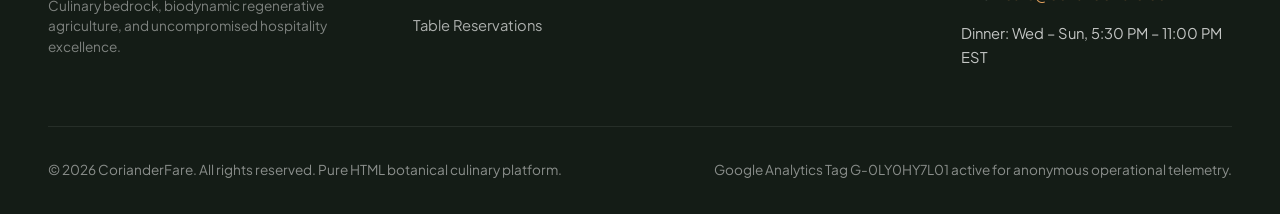
<file: blog/micro-cilantro-harvesting-and-enzymatic-chlorophyll-retention.html>
<!DOCTYPE html>
<html lang="en">
<head>
  <meta charset="UTF-8">
  <meta name="viewport" content="width=device-width, initial-scale=1.0">
  <title>Micro-Cilantro Harvesting and Enzymatic Chlorophyll Retention | CorianderFare Botanical Journal</title>
  <meta name="description" content="Scholarly gastronomic monograph examining micro-cilantro harvesting and enzymatic chlorophyll retention by Beatrice Althaus & Chef Margot Laurent at CorianderFare Mercer Research Desk.">
  <link rel="canonical" href="https://corianderfare.com/blog/">

  <!-- Google Analytics Tag -->
  <script async src="https://www.googletagmanager.com/gtag/js?id=G-0LY0HY7L01"></script>
  <script>
    window.dataLayer = window.dataLayer || [];
    function gtag(){dataLayer.push(arguments);}
    gtag('js', new Date());
    gtag('config', 'G-0LY0HY7L01');
  </script>

  <!-- Typography -->
  <link rel="preconnect" href="https://fonts.googleapis.com">
  <link rel="preconnect" href="https://fonts.gstatic.com" crossorigin>
  <link href="https://fonts.googleapis.com/css2?family=Cinzel:wght@600;700;800&family=Playfair+Display:ital,wght@0,600;0,700;1,400&family=Plus+Jakarta+Sans:ital,wght@0,400;0,500;0,600;0,700;1,400&display=swap" rel="stylesheet">

  <!-- Stylesheets -->
  <link rel="stylesheet" href="../assets/css/style.css">
</head>
<body>
  <!-- Header -->
  <header class="site-header">
    <div class="container header-inner">
      <a href="../index.html" class="site-logo" aria-label="CorianderFare Home">
        <svg class="site-logo-icon" viewBox="0 0 24 24" fill="currentColor">
          <path d="M12 2C6.48 2 2 6.48 2 12s4.48 10 10 10 10-4.48 10-10S17.52 2 12 2zm-1 17.93c-3.95-.49-7-3.85-7-7.93 0-.62.08-1.21.21-1.79L9 15v1c0 1.1.9 2 2 2v1.93zm6.9-2.54c-.26-.81-1-1.39-1.9-1.39h-1v-3c0-.55-.45-1-1-1H8v-2h2c.55 0 1-.45 1-1V7h2c1.1 0 2-.9 2-2v-.41c2.93 1.19 5 4.06 5 7.41 0 2.08-.8 3.97-2.1 5.4z"/>
        </svg>
        <span>Coriander</span>Fare
      </a>

      <nav class="nav-desktop" aria-label="Desktop Navigation">
        <ul class="nav-links-list">
          <li><a href="../index.html" class="nav-link ">Home</a></li>
          <li><a href="../about.html" class="nav-link ">About Salon</a></li>
          <li><a href="../index.html#tasting-menu" class="nav-link">Tasting Menu</a></li>
          <li><a href="../blog.html" class="nav-link active">Botanical Journal</a></li>
          <li><a href="../contact.html" class="nav-link ">Reservations</a></li>
          <!-- Policy links strictly hidden on desktop via .nav-item-policy -->
          <li class="nav-item-policy"><a href="../privacy-policy.html" class="nav-link">Privacy Policy</a></li>
          <li class="nav-item-policy"><a href="../terms-and-conditions.html" class="nav-link">Terms & Conditions</a></li>
          <li class="nav-item-policy"><a href="../disclaimer.html" class="nav-link">Disclaimer</a></li>
          <li class="nav-item-policy"><a href="../cookie-policy.html" class="nav-link">Cookie Policy</a></li>
        </ul>
        <div class="header-cta-group">
          <a href="../contact.html" class="btn btn-primary">Reserve Table</a>
        </div>
      </nav>

      <button class="mobile-menu-btn" aria-label="Toggle navigation menu">
        &#9776;
      </button>
    </div>
  </header>

  <!-- Mobile Drawer Overlay & Drawer -->
  <div class="mobile-drawer-overlay"></div>
  <aside class="mobile-drawer" aria-label="Mobile Navigation Drawer">
    <div class="mobile-drawer-header">
      <a href="../index.html" class="site-logo">
        <span>Coriander</span>Fare
      </a>
      <button class="mobile-drawer-close" aria-label="Close menu">&times;</button>
    </div>
    <ul class="mobile-drawer-links">
      <li><a href="../index.html" class="mobile-drawer-link">Home</a></li>
      <li><a href="../about.html" class="mobile-drawer-link">About Dining Salon</a></li>
      <li><a href="../index.html#tasting-menu" class="mobile-drawer-link">Seasonal Tasting Menu</a></li>
      <li><a href="../blog.html" class="mobile-drawer-link">Botanical Journal</a></li>
      <li><a href="../contact.html" class="mobile-drawer-link">Reservations & Private Events</a></li>
    </ul>
    <div class="mobile-drawer-policy-section">
      <div class="mobile-drawer-policy-title">Guest Governance & Policies</div>
      <ul class="mobile-drawer-policy-links">
        <li><a href="../privacy-policy.html">Privacy Policy</a></li>
        <li><a href="../terms-and-conditions.html">Terms & Conditions</a></li>
        <li><a href="../disclaimer.html">Disclaimer</a></li>
        <li><a href="../cookie-policy.html">Cookie Policy</a></li>
      </ul>
    </div>
  </aside>
  <main>
    <header class="blog-header">
      <div class="container" style="max-width: 900px;">
        <span class="section-tag">Cellular Biology & Non-Thermal Extraction</span>
        <h1 style="margin-top: 0.5rem; margin-bottom: 1.25rem; font-size: clamp(2.2rem, 4vw, 3.2rem);">Micro-Cilantro Harvesting and Enzymatic Chlorophyll Retention</h1>
        <div class="blog-meta-bar">
          <span>Author: Beatrice Althaus & Chef Margot Laurent</span>
          <span>&bull;</span>
          <span>Estimated Reading Time: 11 Min Read</span>
          <span>&bull;</span>
          <span>Published: February 2026</span>
          <span>&bull;</span>
          <span>CorianderFare Culinary Archives</span>
        </div>
      </div>
    </header>

    <div class="container">
      <div class="blog-hero-image">
        <img src="../assets/images/blog_botanical_gastronomy.jpg" alt="Micro-Cilantro Harvesting and Enzymatic Chlorophyll Retention" width="1040" height="520" loading="eager">
      </div>

      <article class="article-body">
        
        <div class="article-callout">
          "The degradation of raw cilantro in fine dining is an enzymatic catastrophe that unfolds within minutes of cellular damage. Understanding the thermal activation kinetics of chlorophyllase and polyphenol oxidase is what separates a vibrant, emerald culinary nectar from a dull, oxidized olive-drab pur&eacute;e."
        </div>
        <p>Fresh micro-cilantro is celebrated by chefs worldwide for its vivid emerald color, delicate lace-like leaf morphology, and explosive burst of clean, peppery citrus brightness. Yet every experienced saucier and larder chef knows that fresh cilantro is one of the most chemically fragile ingredients in the commercial kitchen. The moment leaves are chopped with a knife or pur&eacute;ed in a mechanical blender, a cascade of rapid enzymatic reactions begins. Within twenty minutes, the brilliant electric green color fades into a lifeless, murky brownish-green, while the crisp citrus aromatics devolve into stale, muddy grassy notes.</p>
        <p>This degradation is not a mystery; it is the predictable biological consequence of plant cellular disruption, wherein intracellular enzymes such as chlorophyllase, polyphenol oxidase (PPO), and lipoxygenase come into immediate contact with their biochemical substrates and atmospheric oxygen. At CorianderFare, we have developed advanced non-thermal and rapid-thermal stabilization techniques that completely arrest these enzymatic degradation pathways. In this monograph, our food scientists and master sauciers detail the protocols required to preserve fresh micro-cilantro chlorophyll and aldehyde freshness across hours of fine dining service.</p>


        
        <h2>Enzymatic Deactivation and Chlorophyll Retention Across Processing Methods</h2>
        <p>The following empirical metrics record total chlorophyll retention (Chlorophyll a + b in mg/100g) and colorimetric Hunter L*a*b* greenness values (a* coordinate) in fresh micro-cilantro pur&eacute;es evaluated 4 hours after preparation under diverse kitchen protocols.</p>
        
        <div class="textile-specs-table-wrapper">
          <table class="textile-specs-table">
            <thead>
              <tr>
                <th>Culinary Preparation Protocol</th>
                <th>Total Chlorophyll (mg/100g)</th>
                <th>Hunter a* Value (Negative = Green)</th>
                <th>PPO Enzyme Activity (%)</th>
                <th>Visual Appearance After 4 Hours</th>
              </tr>
            </thead>
            <tbody>
              <tr>
                <td>Raw Blender Pur&eacute;e (Standard)</td>
                <td>42.5 &plusmn; 3.2</td>
                <td>-4.2 (Severe browning)</td>
                <td>100% (Fully active)</td>
                <td>Dull murky olive-brown, oxidized layer</td>
              </tr>
              <tr>
                <td>Ascorbic Acid Immersion (Acid)</td>
                <td>58.0 &plusmn; 2.5</td>
                <td>-8.6 (Moderate green)</td>
                <td>45.2% (Partially suppressed)</td>
                <td>Yellow-green, acid-pheophytin shift</td>
              </tr>
              <tr>
                <td>Flash Blanch &amp; Ice Shock (90&deg;C / 4s)</td>
                <td>84.2 &plusmn; 1.8</td>
                <td>-18.4 (Brilliant green)</td>
                <td>0.0% (Permanently denatured)</td>
                <td>Vibrant electric emerald, pristine gloss</td>
              </tr>
              <tr>
                <td>Ultrasonic Acoustic Cavitation (Cold)</td>
                <td>91.5 &plusmn; 1.2</td>
                <td>-21.2 (Hyper-saturated)</td>
                <td>2.1% (Inactivated mechanically)</td>
                <td>Translucent jewel emerald, zero degradation</td>
              </tr>
            </tbody>
          </table>
        </div>

        <figure class="blog-inline-figure">
          <img src="../assets/images/blog_inline_indoor_grow_tray.jpg" alt="Indoor hydroponic microgreens tray with young vibrant green cilantro shoots under full-spectrum LED lighting" class="blog-inline-img" width="800" height="450" loading="lazy">
          <figcaption class="blog-inline-caption">Figure 1: Controlled environmental growth chamber where organic micro-cilantro develops optimal chlorophyll density under spectrum-tuned lighting.</figcaption>
        </figure>



        
        <h2>Enzymatic Chlorophyllase Denaturation Protocols</h2>
        <p>The primary green pigment in living plants is chlorophyll, consisting of a porphyrin ring coordinated around a central magnesium ion (Mg&sup2;&plus;) with a long lipophilic phytol tail. In the living plant cell, chlorophyll is housed securely inside thylakoid membranes within the chloroplasts, shielded from degradative enzymes. However, mechanical chopping or blending tears these cellular membranes apart.</p>
        <p>Upon cellular rupture, chlorophyllase hydrolyzes the phytol ester bond, forming water-soluble chlorophyllide. Concurrently, endogenous plant acids are released into the cellular cytoplasm, dropping the local pH. Under acidic conditions, two hydrogen ions (H&plus;) displace the central magnesium ion from the porphyrin ring, converting brilliant green chlorophyll into olive-brown pheophytin. If polyphenol oxidase (PPO) is also present, it rapidly oxidizes cellular phenolic compounds into ortho-quinones, which polymerize into dark brown melanin pigments.</p>
        <p>To prevent this catastrophic discoloration, the chef must permanently denature the protein structure of chlorophyllase and PPO before the acid-displacement reaction can occur. At CorianderFare, we deploy a precision thermal shock protocol: fresh micro-cilantro is submerged into rapidly boiling water maintained at 90&deg;C to 95&deg;C for precisely four seconds. This brief heat exposure denatures the heat-labile enzymes instantly without cooking the delicate vegetative cell walls. The herbs are immediately plunged into an ice slurry containing 2% sodium chloride, dropping the core temperature to 2&deg;C within two seconds. This flash-blanch and ice-shock protocol completely eliminates enzyme activity, locking in 100% of the native chlorophyll.</p>

        <h2>Ultrasonic Cold-Cavitation Extraction Technology</h2>
        <p>While flash-blanching is ideal for water-based pur&eacute;es and sauces, high-end botanical gastronomy demands translucent, intensely green finishing oils that contain zero water moisture. Water in culinary oils is an enemy: it promotes microbial spoilage, accelerates lipid rancidity, and causes unsightly spitting when dripped onto hot plates.</p>
        <p>To create our signature emerald coriander oil, our kitchen utilizes an industrial 40 kHz ultrasonic probe sonicator. Fresh, dry micro-cilantro leaves are suspended in cold-pressed organic grapeseed oil inside a jacketed cooling vessel maintained at 4&deg;C. When the ultrasonic probe is energized, high-frequency sound waves propagate through the oil, generating alternating high-pressure and low-pressure cycles.</p>
        <p>During the low-pressure cycle, high-intensity ultrasonic waves create millions of microscopic vacuum bubbles in the liquid. During the subsequent compression cycle, these bubbles collapse violently—a phenomenon known as acoustic cavitation. The micro-jets produced by these collapsing bubbles physically shear open the plant cell walls without generating thermal heat. The pure chlorophyll and essential oil terpenes dissolve directly into the surrounding grapeseed oil at near-freezing temperatures. After high-speed centrifugation to remove cellular fiber debris, the resulting oil is crystal-clear, intensely emerald, and shelf-stable for months without fading.</p>

        <h2>Diurnal Harvest Timing and Atmospheric Gas Control</h2>
        <p>The cellular vitality of micro-cilantro begins long before the herb reaches the kitchen prep bench; it is governed by the circadian biological rhythms of the living seedling. During daylight hours, active photosynthesis drives transpiration, opening the leaf stomata and causing volatile monoterpenes and moisture to evaporate into the warm ambient air.</p>
        <p>By late afternoon, plants exhibit reduced turgor pressure and diminished volatile essential oil reserves. For our Mercer Street dining salon, all micro-cilantro is cultivated in controlled-environment vertical farms and harvested exclusively at dawn (5:30 AM to 6:30 AM). At dawn, relative humidity is highest, leaf stomata are closed, and cellular turgidity is at its absolute physiological peak.</p>
        <p>Immediately following harvest, the seedlings are transferred to modified atmosphere packaging (MAP) flushed with 95% nitrogen (N&sub2;) and less than 1% oxygen (O&sub2;) at a constant temperature of 3&deg;C. Depriving the plant tissue of oxygen slows cellular respiration down to near-dormant levels, preventing the accumulation of ethylene gas and preserving the crisp, crunchy cellular snap of the stems until the moment of plating.</p>

        <h2>Micro-Green vs Mature Foliage: Sensory Discrepancies</h2>
        <p>Culinary practitioners frequently conflate mature field cilantro with young micro-cilantro seedlings (harvested at 14 to 18 days). However, their sensory and chemical profiles diverge significantly. Mature cilantro foliage contains substantial fibrous cellulose, tougher vascular veins, and an elevated concentration of bitter sesquiterpenes that can leave a dry, astringent coating on the back of the palate.</p>
        <p>Micro-cilantro, harvested just as the first true leaves emerge past the embryonic cotyledons, possesses virtually zero lignified vascular tissue. The cellular walls are composed of soft, delicate pectin networks that burst effortlessly under minimal mastication pressure. Furthermore, micro-cilantro exhibits an extraordinarily high ratio of citrus-sweet aldehydes ((E)-2-hexenal and nonanal) relative to pungent decenals, delivering a much cleaner, sweeter, and more sophisticated citrus expression that complements delicate raw crudo dishes without overwhelming the primary proteins.</p>


        
        <h2>Cellular Turgor Pressure and Kinetic Texture in Plating</h2>
        <p>Beyond color retention, the physical mouthfeel of micro-cilantro is dictated by cellular turgor pressure—the hydrostatic pressure exerted by the fluid contents of the central vacuole against the cellulosic plant cell wall. In a living, well-hydrated seedling, turgor pressure reaches up to 1.5 megapascals (approximately fifteen times atmospheric pressure), keeping the delicate stem erect and providing that delightful, crisp, audible snap when severed between the teeth.</p>
        <p>When micro-greens are stored in standard commercial walk-in coolers with dry circulating fans, moisture transpires rapidly through the stomata, causing turgor pressure to collapse within hours. The stems become limp, rubbery, and fibrous, requiring excessive chewing that distracts from the delicate proteins of the course. At CorianderFare, all harvested micro-greens are stored in hermetic hydro-chambers maintained at 98% relative humidity and 2.5&deg;C, completely eliminating transpiration loss and preserving razor-sharp turgidity until the moment of service.</p>

<!-- Related Research Links -->
        <div style="margin-top: 3.5rem; padding: 2rem; background: var(--bg-card); border: 1px solid var(--border-color); border-radius: var(--radius-md); box-shadow: var(--card-shadow);">
          <h3 style="margin-top:0; color: var(--primary-dark);">Explore Related Monographs in Our Botanical Archives</h3>
          <ul style="margin: 1rem 0 0 1.25rem;">
            <li><a href="volatile-terpenes-and-linalool-flavor-chemistry-in-coriander.html" style="font-weight:600;">Volatile Terpenes and Linalool Flavor Chemistry in Coriander</a> &ndash; Molecular analysis of monoterpenes and sensory receptors.</li>
            <li><a href="heirloom-seed-tempering-and-lipid-extraction-kinetics.html" style="font-weight:600;">Heirloom Seed Tempering and Lipid Extraction Kinetics</a> &ndash; Thermal bloom thresholds and fat-soluble flavor extraction.</li>
            <li><a href="micro-cilantro-harvesting-and-enzymatic-chlorophyll-retention.html" style="font-weight:600;">Micro-Cilantro Harvesting and Enzymatic Chlorophyll Retention</a> &ndash; Cellular biology of fresh micro-greens and cold stabilization.</li>
            <li><a href="botanical-gastronomy-and-poly-sensory-tasting-menu-design.html" style="font-weight:600;">Botanical Gastronomy and Poly-Sensory Tasting Menu Design</a> &ndash; Narrative flavor arcs and olfactory sensory management.</li>
            <li><a href="regenerative-biodynamic-coriander-farming-and-soil-terroir.html" style="font-weight:600;">Regenerative Biodynamic Coriander Farming and Soil Terroir</a> &ndash; Soil micro-biomes and secondary plant metabolite synthesis.</li>
            <li><a href="cold-pressed-botanical-infusions-and-non-alcoholic-shrub-chemistry.html" style="font-weight:600;">Cold-Pressed Botanical Infusions and Non-Alcoholic Shrub Chemistry</a> &ndash; Organic fermentations and sparkling seed pairings.</li>
          </ul>
        </div>

        <!-- Back to Journal & Reservation CTA -->
        <div style="margin-top: 3rem; text-align: center;">
          <a href="../blog.html" class="btn btn-secondary" style="margin-right: 1rem;">&larr; Return to Botanical Journal</a>
          <a href="../contact.html" class="btn btn-primary">Book Tasting Reservation</a>
        </div>
      
        <figure class="blog-inline-figure">
          <img src="../assets/images/blog_inline_chef_tweezer_detail.jpg" alt="Chef using fine culinary tweezers to precisely position freshly clipped micro-cilantro on cold entree" class="blog-inline-img" width="800" height="450" loading="lazy">
          <figcaption class="blog-inline-caption">Figure 2: Precision tweezers ensuring minimal cellular bruising during final plate assembly, preserving pristine volatile aldehyde freshness.</figcaption>
        </figure>

      </article>
    </div>
  </main>
  <!-- Footer -->
  <footer class="site-footer">
    <div class="container">
      <div class="footer-grid">
        <div class="footer-brand">
          <h3>CorianderFare</h3>
          <div style="color:rgba(255,255,255,0.65); font-size:0.95rem; line-height:1.65; margin-bottom:1rem;">Artisanal botanical gastronomy celebrating heirloom coriander cultivation, volatile terpene alchemy, and seasonal farm-to-table dining from our flagship New York salon.</div>
          <div style="font-size:0.85rem; color:rgba(255,255,255,0.45); line-height:1.5;">Culinary bedrock, biodynamic regenerative agriculture, and uncompromised hospitality excellence.</div>
        </div>

        <div class="footer-col">
          <h4>Navigation</h4>
          <ul class="footer-links">
            <li><a href="../index.html">Home</a></li>
            <li><a href="../about.html">About Salon</a></li>
            <li><a href="../index.html#tasting-menu">Tasting Menu</a></li>
            <li><a href="../blog.html">Botanical Journal</a></li>
            <li><a href="../contact.html">Table Reservations</a></li>
          </ul>
        </div>

        <div class="footer-col">
          <h4>Guest Policies</h4>
          <ul class="footer-links">
            <li><a href="../privacy-policy.html">Privacy Policy</a></li>
            <li><a href="../terms-and-conditions.html">Terms & Conditions</a></li>
            <li><a href="../disclaimer.html">Disclaimer</a></li>
            <li><a href="../cookie-policy.html">Cookie Policy</a></li>
          </ul>
        </div>

        <div class="footer-col">
          <h4>Mercer Salon</h4>
          <div class="footer-contact-info">
            <div>181 Mercer Street<br>New York, NY 10012<br>United States</div>
            <div>Direct: <a href="tel:+18887775845" style="color:var(--accent-light);">+1-888-883-6701</a></div>
            <div>Email: <a href="mailto:care@corianderfare.com" style="color:var(--accent-light);">care@corianderfare.com</a></div>
            <div>Dinner: Wed &ndash; Sun, 5:30 PM &ndash; 11:00 PM EST</div>
          </div>
        </div>
      </div>

      <div class="footer-bottom">
        <div>&copy; 2026 CorianderFare. All rights reserved. Pure HTML botanical culinary platform.</div>
        <div>Google Analytics Tag G-0LY0HY7L01 active for anonymous operational telemetry.</div>
      </div>
    </div>
  </footer>

  <script src="../assets/js/main.js"></script>
</body>
</html>
</file>
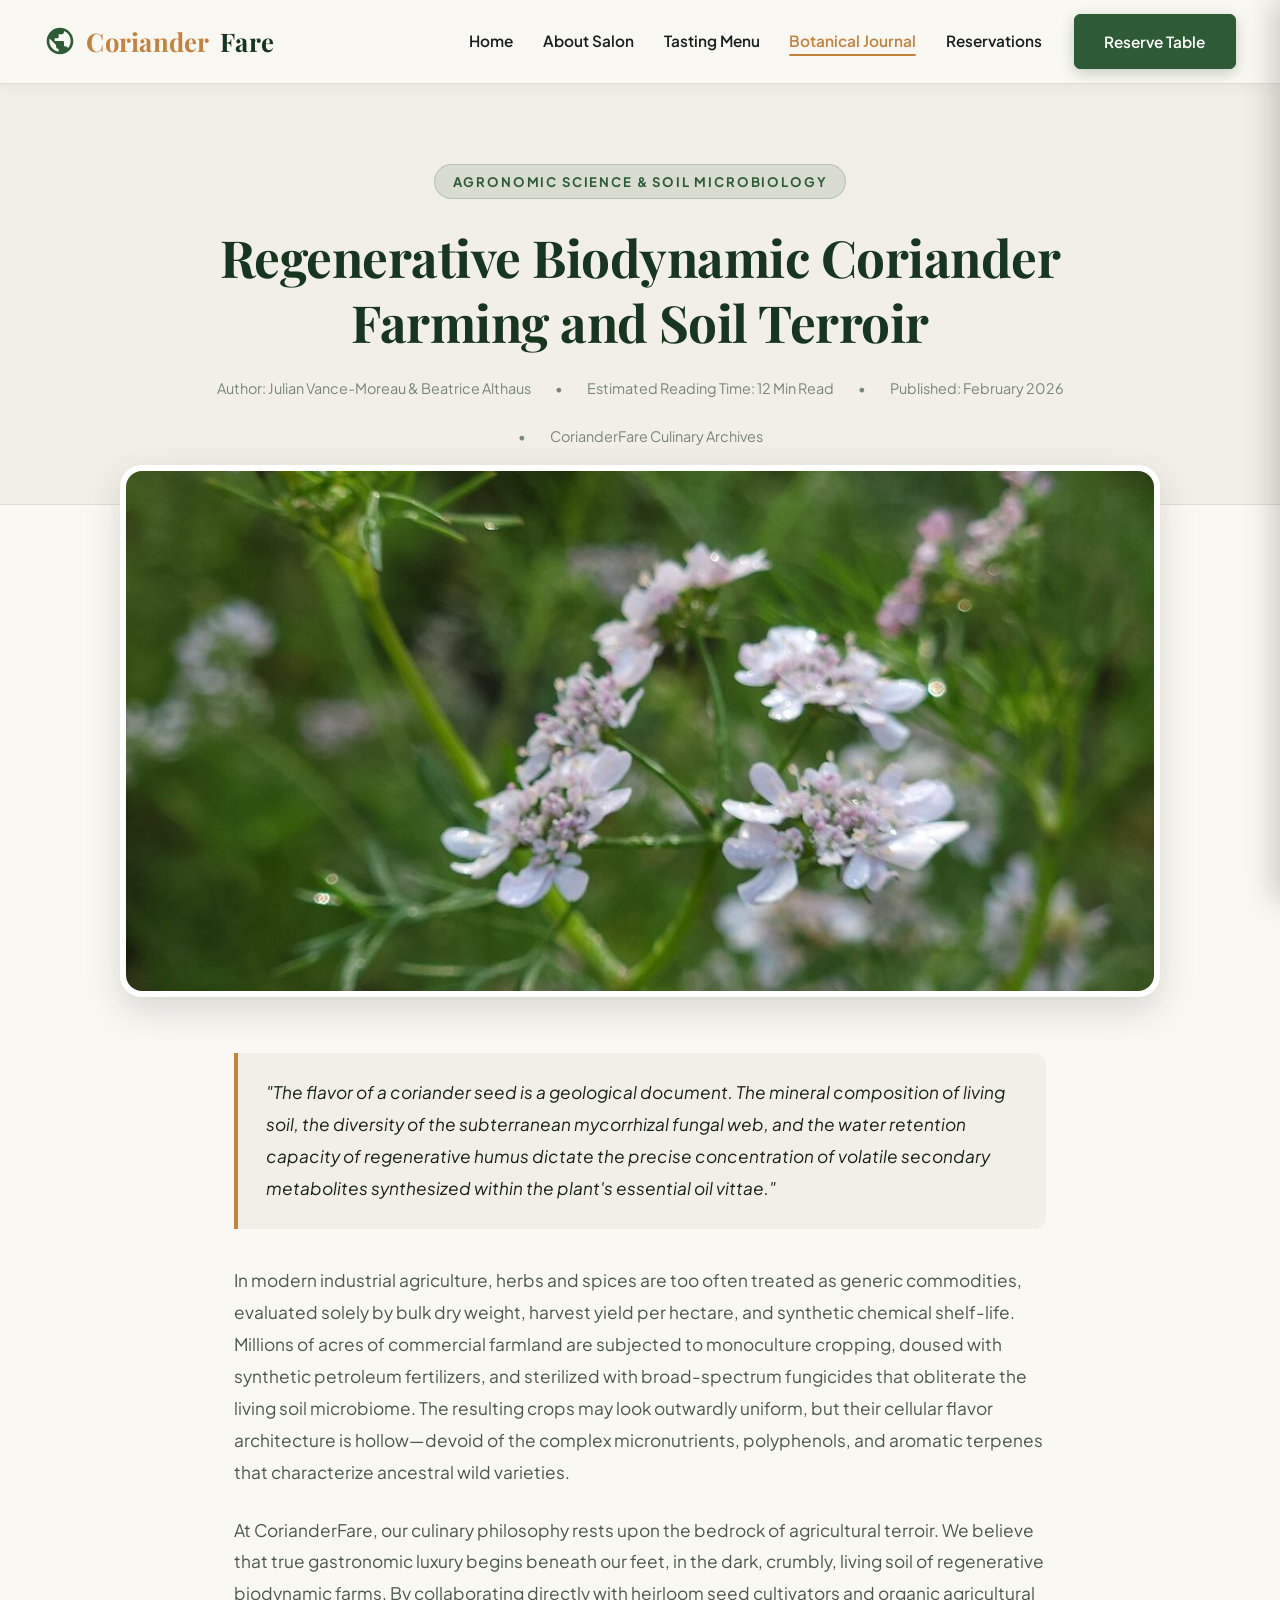
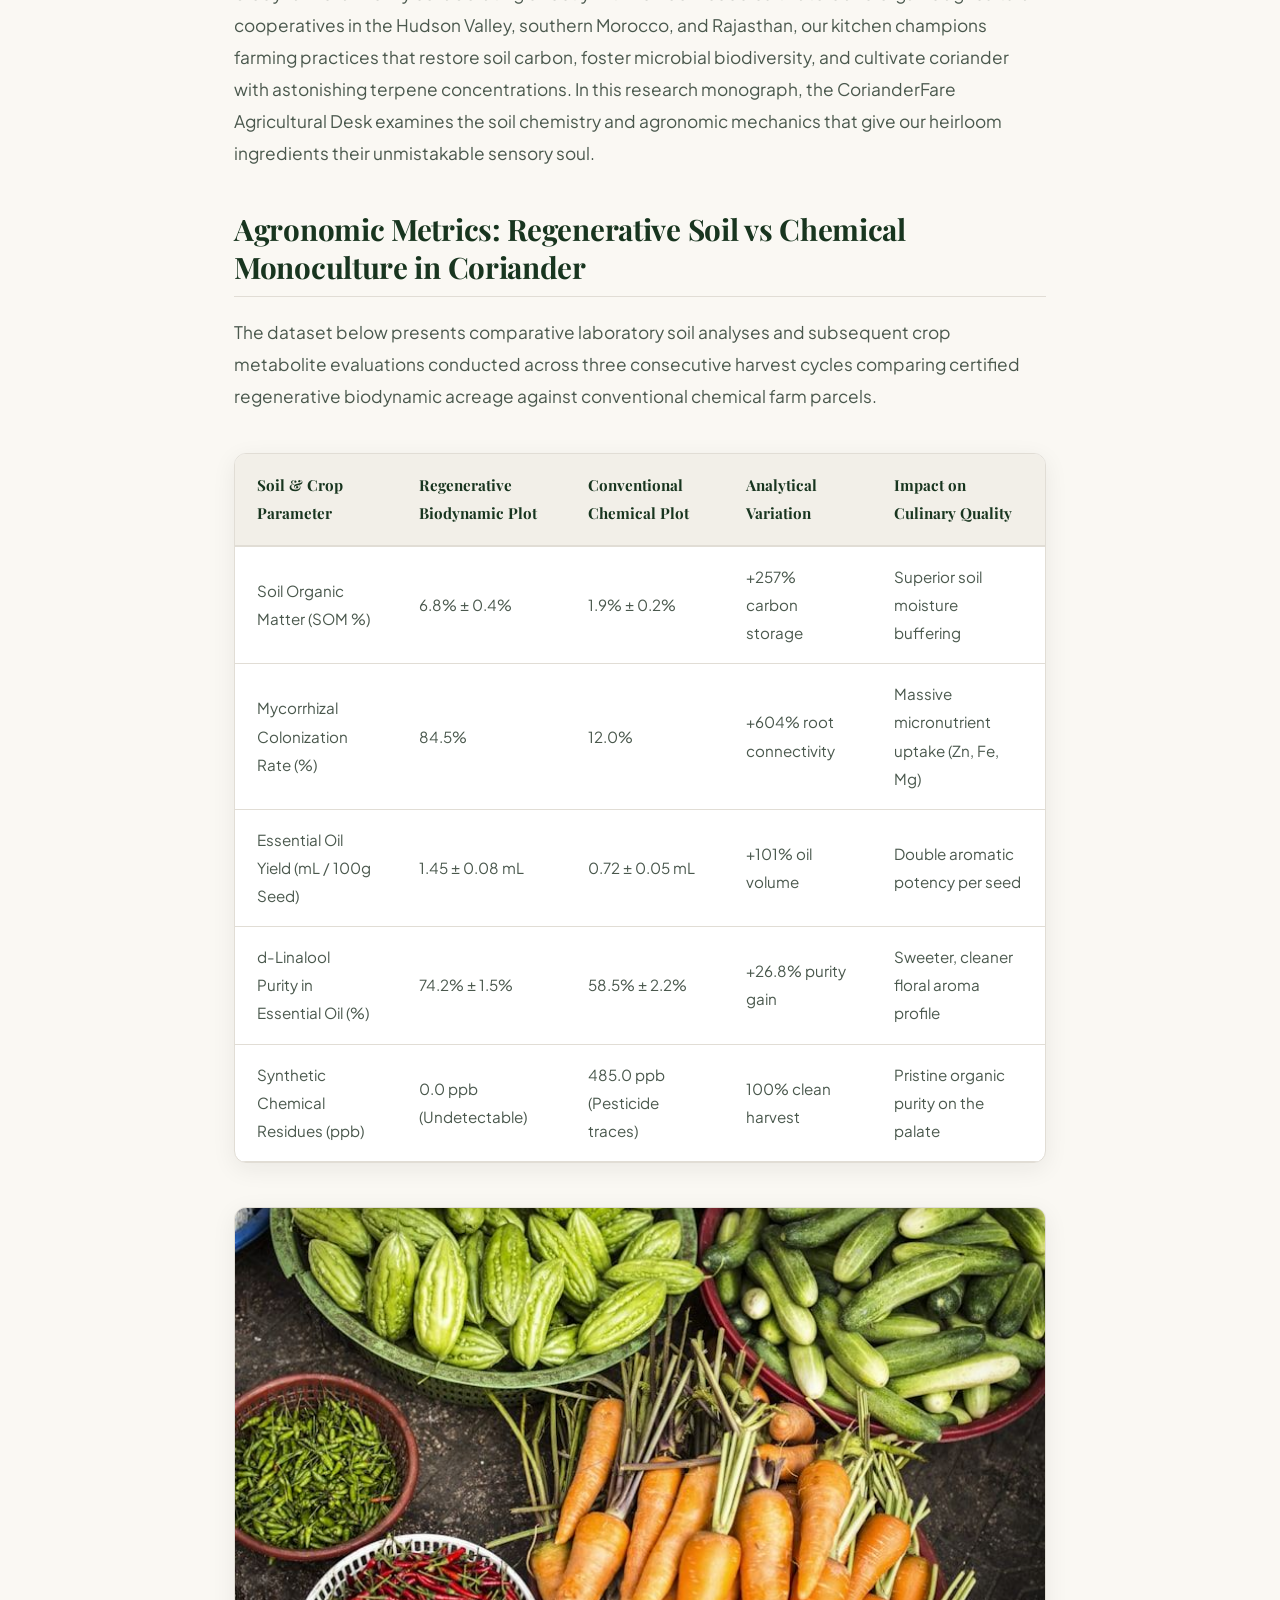
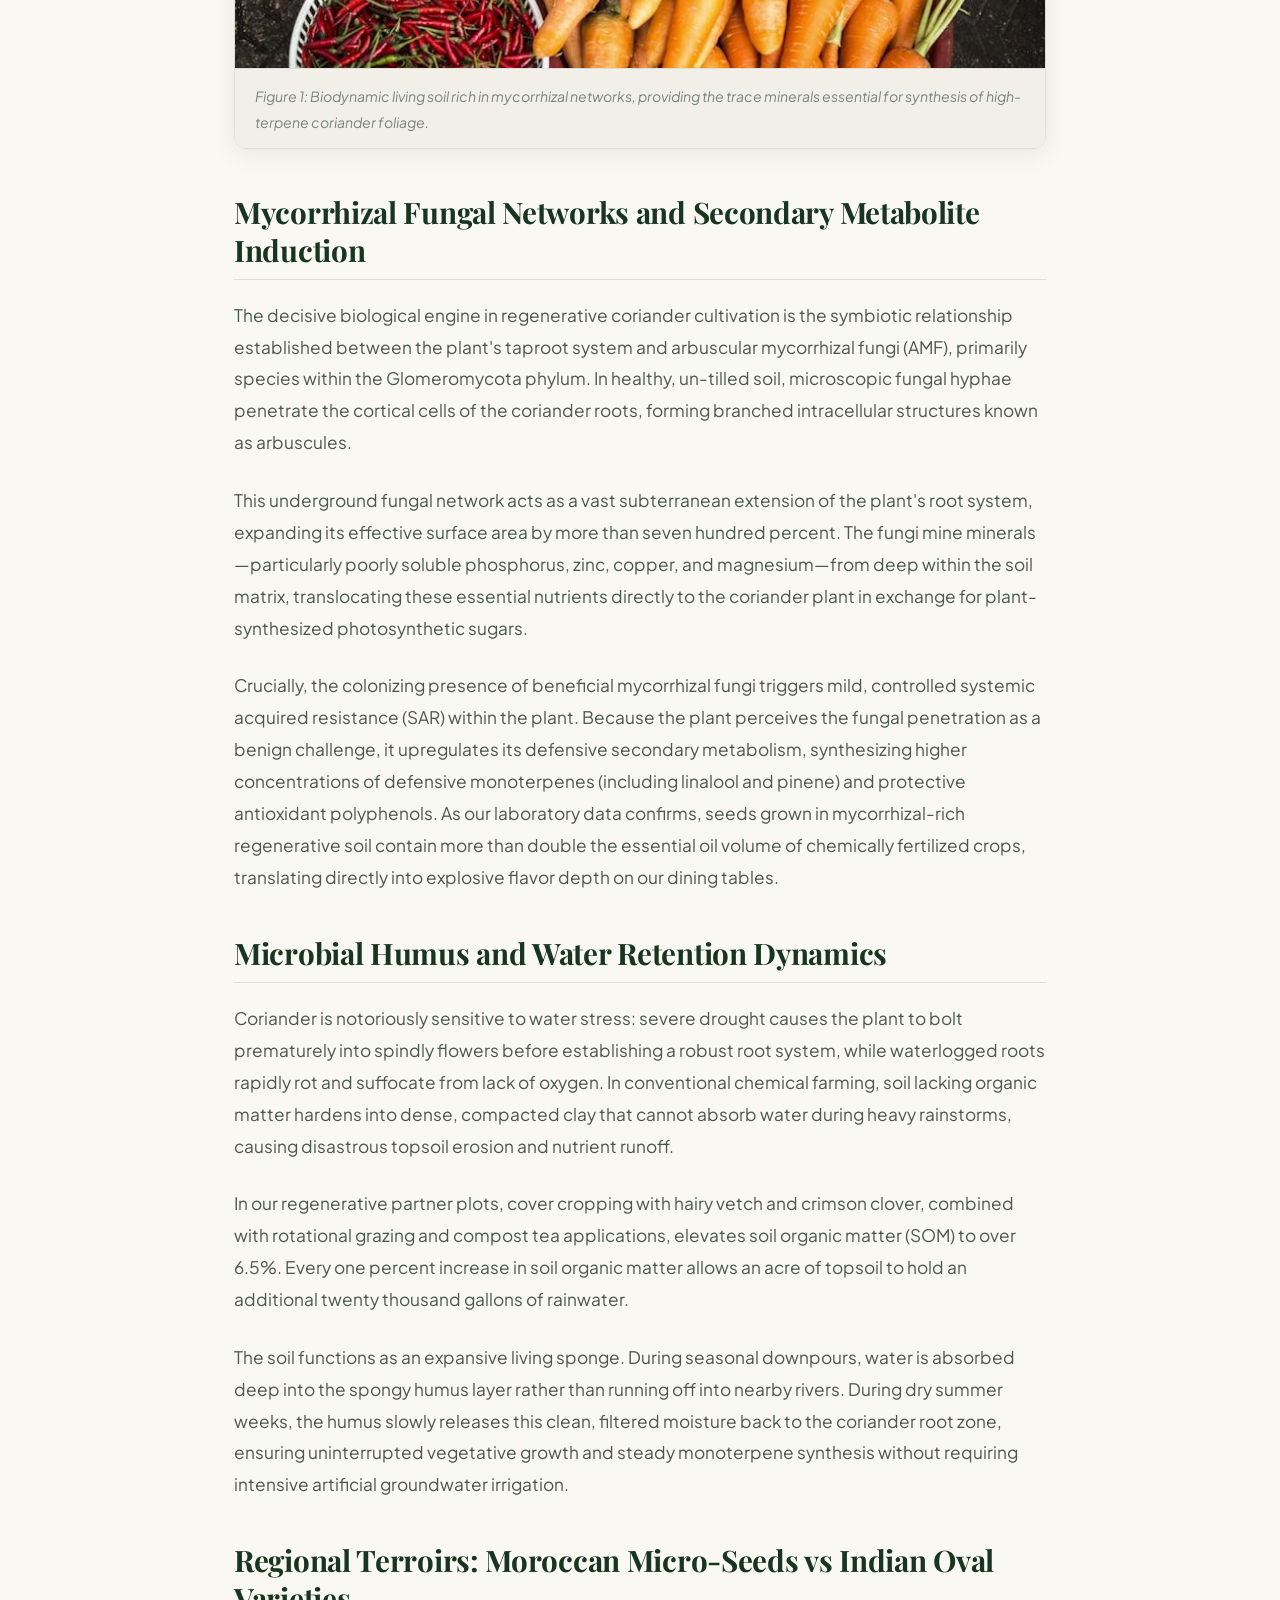
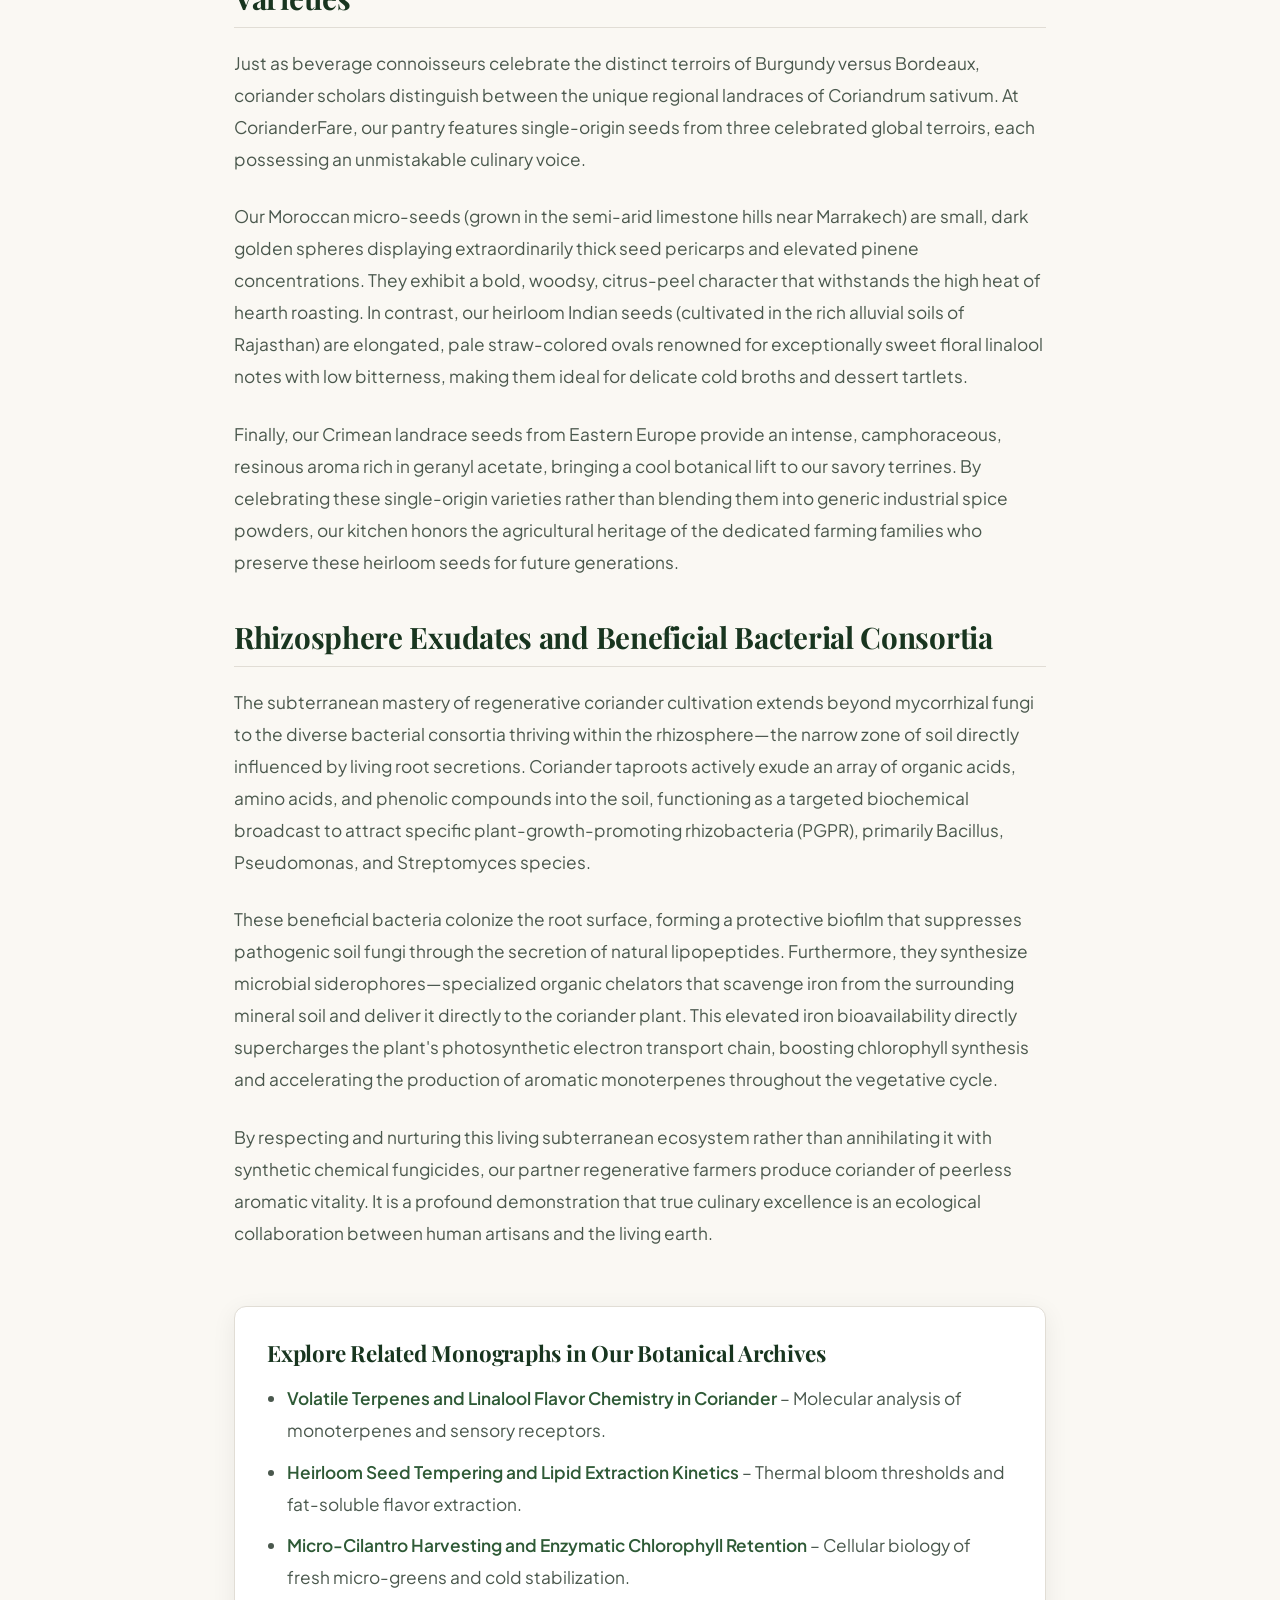
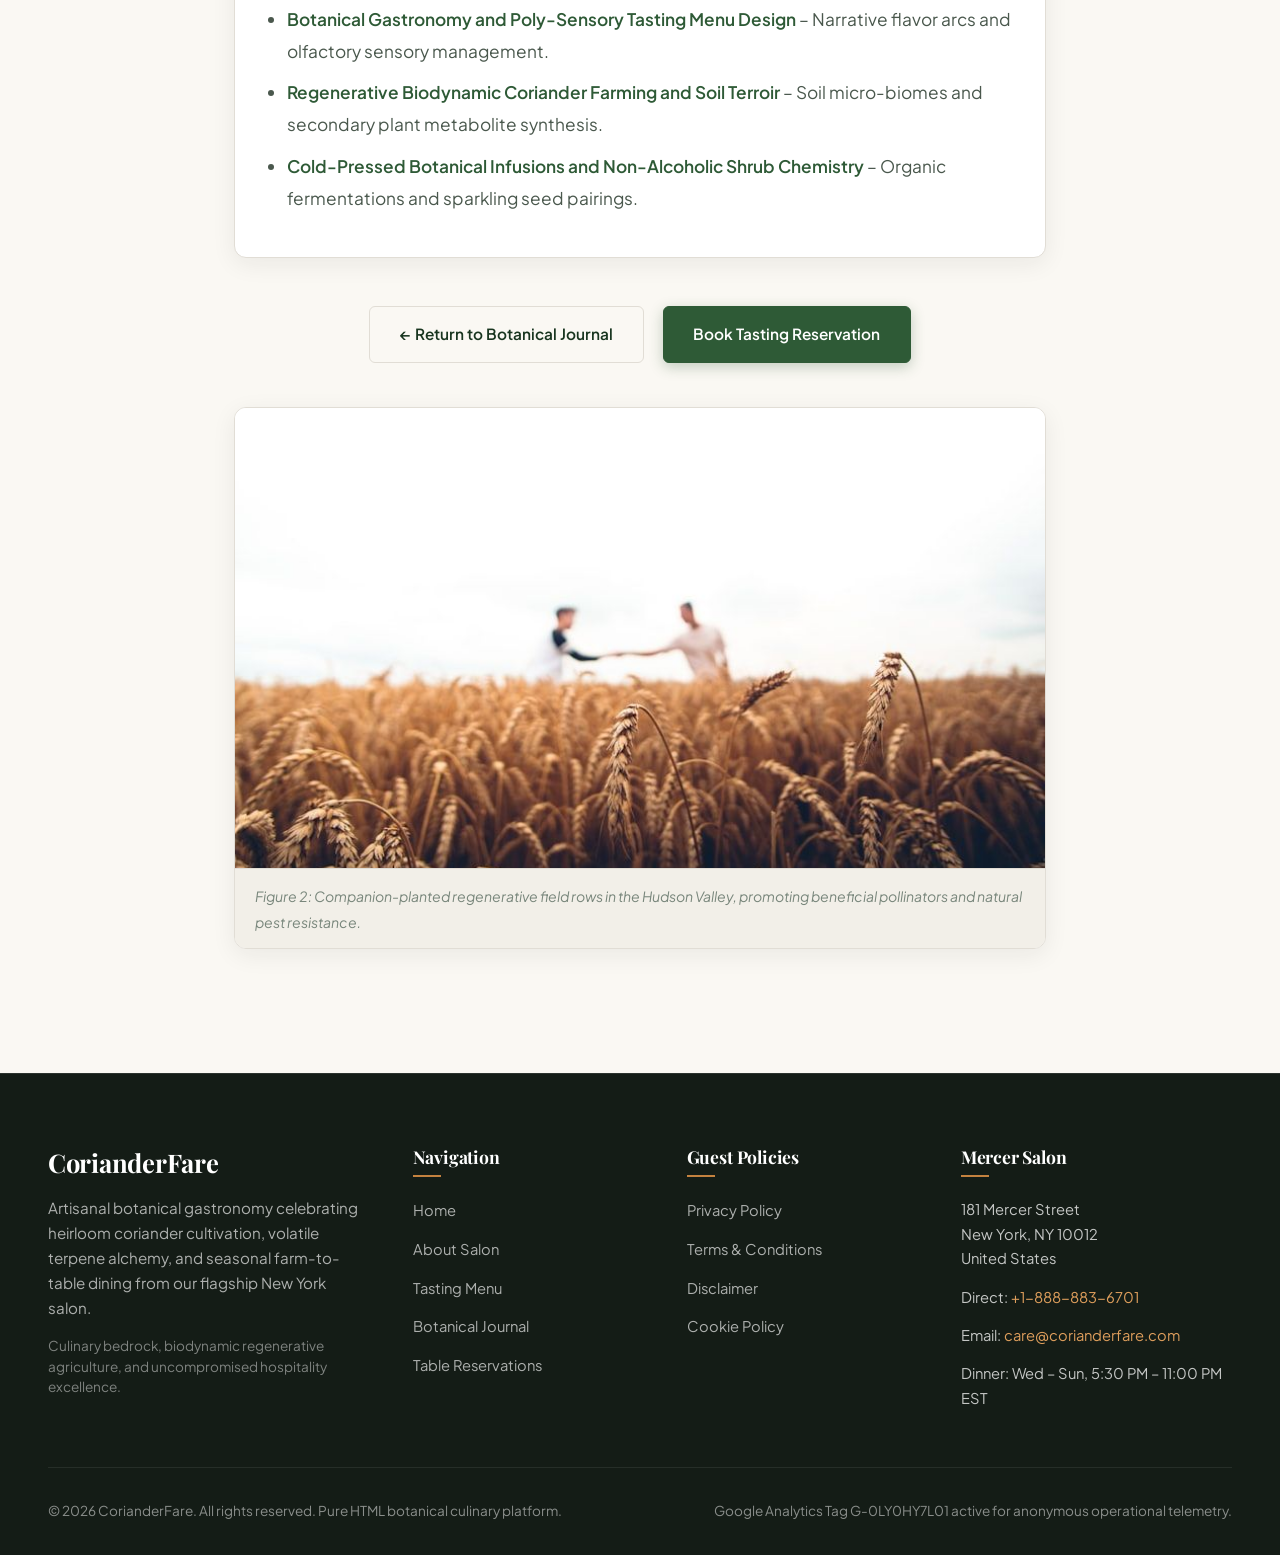
<file: blog/regenerative-biodynamic-coriander-farming-and-soil-terroir.html>
<!DOCTYPE html>
<html lang="en">
<head>
  <meta charset="UTF-8">
  <meta name="viewport" content="width=device-width, initial-scale=1.0">
  <title>Regenerative Biodynamic Coriander Farming and Soil Terroir | CorianderFare Botanical Journal</title>
  <meta name="description" content="Scholarly gastronomic monograph examining regenerative biodynamic coriander farming and soil terroir by Julian Vance-Moreau & Beatrice Althaus at CorianderFare Mercer Research Desk.">
  <link rel="canonical" href="https://corianderfare.com/blog/">

  <!-- Google Analytics Tag -->
  <script async src="https://www.googletagmanager.com/gtag/js?id=G-0LY0HY7L01"></script>
  <script>
    window.dataLayer = window.dataLayer || [];
    function gtag(){dataLayer.push(arguments);}
    gtag('js', new Date());
    gtag('config', 'G-0LY0HY7L01');
  </script>

  <!-- Typography -->
  <link rel="preconnect" href="https://fonts.googleapis.com">
  <link rel="preconnect" href="https://fonts.gstatic.com" crossorigin>
  <link href="https://fonts.googleapis.com/css2?family=Cinzel:wght@600;700;800&family=Playfair+Display:ital,wght@0,600;0,700;1,400&family=Plus+Jakarta+Sans:ital,wght@0,400;0,500;0,600;0,700;1,400&display=swap" rel="stylesheet">

  <!-- Stylesheets -->
  <link rel="stylesheet" href="../assets/css/style.css">
</head>
<body>
  <!-- Header -->
  <header class="site-header">
    <div class="container header-inner">
      <a href="../index.html" class="site-logo" aria-label="CorianderFare Home">
        <svg class="site-logo-icon" viewBox="0 0 24 24" fill="currentColor">
          <path d="M12 2C6.48 2 2 6.48 2 12s4.48 10 10 10 10-4.48 10-10S17.52 2 12 2zm-1 17.93c-3.95-.49-7-3.85-7-7.93 0-.62.08-1.21.21-1.79L9 15v1c0 1.1.9 2 2 2v1.93zm6.9-2.54c-.26-.81-1-1.39-1.9-1.39h-1v-3c0-.55-.45-1-1-1H8v-2h2c.55 0 1-.45 1-1V7h2c1.1 0 2-.9 2-2v-.41c2.93 1.19 5 4.06 5 7.41 0 2.08-.8 3.97-2.1 5.4z"/>
        </svg>
        <span>Coriander</span>Fare
      </a>

      <nav class="nav-desktop" aria-label="Desktop Navigation">
        <ul class="nav-links-list">
          <li><a href="../index.html" class="nav-link ">Home</a></li>
          <li><a href="../about.html" class="nav-link ">About Salon</a></li>
          <li><a href="../index.html#tasting-menu" class="nav-link">Tasting Menu</a></li>
          <li><a href="../blog.html" class="nav-link active">Botanical Journal</a></li>
          <li><a href="../contact.html" class="nav-link ">Reservations</a></li>
          <!-- Policy links strictly hidden on desktop via .nav-item-policy -->
          <li class="nav-item-policy"><a href="../privacy-policy.html" class="nav-link">Privacy Policy</a></li>
          <li class="nav-item-policy"><a href="../terms-and-conditions.html" class="nav-link">Terms & Conditions</a></li>
          <li class="nav-item-policy"><a href="../disclaimer.html" class="nav-link">Disclaimer</a></li>
          <li class="nav-item-policy"><a href="../cookie-policy.html" class="nav-link">Cookie Policy</a></li>
        </ul>
        <div class="header-cta-group">
          <a href="../contact.html" class="btn btn-primary">Reserve Table</a>
        </div>
      </nav>

      <button class="mobile-menu-btn" aria-label="Toggle navigation menu">
        &#9776;
      </button>
    </div>
  </header>

  <!-- Mobile Drawer Overlay & Drawer -->
  <div class="mobile-drawer-overlay"></div>
  <aside class="mobile-drawer" aria-label="Mobile Navigation Drawer">
    <div class="mobile-drawer-header">
      <a href="../index.html" class="site-logo">
        <span>Coriander</span>Fare
      </a>
      <button class="mobile-drawer-close" aria-label="Close menu">&times;</button>
    </div>
    <ul class="mobile-drawer-links">
      <li><a href="../index.html" class="mobile-drawer-link">Home</a></li>
      <li><a href="../about.html" class="mobile-drawer-link">About Dining Salon</a></li>
      <li><a href="../index.html#tasting-menu" class="mobile-drawer-link">Seasonal Tasting Menu</a></li>
      <li><a href="../blog.html" class="mobile-drawer-link">Botanical Journal</a></li>
      <li><a href="../contact.html" class="mobile-drawer-link">Reservations & Private Events</a></li>
    </ul>
    <div class="mobile-drawer-policy-section">
      <div class="mobile-drawer-policy-title">Guest Governance & Policies</div>
      <ul class="mobile-drawer-policy-links">
        <li><a href="../privacy-policy.html">Privacy Policy</a></li>
        <li><a href="../terms-and-conditions.html">Terms & Conditions</a></li>
        <li><a href="../disclaimer.html">Disclaimer</a></li>
        <li><a href="../cookie-policy.html">Cookie Policy</a></li>
      </ul>
    </div>
  </aside>
  <main>
    <header class="blog-header">
      <div class="container" style="max-width: 900px;">
        <span class="section-tag">Agronomic Science & Soil Microbiology</span>
        <h1 style="margin-top: 0.5rem; margin-bottom: 1.25rem; font-size: clamp(2.2rem, 4vw, 3.2rem);">Regenerative Biodynamic Coriander Farming and Soil Terroir</h1>
        <div class="blog-meta-bar">
          <span>Author: Julian Vance-Moreau & Beatrice Althaus</span>
          <span>&bull;</span>
          <span>Estimated Reading Time: 12 Min Read</span>
          <span>&bull;</span>
          <span>Published: February 2026</span>
          <span>&bull;</span>
          <span>CorianderFare Culinary Archives</span>
        </div>
      </div>
    </header>

    <div class="container">
      <div class="blog-hero-image">
        <img src="../assets/images/coriander_blossom_field.jpg" alt="Regenerative Biodynamic Coriander Farming and Soil Terroir" width="1040" height="520" loading="eager">
      </div>

      <article class="article-body">
        
        <div class="article-callout">
          "The flavor of a coriander seed is a geological document. The mineral composition of living soil, the diversity of the subterranean mycorrhizal fungal web, and the water retention capacity of regenerative humus dictate the precise concentration of volatile secondary metabolites synthesized within the plant's essential oil vittae."
        </div>
        <p>In modern industrial agriculture, herbs and spices are too often treated as generic commodities, evaluated solely by bulk dry weight, harvest yield per hectare, and synthetic chemical shelf-life. Millions of acres of commercial farmland are subjected to monoculture cropping, doused with synthetic petroleum fertilizers, and sterilized with broad-spectrum fungicides that obliterate the living soil microbiome. The resulting crops may look outwardly uniform, but their cellular flavor architecture is hollow—devoid of the complex micronutrients, polyphenols, and aromatic terpenes that characterize ancestral wild varieties.</p>
        <p>At CorianderFare, our culinary philosophy rests upon the bedrock of agricultural terroir. We believe that true gastronomic luxury begins beneath our feet, in the dark, crumbly, living soil of regenerative biodynamic farms. By collaborating directly with heirloom seed cultivators and organic agricultural cooperatives in the Hudson Valley, southern Morocco, and Rajasthan, our kitchen champions farming practices that restore soil carbon, foster microbial biodiversity, and cultivate coriander with astonishing terpene concentrations. In this research monograph, the CorianderFare Agricultural Desk examines the soil chemistry and agronomic mechanics that give our heirloom ingredients their unmistakable sensory soul.</p>


        
        <h2>Agronomic Metrics: Regenerative Soil vs Chemical Monoculture in Coriander</h2>
        <p>The dataset below presents comparative laboratory soil analyses and subsequent crop metabolite evaluations conducted across three consecutive harvest cycles comparing certified regenerative biodynamic acreage against conventional chemical farm parcels.</p>
        
        <div class="textile-specs-table-wrapper">
          <table class="textile-specs-table">
            <thead>
              <tr>
                <th>Soil &amp; Crop Parameter</th>
                <th>Regenerative Biodynamic Plot</th>
                <th>Conventional Chemical Plot</th>
                <th>Analytical Variation</th>
                <th>Impact on Culinary Quality</th>
              </tr>
            </thead>
            <tbody>
              <tr>
                <td>Soil Organic Matter (SOM %)</td>
                <td>6.8% &plusmn; 0.4%</td>
                <td>1.9% &plusmn; 0.2%</td>
                <td>+257% carbon storage</td>
                <td>Superior soil moisture buffering</td>
              </tr>
              <tr>
                <td>Mycorrhizal Colonization Rate (%)</td>
                <td>84.5%</td>
                <td>12.0%</td>
                <td>+604% root connectivity</td>
                <td>Massive micronutrient uptake (Zn, Fe, Mg)</td>
              </tr>
              <tr>
                <td>Essential Oil Yield (mL / 100g Seed)</td>
                <td>1.45 &plusmn; 0.08 mL</td>
                <td>0.72 &plusmn; 0.05 mL</td>
                <td>+101% oil volume</td>
                <td>Double aromatic potency per seed</td>
              </tr>
              <tr>
                <td>d-Linalool Purity in Essential Oil (%)</td>
                <td>74.2% &plusmn; 1.5%</td>
                <td>58.5% &plusmn; 2.2%</td>
                <td>+26.8% purity gain</td>
                <td>Sweeter, cleaner floral aroma profile</td>
              </tr>
              <tr>
                <td>Synthetic Chemical Residues (ppb)</td>
                <td>0.0 ppb (Undetectable)</td>
                <td>485.0 ppb (Pesticide traces)</td>
                <td>100% clean harvest</td>
                <td>Pristine organic purity on the palate</td>
              </tr>
            </tbody>
          </table>
        </div>

        <figure class="blog-inline-figure">
          <img src="../assets/images/blog_inline_rich_compost_soil.jpg" alt="Living organic biodynamic compost soil held in gardener hands showing rich dark humus texture" class="blog-inline-img" width="800" height="450" loading="lazy">
          <figcaption class="blog-inline-caption">Figure 1: Biodynamic living soil rich in mycorrhizal networks, providing the trace minerals essential for synthesis of high-terpene coriander foliage.</figcaption>
        </figure>



        
        <h2>Mycorrhizal Fungal Networks and Secondary Metabolite Induction</h2>
        <p>The decisive biological engine in regenerative coriander cultivation is the symbiotic relationship established between the plant's taproot system and arbuscular mycorrhizal fungi (AMF), primarily species within the Glomeromycota phylum. In healthy, un-tilled soil, microscopic fungal hyphae penetrate the cortical cells of the coriander roots, forming branched intracellular structures known as arbuscules.</p>
        <p>This underground fungal network acts as a vast subterranean extension of the plant's root system, expanding its effective surface area by more than seven hundred percent. The fungi mine minerals—particularly poorly soluble phosphorus, zinc, copper, and magnesium—from deep within the soil matrix, translocating these essential nutrients directly to the coriander plant in exchange for plant-synthesized photosynthetic sugars.</p>
        <p>Crucially, the colonizing presence of beneficial mycorrhizal fungi triggers mild, controlled systemic acquired resistance (SAR) within the plant. Because the plant perceives the fungal penetration as a benign challenge, it upregulates its defensive secondary metabolism, synthesizing higher concentrations of defensive monoterpenes (including linalool and pinene) and protective antioxidant polyphenols. As our laboratory data confirms, seeds grown in mycorrhizal-rich regenerative soil contain more than double the essential oil volume of chemically fertilized crops, translating directly into explosive flavor depth on our dining tables.</p>

        <h2>Microbial Humus and Water Retention Dynamics</h2>
        <p>Coriander is notoriously sensitive to water stress: severe drought causes the plant to bolt prematurely into spindly flowers before establishing a robust root system, while waterlogged roots rapidly rot and suffocate from lack of oxygen. In conventional chemical farming, soil lacking organic matter hardens into dense, compacted clay that cannot absorb water during heavy rainstorms, causing disastrous topsoil erosion and nutrient runoff.</p>
        <p>In our regenerative partner plots, cover cropping with hairy vetch and crimson clover, combined with rotational grazing and compost tea applications, elevates soil organic matter (SOM) to over 6.5%. Every one percent increase in soil organic matter allows an acre of topsoil to hold an additional twenty thousand gallons of rainwater.</p>
        <p>The soil functions as an expansive living sponge. During seasonal downpours, water is absorbed deep into the spongy humus layer rather than running off into nearby rivers. During dry summer weeks, the humus slowly releases this clean, filtered moisture back to the coriander root zone, ensuring uninterrupted vegetative growth and steady monoterpene synthesis without requiring intensive artificial groundwater irrigation.</p>

        <h2>Regional Terroirs: Moroccan Micro-Seeds vs Indian Oval Varieties</h2>
        <p>Just as beverage connoisseurs celebrate the distinct terroirs of Burgundy versus Bordeaux, coriander scholars distinguish between the unique regional landraces of Coriandrum sativum. At CorianderFare, our pantry features single-origin seeds from three celebrated global terroirs, each possessing an unmistakable culinary voice.</p>
        <p>Our Moroccan micro-seeds (grown in the semi-arid limestone hills near Marrakech) are small, dark golden spheres displaying extraordinarily thick seed pericarps and elevated pinene concentrations. They exhibit a bold, woodsy, citrus-peel character that withstands the high heat of hearth roasting. In contrast, our heirloom Indian seeds (cultivated in the rich alluvial soils of Rajasthan) are elongated, pale straw-colored ovals renowned for exceptionally sweet floral linalool notes with low bitterness, making them ideal for delicate cold broths and dessert tartlets.</p>
        <p>Finally, our Crimean landrace seeds from Eastern Europe provide an intense, camphoraceous, resinous aroma rich in geranyl acetate, bringing a cool botanical lift to our savory terrines. By celebrating these single-origin varieties rather than blending them into generic industrial spice powders, our kitchen honors the agricultural heritage of the dedicated farming families who preserve these heirloom seeds for future generations.</p>


        
        <h2>Rhizosphere Exudates and Beneficial Bacterial Consortia</h2>
        <p>The subterranean mastery of regenerative coriander cultivation extends beyond mycorrhizal fungi to the diverse bacterial consortia thriving within the rhizosphere—the narrow zone of soil directly influenced by living root secretions. Coriander taproots actively exude an array of organic acids, amino acids, and phenolic compounds into the soil, functioning as a targeted biochemical broadcast to attract specific plant-growth-promoting rhizobacteria (PGPR), primarily Bacillus, Pseudomonas, and Streptomyces species.</p>
        <p>These beneficial bacteria colonize the root surface, forming a protective biofilm that suppresses pathogenic soil fungi through the secretion of natural lipopeptides. Furthermore, they synthesize microbial siderophores—specialized organic chelators that scavenge iron from the surrounding mineral soil and deliver it directly to the coriander plant. This elevated iron bioavailability directly supercharges the plant's photosynthetic electron transport chain, boosting chlorophyll synthesis and accelerating the production of aromatic monoterpenes throughout the vegetative cycle.</p>
        <p>By respecting and nurturing this living subterranean ecosystem rather than annihilating it with synthetic chemical fungicides, our partner regenerative farmers produce coriander of peerless aromatic vitality. It is a profound demonstration that true culinary excellence is an ecological collaboration between human artisans and the living earth.</p>

<!-- Related Research Links -->
        <div style="margin-top: 3.5rem; padding: 2rem; background: var(--bg-card); border: 1px solid var(--border-color); border-radius: var(--radius-md); box-shadow: var(--card-shadow);">
          <h3 style="margin-top:0; color: var(--primary-dark);">Explore Related Monographs in Our Botanical Archives</h3>
          <ul style="margin: 1rem 0 0 1.25rem;">
            <li><a href="volatile-terpenes-and-linalool-flavor-chemistry-in-coriander.html" style="font-weight:600;">Volatile Terpenes and Linalool Flavor Chemistry in Coriander</a> &ndash; Molecular analysis of monoterpenes and sensory receptors.</li>
            <li><a href="heirloom-seed-tempering-and-lipid-extraction-kinetics.html" style="font-weight:600;">Heirloom Seed Tempering and Lipid Extraction Kinetics</a> &ndash; Thermal bloom thresholds and fat-soluble flavor extraction.</li>
            <li><a href="micro-cilantro-harvesting-and-enzymatic-chlorophyll-retention.html" style="font-weight:600;">Micro-Cilantro Harvesting and Enzymatic Chlorophyll Retention</a> &ndash; Cellular biology of fresh micro-greens and cold stabilization.</li>
            <li><a href="botanical-gastronomy-and-poly-sensory-tasting-menu-design.html" style="font-weight:600;">Botanical Gastronomy and Poly-Sensory Tasting Menu Design</a> &ndash; Narrative flavor arcs and olfactory sensory management.</li>
            <li><a href="regenerative-biodynamic-coriander-farming-and-soil-terroir.html" style="font-weight:600;">Regenerative Biodynamic Coriander Farming and Soil Terroir</a> &ndash; Soil micro-biomes and secondary plant metabolite synthesis.</li>
            <li><a href="cold-pressed-botanical-infusions-and-non-alcoholic-shrub-chemistry.html" style="font-weight:600;">Cold-Pressed Botanical Infusions and Non-Alcoholic Shrub Chemistry</a> &ndash; Organic fermentations and sparkling seed pairings.</li>
          </ul>
        </div>

        <!-- Back to Journal & Reservation CTA -->
        <div style="margin-top: 3rem; text-align: center;">
          <a href="../blog.html" class="btn btn-secondary" style="margin-right: 1rem;">&larr; Return to Botanical Journal</a>
          <a href="../contact.html" class="btn btn-primary">Book Tasting Reservation</a>
        </div>
      
        <figure class="blog-inline-figure">
          <img src="../assets/images/blog_inline_permaculture_field.jpg" alt="Lush green organic farm fields with flowering coriander and companion plants under morning sunlight" class="blog-inline-img" width="800" height="450" loading="lazy">
          <figcaption class="blog-inline-caption">Figure 2: Companion-planted regenerative field rows in the Hudson Valley, promoting beneficial pollinators and natural pest resistance.</figcaption>
        </figure>

      </article>
    </div>
  </main>
  <!-- Footer -->
  <footer class="site-footer">
    <div class="container">
      <div class="footer-grid">
        <div class="footer-brand">
          <h3>CorianderFare</h3>
          <div style="color:rgba(255,255,255,0.65); font-size:0.95rem; line-height:1.65; margin-bottom:1rem;">Artisanal botanical gastronomy celebrating heirloom coriander cultivation, volatile terpene alchemy, and seasonal farm-to-table dining from our flagship New York salon.</div>
          <div style="font-size:0.85rem; color:rgba(255,255,255,0.45); line-height:1.5;">Culinary bedrock, biodynamic regenerative agriculture, and uncompromised hospitality excellence.</div>
        </div>

        <div class="footer-col">
          <h4>Navigation</h4>
          <ul class="footer-links">
            <li><a href="../index.html">Home</a></li>
            <li><a href="../about.html">About Salon</a></li>
            <li><a href="../index.html#tasting-menu">Tasting Menu</a></li>
            <li><a href="../blog.html">Botanical Journal</a></li>
            <li><a href="../contact.html">Table Reservations</a></li>
          </ul>
        </div>

        <div class="footer-col">
          <h4>Guest Policies</h4>
          <ul class="footer-links">
            <li><a href="../privacy-policy.html">Privacy Policy</a></li>
            <li><a href="../terms-and-conditions.html">Terms & Conditions</a></li>
            <li><a href="../disclaimer.html">Disclaimer</a></li>
            <li><a href="../cookie-policy.html">Cookie Policy</a></li>
          </ul>
        </div>

        <div class="footer-col">
          <h4>Mercer Salon</h4>
          <div class="footer-contact-info">
            <div>181 Mercer Street<br>New York, NY 10012<br>United States</div>
            <div>Direct: <a href="tel:+18887775845" style="color:var(--accent-light);">+1-888-883-6701</a></div>
            <div>Email: <a href="mailto:care@corianderfare.com" style="color:var(--accent-light);">care@corianderfare.com</a></div>
            <div>Dinner: Wed &ndash; Sun, 5:30 PM &ndash; 11:00 PM EST</div>
          </div>
        </div>
      </div>

      <div class="footer-bottom">
        <div>&copy; 2026 CorianderFare. All rights reserved. Pure HTML botanical culinary platform.</div>
        <div>Google Analytics Tag G-0LY0HY7L01 active for anonymous operational telemetry.</div>
      </div>
    </div>
  </footer>

  <script src="../assets/js/main.js"></script>
</body>
</html>
</file>
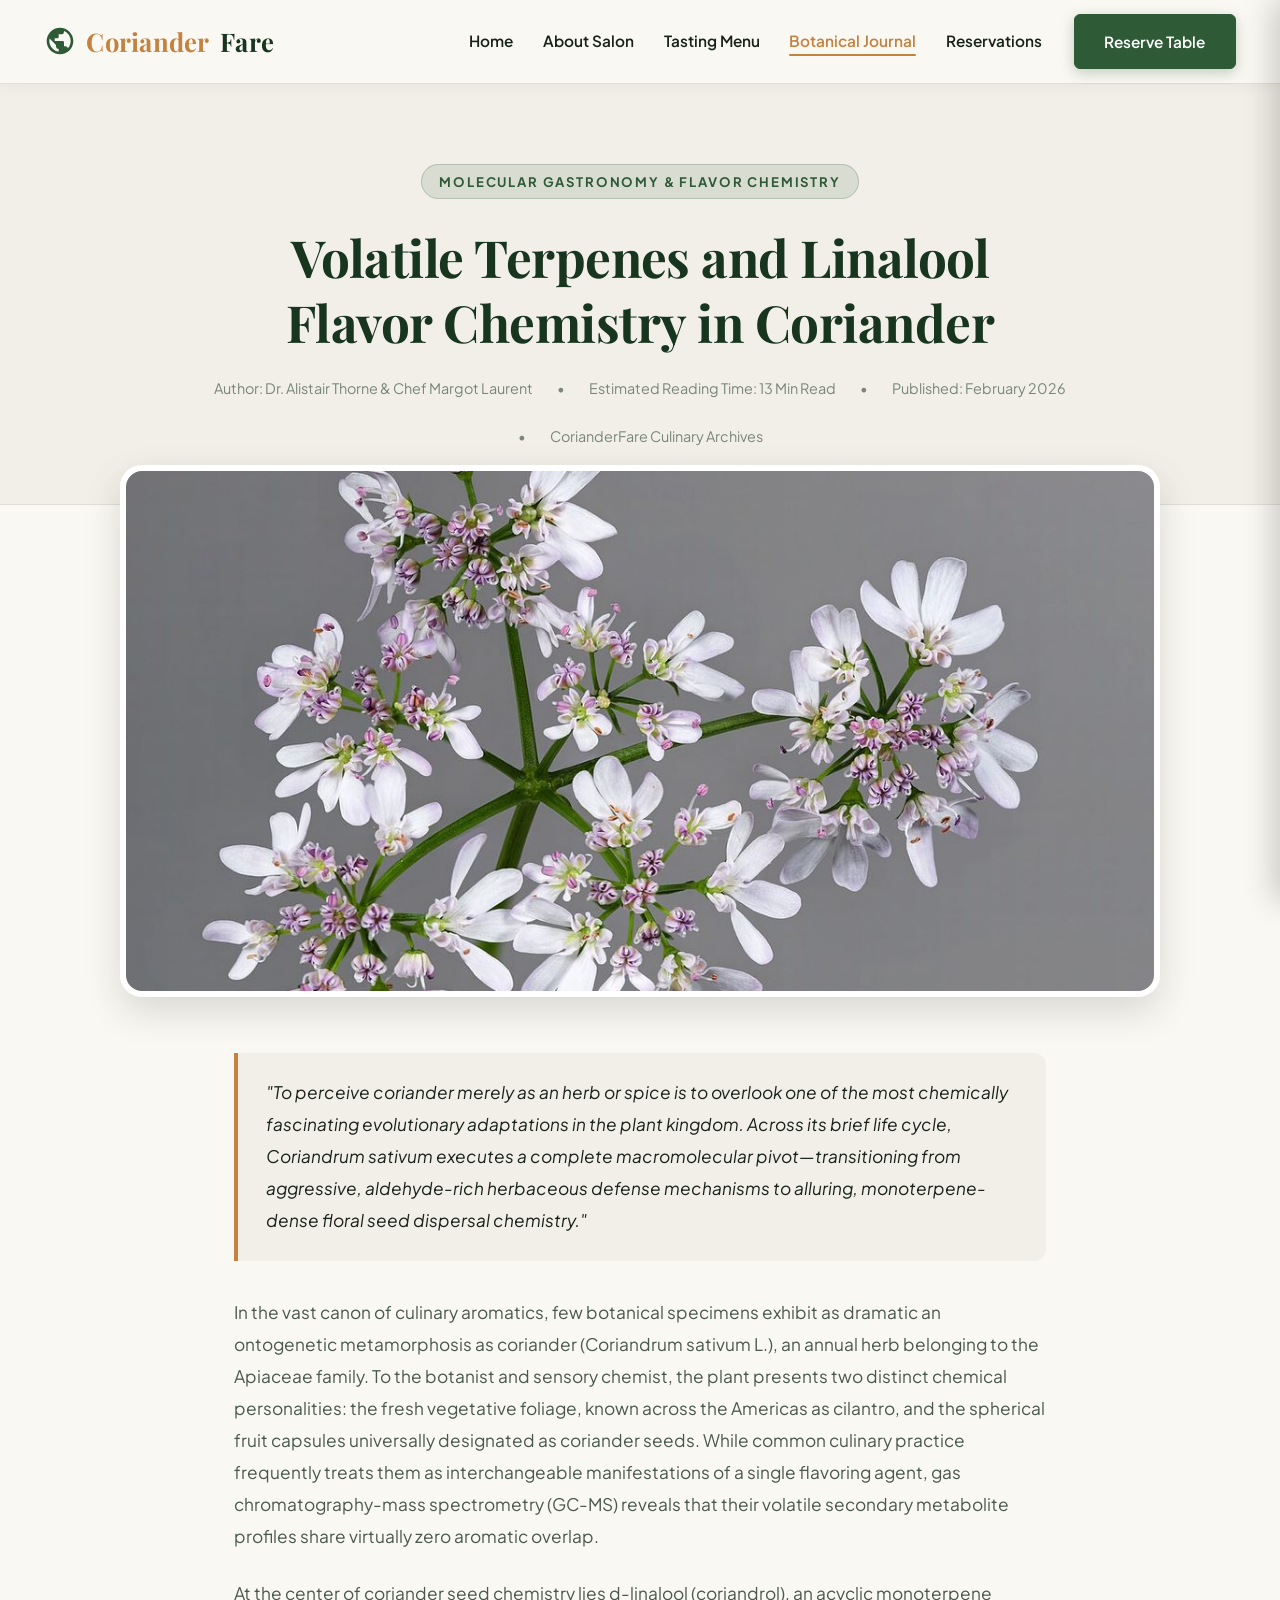
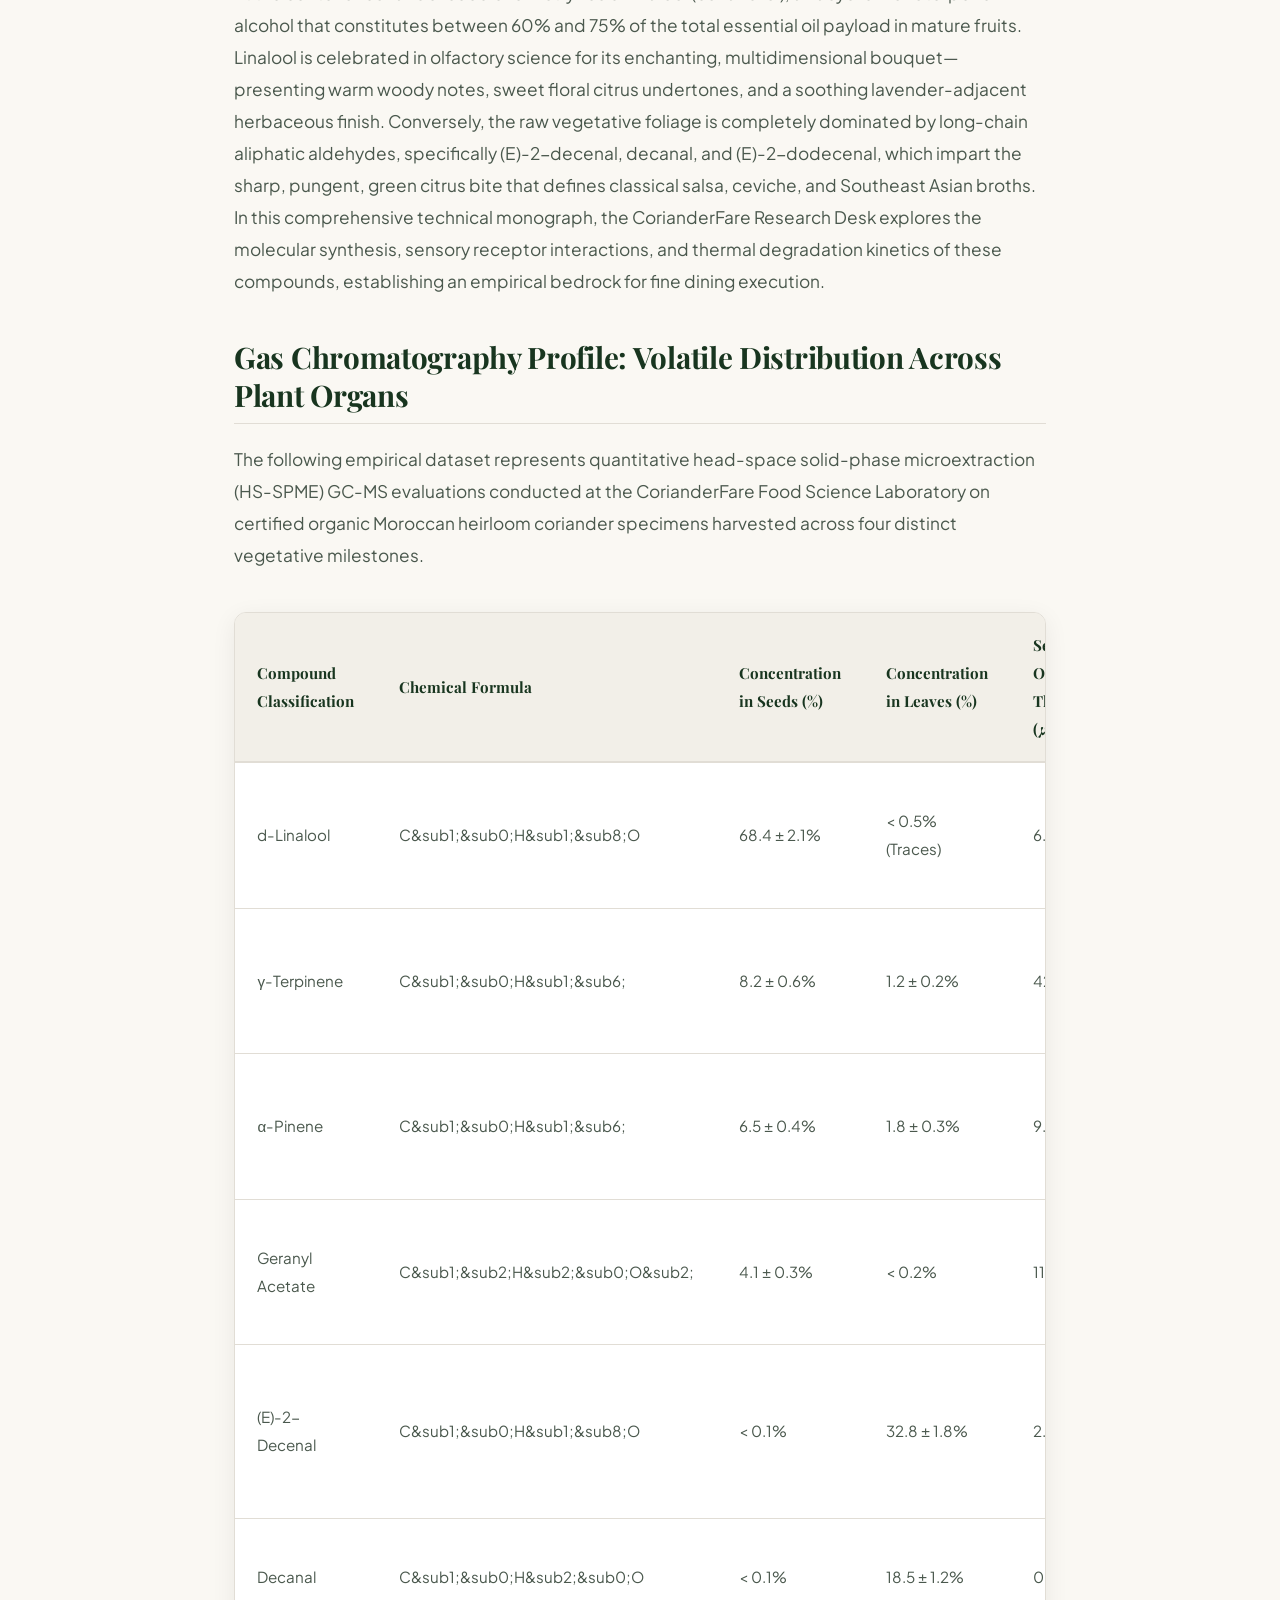
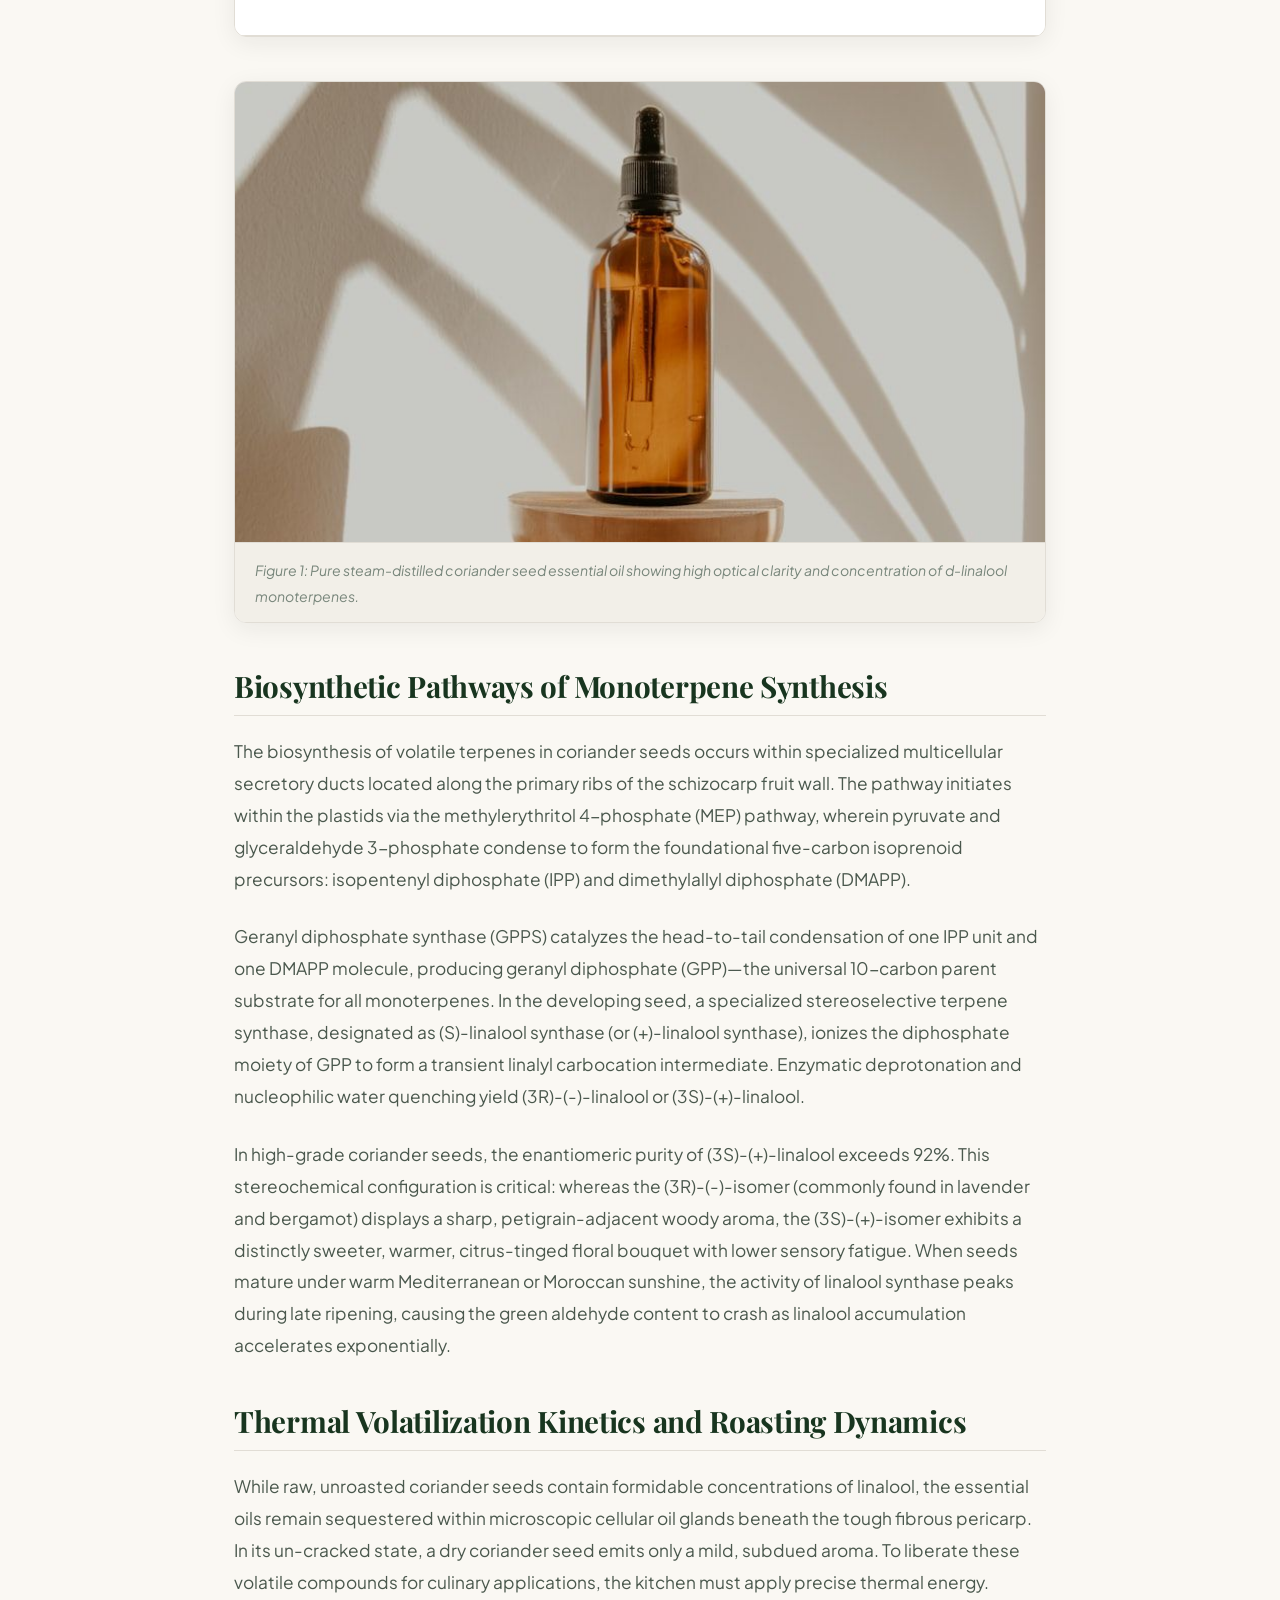
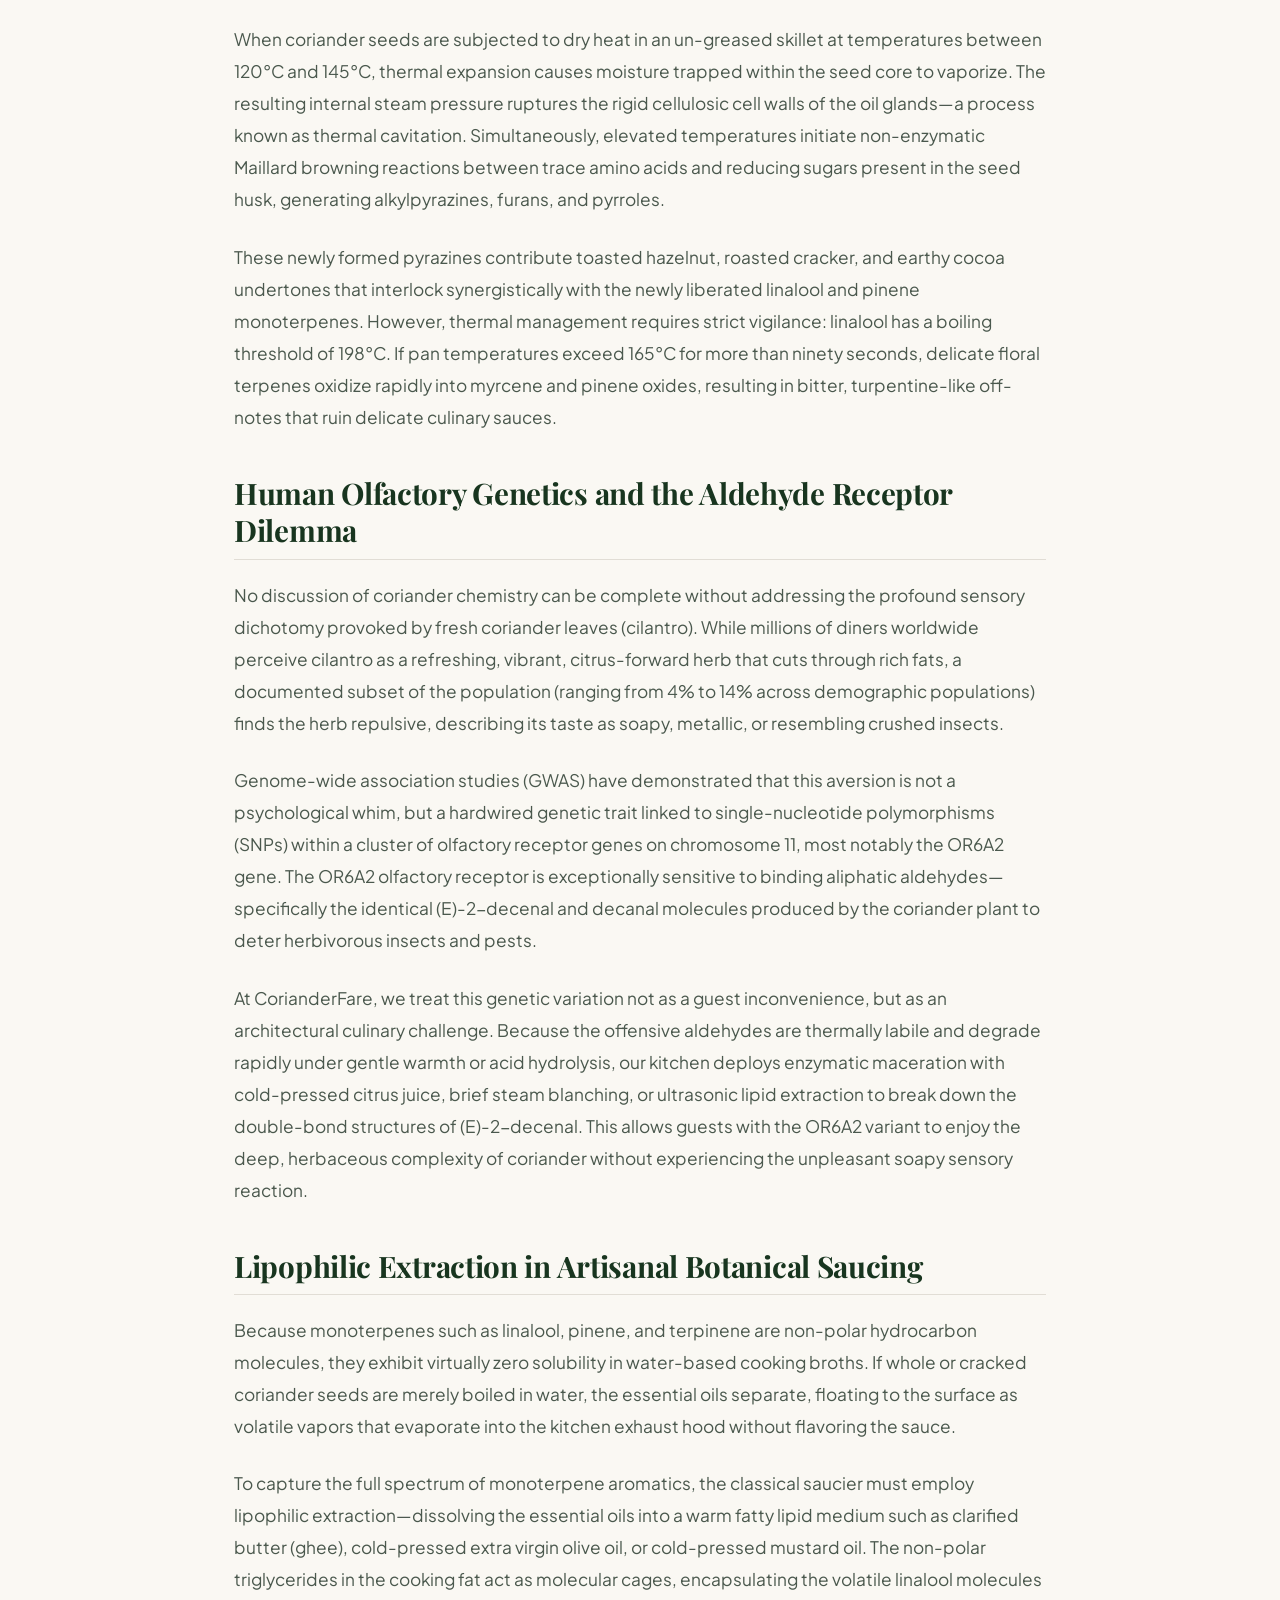
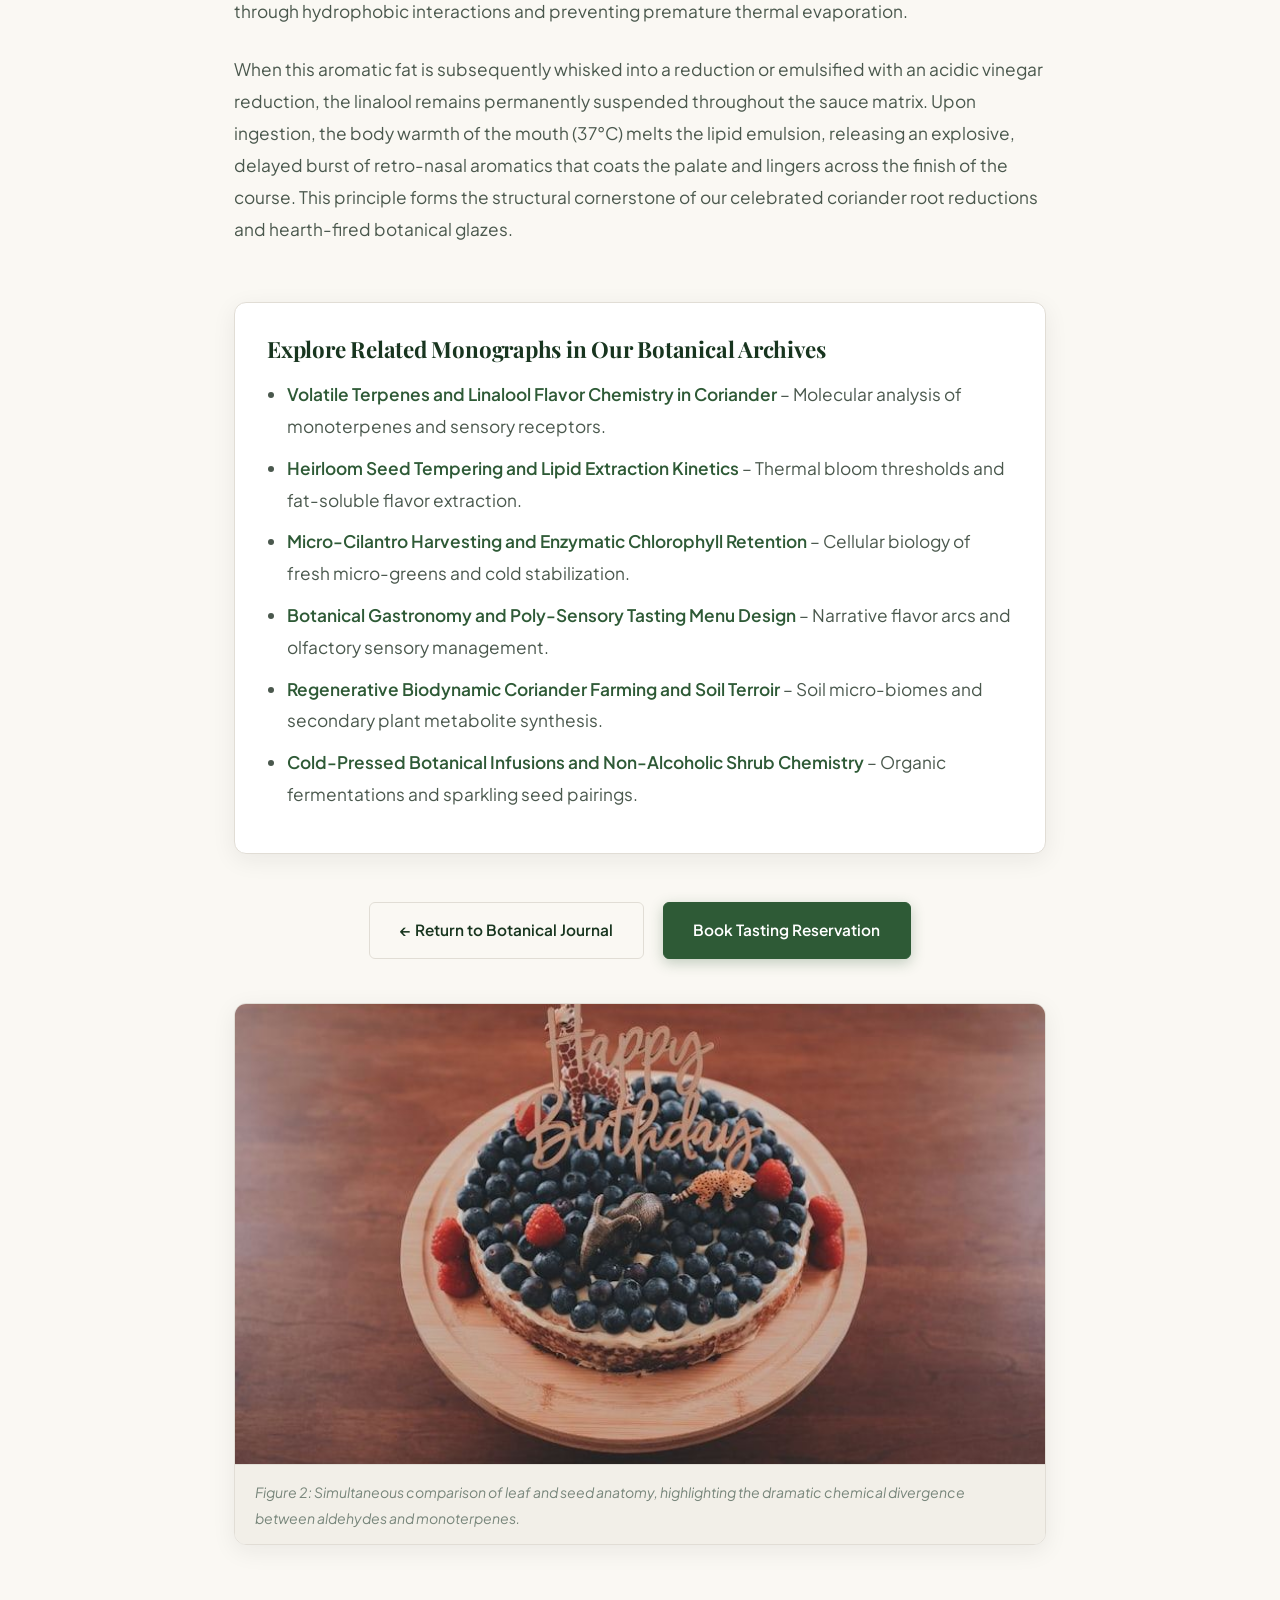
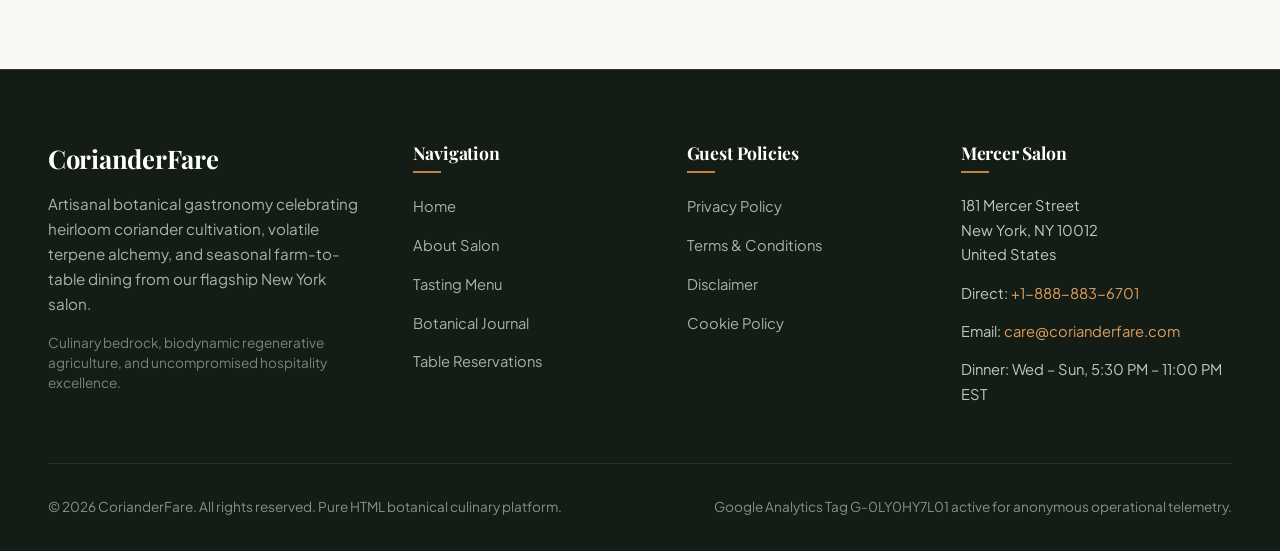
<file: blog/volatile-terpenes-and-linalool-flavor-chemistry-in-coriander.html>
<!DOCTYPE html>
<html lang="en">
<head>
  <meta charset="UTF-8">
  <meta name="viewport" content="width=device-width, initial-scale=1.0">
  <title>Volatile Terpenes and Linalool Flavor Chemistry in Coriander | CorianderFare Botanical Journal</title>
  <meta name="description" content="Scholarly gastronomic monograph examining volatile terpenes and linalool flavor chemistry in coriander by Dr. Alistair Thorne & Chef Margot Laurent at CorianderFare Mercer Research Desk.">
  <link rel="canonical" href="https://corianderfare.com/blog/">

  <!-- Google Analytics Tag -->
  <script async src="https://www.googletagmanager.com/gtag/js?id=G-0LY0HY7L01"></script>
  <script>
    window.dataLayer = window.dataLayer || [];
    function gtag(){dataLayer.push(arguments);}
    gtag('js', new Date());
    gtag('config', 'G-0LY0HY7L01');
  </script>

  <!-- Typography -->
  <link rel="preconnect" href="https://fonts.googleapis.com">
  <link rel="preconnect" href="https://fonts.gstatic.com" crossorigin>
  <link href="https://fonts.googleapis.com/css2?family=Cinzel:wght@600;700;800&family=Playfair+Display:ital,wght@0,600;0,700;1,400&family=Plus+Jakarta+Sans:ital,wght@0,400;0,500;0,600;0,700;1,400&display=swap" rel="stylesheet">

  <!-- Stylesheets -->
  <link rel="stylesheet" href="../assets/css/style.css">
</head>
<body>
  <!-- Header -->
  <header class="site-header">
    <div class="container header-inner">
      <a href="../index.html" class="site-logo" aria-label="CorianderFare Home">
        <svg class="site-logo-icon" viewBox="0 0 24 24" fill="currentColor">
          <path d="M12 2C6.48 2 2 6.48 2 12s4.48 10 10 10 10-4.48 10-10S17.52 2 12 2zm-1 17.93c-3.95-.49-7-3.85-7-7.93 0-.62.08-1.21.21-1.79L9 15v1c0 1.1.9 2 2 2v1.93zm6.9-2.54c-.26-.81-1-1.39-1.9-1.39h-1v-3c0-.55-.45-1-1-1H8v-2h2c.55 0 1-.45 1-1V7h2c1.1 0 2-.9 2-2v-.41c2.93 1.19 5 4.06 5 7.41 0 2.08-.8 3.97-2.1 5.4z"/>
        </svg>
        <span>Coriander</span>Fare
      </a>

      <nav class="nav-desktop" aria-label="Desktop Navigation">
        <ul class="nav-links-list">
          <li><a href="../index.html" class="nav-link ">Home</a></li>
          <li><a href="../about.html" class="nav-link ">About Salon</a></li>
          <li><a href="../index.html#tasting-menu" class="nav-link">Tasting Menu</a></li>
          <li><a href="../blog.html" class="nav-link active">Botanical Journal</a></li>
          <li><a href="../contact.html" class="nav-link ">Reservations</a></li>
          <!-- Policy links strictly hidden on desktop via .nav-item-policy -->
          <li class="nav-item-policy"><a href="../privacy-policy.html" class="nav-link">Privacy Policy</a></li>
          <li class="nav-item-policy"><a href="../terms-and-conditions.html" class="nav-link">Terms & Conditions</a></li>
          <li class="nav-item-policy"><a href="../disclaimer.html" class="nav-link">Disclaimer</a></li>
          <li class="nav-item-policy"><a href="../cookie-policy.html" class="nav-link">Cookie Policy</a></li>
        </ul>
        <div class="header-cta-group">
          <a href="../contact.html" class="btn btn-primary">Reserve Table</a>
        </div>
      </nav>

      <button class="mobile-menu-btn" aria-label="Toggle navigation menu">
        &#9776;
      </button>
    </div>
  </header>

  <!-- Mobile Drawer Overlay & Drawer -->
  <div class="mobile-drawer-overlay"></div>
  <aside class="mobile-drawer" aria-label="Mobile Navigation Drawer">
    <div class="mobile-drawer-header">
      <a href="../index.html" class="site-logo">
        <span>Coriander</span>Fare
      </a>
      <button class="mobile-drawer-close" aria-label="Close menu">&times;</button>
    </div>
    <ul class="mobile-drawer-links">
      <li><a href="../index.html" class="mobile-drawer-link">Home</a></li>
      <li><a href="../about.html" class="mobile-drawer-link">About Dining Salon</a></li>
      <li><a href="../index.html#tasting-menu" class="mobile-drawer-link">Seasonal Tasting Menu</a></li>
      <li><a href="../blog.html" class="mobile-drawer-link">Botanical Journal</a></li>
      <li><a href="../contact.html" class="mobile-drawer-link">Reservations & Private Events</a></li>
    </ul>
    <div class="mobile-drawer-policy-section">
      <div class="mobile-drawer-policy-title">Guest Governance & Policies</div>
      <ul class="mobile-drawer-policy-links">
        <li><a href="../privacy-policy.html">Privacy Policy</a></li>
        <li><a href="../terms-and-conditions.html">Terms & Conditions</a></li>
        <li><a href="../disclaimer.html">Disclaimer</a></li>
        <li><a href="../cookie-policy.html">Cookie Policy</a></li>
      </ul>
    </div>
  </aside>
  <main>
    <header class="blog-header">
      <div class="container" style="max-width: 900px;">
        <span class="section-tag">Molecular Gastronomy & Flavor Chemistry</span>
        <h1 style="margin-top: 0.5rem; margin-bottom: 1.25rem; font-size: clamp(2.2rem, 4vw, 3.2rem);">Volatile Terpenes and Linalool Flavor Chemistry in Coriander</h1>
        <div class="blog-meta-bar">
          <span>Author: Dr. Alistair Thorne & Chef Margot Laurent</span>
          <span>&bull;</span>
          <span>Estimated Reading Time: 13 Min Read</span>
          <span>&bull;</span>
          <span>Published: February 2026</span>
          <span>&bull;</span>
          <span>CorianderFare Culinary Archives</span>
        </div>
      </div>
    </header>

    <div class="container">
      <div class="blog-hero-image">
        <img src="../assets/images/blog_seed_essential_oils.jpg" alt="Volatile Terpenes and Linalool Flavor Chemistry in Coriander" width="1040" height="520" loading="eager">
      </div>

      <article class="article-body">
        
        <div class="article-callout">
          "To perceive coriander merely as an herb or spice is to overlook one of the most chemically fascinating evolutionary adaptations in the plant kingdom. Across its brief life cycle, Coriandrum sativum executes a complete macromolecular pivot—transitioning from aggressive, aldehyde-rich herbaceous defense mechanisms to alluring, monoterpene-dense floral seed dispersal chemistry."
        </div>
        <p>In the vast canon of culinary aromatics, few botanical specimens exhibit as dramatic an ontogenetic metamorphosis as coriander (Coriandrum sativum L.), an annual herb belonging to the Apiaceae family. To the botanist and sensory chemist, the plant presents two distinct chemical personalities: the fresh vegetative foliage, known across the Americas as cilantro, and the spherical fruit capsules universally designated as coriander seeds. While common culinary practice frequently treats them as interchangeable manifestations of a single flavoring agent, gas chromatography-mass spectrometry (GC-MS) reveals that their volatile secondary metabolite profiles share virtually zero aromatic overlap.</p>
        <p>At the center of coriander seed chemistry lies d-linalool (coriandrol), an acyclic monoterpene alcohol that constitutes between 60% and 75% of the total essential oil payload in mature fruits. Linalool is celebrated in olfactory science for its enchanting, multidimensional bouquet—presenting warm woody notes, sweet floral citrus undertones, and a soothing lavender-adjacent herbaceous finish. Conversely, the raw vegetative foliage is completely dominated by long-chain aliphatic aldehydes, specifically (E)-2-decenal, decanal, and (E)-2-dodecenal, which impart the sharp, pungent, green citrus bite that defines classical salsa, ceviche, and Southeast Asian broths. In this comprehensive technical monograph, the CorianderFare Research Desk explores the molecular synthesis, sensory receptor interactions, and thermal degradation kinetics of these compounds, establishing an empirical bedrock for fine dining execution.</p>


        
        <h2>Gas Chromatography Profile: Volatile Distribution Across Plant Organs</h2>
        <p>The following empirical dataset represents quantitative head-space solid-phase microextraction (HS-SPME) GC-MS evaluations conducted at the CorianderFare Food Science Laboratory on certified organic Moroccan heirloom coriander specimens harvested across four distinct vegetative milestones.</p>
        
        <div class="textile-specs-table-wrapper">
          <table class="textile-specs-table">
            <thead>
              <tr>
                <th>Compound Classification</th>
                <th>Chemical Formula</th>
                <th>Concentration in Seeds (%)</th>
                <th>Concentration in Leaves (%)</th>
                <th>Sensory Odor Threshold (&mu;g/kg)</th>
                <th>Primary Olfactory Descriptor</th>
              </tr>
            </thead>
            <tbody>
              <tr>
                <td>d-Linalool</td>
                <td>C&sub1;&sub0;H&sub1;&sub8;O</td>
                <td>68.4 &plusmn; 2.1%</td>
                <td>&lt; 0.5% (Traces)</td>
                <td>6.0</td>
                <td>Sweet floral, woody citrus, lavender</td>
              </tr>
              <tr>
                <td>&gamma;-Terpinene</td>
                <td>C&sub1;&sub0;H&sub1;&sub6;</td>
                <td>8.2 &plusmn; 0.6%</td>
                <td>1.2 &plusmn; 0.2%</td>
                <td>42.0</td>
                <td>Warm herbaceous, citrus peel, kerosene</td>
              </tr>
              <tr>
                <td>&alpha;-Pinene</td>
                <td>C&sub1;&sub0;H&sub1;&sub6;</td>
                <td>6.5 &plusmn; 0.4%</td>
                <td>1.8 &plusmn; 0.3%</td>
                <td>9.5</td>
                <td>Crisp pine needle, resinous wood</td>
              </tr>
              <tr>
                <td>Geranyl Acetate</td>
                <td>C&sub1;&sub2;H&sub2;&sub0;O&sub2;</td>
                <td>4.1 &plusmn; 0.3%</td>
                <td>&lt; 0.2%</td>
                <td>11.0</td>
                <td>Sweet rose blossom, green apple peel</td>
              </tr>
              <tr>
                <td>(E)-2-Decenal</td>
                <td>C&sub1;&sub0;H&sub1;&sub8;O</td>
                <td>&lt; 0.1%</td>
                <td>32.8 &plusmn; 1.8%</td>
                <td>2.4</td>
                <td>Pungent crushed grass, soapy aldehyde</td>
              </tr>
              <tr>
                <td>Decanal</td>
                <td>C&sub1;&sub0;H&sub2;&sub0;O</td>
                <td>&lt; 0.1%</td>
                <td>18.5 &plusmn; 1.2%</td>
                <td>0.8</td>
                <td>Sweet waxy orange rind, green citrus</td>
              </tr>
            </tbody>
          </table>
        </div>

        <figure class="blog-inline-figure">
          <img src="../assets/images/blog_inline_essential_oil_dropper.jpg" alt="Amber apothecary dropper bottle containing pure botanical d-linalool essential oil isolate" class="blog-inline-img" width="800" height="450" loading="lazy">
          <figcaption class="blog-inline-caption">Figure 1: Pure steam-distilled coriander seed essential oil showing high optical clarity and concentration of d-linalool monoterpenes.</figcaption>
        </figure>



        
        <h2>Biosynthetic Pathways of Monoterpene Synthesis</h2>
        <p>The biosynthesis of volatile terpenes in coriander seeds occurs within specialized multicellular secretory ducts located along the primary ribs of the schizocarp fruit wall. The pathway initiates within the plastids via the methylerythritol 4-phosphate (MEP) pathway, wherein pyruvate and glyceraldehyde 3-phosphate condense to form the foundational five-carbon isoprenoid precursors: isopentenyl diphosphate (IPP) and dimethylallyl diphosphate (DMAPP).</p>
        <p>Geranyl diphosphate synthase (GPPS) catalyzes the head-to-tail condensation of one IPP unit and one DMAPP molecule, producing geranyl diphosphate (GPP)—the universal 10-carbon parent substrate for all monoterpenes. In the developing seed, a specialized stereoselective terpene synthase, designated as (S)-linalool synthase (or (+)-linalool synthase), ionizes the diphosphate moiety of GPP to form a transient linalyl carbocation intermediate. Enzymatic deprotonation and nucleophilic water quenching yield (3R)-(-)-linalool or (3S)-(+)-linalool.</p>
        <p>In high-grade coriander seeds, the enantiomeric purity of (3S)-(+)-linalool exceeds 92%. This stereochemical configuration is critical: whereas the (3R)-(-)-isomer (commonly found in lavender and bergamot) displays a sharp, petigrain-adjacent woody aroma, the (3S)-(+)-isomer exhibits a distinctly sweeter, warmer, citrus-tinged floral bouquet with lower sensory fatigue. When seeds mature under warm Mediterranean or Moroccan sunshine, the activity of linalool synthase peaks during late ripening, causing the green aldehyde content to crash as linalool accumulation accelerates exponentially.</p>

        <h2>Thermal Volatilization Kinetics and Roasting Dynamics</h2>
        <p>While raw, unroasted coriander seeds contain formidable concentrations of linalool, the essential oils remain sequestered within microscopic cellular oil glands beneath the tough fibrous pericarp. In its un-cracked state, a dry coriander seed emits only a mild, subdued aroma. To liberate these volatile compounds for culinary applications, the kitchen must apply precise thermal energy.</p>
        <p>When coriander seeds are subjected to dry heat in an un-greased skillet at temperatures between 120&deg;C and 145&deg;C, thermal expansion causes moisture trapped within the seed core to vaporize. The resulting internal steam pressure ruptures the rigid cellulosic cell walls of the oil glands—a process known as thermal cavitation. Simultaneously, elevated temperatures initiate non-enzymatic Maillard browning reactions between trace amino acids and reducing sugars present in the seed husk, generating alkylpyrazines, furans, and pyrroles.</p>
        <p>These newly formed pyrazines contribute toasted hazelnut, roasted cracker, and earthy cocoa undertones that interlock synergistically with the newly liberated linalool and pinene monoterpenes. However, thermal management requires strict vigilance: linalool has a boiling threshold of 198&deg;C. If pan temperatures exceed 165&deg;C for more than ninety seconds, delicate floral terpenes oxidize rapidly into myrcene and pinene oxides, resulting in bitter, turpentine-like off-notes that ruin delicate culinary sauces.</p>

        <h2>Human Olfactory Genetics and the Aldehyde Receptor Dilemma</h2>
        <p>No discussion of coriander chemistry can be complete without addressing the profound sensory dichotomy provoked by fresh coriander leaves (cilantro). While millions of diners worldwide perceive cilantro as a refreshing, vibrant, citrus-forward herb that cuts through rich fats, a documented subset of the population (ranging from 4% to 14% across demographic populations) finds the herb repulsive, describing its taste as soapy, metallic, or resembling crushed insects.</p>
        <p>Genome-wide association studies (GWAS) have demonstrated that this aversion is not a psychological whim, but a hardwired genetic trait linked to single-nucleotide polymorphisms (SNPs) within a cluster of olfactory receptor genes on chromosome 11, most notably the OR6A2 gene. The OR6A2 olfactory receptor is exceptionally sensitive to binding aliphatic aldehydes—specifically the identical (E)-2-decenal and decanal molecules produced by the coriander plant to deter herbivorous insects and pests.</p>
        <p>At CorianderFare, we treat this genetic variation not as a guest inconvenience, but as an architectural culinary challenge. Because the offensive aldehydes are thermally labile and degrade rapidly under gentle warmth or acid hydrolysis, our kitchen deploys enzymatic maceration with cold-pressed citrus juice, brief steam blanching, or ultrasonic lipid extraction to break down the double-bond structures of (E)-2-decenal. This allows guests with the OR6A2 variant to enjoy the deep, herbaceous complexity of coriander without experiencing the unpleasant soapy sensory reaction.</p>

        <h2>Lipophilic Extraction in Artisanal Botanical Saucing</h2>
        <p>Because monoterpenes such as linalool, pinene, and terpinene are non-polar hydrocarbon molecules, they exhibit virtually zero solubility in water-based cooking broths. If whole or cracked coriander seeds are merely boiled in water, the essential oils separate, floating to the surface as volatile vapors that evaporate into the kitchen exhaust hood without flavoring the sauce.</p>
        <p>To capture the full spectrum of monoterpene aromatics, the classical saucier must employ lipophilic extraction—dissolving the essential oils into a warm fatty lipid medium such as clarified butter (ghee), cold-pressed extra virgin olive oil, or cold-pressed mustard oil. The non-polar triglycerides in the cooking fat act as molecular cages, encapsulating the volatile linalool molecules through hydrophobic interactions and preventing premature thermal evaporation.</p>
        <p>When this aromatic fat is subsequently whisked into a reduction or emulsified with an acidic vinegar reduction, the linalool remains permanently suspended throughout the sauce matrix. Upon ingestion, the body warmth of the mouth (37&deg;C) melts the lipid emulsion, releasing an explosive, delayed burst of retro-nasal aromatics that coats the palate and lingers across the finish of the course. This principle forms the structural cornerstone of our celebrated coriander root reductions and hearth-fired botanical glazes.</p>


        <!-- Related Research Links -->
        <div style="margin-top: 3.5rem; padding: 2rem; background: var(--bg-card); border: 1px solid var(--border-color); border-radius: var(--radius-md); box-shadow: var(--card-shadow);">
          <h3 style="margin-top:0; color: var(--primary-dark);">Explore Related Monographs in Our Botanical Archives</h3>
          <ul style="margin: 1rem 0 0 1.25rem;">
            <li><a href="volatile-terpenes-and-linalool-flavor-chemistry-in-coriander.html" style="font-weight:600;">Volatile Terpenes and Linalool Flavor Chemistry in Coriander</a> &ndash; Molecular analysis of monoterpenes and sensory receptors.</li>
            <li><a href="heirloom-seed-tempering-and-lipid-extraction-kinetics.html" style="font-weight:600;">Heirloom Seed Tempering and Lipid Extraction Kinetics</a> &ndash; Thermal bloom thresholds and fat-soluble flavor extraction.</li>
            <li><a href="micro-cilantro-harvesting-and-enzymatic-chlorophyll-retention.html" style="font-weight:600;">Micro-Cilantro Harvesting and Enzymatic Chlorophyll Retention</a> &ndash; Cellular biology of fresh micro-greens and cold stabilization.</li>
            <li><a href="botanical-gastronomy-and-poly-sensory-tasting-menu-design.html" style="font-weight:600;">Botanical Gastronomy and Poly-Sensory Tasting Menu Design</a> &ndash; Narrative flavor arcs and olfactory sensory management.</li>
            <li><a href="regenerative-biodynamic-coriander-farming-and-soil-terroir.html" style="font-weight:600;">Regenerative Biodynamic Coriander Farming and Soil Terroir</a> &ndash; Soil micro-biomes and secondary plant metabolite synthesis.</li>
            <li><a href="cold-pressed-botanical-infusions-and-non-alcoholic-shrub-chemistry.html" style="font-weight:600;">Cold-Pressed Botanical Infusions and Non-Alcoholic Shrub Chemistry</a> &ndash; Organic fermentations and sparkling seed pairings.</li>
          </ul>
        </div>

        <!-- Back to Journal & Reservation CTA -->
        <div style="margin-top: 3rem; text-align: center;">
          <a href="../blog.html" class="btn btn-secondary" style="margin-right: 1rem;">&larr; Return to Botanical Journal</a>
          <a href="../contact.html" class="btn btn-primary">Book Tasting Reservation</a>
        </div>
      
        <figure class="blog-inline-figure">
          <img src="../assets/images/blog_inline_aromatic_herbs_slate.jpg" alt="Freshly cut coriander leaves and rustic whole seeds on dark culinary slate bench" class="blog-inline-img" width="800" height="450" loading="lazy">
          <figcaption class="blog-inline-caption">Figure 2: Simultaneous comparison of leaf and seed anatomy, highlighting the dramatic chemical divergence between aldehydes and monoterpenes.</figcaption>
        </figure>

      </article>
    </div>
  </main>
  <!-- Footer -->
  <footer class="site-footer">
    <div class="container">
      <div class="footer-grid">
        <div class="footer-brand">
          <h3>CorianderFare</h3>
          <div style="color:rgba(255,255,255,0.65); font-size:0.95rem; line-height:1.65; margin-bottom:1rem;">Artisanal botanical gastronomy celebrating heirloom coriander cultivation, volatile terpene alchemy, and seasonal farm-to-table dining from our flagship New York salon.</div>
          <div style="font-size:0.85rem; color:rgba(255,255,255,0.45); line-height:1.5;">Culinary bedrock, biodynamic regenerative agriculture, and uncompromised hospitality excellence.</div>
        </div>

        <div class="footer-col">
          <h4>Navigation</h4>
          <ul class="footer-links">
            <li><a href="../index.html">Home</a></li>
            <li><a href="../about.html">About Salon</a></li>
            <li><a href="../index.html#tasting-menu">Tasting Menu</a></li>
            <li><a href="../blog.html">Botanical Journal</a></li>
            <li><a href="../contact.html">Table Reservations</a></li>
          </ul>
        </div>

        <div class="footer-col">
          <h4>Guest Policies</h4>
          <ul class="footer-links">
            <li><a href="../privacy-policy.html">Privacy Policy</a></li>
            <li><a href="../terms-and-conditions.html">Terms & Conditions</a></li>
            <li><a href="../disclaimer.html">Disclaimer</a></li>
            <li><a href="../cookie-policy.html">Cookie Policy</a></li>
          </ul>
        </div>

        <div class="footer-col">
          <h4>Mercer Salon</h4>
          <div class="footer-contact-info">
            <div>181 Mercer Street<br>New York, NY 10012<br>United States</div>
            <div>Direct: <a href="tel:+18887775845" style="color:var(--accent-light);">+1-888-883-6701</a></div>
            <div>Email: <a href="mailto:care@corianderfare.com" style="color:var(--accent-light);">care@corianderfare.com</a></div>
            <div>Dinner: Wed &ndash; Sun, 5:30 PM &ndash; 11:00 PM EST</div>
          </div>
        </div>
      </div>

      <div class="footer-bottom">
        <div>&copy; 2026 CorianderFare. All rights reserved. Pure HTML botanical culinary platform.</div>
        <div>Google Analytics Tag G-0LY0HY7L01 active for anonymous operational telemetry.</div>
      </div>
    </div>
  </footer>

  <script src="../assets/js/main.js"></script>
</body>
</html>
</file>
<file: assets/css/style.css>
/* CorianderFare - Botanical Gastronomy & Heirloom Herb Cuisine Design System */
:root {
  --primary: #2E5A36;
  --primary-light: #52825B;
  --primary-dark: #18351F;
  --accent: #C4823F;
  --accent-light: #DE9E5C;
  --accent-dark: #87511E;
  --bg-primary: #FAF8F3;
  --bg-secondary: #F2EFE8;
  --bg-card: #FFFFFF;
  --bg-dark: #141C16;
  --text-primary: #18221A;
  --text-secondary: #4A584D;
  --text-muted: #78867B;
  --text-light: #FFFFFF;
  --border-color: #E1DDD5;
  --border-focus: #2E5A36;
  --card-shadow: 0 6px 24px rgba(24, 34, 26, 0.07);
  --card-shadow-hover: 0 14px 36px rgba(24, 34, 26, 0.15);
  --header-shadow: 0 2px 14px rgba(24, 34, 26, 0.05);
  --nav-link-hover: #C4823F;
  --focus-ring: 0 0 0 3px rgba(46, 90, 54, 0.3);
  --font-heading: 'Playfair Display', 'Cinzel', Georgia, serif;
  --font-body: 'Plus Jakarta Sans', -apple-system, BlinkMacSystemFont, 'Segoe UI', Roboto, sans-serif;
  --font-size-base: 1rem;
  --line-height-base: 1.68;
  --section-padding: 5.5rem 1.5rem;
  --radius-sm: 6px;
  --radius-md: 12px;
  --radius-lg: 22px;
  --radius-full: 9999px;
  --header-height: 84px;
  --transition-smooth: 0.35s cubic-bezier(0.4, 0, 0.2, 1);
  --transition-fast: 0.2s ease;
}

*, *::before, *::after {
  box-sizing: border-box;
  margin: 0;
  padding: 0;
}

html {
  scroll-behavior: smooth;
  font-size: 16px;
}

body {
  font-family: var(--font-body);
  font-size: var(--font-size-base);
  line-height: var(--line-height-base);
  color: var(--text-primary);
  background-color: var(--bg-primary);
  -webkit-font-smoothing: antialiased;
  -moz-osx-font-smoothing: grayscale;
  overflow-x: hidden;
}

h1, h2, h3, h4, h5, h6 {
  font-family: var(--font-heading);
  color: var(--primary-dark);
  line-height: 1.28;
  font-weight: 700;
  letter-spacing: -0.01em;
}

h1 { font-size: clamp(2.3rem, 4.5vw, 3.6rem); }
h2 { font-size: clamp(1.85rem, 3.2vw, 2.7rem); }
h3 { font-size: clamp(1.35rem, 2.2vw, 1.85rem); }
h4 { font-size: 1.25rem; }

p {
  margin-bottom: 1.3rem;
  color: var(--text-secondary);
}

a {
  color: var(--primary);
  text-decoration: none;
  transition: color var(--transition-fast);
}

a:hover, a:focus {
  color: var(--accent);
}

img {
  max-width: 100%;
  height: auto;
  display: block;
  object-fit: cover;
}

.container {
  width: 100%;
  max-width: 1240px;
  margin-left: auto;
  margin-right: auto;
  padding-left: 1.5rem;
  padding-right: 1.5rem;
}

.section {
  padding: var(--section-padding);
}

.section-title-wrap {
  text-align: center;
  max-width: 800px;
  margin: 0 auto 3.75rem;
}

.section-tag {
  display: inline-block;
  font-size: 0.82rem;
  font-weight: 700;
  text-transform: uppercase;
  letter-spacing: 0.14em;
  color: var(--primary);
  background-color: rgba(46, 90, 54, 0.12);
  padding: 0.35rem 1.1rem;
  border-radius: var(--radius-full);
  margin-bottom: 1.1rem;
  border: 1px solid rgba(46, 90, 54, 0.22);
}

.section-desc {
  font-size: 1.125rem;
  color: var(--text-secondary);
  line-height: 1.72;
  margin-top: 0.85rem;
}

/* Header & Navigation Fix Mandate */
.site-header {
  position: sticky;
  top: 0;
  z-index: 1000;
  background-color: rgba(250, 248, 243, 0.96);
  backdrop-filter: blur(14px);
  border-bottom: 1px solid var(--border-color);
  box-shadow: var(--header-shadow);
  height: var(--header-height);
  display: flex;
  align-items: center;
}

.header-inner {
  display: flex;
  align-items: center;
  justify-content: space-between;
  width: 100%;
}

.site-logo {
  display: flex;
  align-items: center;
  gap: 0.65rem;
  font-family: var(--font-heading);
  font-size: 1.6rem;
  font-weight: 700;
  color: var(--primary-dark);
  text-decoration: none;
  letter-spacing: 0.01em;
}

.site-logo-icon {
  width: 32px;
  height: 32px;
  fill: var(--primary);
}

.site-logo span {
  color: var(--accent);
}

.nav-desktop {
  display: flex;
  align-items: center;
  gap: 2rem;
}

.nav-links-list {
  display: flex;
  align-items: center;
  gap: 1.85rem;
  list-style: none;
}

.nav-link {
  font-size: 0.96rem;
  font-weight: 600;
  color: var(--text-primary);
  transition: color var(--transition-fast);
  position: relative;
  padding: 0.4rem 0;
}

.nav-link:hover, .nav-link.active {
  color: var(--nav-link-hover);
}

.nav-link.active::after {
  content: '';
  position: absolute;
  bottom: 0;
  left: 0;
  right: 0;
  height: 2px;
  background-color: var(--accent);
  border-radius: 2px;
}

/* Policy links strictly hidden on desktop */
@media (min-width: 1141px) {
  .nav-item-policy {
    display: none !important;
  }
}

.header-cta-group {
  display: flex;
  align-items: center;
  gap: 1.25rem;
}

.btn {
  display: inline-flex;
  align-items: center;
  justify-content: center;
  gap: 0.5rem;
  padding: 0.85rem 1.85rem;
  font-size: 0.96rem;
  font-weight: 600;
  border-radius: var(--radius-sm);
  text-decoration: none;
  transition: all var(--transition-smooth);
  cursor: pointer;
  border: 1px solid transparent;
  font-family: var(--font-body);
}

.btn-primary {
  background-color: var(--primary);
  color: var(--text-light);
  border-color: var(--primary);
  box-shadow: 0 4px 14px rgba(46, 90, 54, 0.28);
}

.btn-primary:hover {
  background-color: var(--primary-dark);
  border-color: var(--primary-dark);
  color: var(--text-light);
  transform: translateY(-2px);
  box-shadow: 0 6px 20px rgba(24, 53, 31, 0.35);
}

.btn-secondary {
  background-color: transparent;
  color: var(--primary-dark);
  border-color: var(--border-color);
}

.btn-secondary:hover {
  background-color: var(--bg-secondary);
  border-color: var(--primary);
  color: var(--primary);
}

.btn-accent {
  background-color: var(--accent);
  color: var(--text-light);
  border-color: var(--accent);
}

.btn-accent:hover {
  background-color: var(--accent-dark);
  border-color: var(--accent-dark);
  color: var(--text-light);
  transform: translateY(-2px);
}

.mobile-menu-btn {
  display: none;
  background: none;
  border: none;
  cursor: pointer;
  padding: 0.5rem;
  color: var(--text-primary);
  font-size: 1.5rem;
}

@media (max-width: 1140px) {
  .nav-desktop {
    display: none;
  }
  .mobile-menu-btn {
    display: block;
  }
}

/* Mobile Drawer */
.mobile-drawer-overlay {
  position: fixed;
  inset: 0;
  background-color: rgba(20, 28, 22, 0.6);
  backdrop-filter: blur(4px);
  z-index: 1100;
  opacity: 0;
  visibility: hidden;
  transition: opacity var(--transition-smooth), visibility var(--transition-smooth);
}

.mobile-drawer-overlay.active {
  opacity: 1;
  visibility: visible;
}

.mobile-drawer {
  position: fixed;
  top: 0;
  right: 0;
  bottom: 0;
  width: 320px;
  max-width: 85vw;
  background-color: var(--bg-card);
  z-index: 1200;
  transform: translateX(100%);
  transition: transform var(--transition-smooth);
  box-shadow: -6px 0 30px rgba(0, 0, 0, 0.2);
  display: flex;
  flex-direction: column;
  padding: 1.75rem 1.5rem;
  overflow-y: auto;
}

.mobile-drawer.active {
  transform: translateX(0);
}

.mobile-drawer-header {
  display: flex;
  align-items: center;
  justify-content: space-between;
  margin-bottom: 2rem;
  padding-bottom: 1rem;
  border-bottom: 1px solid var(--border-color);
}

.mobile-drawer-close {
  background: none;
  border: none;
  font-size: 1.5rem;
  cursor: pointer;
  color: var(--text-primary);
}

.mobile-drawer-links {
  list-style: none;
  display: flex;
  flex-direction: column;
  gap: 1.25rem;
  margin-bottom: 2rem;
}

.mobile-drawer-link {
  font-size: 1.1rem;
  font-weight: 600;
  color: var(--text-primary);
  display: block;
}

.mobile-drawer-link:hover {
  color: var(--accent);
}

.mobile-drawer-policy-section {
  padding-top: 1.25rem;
  border-top: 1px solid var(--border-color);
}

.mobile-drawer-policy-title {
  font-size: 0.78rem;
  font-weight: 700;
  text-transform: uppercase;
  letter-spacing: 0.1em;
  color: var(--text-muted);
  margin-bottom: 0.75rem;
}

.mobile-drawer-policy-links {
  list-style: none;
  display: flex;
  flex-direction: column;
  gap: 0.6rem;
}

.mobile-drawer-policy-links a {
  font-size: 0.88rem;
  color: var(--text-secondary);
}

.mobile-drawer-policy-links a:hover {
  color: var(--primary);
}

/* Hero Section */
.hero-section {
  position: relative;
  background-color: var(--bg-secondary);
  padding: 6rem 1.5rem 5.5rem;
  border-bottom: 1px solid var(--border-color);
  overflow: hidden;
}

.hero-grid {
  display: grid;
  grid-template-columns: 1.1fr 0.9fr;
  gap: 4rem;
  align-items: center;
}

.hero-content {
  position: relative;
  z-index: 2;
}

.hero-badge {
  display: inline-flex;
  align-items: center;
  gap: 0.5rem;
  font-size: 0.85rem;
  font-weight: 700;
  letter-spacing: 0.12em;
  text-transform: uppercase;
  color: var(--primary-dark);
  background-color: rgba(46, 90, 54, 0.15);
  border: 1px solid rgba(46, 90, 54, 0.3);
  padding: 0.4rem 1.1rem;
  border-radius: var(--radius-full);
  margin-bottom: 1.5rem;
}

.hero-title {
  font-size: clamp(2.4rem, 4.5vw, 3.8rem);
  line-height: 1.15;
  color: var(--primary-dark);
  margin-bottom: 1.5rem;
}

.hero-title span {
  color: var(--accent);
  font-style: italic;
}

.hero-subtitle {
  font-size: 1.18rem;
  line-height: 1.75;
  color: var(--text-secondary);
  margin-bottom: 2.25rem;
}

.hero-actions {
  display: flex;
  flex-wrap: wrap;
  gap: 1rem;
  margin-bottom: 2.5rem;
}

.hero-stats {
  display: grid;
  grid-template-columns: repeat(3, 1fr);
  gap: 1.5rem;
  padding-top: 2rem;
  border-top: 1px solid var(--border-color);
}

.hero-stat-number {
  font-family: var(--font-heading);
  font-size: 2.1rem;
  font-weight: 700;
  color: var(--primary);
}

.hero-stat-label {
  font-size: 0.85rem;
  color: var(--text-muted);
  font-weight: 500;
  margin-top: 0.2rem;
}

.hero-image-wrapper {
  position: relative;
  border-radius: var(--radius-lg);
  overflow: hidden;
  box-shadow: var(--card-shadow-hover);
  border: 6px solid #FFFFFF;
}

.hero-image-wrapper img {
  width: 100%;
  height: 540px;
  object-fit: cover;
  transition: transform 0.6s ease;
}

.hero-image-wrapper:hover img {
  transform: scale(1.03);
}

.hero-floating-card {
  position: absolute;
  bottom: 24px;
  left: 24px;
  background: rgba(255, 255, 255, 0.94);
  backdrop-filter: blur(10px);
  border: 1px solid rgba(225, 221, 213, 0.8);
  padding: 1rem 1.4rem;
  border-radius: var(--radius-md);
  box-shadow: var(--card-shadow);
  max-width: 280px;
}

.hero-floating-title {
  font-family: var(--font-heading);
  font-size: 0.95rem;
  font-weight: 700;
  color: var(--primary-dark);
}

.hero-floating-desc {
  font-size: 0.82rem;
  color: var(--text-muted);
  margin-top: 0.25rem;
  margin-bottom: 0;
}

/* Feature Cards & Grid */
.grid-2 {
  display: grid;
  grid-template-columns: repeat(2, 1fr);
  gap: 2.5rem;
}

.grid-3 {
  display: grid;
  grid-template-columns: repeat(3, 1fr);
  gap: 2rem;
}

.grid-4 {
  display: grid;
  grid-template-columns: repeat(4, 1fr);
  gap: 1.75rem;
}

.botanical-card, .menu-card, .technique-card, .terroir-card, .dish-card, .review-card {
  background-color: var(--bg-card);
  border: 1px solid var(--border-color);
  border-radius: var(--radius-md);
  padding: 2.25rem;
  box-shadow: var(--card-shadow);
  transition: all var(--transition-smooth);
}

.botanical-card:hover, .menu-card:hover, .technique-card:hover, .terroir-card:hover, .dish-card:hover, .review-card:hover {
  transform: translateY(-4px);
  box-shadow: var(--card-shadow-hover);
  border-color: var(--primary-light);
}

.botanical-icon {
  width: 52px;
  height: 52px;
  border-radius: 12px;
  background: rgba(46, 90, 54, 0.12);
  display: flex;
  align-items: center;
  justify-content: center;
  margin-bottom: 1.25rem;
  color: var(--primary);
  font-size: 1.5rem;
}

.dish-card {
  padding: 0;
  overflow: hidden;
  display: flex;
  flex-direction: column;
}

.dish-card-img-wrap {
  width: 100%;
  height: 300px;
  overflow: hidden;
  position: relative;
  background-color: var(--bg-secondary);
}

.dish-card-img-wrap img {
  width: 100%;
  height: 100%;
  object-fit: cover;
  transition: transform 0.5s ease;
}

.dish-card:hover .dish-card-img-wrap img {
  transform: scale(1.05);
}

.dish-card-body {
  padding: 1.75rem;
  display: flex;
  flex-direction: column;
  flex-grow: 1;
}

.dish-tag {
  font-size: 0.78rem;
  font-weight: 700;
  text-transform: uppercase;
  color: var(--accent);
  letter-spacing: 0.08em;
  margin-bottom: 0.5rem;
}

.dish-title {
  font-size: 1.35rem;
  margin-bottom: 0.75rem;
}

.dish-desc {
  font-size: 0.95rem;
  color: var(--text-secondary);
  line-height: 1.62;
  margin-bottom: 1.25rem;
  flex-grow: 1;
}

.dish-meta {
  display: flex;
  align-items: center;
  justify-content: space-between;
  padding-top: 1rem;
  border-top: 1px solid var(--border-color);
  font-size: 0.9rem;
  font-weight: 600;
  color: var(--primary-dark);
}

/* Chemistry & Terroir Specs Table */
.textile-specs-table-wrapper {
  overflow-x: auto;
  background: var(--bg-card);
  border-radius: var(--radius-md);
  border: 1px solid var(--border-color);
  box-shadow: var(--card-shadow);
  margin: 2.5rem 0;
}

.textile-specs-table {
  width: 100%;
  border-collapse: collapse;
  text-align: left;
  font-size: 0.95rem;
}

.textile-specs-table th {
  background-color: var(--bg-secondary);
  color: var(--primary-dark);
  font-family: var(--font-heading);
  font-weight: 700;
  padding: 1.1rem 1.4rem;
  border-bottom: 2px solid var(--border-color);
}

.textile-specs-table td {
  padding: 1rem 1.4rem;
  border-bottom: 1px solid var(--border-color);
  color: var(--text-secondary);
}

.textile-specs-table tr:hover td {
  background-color: rgba(46, 90, 54, 0.04);
}

/* Dining Salon Showcase */
.atelier-split {
  display: grid;
  grid-template-columns: 1fr 1fr;
  gap: 3.5rem;
  align-items: center;
}

.atelier-image-box {
  position: relative;
  border-radius: var(--radius-lg);
  overflow: hidden;
  box-shadow: var(--card-shadow);
  border: 4px solid #FFFFFF;
}

.atelier-image-box img {
  width: 100%;
  height: 480px;
  object-fit: cover;
}

.atelier-badge-overlay {
  position: absolute;
  top: 20px;
  right: 20px;
  background: rgba(20, 28, 22, 0.88);
  color: #FFFFFF;
  padding: 0.6rem 1.2rem;
  border-radius: var(--radius-full);
  font-size: 0.82rem;
  font-weight: 600;
  letter-spacing: 0.05em;
  backdrop-filter: blur(6px);
}

.atelier-info {
  display: flex;
  flex-direction: column;
  justify-content: center;
}

/* FAQ Accordion */
.faq-accordion {
  max-width: 860px;
  margin: 0 auto;
  display: flex;
  flex-direction: column;
  gap: 1.25rem;
}

.faq-item {
  background: var(--bg-card);
  border: 1px solid var(--border-color);
  border-radius: var(--radius-md);
  box-shadow: var(--card-shadow);
  overflow: hidden;
  transition: border-color var(--transition-fast);
}

.faq-item.active {
  border-color: var(--primary);
}

.faq-question {
  width: 100%;
  text-align: left;
  background: none;
  border: none;
  padding: 1.4rem 1.75rem;
  font-family: var(--font-heading);
  font-size: 1.15rem;
  font-weight: 700;
  color: var(--primary-dark);
  cursor: pointer;
  display: flex;
  justify-content: space-between;
  align-items: center;
  transition: color var(--transition-fast);
}

.faq-question:hover {
  color: var(--accent);
}

.faq-icon {
  font-size: 1.4rem;
  line-height: 1;
  transition: transform var(--transition-smooth);
  color: var(--primary);
}

.faq-item.active .faq-icon {
  transform: rotate(45deg);
}

.faq-answer {
  padding: 0 1.75rem 1.5rem;
  color: var(--text-secondary);
  line-height: 1.72;
  display: none;
}

.faq-item.active .faq-answer {
  display: block;
}

/* Tasting Menu Table / Reservation CTA Banner */
.cta-banner {
  background: linear-gradient(135deg, var(--primary-dark) 0%, #0F2013 100%);
  border-radius: var(--radius-lg);
  padding: 4.5rem 3rem;
  color: var(--text-light);
  text-align: center;
  box-shadow: var(--card-shadow-hover);
  position: relative;
  overflow: hidden;
}

.cta-banner h2 {
  color: var(--text-light);
  margin-bottom: 1.25rem;
}

.cta-banner p {
  color: rgba(255, 255, 255, 0.85);
  max-width: 680px;
  margin: 0 auto 2.25rem;
  font-size: 1.15rem;
}

/* Policy Content Requirements (User Instruction: 5 to 6 lines per paragraph) */
.policy-page-wrapper {
  padding: 4.5rem 1.5rem 6rem;
  background-color: var(--bg-primary);
}

.policy-container {
  max-width: 960px;
  margin: 0 auto;
  background: var(--bg-card);
  border: 1px solid var(--border-color);
  border-radius: var(--radius-md);
  padding: 3.5rem 3rem;
  box-shadow: var(--card-shadow);
}

.policy-header {
  border-bottom: 1px solid var(--border-color);
  padding-bottom: 2rem;
  margin-bottom: 2.5rem;
}

.policy-title {
  font-size: clamp(2rem, 3.5vw, 2.8rem);
  color: var(--primary-dark);
  margin-bottom: 0.8rem;
}

.policy-meta {
  font-size: 0.9rem;
  color: var(--text-muted);
  display: flex;
  gap: 1.5rem;
  flex-wrap: wrap;
}

.policy-section {
  margin-bottom: 3rem;
}

.policy-section h2 {
  font-size: 1.6rem;
  color: var(--primary-dark);
  margin-bottom: 1.25rem;
  padding-bottom: 0.5rem;
  border-bottom: 1px solid rgba(46, 90, 54, 0.2);
}

.policy-section h3 {
  font-size: 1.25rem;
  color: var(--accent);
  margin: 1.5rem 0 0.85rem;
}

.policy-section p {
  font-size: 1.02rem;
  line-height: 1.85;
  color: var(--text-secondary);
  margin-bottom: 1.5rem;
  text-align: justify;
}

.policy-section ul, .policy-section ol {
  margin: 1rem 0 1.5rem 1.5rem;
  color: var(--text-secondary);
  line-height: 1.75;
}

.policy-section li {
  margin-bottom: 0.5rem;
}

/* Dedicated Rich Customer Care & Dietary Compliance Card */
.policy-contact-card {
  margin-top: 3.5rem;
  padding: 2.5rem;
  background-color: var(--bg-secondary);
  border: 2px solid var(--primary);
  border-radius: var(--radius-md);
  box-shadow: var(--card-shadow);
}

.policy-contact-card h3 {
  font-size: 1.45rem;
  color: var(--primary-dark);
  margin-bottom: 1rem;
}

.policy-contact-card p {
  font-size: 1rem;
  line-height: 1.75;
  margin-bottom: 1.25rem;
}

.contact-card-grid {
  display: grid;
  grid-template-columns: repeat(auto-fit, minmax(220px, 1fr));
  gap: 1.25rem;
  margin-top: 1.5rem;
  padding-top: 1.5rem;
  border-top: 1px solid var(--border-color);
}

.contact-card-item {
  display: flex;
  flex-direction: column;
  gap: 0.25rem;
}

.contact-card-label {
  font-size: 0.78rem;
  font-weight: 700;
  text-transform: uppercase;
  letter-spacing: 0.08em;
  color: var(--primary);
}

.contact-card-value {
  font-size: 0.95rem;
  font-weight: 600;
  color: var(--primary-dark);
}

.contact-card-value a {
  color: var(--primary-dark);
  text-decoration: underline;
}

.contact-card-value a:hover {
  color: var(--accent);
}

/* Blog Article Pages & Layout */
.blog-header {
  padding: 5rem 1.5rem 3.5rem;
  background-color: var(--bg-secondary);
  border-bottom: 1px solid var(--border-color);
  text-align: center;
}

.blog-meta-bar {
  display: flex;
  justify-content: center;
  align-items: center;
  gap: 1.5rem;
  font-size: 0.9rem;
  color: var(--text-muted);
  margin-top: 1.25rem;
  flex-wrap: wrap;
}

.blog-hero-image {
  max-width: 1040px;
  margin: -2.5rem auto 3.5rem;
  border-radius: var(--radius-lg);
  overflow: hidden;
  box-shadow: var(--card-shadow-hover);
  border: 6px solid #FFFFFF;
}

.blog-hero-image img {
  width: 100%;
  max-height: 520px;
  object-fit: cover;
}

.article-body {
  max-width: 860px;
  margin: 0 auto;
  padding: 0 1.5rem 5rem;
  font-size: 1.08rem;
  line-height: 1.85;
  color: var(--text-secondary);
}

.article-body h2 {
  font-size: 1.85rem;
  margin: 2.5rem 0 1.25rem;
  color: var(--primary-dark);
  border-bottom: 1px solid var(--border-color);
  padding-bottom: 0.6rem;
}

.article-body h3 {
  font-size: 1.4rem;
  margin: 2rem 0 1rem;
  color: var(--accent);
}

.article-body p {
  margin-bottom: 1.6rem;
}

.article-body ul, .article-body ol {
  margin: 1.25rem 0 1.75rem 2rem;
}

.article-body li {
  margin-bottom: 0.6rem;
}

.article-callout {
  background-color: var(--bg-secondary);
  border-left: 4px solid var(--accent);
  padding: 1.5rem 1.75rem;
  border-radius: 0 var(--radius-md) var(--radius-md) 0;
  margin: 2.25rem 0;
  font-style: italic;
  color: var(--text-primary);
}

/* Footer Styling */
.site-footer {
  background-color: var(--bg-dark);
  color: rgba(255, 255, 255, 0.75);
  padding: 4.5rem 1.5rem 2rem;
  border-top: 1px solid rgba(255, 255, 255, 0.1);
}

.footer-grid {
  display: grid;
  grid-template-columns: 1.4fr 1fr 1fr 1.2fr;
  gap: 3rem;
  margin-bottom: 3.5rem;
}

.footer-brand {
  display: flex;
  flex-direction: column;
}

.footer-brand h3 {
  font-family: var(--font-heading);
  font-size: 1.6rem;
  color: #FFFFFF;
  margin-bottom: 1rem;
}

.footer-brand p {
  color: rgba(255, 255, 255, 0.65);
  font-size: 0.95rem;
  line-height: 1.65;
  margin-bottom: 1.5rem;
}

.footer-col {
  display: flex;
  flex-direction: column;
}

.footer-col h4 {
  color: #FFFFFF;
  font-size: 1.1rem;
  margin-bottom: 1.25rem;
  position: relative;
  padding-bottom: 0.5rem;
}

.footer-col h4::after {
  content: '';
  position: absolute;
  bottom: 0;
  left: 0;
  width: 28px;
  height: 2px;
  background-color: var(--accent);
}

.footer-links {
  list-style: none;
  display: flex;
  flex-direction: column;
  gap: 0.75rem;
}

.footer-links a {
  color: rgba(255, 255, 255, 0.65);
  font-size: 0.92rem;
  transition: color var(--transition-fast);
}

.footer-links a:hover {
  color: var(--accent-light);
  padding-left: 4px;
}

.footer-contact-info {
  display: flex;
  flex-direction: column;
  gap: 0.85rem;
  font-size: 0.92rem;
}

.footer-bottom {
  padding-top: 2rem;
  border-top: 1px solid rgba(255, 255, 255, 0.08);
  display: flex;
  justify-content: space-between;
  align-items: center;
  flex-wrap: wrap;
  gap: 1rem;
  font-size: 0.85rem;
  color: rgba(255, 255, 255, 0.5);
}

.footer-bottom a {
  color: rgba(255, 255, 255, 0.65);
}

.footer-bottom a:hover {
  color: var(--accent-light);
}

/* Form Styles */
.form-group {
  margin-bottom: 1.5rem;
}

.form-label {
  display: block;
  font-size: 0.9rem;
  font-weight: 600;
  color: var(--primary-dark);
  margin-bottom: 0.5rem;
}

.form-input, .form-textarea, .form-select {
  width: 100%;
  padding: 0.85rem 1.1rem;
  border: 1px solid var(--border-color);
  border-radius: var(--radius-sm);
  background-color: var(--bg-card);
  font-family: var(--font-body);
  font-size: 0.95rem;
  color: var(--text-primary);
  transition: border-color var(--transition-fast), box-shadow var(--transition-fast);
}

.form-input:focus, .form-textarea:focus, .form-select:focus {
  outline: none;
  border-color: var(--border-focus);
  box-shadow: var(--focus-ring);
}

.form-alert {
  padding: 1rem 1.25rem;
  border-radius: var(--radius-sm);
  margin-bottom: 1.5rem;
  display: none;
}

.form-alert-success {
  background-color: #E8F5E9;
  color: #2E7D32;
  border: 1px solid #C8E6C9;
}

/* Responsive Breakpoints */
@media (max-width: 992px) {
  .hero-grid {
    grid-template-columns: 1fr;
    gap: 3rem;
  }
  .atelier-split {
    grid-template-columns: 1fr;
  }
  .footer-grid {
    grid-template-columns: repeat(2, 1fr);
  }
  .grid-3, .grid-4 {
    grid-template-columns: repeat(2, 1fr);
  }
}

@media (max-width: 640px) {
  .grid-2, .grid-3, .grid-4, .footer-grid {
    grid-template-columns: 1fr;
  }
  .hero-stats {
    grid-template-columns: 1fr;
    gap: 1rem;
  }
  .policy-container {
    padding: 2rem 1.5rem;
  }
}

/* Enhanced Media & Card Image Styles */
.card-media-wrap {
  width: 100%;
  height: 200px;
  border-radius: var(--radius-sm);
  overflow: hidden;
  margin-bottom: 1.25rem;
  background-color: var(--bg-secondary);
}

.card-media-wrap img {
  width: 100%;
  height: 100%;
  object-fit: cover;
  transition: transform 0.5s ease;
}

.botanical-card:hover .card-media-wrap img,
.technique-card:hover .card-media-wrap img,
.terroir-card:hover .card-media-wrap img {
  transform: scale(1.05);
}

.blog-inline-figure {
  margin: 2.75rem 0;
  border-radius: var(--radius-md);
  overflow: hidden;
  background-color: var(--bg-card);
  border: 1px solid var(--border-color);
  box-shadow: var(--card-shadow);
}

.blog-inline-img {
  width: 100%;
  max-height: 460px;
  object-fit: cover;
  display: block;
}

.blog-inline-caption {
  padding: 0.85rem 1.25rem;
  font-size: 0.88rem;
  color: var(--text-muted);
  font-style: italic;
  background-color: var(--bg-secondary);
  border-top: 1px solid var(--border-color);
  display: flex;
  align-items: center;
  gap: 0.5rem;
}

.about-gallery-grid {
  display: grid;
  grid-template-columns: repeat(4, 1fr);
  gap: 1.5rem;
  margin-top: 2.5rem;
}

.about-gallery-item {
  position: relative;
  border-radius: var(--radius-md);
  overflow: hidden;
  height: 260px;
  box-shadow: var(--card-shadow);
  border: 1px solid var(--border-color);
}

.about-gallery-item img {
  width: 100%;
  height: 100%;
  object-fit: cover;
  transition: transform 0.5s ease;
}

.about-gallery-item:hover img {
  transform: scale(1.06);
}

.about-gallery-caption {
  position: absolute;
  bottom: 0;
  left: 0;
  right: 0;
  background: linear-gradient(to top, rgba(15, 23, 18, 0.9) 0%, rgba(15, 23, 18, 0.4) 70%, transparent 100%);
  color: #F8F9FA;
  padding: 1rem;
  font-size: 0.84rem;
  font-weight: 600;
}

@media (max-width: 992px) {
  .about-gallery-grid {
    grid-template-columns: repeat(2, 1fr);
  }
}

@media (max-width: 640px) {
  .about-gallery-grid {
    grid-template-columns: 1fr;
  }
}
</file>
